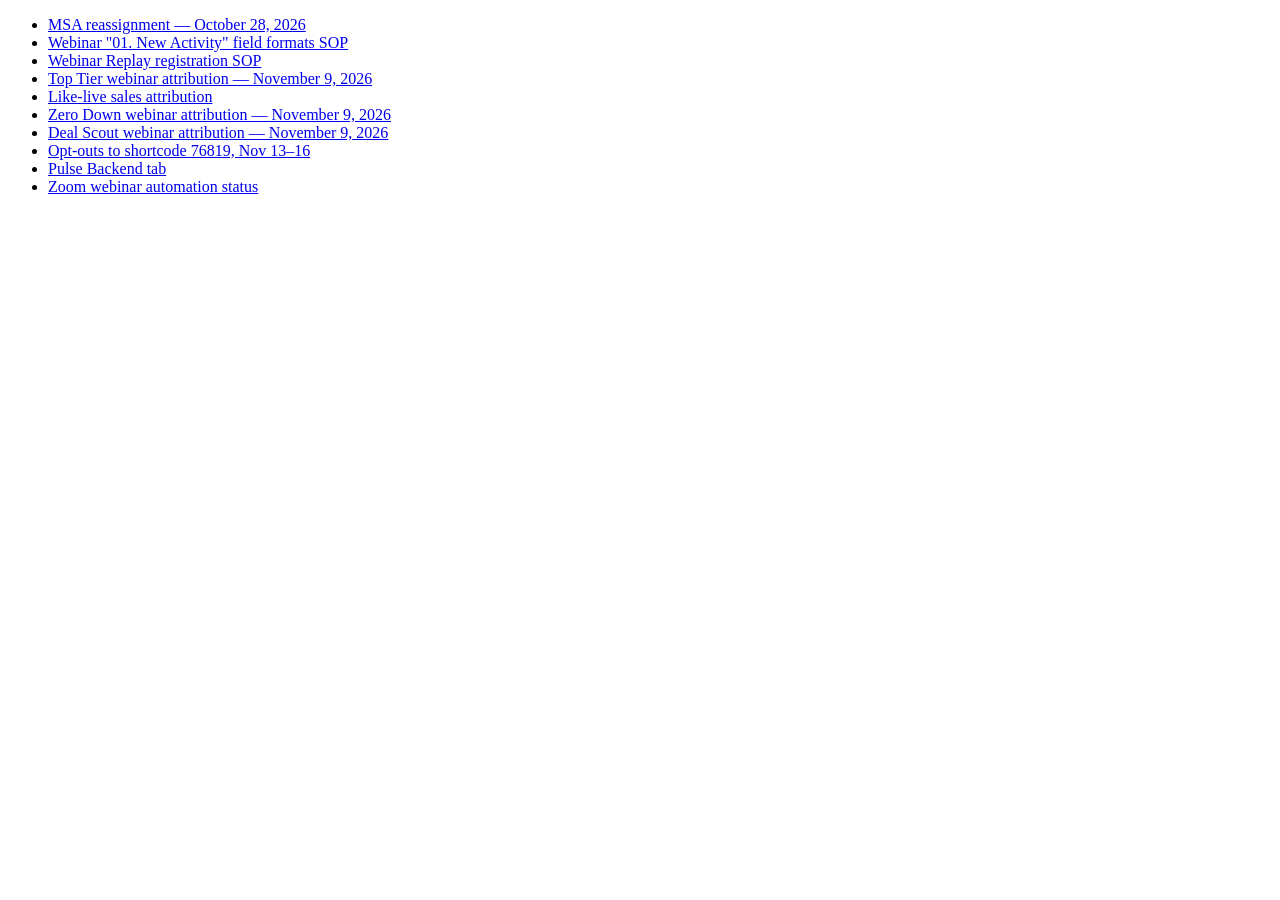
<file: index.html>
<!DOCTYPE html>
<html lang="en"><head><meta charset="utf-8"><title>haileynre</title></head>
<body><ul>
<li><a href="/msa-reassignment/">MSA reassignment — October 28, 2026</a></li>
<li><a href="/webinar-new-activity-formats/">Webinar "01. New Activity" field formats SOP</a></li>
<li><a href="/webinar-replay-registration/">Webinar Replay registration SOP</a></li>
<li><a href="/tc-like-live-attribution/">Top Tier webinar attribution — November 9, 2026</a></li>
<li><a href="/like-live-attribution/">Like-live sales attribution</a></li>
<li><a href="/zdb-like-live-attribution/">Zero Down webinar attribution — November 9, 2026</a></li>
<li><a href="/ds-like-live-attribution/">Deal Scout webinar attribution — November 9, 2026</a></li>
<li><a href="/76819-optouts/">Opt-outs to shortcode 76819, Nov 13–16</a></li>
<li><a href="/pulse-backend-tab/">Pulse Backend tab</a></li>
<li><a href="/nre-webinar-status/">Zoom webinar automation status</a></li>
</ul></body></html>
</file>
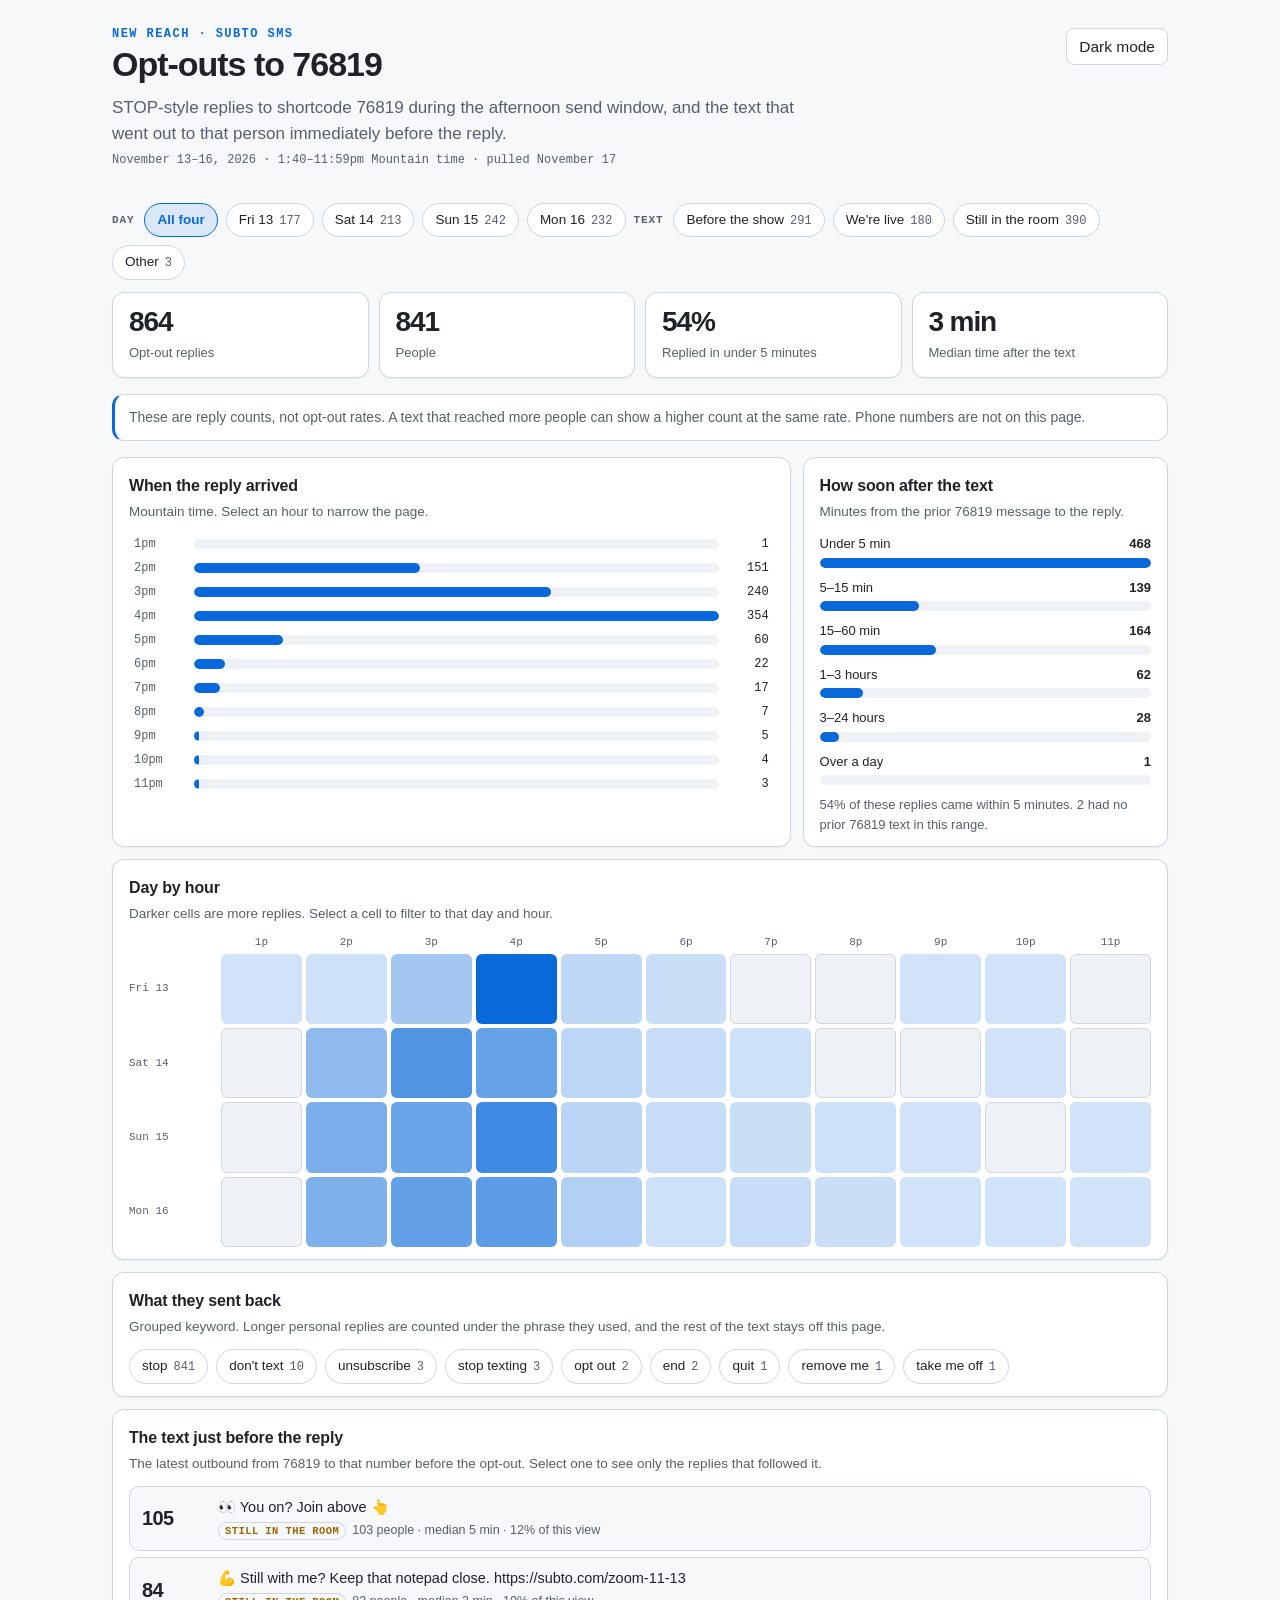
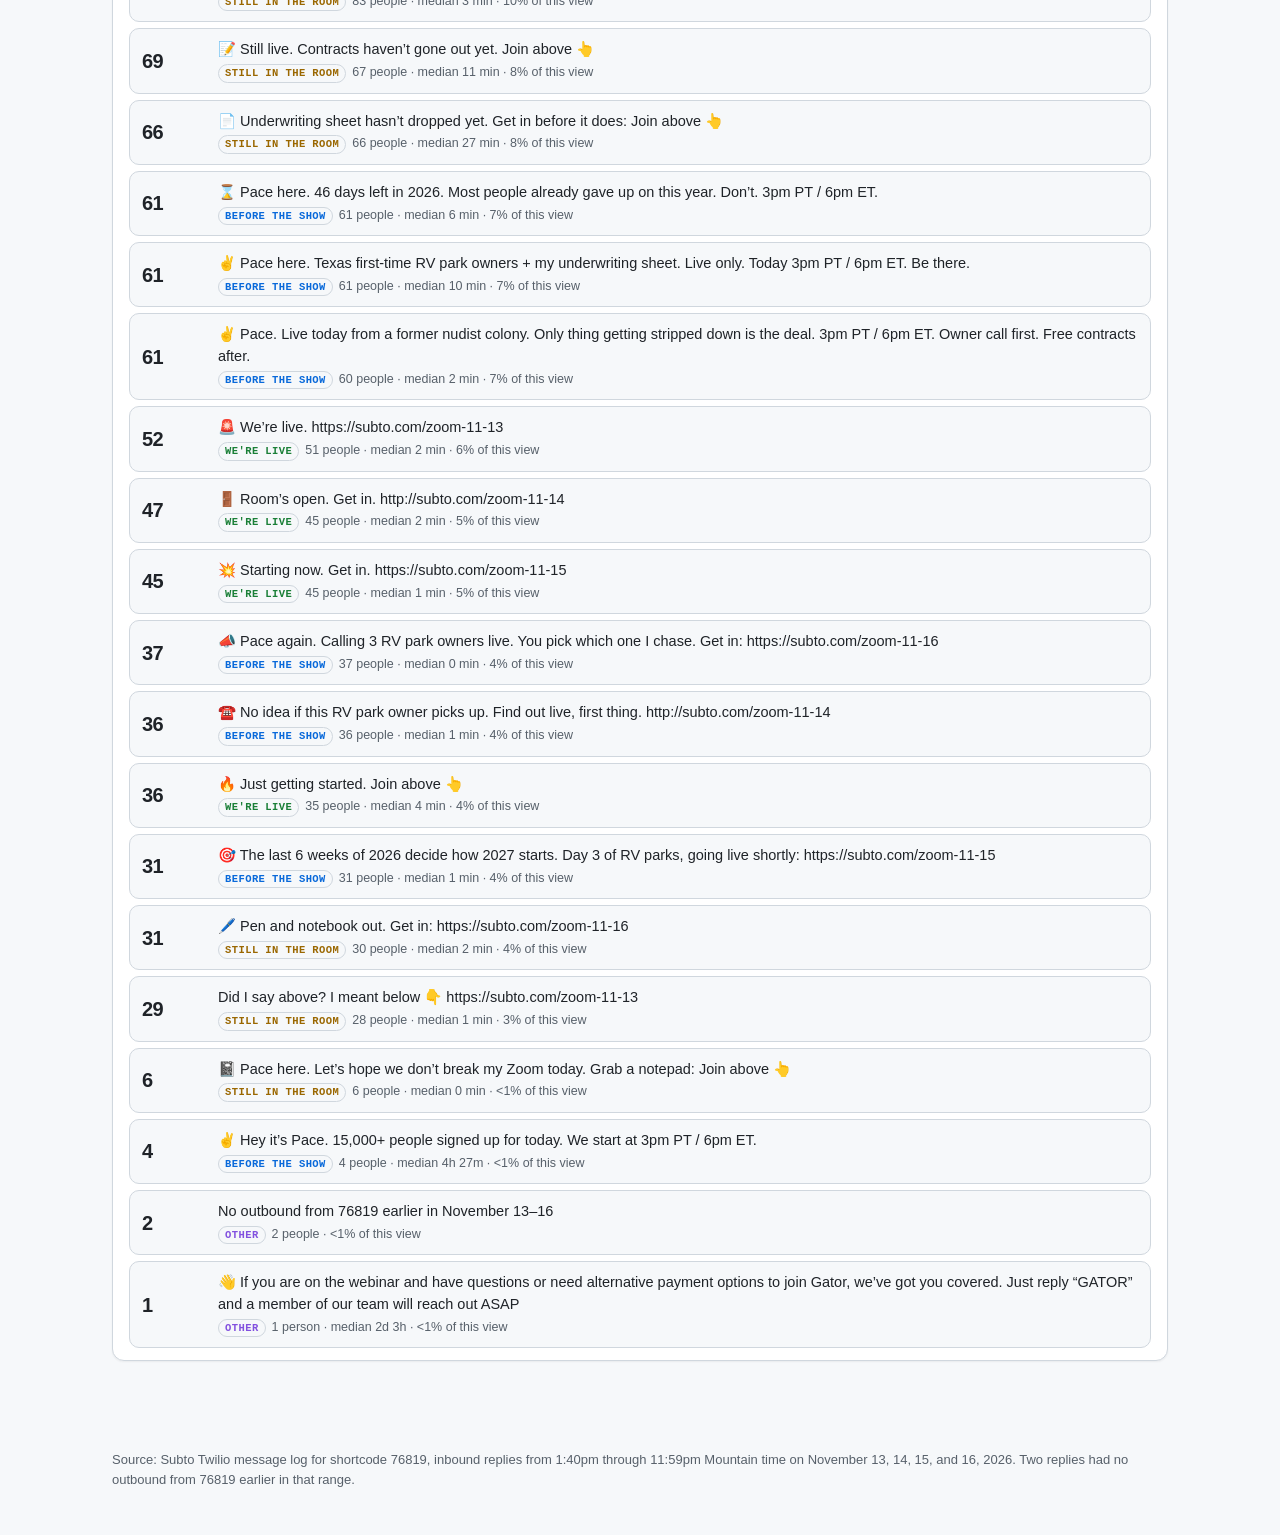
<file: 76819-optouts/index.html>
<!DOCTYPE html>
<html lang="en">
<head>
<meta charset="utf-8">
<meta name="viewport" content="width=device-width, initial-scale=1">
<title>Opt-outs to 76819</title>
<script>
  (function () {
    var t;
    try { t = localStorage.getItem("nre-theme"); } catch (e) {}
    document.documentElement.setAttribute("data-theme", t || "light");
  })();
  function nreToggleTheme() {
    var r = document.documentElement;
    var t = r.getAttribute("data-theme") === "light" ? "dark" : "light";
    r.setAttribute("data-theme", t);
    try { localStorage.setItem("nre-theme", t); } catch (e) {}
    nreThemeLabel();
  }
  function nreThemeLabel() {
    var b = document.getElementById("theme-btn");
    if (!b) return;
    var light = document.documentElement.getAttribute("data-theme") === "light";
    b.textContent = light ? "Dark mode" : "Light mode";
    b.setAttribute("aria-label", light ? "Switch to dark mode" : "Switch to light mode");
  }
  document.addEventListener("DOMContentLoaded", nreThemeLabel);
</script>
<link rel="stylesheet" href="styles.css">
</head>
<body>
<a class="skip" href="#stats">Skip to the numbers</a>
<header class="top">
  <div class="top-in">
    <div>
      <p class="eyebrow">New Reach · Subto SMS</p>
      <h1>Opt-outs to 76819</h1>
    </div>
    <button type="button" id="theme-btn" class="ghost" onclick="nreToggleTheme()">Dark mode</button>
  </div>
  <p class="lede">STOP-style replies to shortcode 76819 during the afternoon send window, and the text that went out to that person immediately before the reply.</p>
  <p class="stamp">November 13–16, 2026 · 1:40–11:59pm Mountain time · pulled November 17</p>
</header>

<main class="wrap">
  <div class="filters" id="filters"></div>
  <p class="active" id="active" hidden></p>

  <section class="stats" id="stats" aria-live="polite"></section>

  <p class="callout">These are reply counts, not opt-out rates. A text that reached more people can show a higher count at the same rate. Phone numbers are not on this page.</p>

  <div class="split">
    <section class="card" aria-labelledby="hours-label">
      <div class="card-head">
        <h2 id="hours-label">When the reply arrived</h2>
        <p>Mountain time. Select an hour to narrow the page.</p>
      </div>
      <div class="hours" id="hours"></div>
    </section>
    <section class="card" aria-labelledby="lag-label">
      <div class="card-head">
        <h2 id="lag-label">How soon after the text</h2>
        <p>Minutes from the prior 76819 message to the reply.</p>
      </div>
      <div id="lag"></div>
    </section>
  </div>

  <section class="card" aria-labelledby="heat-label">
    <div class="card-head">
      <h2 id="heat-label">Day by hour</h2>
      <p>Darker cells are more replies. Select a cell to filter to that day and hour.</p>
    </div>
    <div id="heat"></div>
  </section>

  <section class="card" aria-labelledby="kw-label">
    <div class="card-head">
      <h2 id="kw-label">What they sent back</h2>
      <p>Grouped keyword. Longer personal replies are counted under the phrase they used, and the rest of the text stays off this page.</p>
    </div>
    <div class="chips" id="keywords"></div>
  </section>

  <section class="card" aria-labelledby="tmpl-label">
    <div class="card-head">
      <h2 id="tmpl-label">The text just before the reply</h2>
      <p>The latest outbound from 76819 to that number before the opt-out. Select one to see only the replies that followed it.</p>
    </div>
    <div id="templates"></div>
  </section>
</main>

<footer class="foot">
  <p>Source: Subto Twilio message log for shortcode 76819, inbound replies from 1:40pm through 11:59pm Mountain time on November 13, 14, 15, and 16, 2026. Two replies had no outbound from 76819 earlier in that range.</p>
</footer>

<script src="data.js"></script>
<script src="app.js"></script>
</body>
</html>
</file>
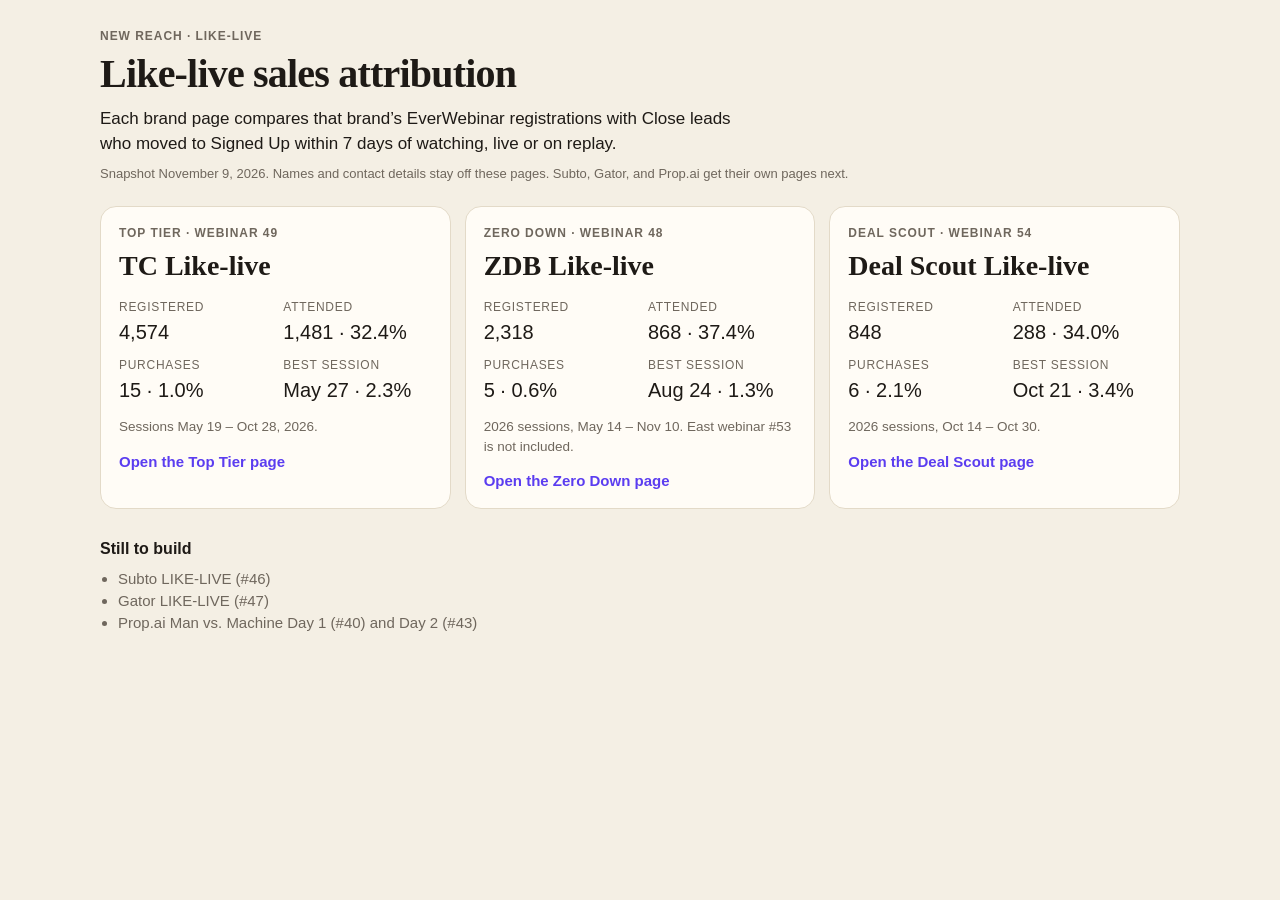
<file: like-live-attribution/index.html>
<!DOCTYPE html>
<html lang="en">
<head>
<meta charset="utf-8">
<meta name="viewport" content="width=device-width, initial-scale=1">
<title>Like-live sales attribution</title>
<style>
  :root {
    --bg: #f4efe4; --card: #fffcf6; --ink: #1e1a16; --muted: #6f675d;
    --line: #e3dac8; --purple: #5b3df0; --chip: #efe8d8;
    color-scheme: light;
  }
  @media (prefers-color-scheme: dark) {
    :root {
      --bg: #141210; --card: #1e1b17; --ink: #f4efe6; --muted: #b3a89a;
      --line: #3a342c; --purple: #9b8cff; --chip: #2a261f;
      color-scheme: dark;
    }
  }
  * { box-sizing: border-box; }
  body {
    margin: 0; background: var(--bg); color: var(--ink);
    font: 15px/1.45 "Avenir Next", "Segoe UI", sans-serif;
    padding: 28px 20px 64px;
  }
  .wrap { max-width: 1080px; margin: 0 auto; }
  .eyebrow { font-size: 12px; letter-spacing: .08em; text-transform: uppercase; color: var(--muted); font-weight: 700; margin: 0 0 8px; }
  h1 {
    font-family: "Iowan Old Style", Palatino, Georgia, serif;
    font-size: 40px; line-height: 1.05; font-weight: 600; margin: 0 0 12px; letter-spacing: -0.02em;
  }
  .lede { max-width: 68ch; margin: 0 0 8px; font-size: 17px; }
  .fine { color: var(--muted); font-size: 13px; margin: 0 0 22px; }
  .cards { display: grid; grid-template-columns: repeat(auto-fit, minmax(260px, 1fr)); gap: 14px; }
  a.card {
    display: block; text-decoration: none; color: inherit; background: var(--card);
    border: 1px solid var(--line); border-radius: 16px; padding: 18px 18px 16px;
  }
  a.card:hover { border-color: var(--purple); }
  .brand { font-size: 12px; letter-spacing: .08em; text-transform: uppercase; color: var(--muted); font-weight: 700; }
  h2 { font-family: "Iowan Old Style", Palatino, Georgia, serif; font-size: 28px; margin: 4px 0 12px; font-weight: 600; }
  dl { display: grid; grid-template-columns: 1fr 1fr; gap: 10px 16px; margin: 0; }
  dt { color: var(--muted); font-size: 12px; letter-spacing: .06em; text-transform: uppercase; }
  dd { margin: 2px 0 0; font-variant-numeric: tabular-nums; font-size: 20px; }
  .note { margin-top: 12px; color: var(--muted); font-size: 13.5px; }
  .open { margin-top: 14px; color: var(--purple); font-weight: 650; }
  h3 { margin: 28px 0 8px; font-size: 16px; }
  ul { margin: 0; padding-left: 18px; color: var(--muted); }
  @media (max-width: 720px) { .cards, dl { grid-template-columns: 1fr; } h1 { font-size: 32px; } }
</style>
</head>
<body>
<div class="wrap">
  <p class="eyebrow">New Reach · Like-live</p>
  <h1>Like-live sales attribution</h1>
  <p class="lede">Each brand page compares that brand’s EverWebinar registrations with Close leads who moved to Signed Up within 7 days of watching, live or on replay.</p>
  <p class="fine">Snapshot November 9, 2026. Names and contact details stay off these pages. Subto, Gator, and Prop.ai get their own pages next.</p>
  <div class="cards">
    <a class="card" href="/tc-like-live-attribution/">
      <div class="brand">Top Tier · webinar 49</div>
      <h2>TC Like-live</h2>
      <dl>
        <div><dt>Registered</dt><dd>4,574</dd></div>
        <div><dt>Attended</dt><dd>1,481 · 32.4%</dd></div>
        <div><dt>Purchases</dt><dd>15 · 1.0%</dd></div>
        <div><dt>Best session</dt><dd>May 27 · 2.3%</dd></div>
      </dl>
      <p class="note">Sessions May 19 – Oct 28, 2026.</p>
      <div class="open">Open the Top Tier page</div>
    </a>
    <a class="card" href="/zdb-like-live-attribution/">
      <div class="brand">Zero Down · webinar 48</div>
      <h2>ZDB Like-live</h2>
      <dl>
        <div><dt>Registered</dt><dd>2,318</dd></div>
        <div><dt>Attended</dt><dd>868 · 37.4%</dd></div>
        <div><dt>Purchases</dt><dd>5 · 0.6%</dd></div>
        <div><dt>Best session</dt><dd>Aug 24 · 1.3%</dd></div>
      </dl>
      <p class="note">2026 sessions, May 14 – Nov 10. East webinar #53 is not included.</p>
      <div class="open">Open the Zero Down page</div>
    </a>
    <a class="card" href="/ds-like-live-attribution/">
      <div class="brand">Deal Scout · webinar 54</div>
      <h2>Deal Scout Like-live</h2>
      <dl>
        <div><dt>Registered</dt><dd>848</dd></div>
        <div><dt>Attended</dt><dd>288 · 34.0%</dd></div>
        <div><dt>Purchases</dt><dd>6 · 2.1%</dd></div>
        <div><dt>Best session</dt><dd>Oct 21 · 3.4%</dd></div>
      </dl>
      <p class="note">2026 sessions, Oct 14 – Oct 30.</p>
      <div class="open">Open the Deal Scout page</div>
    </a>
  </div>
  <h3>Still to build</h3>
  <ul>
    <li>Subto LIKE-LIVE (#46)</li>
    <li>Gator LIKE-LIVE (#47)</li>
    <li>Prop.ai Man vs. Machine Day 1 (#40) and Day 2 (#43)</li>
  </ul>
</div>
</body>
</html>
</file>
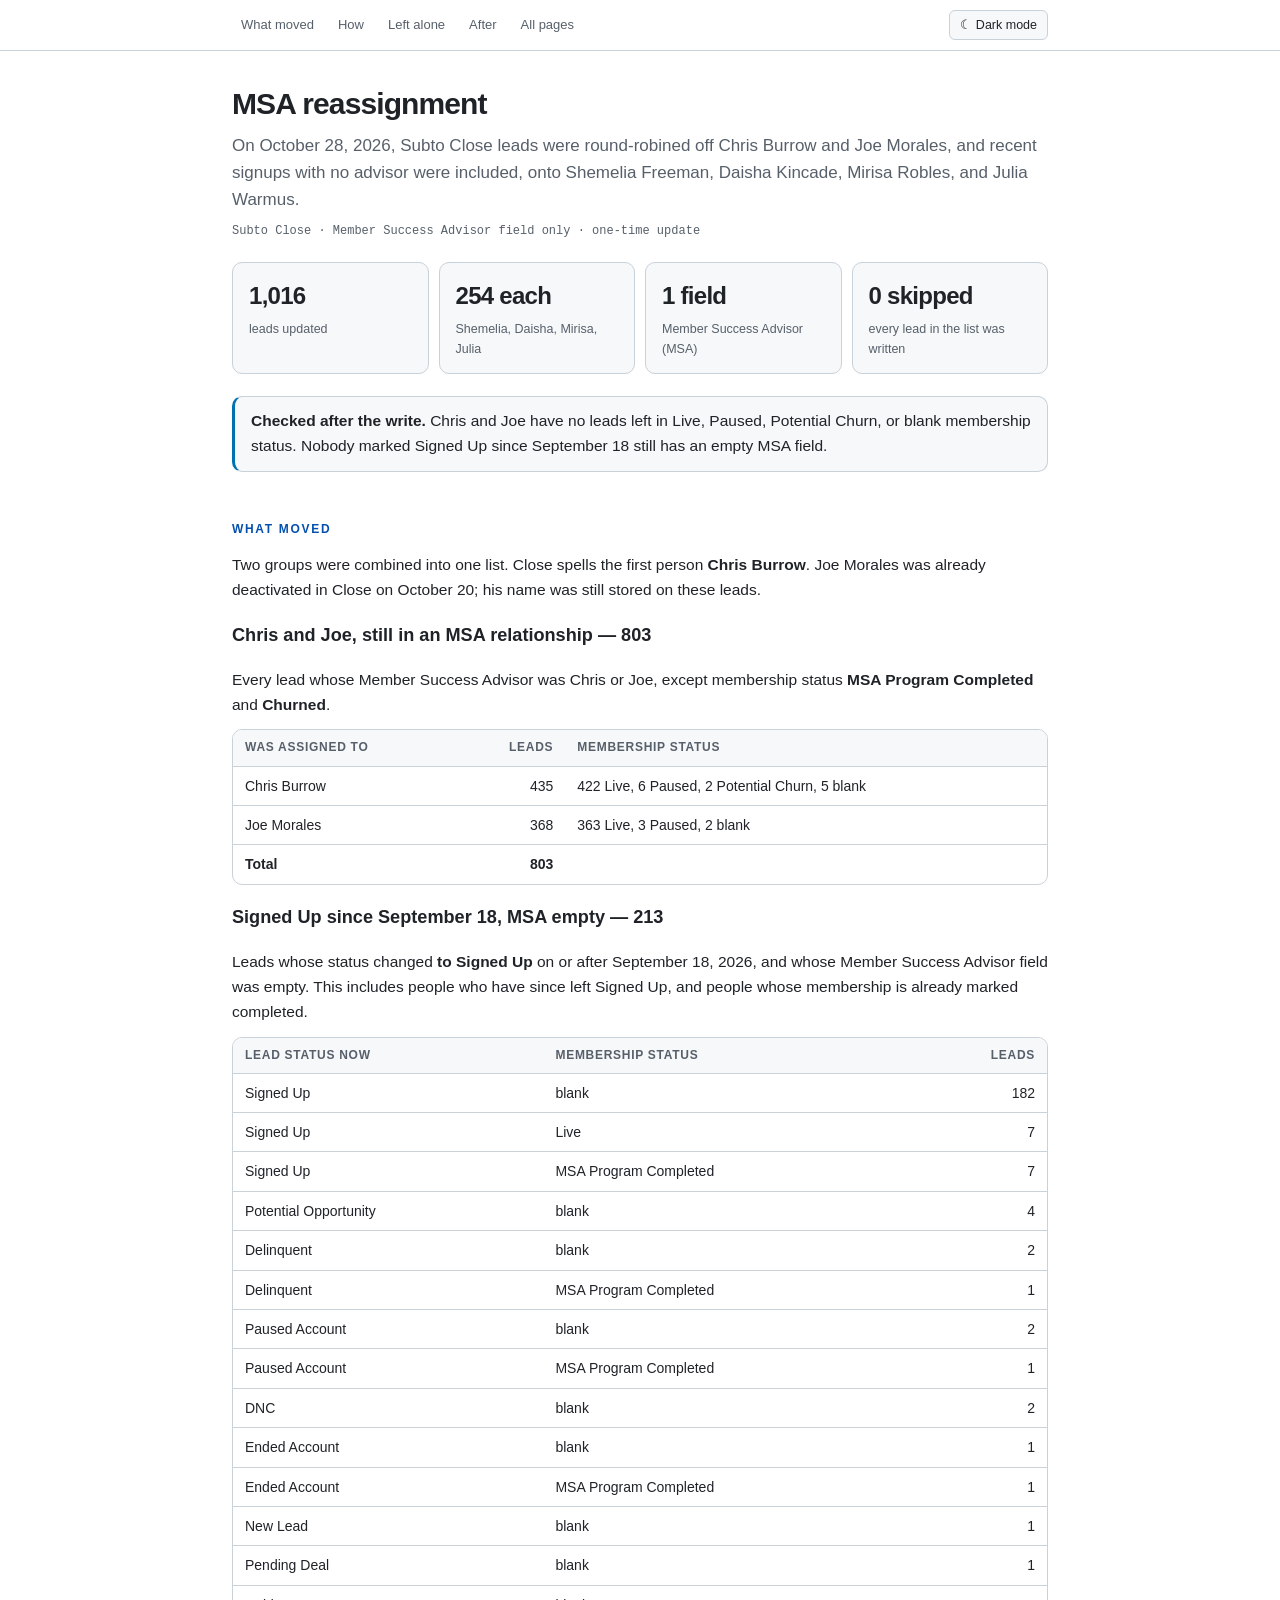
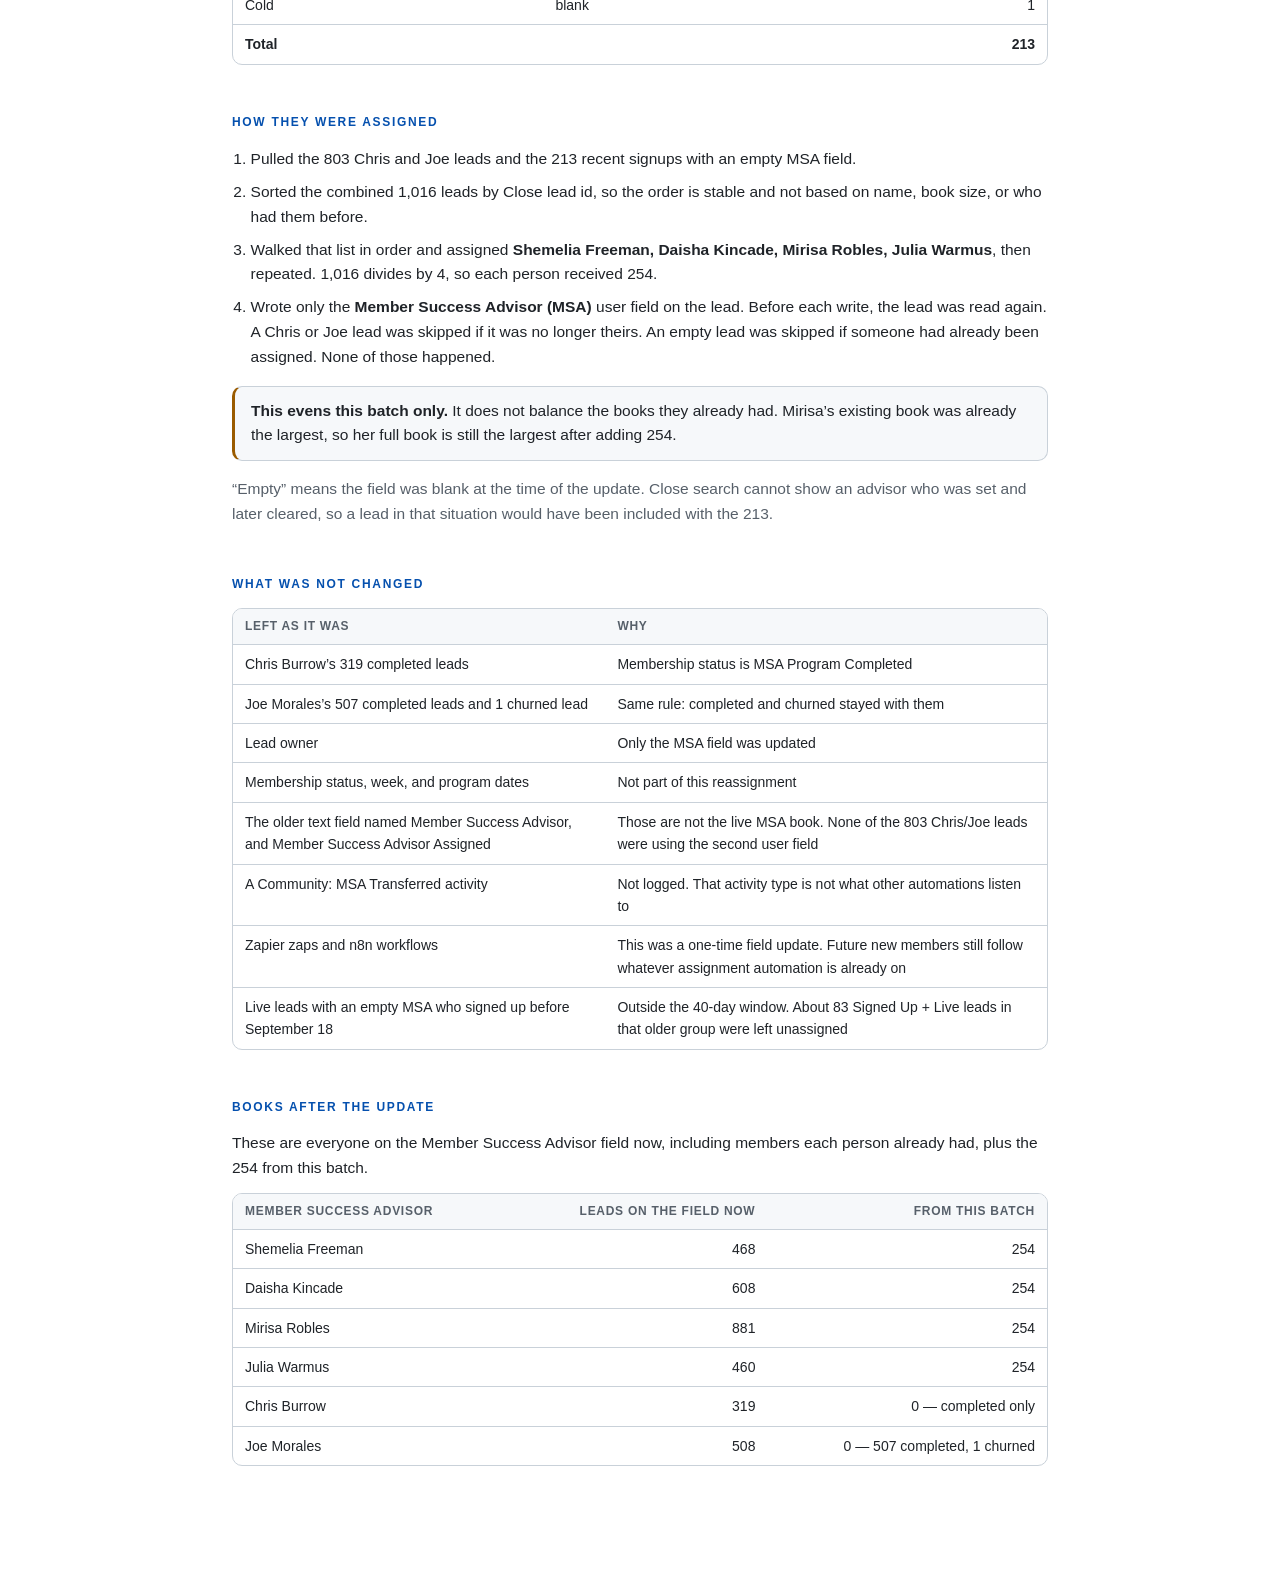
<file: msa-reassignment/index.html>
<!DOCTYPE html>
<html lang="en">
<head>
<meta charset="utf-8">
<meta name="viewport" content="width=device-width, initial-scale=1">
<title>MSA reassignment — October 28, 2026</title>
<script>
  (function(){var t;try{t=localStorage.getItem('nre-theme')}catch(e){}
    document.documentElement.setAttribute('data-theme',t||'light');})();
  function nreToggleTheme(){
    var r=document.documentElement,t=r.getAttribute('data-theme')==='light'?'dark':'light';
    r.setAttribute('data-theme',t);try{localStorage.setItem('nre-theme',t)}catch(e){}
    nreThemeLabel();
  }
  function nreThemeLabel(){
    var b=document.getElementById('theme-btn');if(!b)return;
    var light=document.documentElement.getAttribute('data-theme')==='light';
    b.textContent=light?'☾ Dark mode':'☀ Light mode';
    b.setAttribute('aria-label',light?'Switch to dark mode':'Switch to light mode');
  }
  document.addEventListener('DOMContentLoaded',nreThemeLabel);
</script>
<style>
  :root{
    --bg:#0d1117; --panel:#161b22; --panel2:#1c2333; --line:#30363d;
    --ink:#e6edf3; --dim:#8b949e; --accent:#58a6ff; --accent-dim:rgba(88,166,255,.12);
    --ok:#56b4e9; --warn:#e69f00;
    --font:-apple-system, BlinkMacSystemFont, "Segoe UI", sans-serif;
    --mono:ui-monospace, "SF Mono", Menlo, monospace;
    --radius:10px;
  }
  :root[data-theme="light"]{
    --bg:#ffffff; --panel:#f6f8fa; --panel2:#eef1f5; --line:#c9d1d9;
    --ink:#1f2328; --dim:#57606a; --accent:#0550ae; --accent-dim:rgba(5,80,174,.10);
    --ok:#0072b2; --warn:#9a5b00;
  }
  *{box-sizing:border-box}
  html{scroll-behavior:smooth;scroll-padding-top:70px}
  html,body{margin:0;background:var(--bg);color:var(--ink);font:15.5px/1.6 var(--font)}
  .topbar{position:sticky;top:0;z-index:10;background:var(--bg);border-bottom:1px solid var(--line)}
  .topbar .in{max-width:860px;margin:0 auto;padding:10px 22px;display:flex;gap:6px;flex-wrap:wrap;align-items:center}
  .topbar a{font-size:13px;color:var(--dim);text-decoration:none;padding:4px 9px;border-radius:6px}
  .topbar a:hover{background:var(--panel2);color:var(--ink)}
  .topbar .spacer{flex:1}
  button{font:inherit;cursor:pointer}
  #theme-btn{font-size:12.5px;background:var(--panel);color:var(--ink);border:1px solid var(--line);border-radius:6px;padding:4px 10px}
  .wrap{max-width:860px;margin:0 auto;padding:36px 22px 110px}
  h1{font-size:30px;letter-spacing:-.03em;line-height:1.15;margin:0 0 10px}
  .lede{font-size:17px;color:var(--dim);margin:0 0 10px}
  .stamp{font:12px/1.4 var(--mono);color:var(--dim)}
  h2{font-size:12px;text-transform:uppercase;letter-spacing:.14em;color:var(--accent);margin:48px 0 14px;font-weight:700}
  p{margin:8px 0}
  .dim{color:var(--dim)}
  a{color:var(--accent)}
  code{font-family:var(--mono);font-size:.85em;background:var(--panel2);border:1px solid var(--line);border-radius:5px;padding:1px 6px}
  .callout{background:var(--panel);border:1px solid var(--line);border-left:3px solid var(--accent);border-radius:var(--radius);padding:12px 16px;margin:16px 0}
  .callout.warn{border-left-color:var(--warn)}
  .callout.ok{border-left-color:var(--ok)}
  .stats{display:grid;grid-template-columns:repeat(auto-fit,minmax(150px,1fr));gap:10px;margin:22px 0}
  .stat{background:var(--panel);border:1px solid var(--line);border-radius:var(--radius);padding:14px 16px}
  .stat b{display:block;font-size:24px;letter-spacing:-.03em}
  .stat span{display:block;font-size:12.5px;color:var(--dim);margin-top:4px}
  .tbl{overflow-x:auto;border:1px solid var(--line);border-radius:var(--radius);margin:12px 0}
  table{border-collapse:collapse;width:100%;font-size:14px}
  th,td{text-align:left;padding:8px 12px;border-bottom:1px solid var(--line);vertical-align:top}
  th{background:var(--panel);font-size:12px;text-transform:uppercase;letter-spacing:.06em;color:var(--dim);font-weight:700}
  tr:last-child td{border-bottom:0}
  td.num,th.num{text-align:right;font-variant-numeric:tabular-nums}
  ol.steps{padding-left:1.2em}
  ol.steps li{margin:8px 0}
  @media print{.topbar{display:none}}
</style>
</head>
<body>

<nav class="topbar"><div class="in">
  <a href="#moved">What moved</a>
  <a href="#how">How</a>
  <a href="#left">Left alone</a>
  <a href="#after">After</a>
  <a href="/">All pages</a>
  <span class="spacer"></span>
  <button id="theme-btn" onclick="nreToggleTheme()">☾ Dark mode</button>
</div></nav>

<main class="wrap">

<header>
  <h1>MSA reassignment</h1>
  <p class="lede">On October 28, 2026, Subto Close leads were round-robined off Chris Burrow and Joe Morales, and recent signups with no advisor were included, onto Shemelia Freeman, Daisha Kincade, Mirisa Robles, and Julia Warmus.</p>
  <p class="stamp">Subto Close · Member Success Advisor field only · one-time update</p>
</header>

<div class="stats">
  <div class="stat"><b>1,016</b><span>leads updated</span></div>
  <div class="stat"><b>254 each</b><span>Shemelia, Daisha, Mirisa, Julia</span></div>
  <div class="stat"><b>1 field</b><span>Member Success Advisor (MSA)</span></div>
  <div class="stat"><b>0 skipped</b><span>every lead in the list was written</span></div>
</div>

<div class="callout ok"><b>Checked after the write.</b> Chris and Joe have no leads left in Live, Paused, Potential Churn, or blank membership status. Nobody marked Signed Up since September 18 still has an empty MSA field.</div>

<h2 id="moved">What moved</h2>
<p>Two groups were combined into one list. Close spells the first person <b>Chris Burrow</b>. Joe Morales was already deactivated in Close on October 20; his name was still stored on these leads.</p>

<h3>Chris and Joe, still in an MSA relationship — 803</h3>
<p>Every lead whose Member Success Advisor was Chris or Joe, except membership status <b>MSA Program Completed</b> and <b>Churned</b>.</p>
<div class="tbl"><table>
  <tr><th>Was assigned to</th><th class="num">Leads</th><th>Membership status</th></tr>
  <tr><td>Chris Burrow</td><td class="num">435</td><td>422 Live, 6 Paused, 2 Potential Churn, 5 blank</td></tr>
  <tr><td>Joe Morales</td><td class="num">368</td><td>363 Live, 3 Paused, 2 blank</td></tr>
  <tr><td><b>Total</b></td><td class="num"><b>803</b></td><td></td></tr>
</table></div>

<h3>Signed Up since September 18, MSA empty — 213</h3>
<p>Leads whose status changed <b>to Signed Up</b> on or after September 18, 2026, and whose Member Success Advisor field was empty. This includes people who have since left Signed Up, and people whose membership is already marked completed.</p>
<div class="tbl"><table>
  <tr><th>Lead status now</th><th>Membership status</th><th class="num">Leads</th></tr>
  <tr><td>Signed Up</td><td>blank</td><td class="num">182</td></tr>
  <tr><td>Signed Up</td><td>Live</td><td class="num">7</td></tr>
  <tr><td>Signed Up</td><td>MSA Program Completed</td><td class="num">7</td></tr>
  <tr><td>Potential Opportunity</td><td>blank</td><td class="num">4</td></tr>
  <tr><td>Delinquent</td><td>blank</td><td class="num">2</td></tr>
  <tr><td>Delinquent</td><td>MSA Program Completed</td><td class="num">1</td></tr>
  <tr><td>Paused Account</td><td>blank</td><td class="num">2</td></tr>
  <tr><td>Paused Account</td><td>MSA Program Completed</td><td class="num">1</td></tr>
  <tr><td>DNC</td><td>blank</td><td class="num">2</td></tr>
  <tr><td>Ended Account</td><td>blank</td><td class="num">1</td></tr>
  <tr><td>Ended Account</td><td>MSA Program Completed</td><td class="num">1</td></tr>
  <tr><td>New Lead</td><td>blank</td><td class="num">1</td></tr>
  <tr><td>Pending Deal</td><td>blank</td><td class="num">1</td></tr>
  <tr><td>Cold</td><td>blank</td><td class="num">1</td></tr>
  <tr><td><b>Total</b></td><td></td><td class="num"><b>213</b></td></tr>
</table></div>

<h2 id="how">How they were assigned</h2>
<ol class="steps">
  <li>Pulled the 803 Chris and Joe leads and the 213 recent signups with an empty MSA field.</li>
  <li>Sorted the combined 1,016 leads by Close lead id, so the order is stable and not based on name, book size, or who had them before.</li>
  <li>Walked that list in order and assigned <b>Shemelia Freeman, Daisha Kincade, Mirisa Robles, Julia Warmus</b>, then repeated. 1,016 divides by 4, so each person received 254.</li>
  <li>Wrote only the <b>Member Success Advisor (MSA)</b> user field on the lead. Before each write, the lead was read again. A Chris or Joe lead was skipped if it was no longer theirs. An empty lead was skipped if someone had already been assigned. None of those happened.</li>
</ol>
<div class="callout warn"><b>This evens this batch only.</b> It does not balance the books they already had. Mirisa’s existing book was already the largest, so her full book is still the largest after adding 254.</div>
<p class="dim">“Empty” means the field was blank at the time of the update. Close search cannot show an advisor who was set and later cleared, so a lead in that situation would have been included with the 213.</p>

<h2 id="left">What was not changed</h2>
<div class="tbl"><table>
  <tr><th>Left as it was</th><th>Why</th></tr>
  <tr><td>Chris Burrow’s 319 completed leads</td><td>Membership status is MSA Program Completed</td></tr>
  <tr><td>Joe Morales’s 507 completed leads and 1 churned lead</td><td>Same rule: completed and churned stayed with them</td></tr>
  <tr><td>Lead owner</td><td>Only the MSA field was updated</td></tr>
  <tr><td>Membership status, week, and program dates</td><td>Not part of this reassignment</td></tr>
  <tr><td>The older text field named Member Success Advisor, and Member Success Advisor Assigned</td><td>Those are not the live MSA book. None of the 803 Chris/Joe leads were using the second user field</td></tr>
  <tr><td>A Community: MSA Transferred activity</td><td>Not logged. That activity type is not what other automations listen to</td></tr>
  <tr><td>Zapier zaps and n8n workflows</td><td>This was a one-time field update. Future new members still follow whatever assignment automation is already on</td></tr>
  <tr><td>Live leads with an empty MSA who signed up before September 18</td><td>Outside the 40-day window. About 83 Signed Up + Live leads in that older group were left unassigned</td></tr>
</table></div>

<h2 id="after">Books after the update</h2>
<p>These are everyone on the Member Success Advisor field now, including members each person already had, plus the 254 from this batch.</p>
<div class="tbl"><table>
  <tr><th>Member Success Advisor</th><th class="num">Leads on the field now</th><th class="num">From this batch</th></tr>
  <tr><td>Shemelia Freeman</td><td class="num">468</td><td class="num">254</td></tr>
  <tr><td>Daisha Kincade</td><td class="num">608</td><td class="num">254</td></tr>
  <tr><td>Mirisa Robles</td><td class="num">881</td><td class="num">254</td></tr>
  <tr><td>Julia Warmus</td><td class="num">460</td><td class="num">254</td></tr>
  <tr><td>Chris Burrow</td><td class="num">319</td><td class="num">0 — completed only</td></tr>
  <tr><td>Joe Morales</td><td class="num">508</td><td class="num">0 — 507 completed, 1 churned</td></tr>
</table></div>

</main>
</body>
</html>
</file>
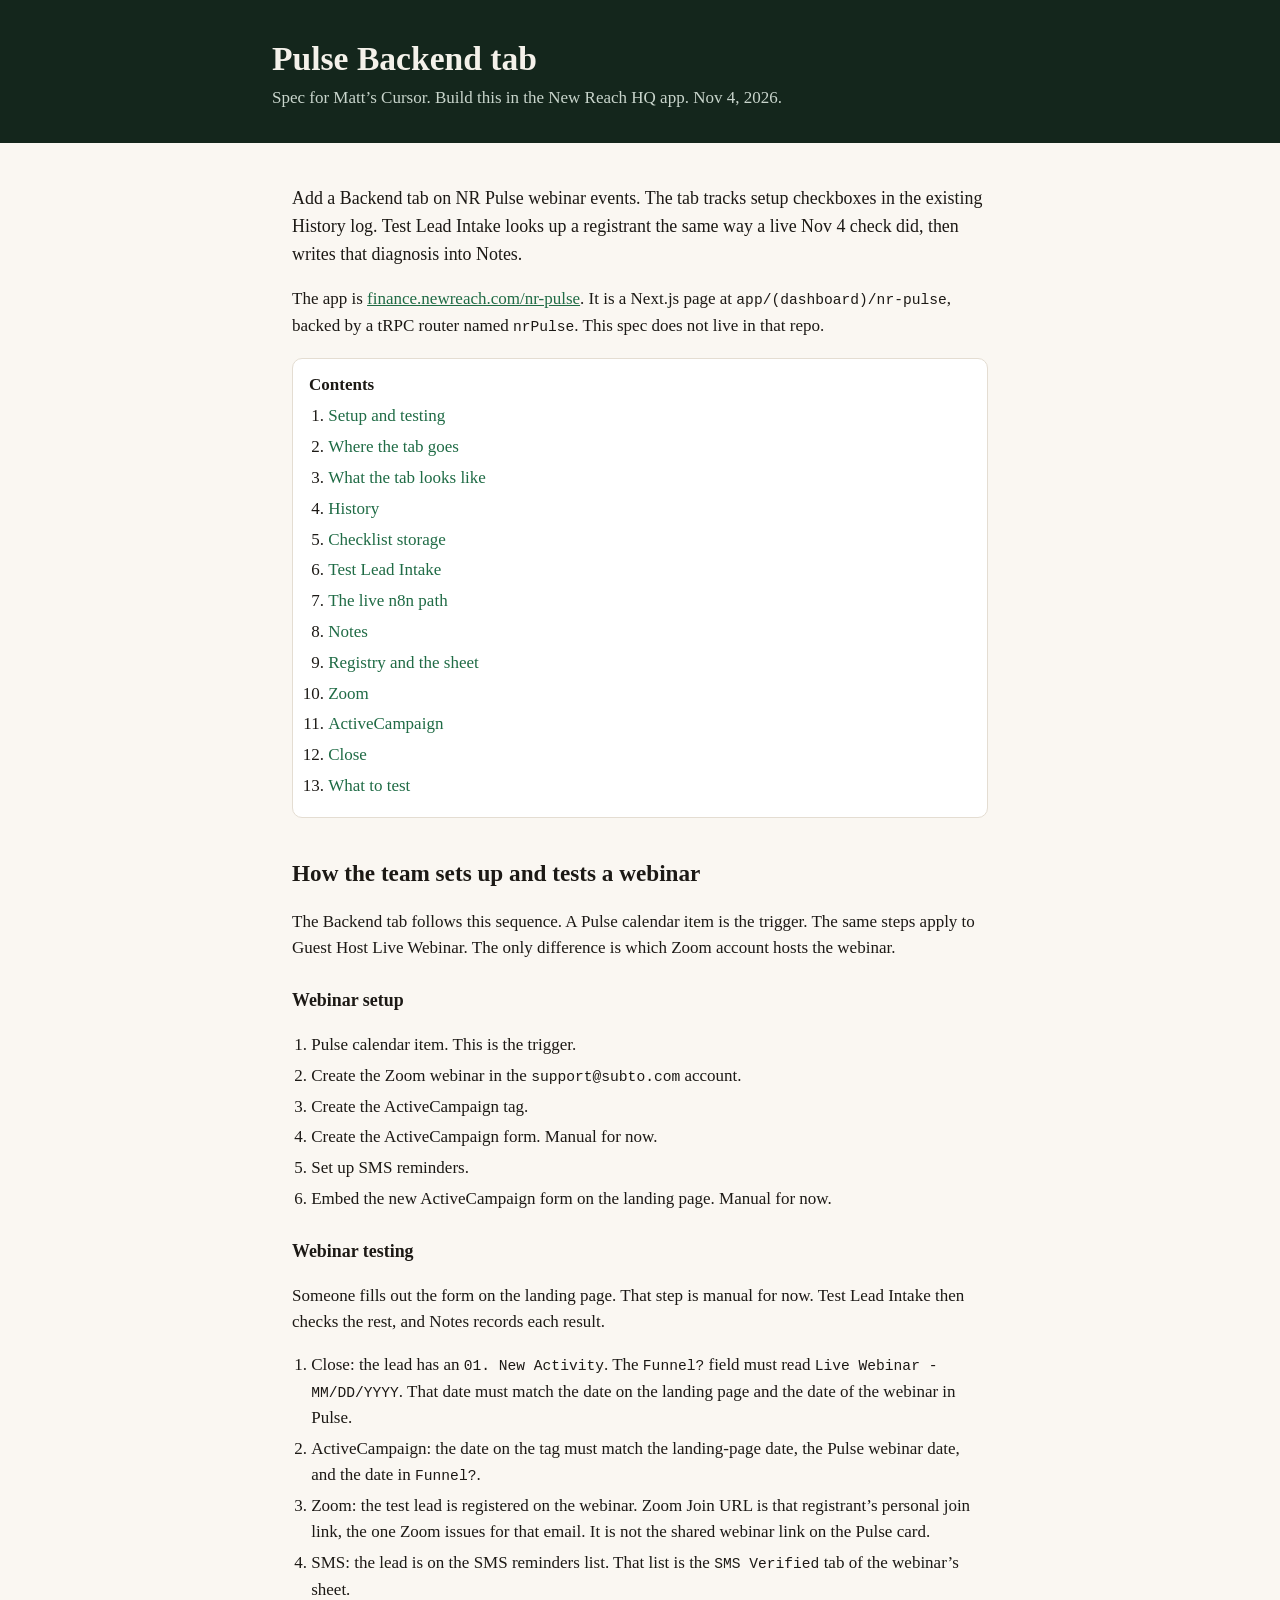
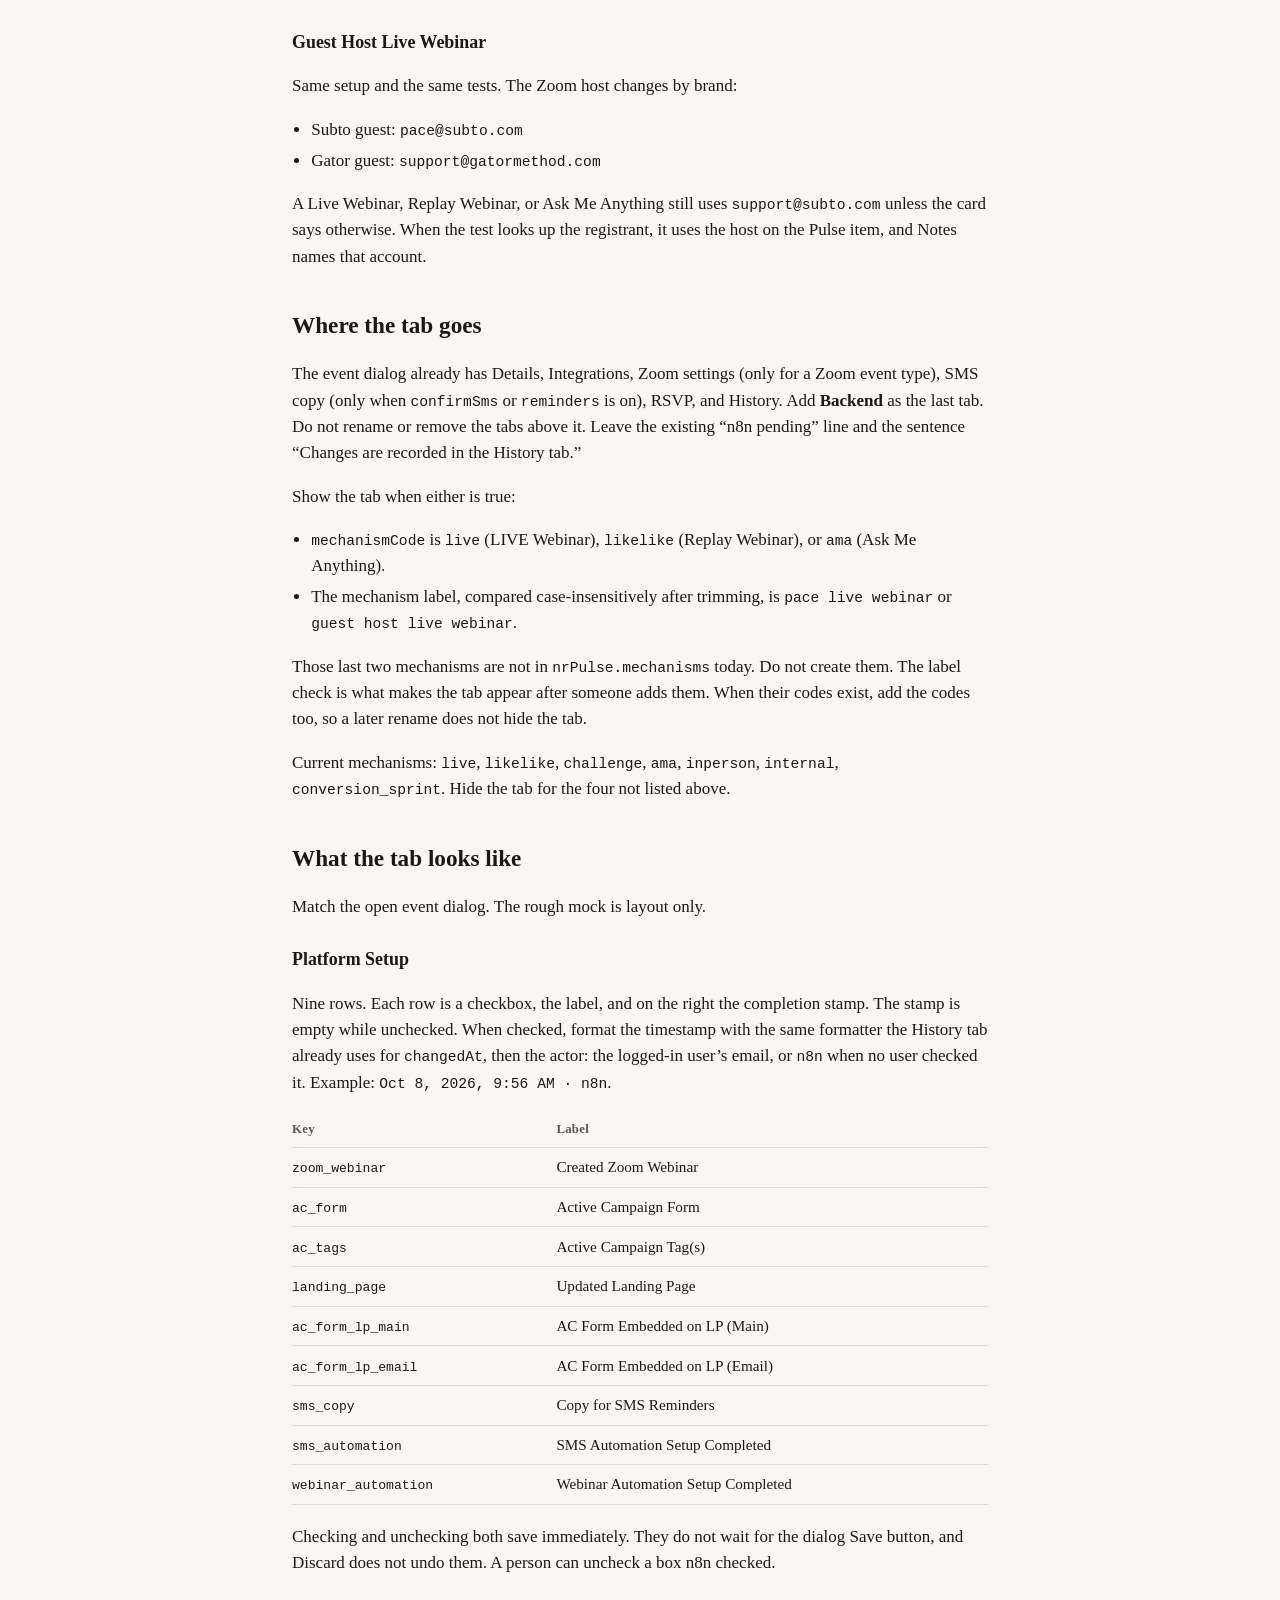
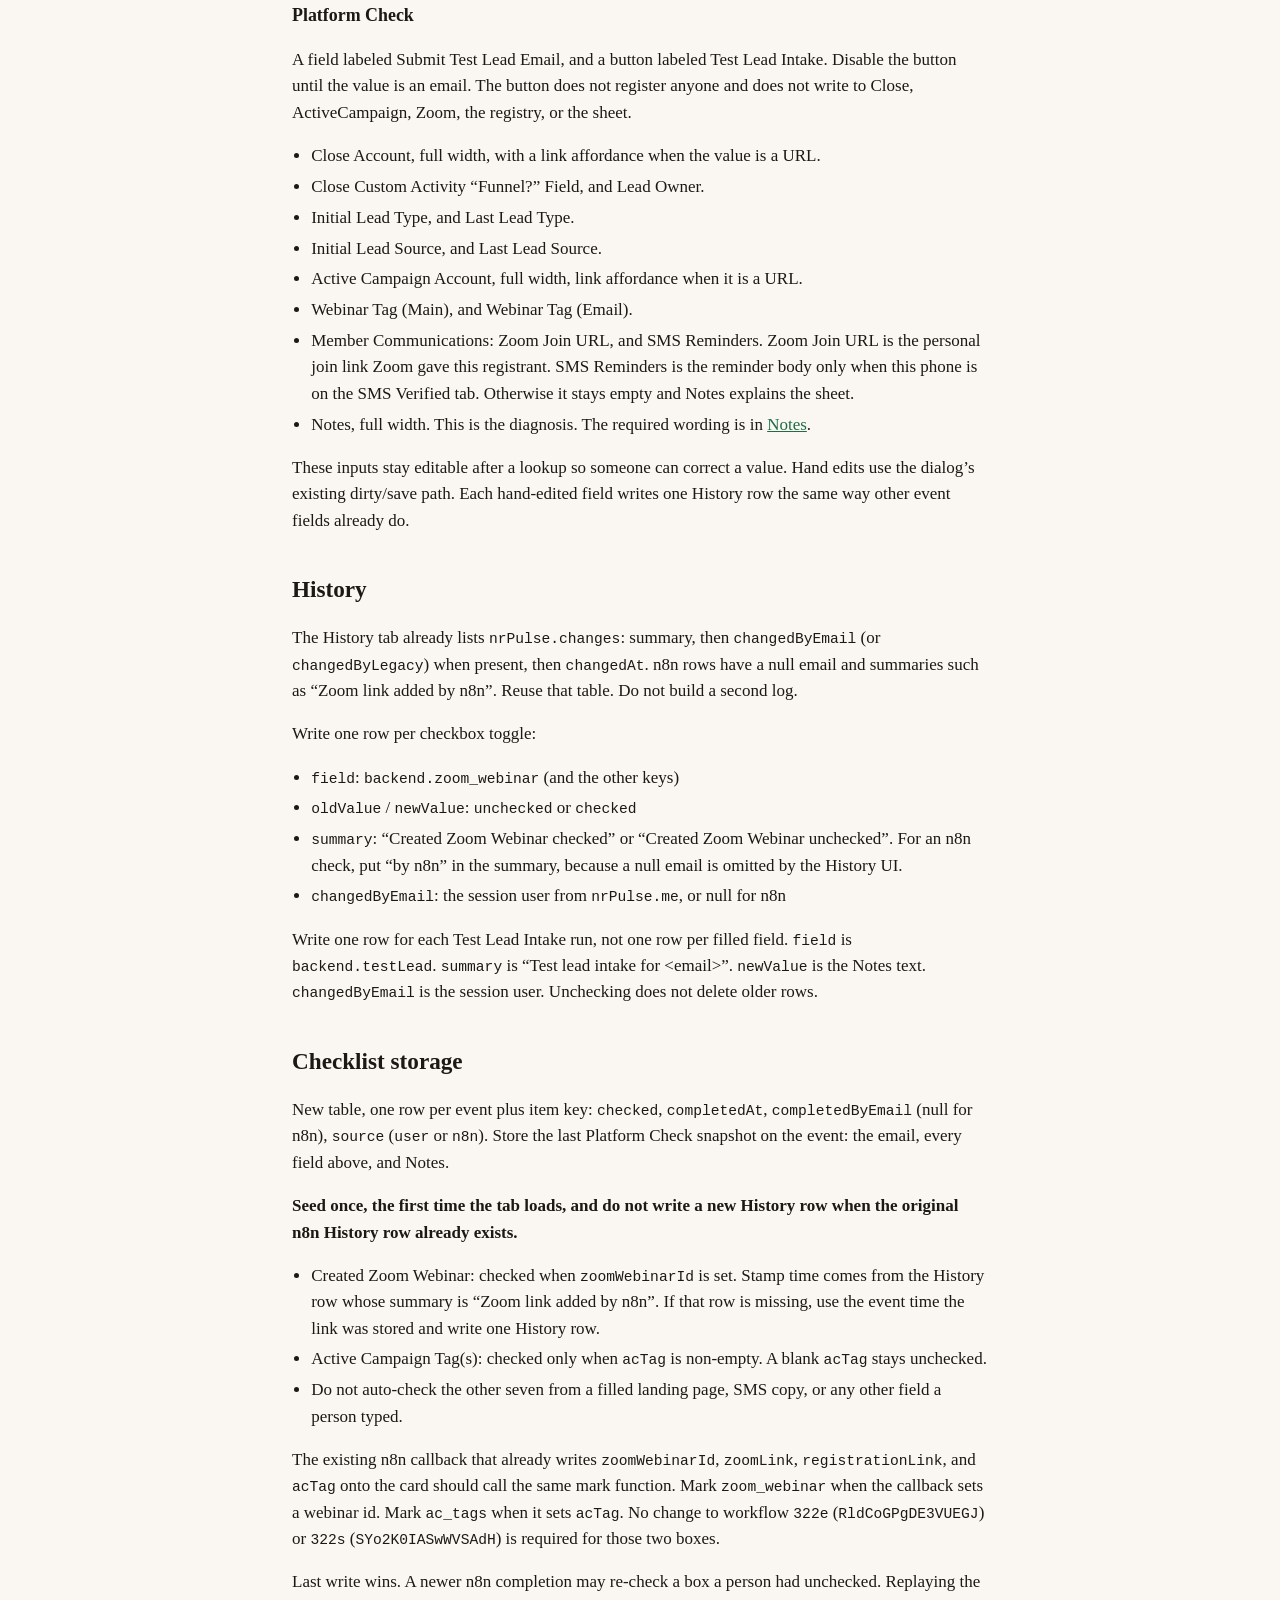
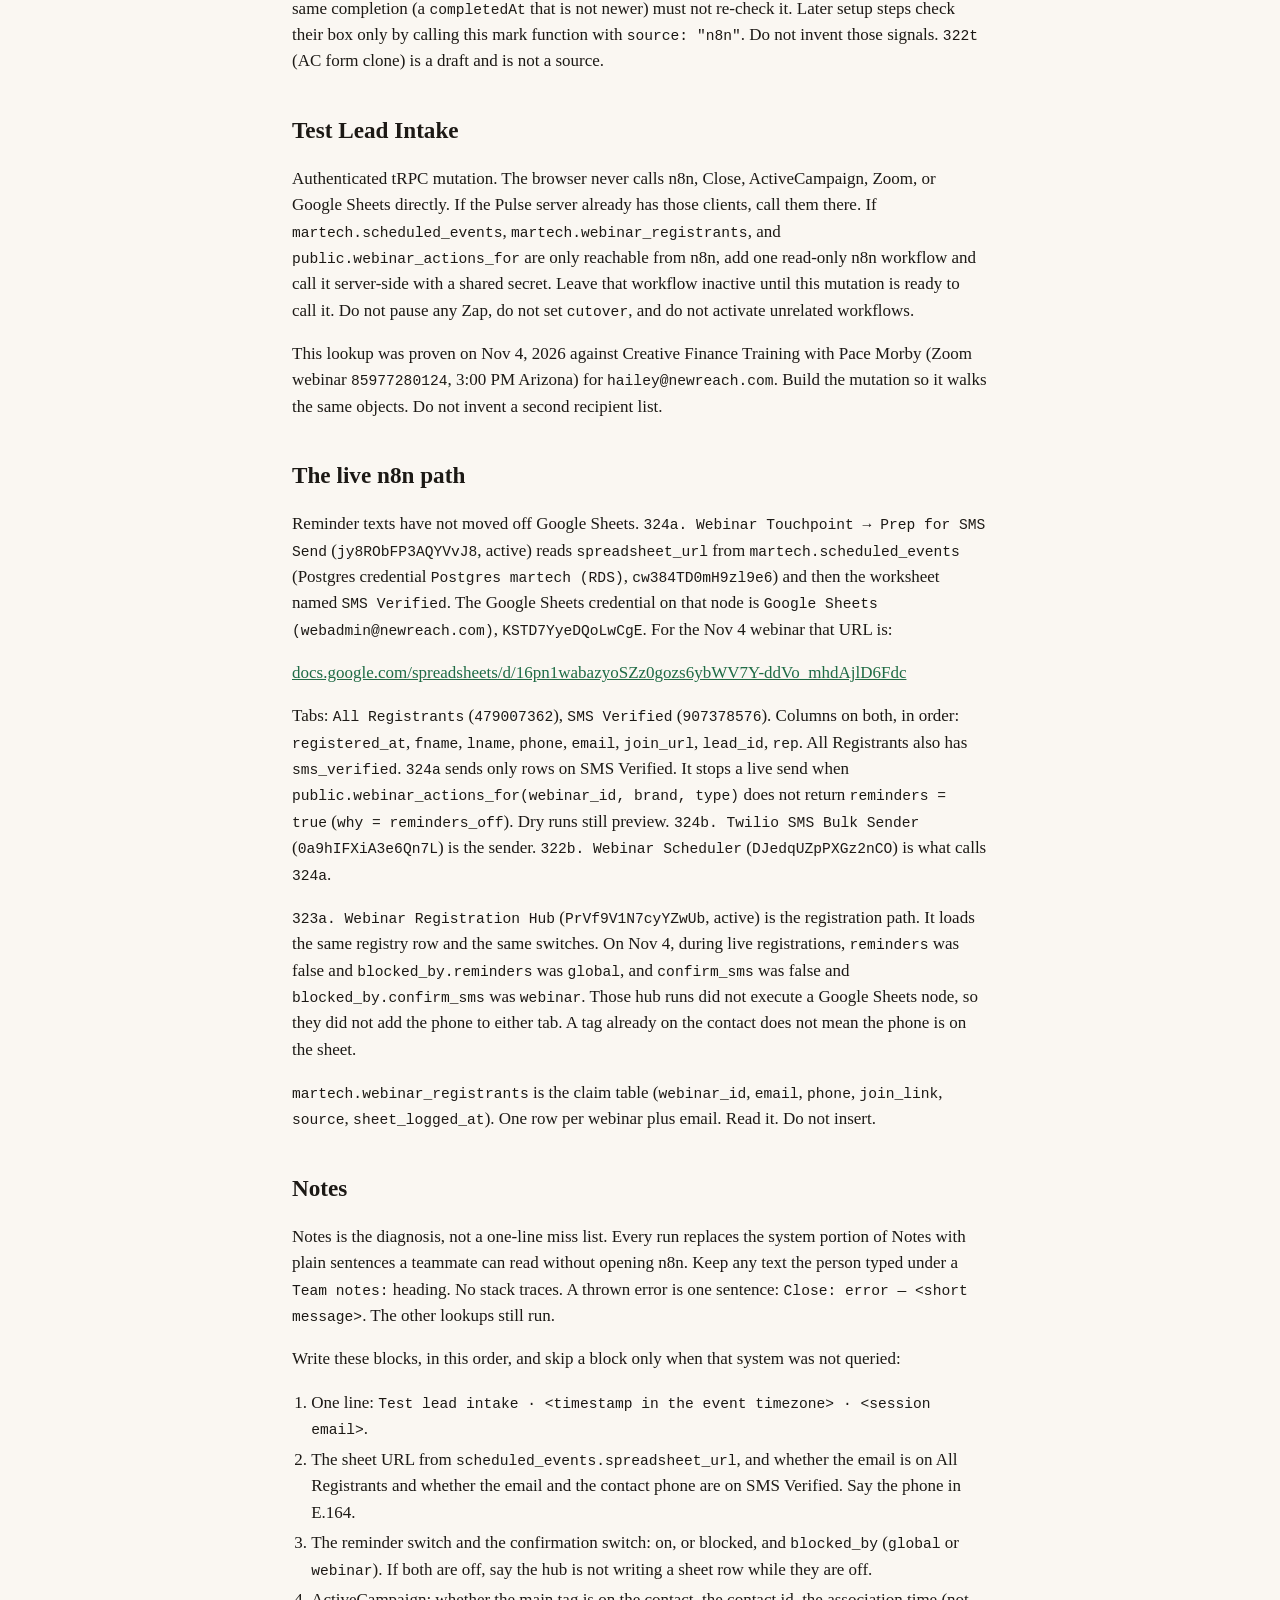
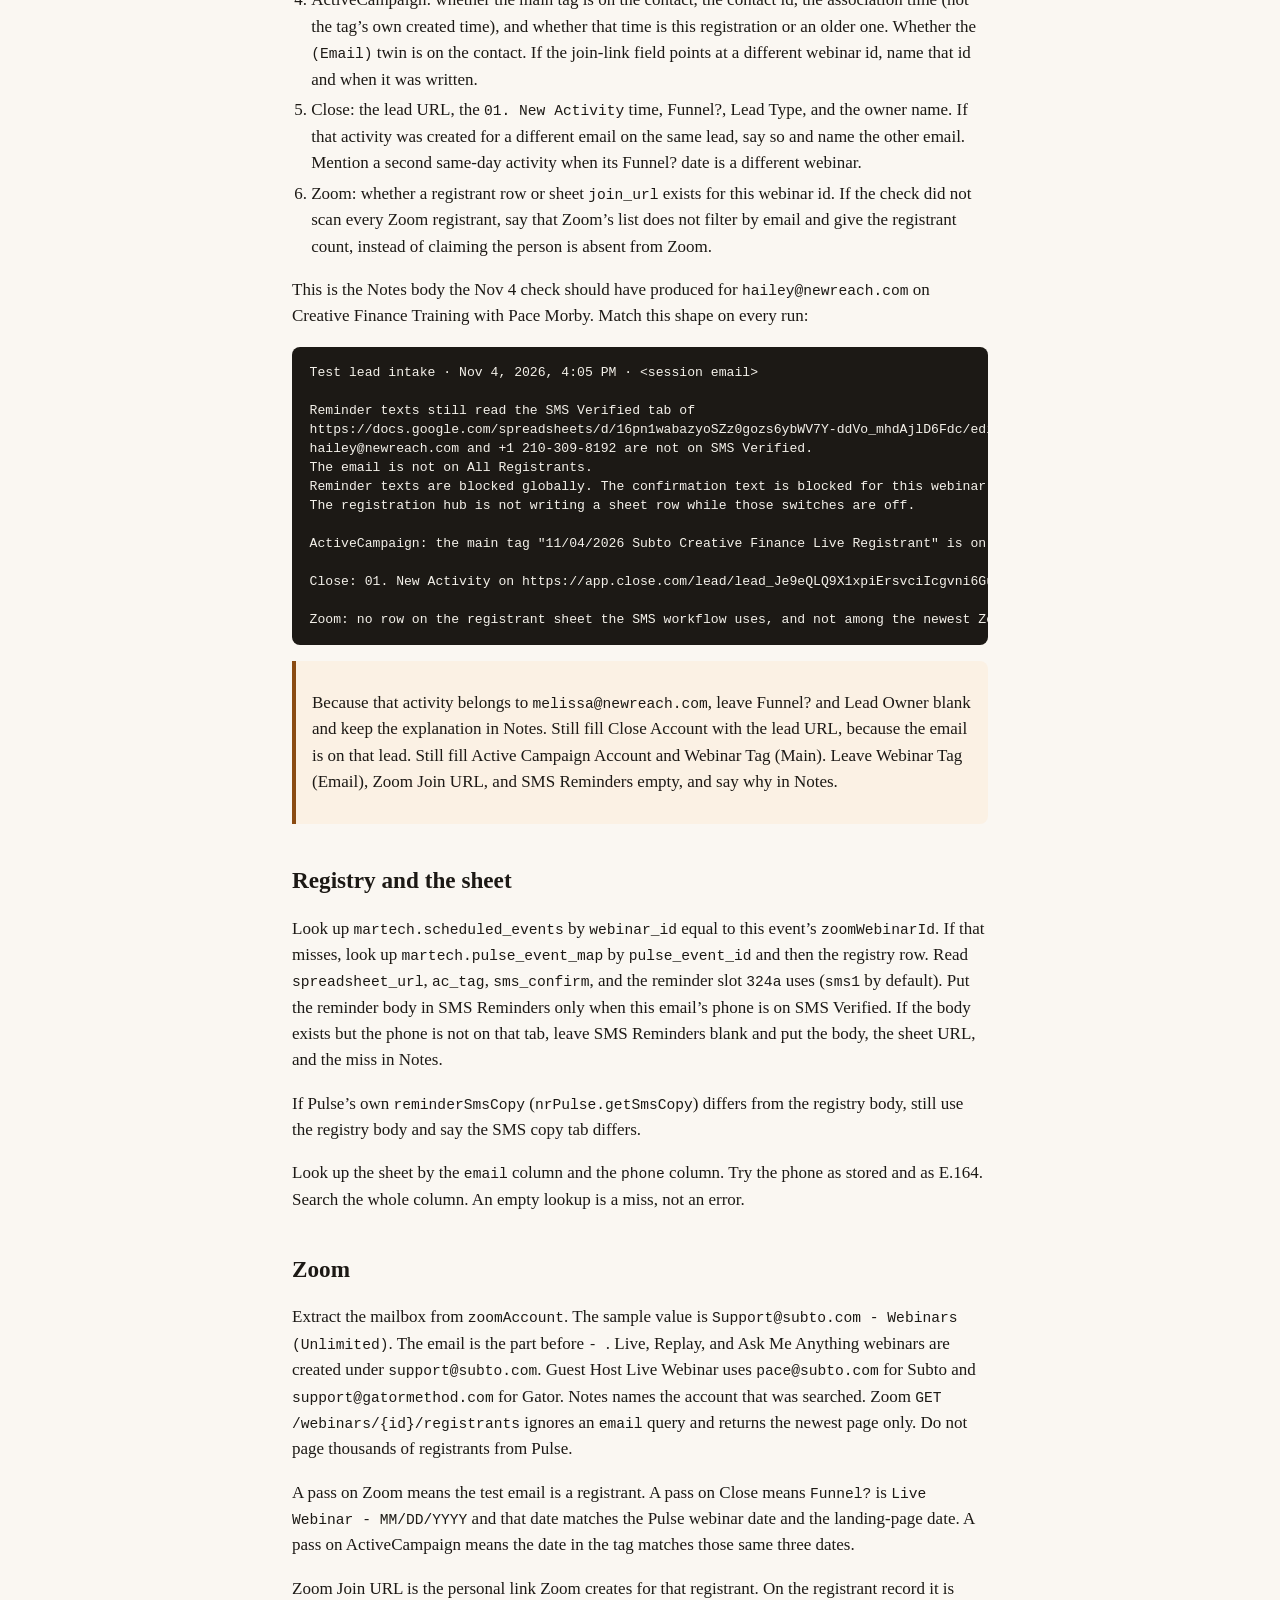
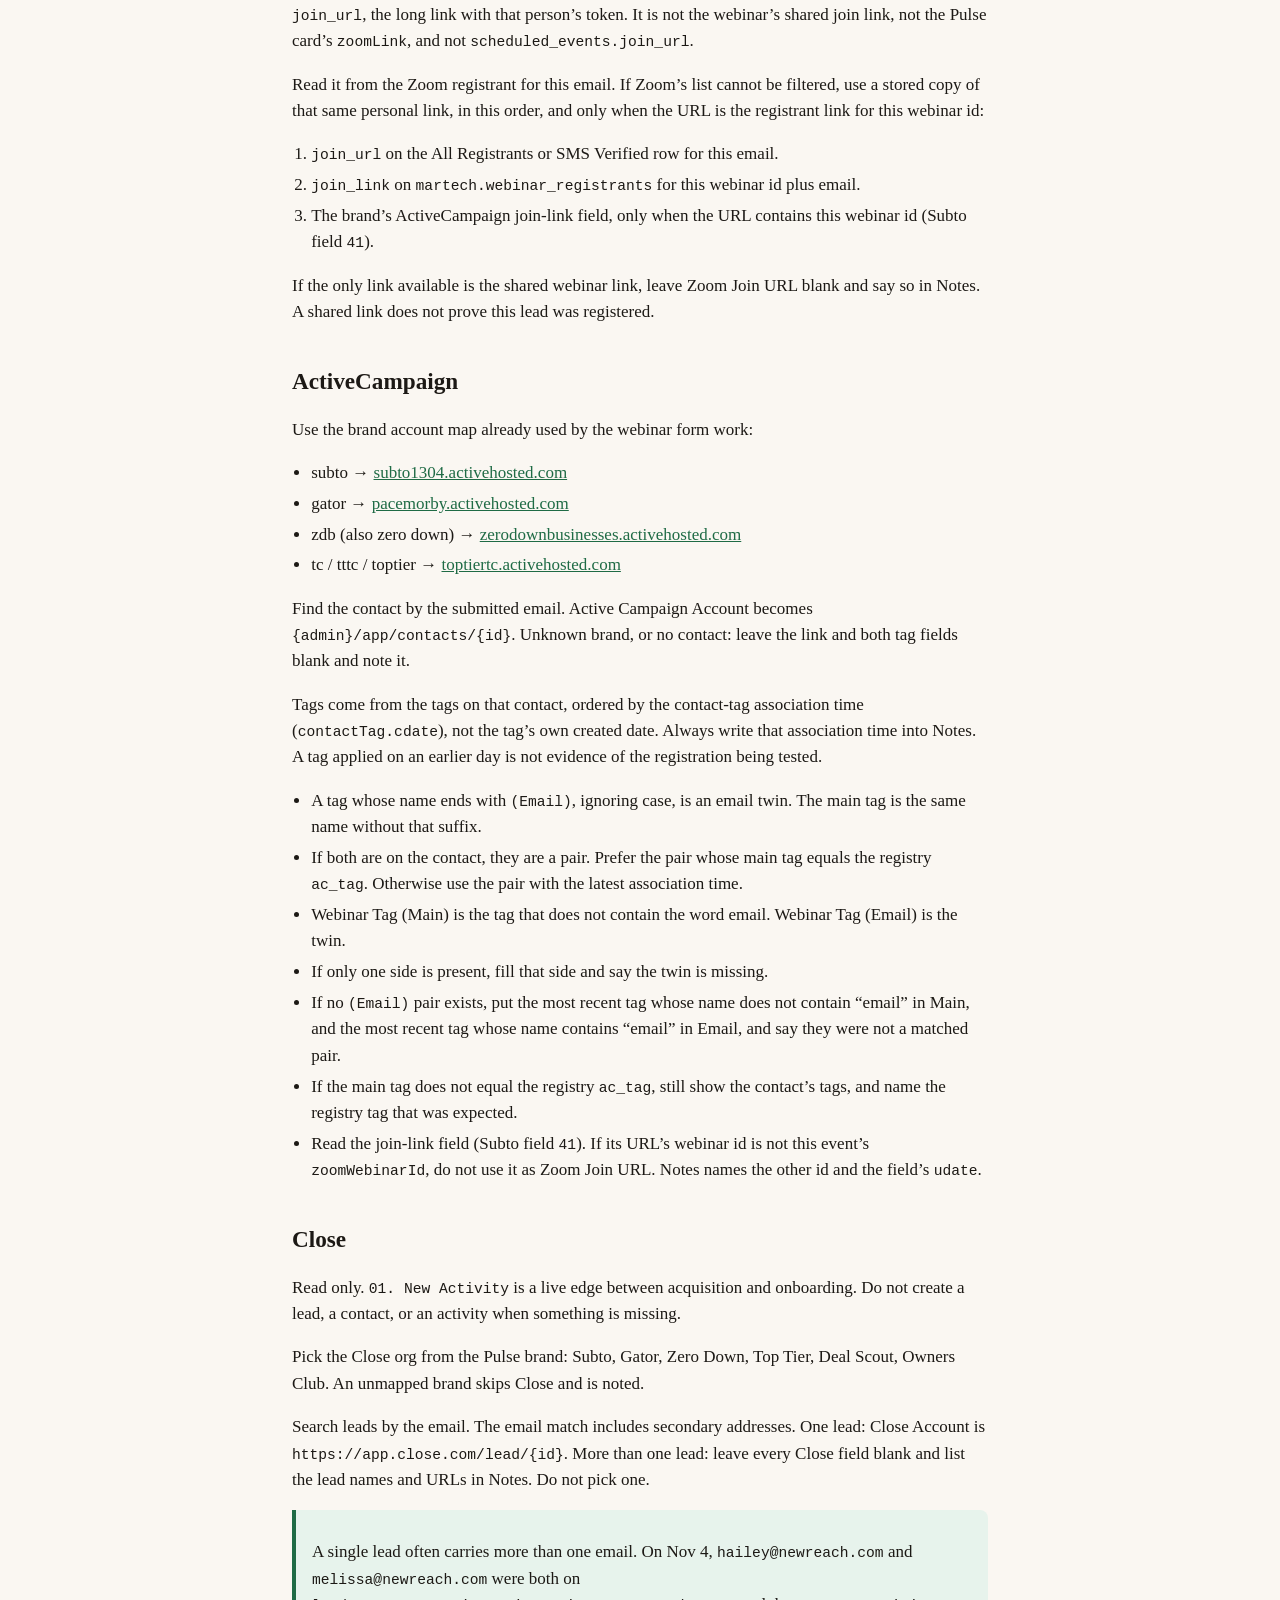
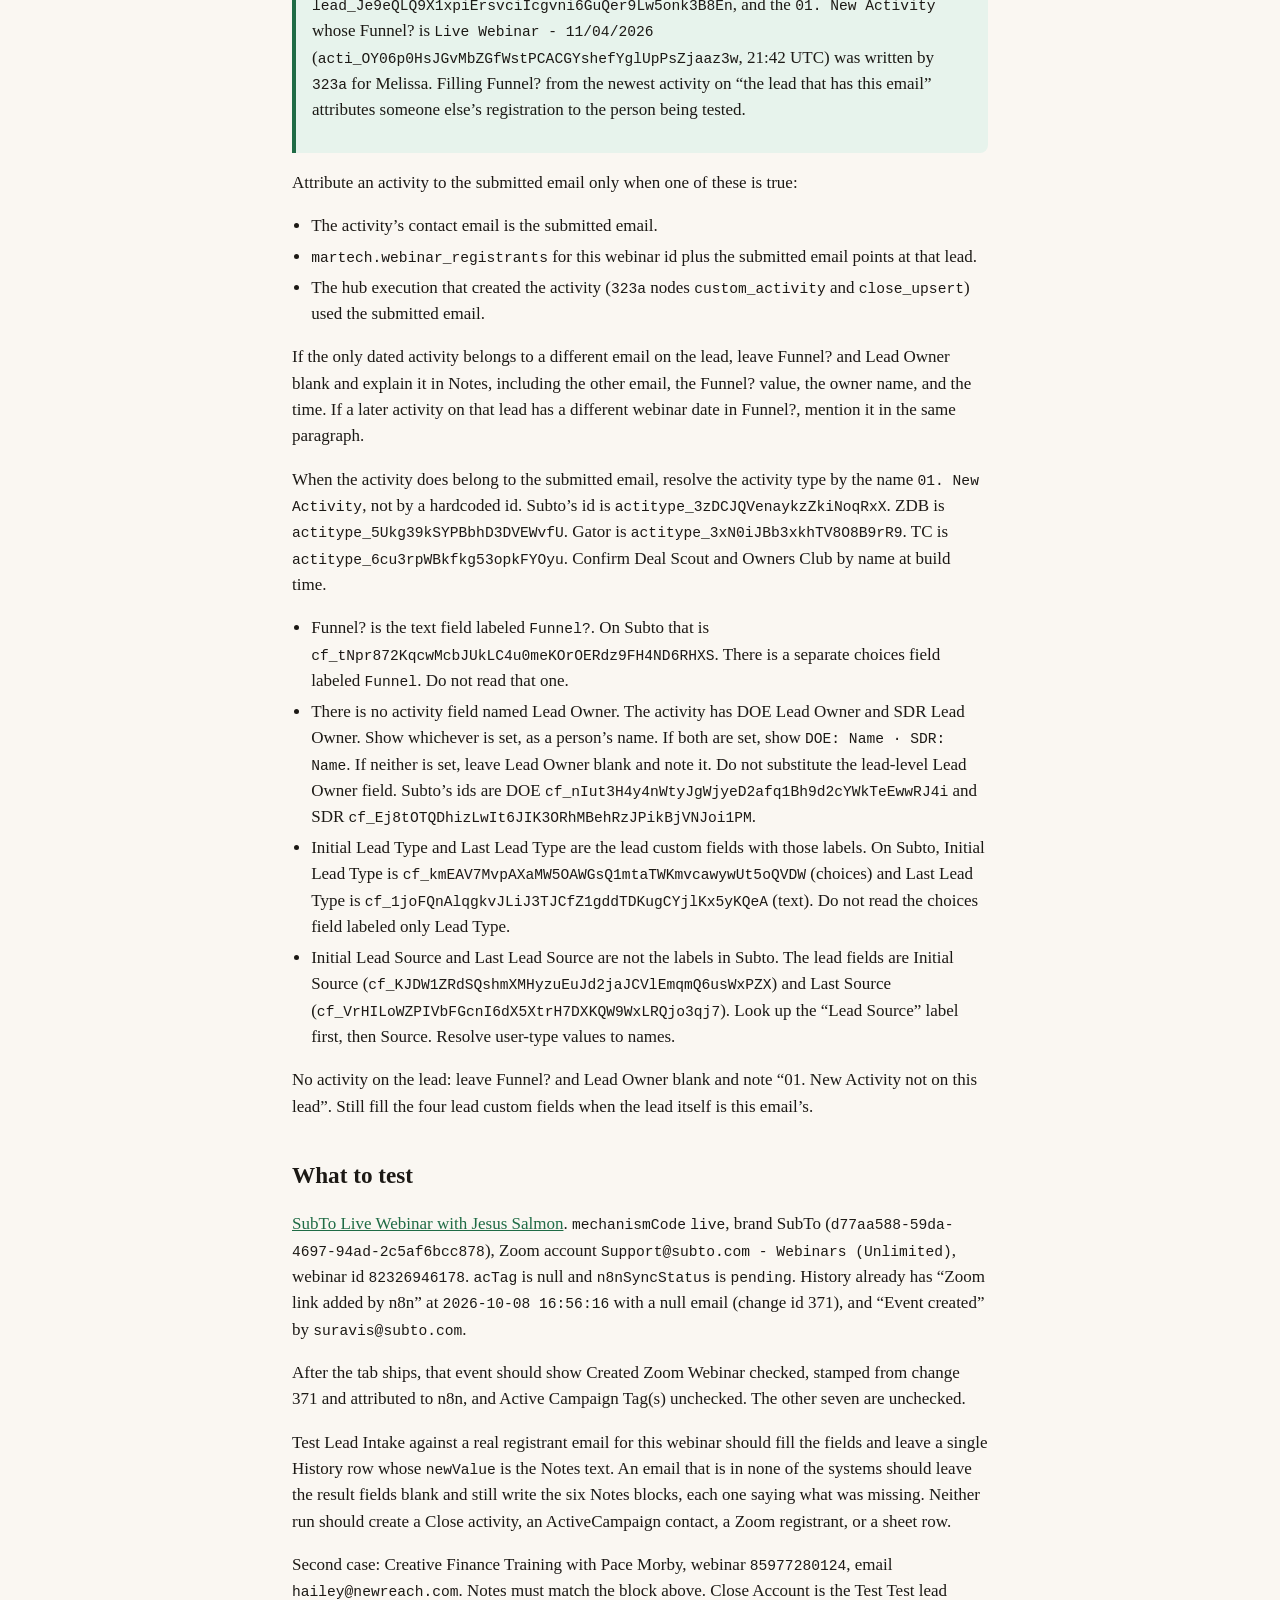
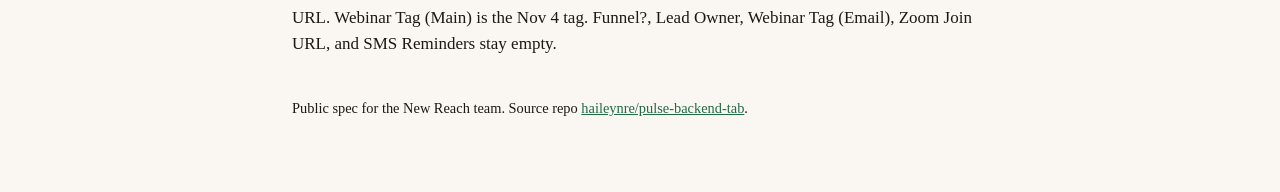
<file: pulse-backend-tab/index.html>
<!DOCTYPE html>
<html lang="en">
<head>
<meta charset="utf-8">
<meta name="viewport" content="width=device-width, initial-scale=1">
<title>Pulse Backend tab</title>
<style>
  :root {
    --ink: #1c1915;
    --muted: #5c564c;
    --line: #e4ddd2;
    --paper: #faf7f2;
    --card: #fff;
    --accent: #1f6b45;
    --accent-soft: #e7f3ec;
    --warn: #8a4b12;
    --warn-soft: #fbf1e4;
  }
  * { box-sizing: border-box; }
  body {
    margin: 0;
    background: var(--paper);
    color: var(--ink);
    font: 17px/1.55 "Iowan Old Style", Palatino, "Palatino Linotype", Georgia, serif;
  }
  header {
    background: #14261c;
    color: #f4f1ea;
    padding: 2.5rem 1.25rem 2rem;
  }
  header .wrap, main { max-width: 46rem; margin: 0 auto; }
  header p { margin: 0.4rem 0 0; color: #c9d5cc; }
  h1 { font-size: 2.1rem; line-height: 1.15; margin: 0; font-weight: 650; }
  h2 { font-size: 1.45rem; margin: 2.4rem 0 0.6rem; }
  h3 { font-size: 1.12rem; margin: 1.6rem 0 0.4rem; }
  a { color: var(--accent); }
  code, .mono { font-family: ui-monospace, "SF Mono", Menlo, Consolas, monospace; font-size: 0.86em; }
  p, li { color: var(--ink); }
  .lede { font-size: 1.12rem; }
  main { padding: 1.5rem 1.25rem 4rem; }
  nav {
    background: var(--card);
    border: 1px solid var(--line);
    border-radius: 10px;
    padding: 0.8rem 1rem;
    margin: 1.2rem 0 0.4rem;
  }
  nav ol { margin: 0.3rem 0 0; padding-left: 1.2rem; }
  nav a { text-decoration: none; }
  nav a:hover { text-decoration: underline; }
  ul, ol { padding-left: 1.2rem; }
  li { margin: 0.28rem 0; }
  .callout {
    background: var(--accent-soft);
    border-left: 4px solid var(--accent);
    padding: 0.75rem 1rem;
    margin: 1rem 0;
    border-radius: 0 8px 8px 0;
  }
  .warn {
    background: var(--warn-soft);
    border-left: 4px solid var(--warn);
    padding: 0.75rem 1rem;
    margin: 1rem 0;
    border-radius: 0 8px 8px 0;
  }
  pre {
    background: #1c1915;
    color: #f4f1ea;
    padding: 1rem 1.1rem;
    overflow-x: auto;
    border-radius: 8px;
    line-height: 1.45;
    font-size: 0.82rem;
  }
  pre code { color: inherit; font-size: inherit; }
  table { width: 100%; border-collapse: collapse; margin: 0.8rem 0 1.2rem; font-size: 0.95rem; }
  th, td { text-align: left; vertical-align: top; border-bottom: 1px solid var(--line); padding: 0.45rem 0.5rem 0.45rem 0; }
  th { color: var(--muted); font-weight: 650; font-size: 0.8rem; letter-spacing: 0.02em; }
  footer { color: var(--muted); font-size: 0.9rem; margin-top: 2.5rem; }
</style>
</head>
<body>
<header>
  <div class="wrap">
    <h1>Pulse Backend tab</h1>
    <p>Spec for Matt’s Cursor. Build this in the New Reach HQ app. Nov 4, 2026.</p>
  </div>
</header>
<main>
  <p class="lede">Add a Backend tab on NR Pulse webinar events. The tab tracks setup checkboxes in the existing History log. Test Lead Intake looks up a registrant the same way a live Nov 4 check did, then writes that diagnosis into Notes.</p>
  <p>The app is <a href="https://finance.newreach.com/nr-pulse">finance.newreach.com/nr-pulse</a>. It is a Next.js page at <code>app/(dashboard)/nr-pulse</code>, backed by a tRPC router named <code>nrPulse</code>. This spec does not live in that repo.</p>

  <nav>
    <strong>Contents</strong>
    <ol>
      <li><a href="#flow">Setup and testing</a></li>
      <li><a href="#where">Where the tab goes</a></li>
      <li><a href="#look">What the tab looks like</a></li>
      <li><a href="#history">History</a></li>
      <li><a href="#storage">Checklist storage</a></li>
      <li><a href="#intake">Test Lead Intake</a></li>
      <li><a href="#path">The live n8n path</a></li>
      <li><a href="#notes">Notes</a></li>
      <li><a href="#sheet">Registry and the sheet</a></li>
      <li><a href="#zoom">Zoom</a></li>
      <li><a href="#ac">ActiveCampaign</a></li>
      <li><a href="#close">Close</a></li>
      <li><a href="#test">What to test</a></li>
    </ol>
  </nav>

  <h2 id="flow">How the team sets up and tests a webinar</h2>
  <p>The Backend tab follows this sequence. A Pulse calendar item is the trigger. The same steps apply to Guest Host Live Webinar. The only difference is which Zoom account hosts the webinar.</p>
  <h3>Webinar setup</h3>
  <ol>
    <li>Pulse calendar item. This is the trigger.</li>
    <li>Create the Zoom webinar in the <code>support@subto.com</code> account.</li>
    <li>Create the ActiveCampaign tag.</li>
    <li>Create the ActiveCampaign form. Manual for now.</li>
    <li>Set up SMS reminders.</li>
    <li>Embed the new ActiveCampaign form on the landing page. Manual for now.</li>
  </ol>
  <h3>Webinar testing</h3>
  <p>Someone fills out the form on the landing page. That step is manual for now. Test Lead Intake then checks the rest, and Notes records each result.</p>
  <ol>
    <li>Close: the lead has an <code>01. New Activity</code>. The <code>Funnel?</code> field must read <code>Live Webinar - MM/DD/YYYY</code>. That date must match the date on the landing page and the date of the webinar in Pulse.</li>
    <li>ActiveCampaign: the date on the tag must match the landing-page date, the Pulse webinar date, and the date in <code>Funnel?</code>.</li>
    <li>Zoom: the test lead is registered on the webinar. Zoom Join URL is that registrant’s personal join link, the one Zoom issues for that email. It is not the shared webinar link on the Pulse card.</li>
    <li>SMS: the lead is on the SMS reminders list. That list is the <code>SMS Verified</code> tab of the webinar’s sheet.</li>
  </ol>
  <h3>Guest Host Live Webinar</h3>
  <p>Same setup and the same tests. The Zoom host changes by brand:</p>
  <ul>
    <li>Subto guest: <code>pace@subto.com</code></li>
    <li>Gator guest: <code>support@gatormethod.com</code></li>
  </ul>
  <p>A Live Webinar, Replay Webinar, or Ask Me Anything still uses <code>support@subto.com</code> unless the card says otherwise. When the test looks up the registrant, it uses the host on the Pulse item, and Notes names that account.</p>

  <h2 id="where">Where the tab goes</h2>
  <p>The event dialog already has Details, Integrations, Zoom settings (only for a Zoom event type), SMS copy (only when <code>confirmSms</code> or <code>reminders</code> is on), RSVP, and History. Add <strong>Backend</strong> as the last tab. Do not rename or remove the tabs above it. Leave the existing “n8n pending” line and the sentence “Changes are recorded in the History tab.”</p>
  <p>Show the tab when either is true:</p>
  <ul>
    <li><code>mechanismCode</code> is <code>live</code> (LIVE Webinar), <code>likelike</code> (Replay Webinar), or <code>ama</code> (Ask Me Anything).</li>
    <li>The mechanism label, compared case-insensitively after trimming, is <code>pace live webinar</code> or <code>guest host live webinar</code>.</li>
  </ul>
  <p>Those last two mechanisms are not in <code>nrPulse.mechanisms</code> today. Do not create them. The label check is what makes the tab appear after someone adds them. When their codes exist, add the codes too, so a later rename does not hide the tab.</p>
  <p>Current mechanisms: <code>live</code>, <code>likelike</code>, <code>challenge</code>, <code>ama</code>, <code>inperson</code>, <code>internal</code>, <code>conversion_sprint</code>. Hide the tab for the four not listed above.</p>

  <h2 id="look">What the tab looks like</h2>
  <p>Match the open event dialog. The rough mock is layout only.</p>
  <h3>Platform Setup</h3>
  <p>Nine rows. Each row is a checkbox, the label, and on the right the completion stamp. The stamp is empty while unchecked. When checked, format the timestamp with the same formatter the History tab already uses for <code>changedAt</code>, then the actor: the logged-in user’s email, or <code>n8n</code> when no user checked it. Example: <span class="mono">Oct 8, 2026, 9:56 AM · n8n</span>.</p>
  <table>
    <thead><tr><th>Key</th><th>Label</th></tr></thead>
    <tbody>
      <tr><td><code>zoom_webinar</code></td><td>Created Zoom Webinar</td></tr>
      <tr><td><code>ac_form</code></td><td>Active Campaign Form</td></tr>
      <tr><td><code>ac_tags</code></td><td>Active Campaign Tag(s)</td></tr>
      <tr><td><code>landing_page</code></td><td>Updated Landing Page</td></tr>
      <tr><td><code>ac_form_lp_main</code></td><td>AC Form Embedded on LP (Main)</td></tr>
      <tr><td><code>ac_form_lp_email</code></td><td>AC Form Embedded on LP (Email)</td></tr>
      <tr><td><code>sms_copy</code></td><td>Copy for SMS Reminders</td></tr>
      <tr><td><code>sms_automation</code></td><td>SMS Automation Setup Completed</td></tr>
      <tr><td><code>webinar_automation</code></td><td>Webinar Automation Setup Completed</td></tr>
    </tbody>
  </table>
  <p>Checking and unchecking both save immediately. They do not wait for the dialog Save button, and Discard does not undo them. A person can uncheck a box n8n checked.</p>

  <h3>Platform Check</h3>
  <p>A field labeled Submit Test Lead Email, and a button labeled Test Lead Intake. Disable the button until the value is an email. The button does not register anyone and does not write to Close, ActiveCampaign, Zoom, the registry, or the sheet.</p>
  <ul>
    <li>Close Account, full width, with a link affordance when the value is a URL.</li>
    <li>Close Custom Activity “Funnel?” Field, and Lead Owner.</li>
    <li>Initial Lead Type, and Last Lead Type.</li>
    <li>Initial Lead Source, and Last Lead Source.</li>
    <li>Active Campaign Account, full width, link affordance when it is a URL.</li>
    <li>Webinar Tag (Main), and Webinar Tag (Email).</li>
    <li>Member Communications: Zoom Join URL, and SMS Reminders. Zoom Join URL is the personal join link Zoom gave this registrant. SMS Reminders is the reminder body only when this phone is on the SMS Verified tab. Otherwise it stays empty and Notes explains the sheet.</li>
    <li>Notes, full width. This is the diagnosis. The required wording is in <a href="#notes">Notes</a>.</li>
  </ul>
  <p>These inputs stay editable after a lookup so someone can correct a value. Hand edits use the dialog’s existing dirty/save path. Each hand-edited field writes one History row the same way other event fields already do.</p>

  <h2 id="history">History</h2>
  <p>The History tab already lists <code>nrPulse.changes</code>: summary, then <code>changedByEmail</code> (or <code>changedByLegacy</code>) when present, then <code>changedAt</code>. n8n rows have a null email and summaries such as “Zoom link added by n8n”. Reuse that table. Do not build a second log.</p>
  <p>Write one row per checkbox toggle:</p>
  <ul>
    <li><code>field</code>: <code>backend.zoom_webinar</code> (and the other keys)</li>
    <li><code>oldValue</code> / <code>newValue</code>: <code>unchecked</code> or <code>checked</code></li>
    <li><code>summary</code>: “Created Zoom Webinar checked” or “Created Zoom Webinar unchecked”. For an n8n check, put “by n8n” in the summary, because a null email is omitted by the History UI.</li>
    <li><code>changedByEmail</code>: the session user from <code>nrPulse.me</code>, or null for n8n</li>
  </ul>
  <p>Write one row for each Test Lead Intake run, not one row per filled field. <code>field</code> is <code>backend.testLead</code>. <code>summary</code> is “Test lead intake for &lt;email&gt;”. <code>newValue</code> is the Notes text. <code>changedByEmail</code> is the session user. Unchecking does not delete older rows.</p>

  <h2 id="storage">Checklist storage</h2>
  <p>New table, one row per event plus item key: <code>checked</code>, <code>completedAt</code>, <code>completedByEmail</code> (null for n8n), <code>source</code> (<code>user</code> or <code>n8n</code>). Store the last Platform Check snapshot on the event: the email, every field above, and Notes.</p>
  <p><strong>Seed once, the first time the tab loads, and do not write a new History row when the original n8n History row already exists.</strong></p>
  <ul>
    <li>Created Zoom Webinar: checked when <code>zoomWebinarId</code> is set. Stamp time comes from the History row whose summary is “Zoom link added by n8n”. If that row is missing, use the event time the link was stored and write one History row.</li>
    <li>Active Campaign Tag(s): checked only when <code>acTag</code> is non-empty. A blank <code>acTag</code> stays unchecked.</li>
    <li>Do not auto-check the other seven from a filled landing page, SMS copy, or any other field a person typed.</li>
  </ul>
  <p>The existing n8n callback that already writes <code>zoomWebinarId</code>, <code>zoomLink</code>, <code>registrationLink</code>, and <code>acTag</code> onto the card should call the same mark function. Mark <code>zoom_webinar</code> when the callback sets a webinar id. Mark <code>ac_tags</code> when it sets <code>acTag</code>. No change to workflow <code>322e</code> (<code>RldCoGPgDE3VUEGJ</code>) or <code>322s</code> (<code>SYo2K0IASwWVSAdH</code>) is required for those two boxes.</p>
  <p>Last write wins. A newer n8n completion may re-check a box a person had unchecked. Replaying the same completion (a <code>completedAt</code> that is not newer) must not re-check it. Later setup steps check their box only by calling this mark function with <code>source: "n8n"</code>. Do not invent those signals. <code>322t</code> (AC form clone) is a draft and is not a source.</p>

  <h2 id="intake">Test Lead Intake</h2>
  <p>Authenticated tRPC mutation. The browser never calls n8n, Close, ActiveCampaign, Zoom, or Google Sheets directly. If the Pulse server already has those clients, call them there. If <code>martech.scheduled_events</code>, <code>martech.webinar_registrants</code>, and <code>public.webinar_actions_for</code> are only reachable from n8n, add one read-only n8n workflow and call it server-side with a shared secret. Leave that workflow inactive until this mutation is ready to call it. Do not pause any Zap, do not set <code>cutover</code>, and do not activate unrelated workflows.</p>
  <p>This lookup was proven on Nov 4, 2026 against Creative Finance Training with Pace Morby (Zoom webinar <code>85977280124</code>, 3:00 PM Arizona) for <code>hailey@newreach.com</code>. Build the mutation so it walks the same objects. Do not invent a second recipient list.</p>

  <h2 id="path">The live n8n path</h2>
  <p>Reminder texts have not moved off Google Sheets. <code>324a. Webinar Touchpoint → Prep for SMS Send</code> (<code>jy8RObFP3AQYVvJ8</code>, active) reads <code>spreadsheet_url</code> from <code>martech.scheduled_events</code> (Postgres credential <code>Postgres martech (RDS)</code>, <code>cw384TD0mH9zl9e6</code>) and then the worksheet named <code>SMS Verified</code>. The Google Sheets credential on that node is <code>Google Sheets (webadmin@newreach.com)</code>, <code>KSTD7YyeDQoLwCgE</code>. For the Nov 4 webinar that URL is:</p>
  <p><a href="https://docs.google.com/spreadsheets/d/16pn1wabazyoSZz0gozs6ybWV7Y-ddVo_mhdAjlD6Fdc/edit">docs.google.com/spreadsheets/d/16pn1wabazyoSZz0gozs6ybWV7Y-ddVo_mhdAjlD6Fdc</a></p>
  <p>Tabs: <code>All Registrants</code> (<code>479007362</code>), <code>SMS Verified</code> (<code>907378576</code>). Columns on both, in order: <code>registered_at</code>, <code>fname</code>, <code>lname</code>, <code>phone</code>, <code>email</code>, <code>join_url</code>, <code>lead_id</code>, <code>rep</code>. All Registrants also has <code>sms_verified</code>. <code>324a</code> sends only rows on SMS Verified. It stops a live send when <code>public.webinar_actions_for(webinar_id, brand, type)</code> does not return <code>reminders = true</code> (<code>why = reminders_off</code>). Dry runs still preview. <code>324b. Twilio SMS Bulk Sender</code> (<code>0a9hIFXiA3e6Qn7L</code>) is the sender. <code>322b. Webinar Scheduler</code> (<code>DJedqUZpPXGz2nCO</code>) is what calls <code>324a</code>.</p>
  <p><code>323a. Webinar Registration Hub</code> (<code>PrVf9V1N7cyYZwUb</code>, active) is the registration path. It loads the same registry row and the same switches. On Nov 4, during live registrations, <code>reminders</code> was false and <code>blocked_by.reminders</code> was <code>global</code>, and <code>confirm_sms</code> was false and <code>blocked_by.confirm_sms</code> was <code>webinar</code>. Those hub runs did not execute a Google Sheets node, so they did not add the phone to either tab. A tag already on the contact does not mean the phone is on the sheet.</p>
  <p><code>martech.webinar_registrants</code> is the claim table (<code>webinar_id</code>, <code>email</code>, <code>phone</code>, <code>join_link</code>, <code>source</code>, <code>sheet_logged_at</code>). One row per webinar plus email. Read it. Do not insert.</p>

  <h2 id="notes">Notes</h2>
  <p>Notes is the diagnosis, not a one-line miss list. Every run replaces the system portion of Notes with plain sentences a teammate can read without opening n8n. Keep any text the person typed under a <code>Team notes:</code> heading. No stack traces. A thrown error is one sentence: <span class="mono">Close: error — &lt;short message&gt;</span>. The other lookups still run.</p>
  <p>Write these blocks, in this order, and skip a block only when that system was not queried:</p>
  <ol>
    <li>One line: <span class="mono">Test lead intake · &lt;timestamp in the event timezone&gt; · &lt;session email&gt;</span>.</li>
    <li>The sheet URL from <code>scheduled_events.spreadsheet_url</code>, and whether the email is on All Registrants and whether the email and the contact phone are on SMS Verified. Say the phone in E.164.</li>
    <li>The reminder switch and the confirmation switch: on, or blocked, and <code>blocked_by</code> (<code>global</code> or <code>webinar</code>). If both are off, say the hub is not writing a sheet row while they are off.</li>
    <li>ActiveCampaign: whether the main tag is on the contact, the contact id, the association time (not the tag’s own created time), and whether that time is this registration or an older one. Whether the <code>(Email)</code> twin is on the contact. If the join-link field points at a different webinar id, name that id and when it was written.</li>
    <li>Close: the lead URL, the <code>01. New Activity</code> time, Funnel?, Lead Type, and the owner name. If that activity was created for a different email on the same lead, say so and name the other email. Mention a second same-day activity when its Funnel? date is a different webinar.</li>
    <li>Zoom: whether a registrant row or sheet <code>join_url</code> exists for this webinar id. If the check did not scan every Zoom registrant, say that Zoom’s list does not filter by email and give the registrant count, instead of claiming the person is absent from Zoom.</li>
  </ol>
  <p>This is the Notes body the Nov 4 check should have produced for <code>hailey@newreach.com</code> on Creative Finance Training with Pace Morby. Match this shape on every run:</p>
  <pre><code>Test lead intake · Nov 4, 2026, 4:05 PM · &lt;session email&gt;

Reminder texts still read the SMS Verified tab of
https://docs.google.com/spreadsheets/d/16pn1wabazyoSZz0gozs6ybWV7Y-ddVo_mhdAjlD6Fdc/edit
hailey@newreach.com and +1 210-309-8192 are not on SMS Verified.
The email is not on All Registrants.
Reminder texts are blocked globally. The confirmation text is blocked for this webinar.
The registration hub is not writing a sheet row while those switches are off.

ActiveCampaign: the main tag "11/04/2026 Subto Creative Finance Live Registrant" is on contact 868383. It was applied October 30, not by a registration today. The (Email) twin is not on the contact. The Zoom join link stored on the contact is for webinar 82176840033, last written October 30, not this webinar (85977280124).

Close: 01. New Activity on https://app.close.com/lead/lead_Je9eQLQ9X1xpiErsvciIcgvni6GuQer9Lw5onk3B8En/ at 2:42 PM Arizona. Funnel? is "Live Webinar - 11/04/2026", Lead Type is Webinar, DOE owner is Travis Lewis. That activity was written for melissa@newreach.com, another address on the same contact. It is not this email's registration. A second activity on that lead, about 30 minutes later, is for November 13.

Zoom: no row on the registrant sheet the SMS workflow uses, and not among the newest Zoom registrants. Zoom's list does not filter by email and this webinar has 3,085 registrants, so the full list was not paged. Nothing on the ActiveCampaign contact is a join link for 85977280124.</code></pre>
  <div class="warn">
    <p>Because that activity belongs to <code>melissa@newreach.com</code>, leave Funnel? and Lead Owner blank and keep the explanation in Notes. Still fill Close Account with the lead URL, because the email is on that lead. Still fill Active Campaign Account and Webinar Tag (Main). Leave Webinar Tag (Email), Zoom Join URL, and SMS Reminders empty, and say why in Notes.</p>
  </div>

  <h2 id="sheet">Registry and the sheet</h2>
  <p>Look up <code>martech.scheduled_events</code> by <code>webinar_id</code> equal to this event’s <code>zoomWebinarId</code>. If that misses, look up <code>martech.pulse_event_map</code> by <code>pulse_event_id</code> and then the registry row. Read <code>spreadsheet_url</code>, <code>ac_tag</code>, <code>sms_confirm</code>, and the reminder slot <code>324a</code> uses (<code>sms1</code> by default). Put the reminder body in SMS Reminders only when this email’s phone is on SMS Verified. If the body exists but the phone is not on that tab, leave SMS Reminders blank and put the body, the sheet URL, and the miss in Notes.</p>
  <p>If Pulse’s own <code>reminderSmsCopy</code> (<code>nrPulse.getSmsCopy</code>) differs from the registry body, still use the registry body and say the SMS copy tab differs.</p>
  <p>Look up the sheet by the <code>email</code> column and the <code>phone</code> column. Try the phone as stored and as E.164. Search the whole column. An empty lookup is a miss, not an error.</p>

  <h2 id="zoom">Zoom</h2>
  <p>Extract the mailbox from <code>zoomAccount</code>. The sample value is <code>Support@subto.com - Webinars (Unlimited)</code>. The email is the part before <code> - </code>. Live, Replay, and Ask Me Anything webinars are created under <code>support@subto.com</code>. Guest Host Live Webinar uses <code>pace@subto.com</code> for Subto and <code>support@gatormethod.com</code> for Gator. Notes names the account that was searched. Zoom <code>GET /webinars/{id}/registrants</code> ignores an <code>email</code> query and returns the newest page only. Do not page thousands of registrants from Pulse.</p>
  <p>A pass on Zoom means the test email is a registrant. A pass on Close means <code>Funnel?</code> is <code>Live Webinar - MM/DD/YYYY</code> and that date matches the Pulse webinar date and the landing-page date. A pass on ActiveCampaign means the date in the tag matches those same three dates.</p>
  <p>Zoom Join URL is the personal link Zoom creates for that registrant. On the registrant record it is <code>join_url</code>, the long link with that person’s token. It is not the webinar’s shared join link, not the Pulse card’s <code>zoomLink</code>, and not <code>scheduled_events.join_url</code>.</p>
  <p>Read it from the Zoom registrant for this email. If Zoom’s list cannot be filtered, use a stored copy of that same personal link, in this order, and only when the URL is the registrant link for this webinar id:</p>
  <ol>
    <li><code>join_url</code> on the All Registrants or SMS Verified row for this email.</li>
    <li><code>join_link</code> on <code>martech.webinar_registrants</code> for this webinar id plus email.</li>
    <li>The brand’s ActiveCampaign join-link field, only when the URL contains this webinar id (Subto field <code>41</code>).</li>
  </ol>
  <p>If the only link available is the shared webinar link, leave Zoom Join URL blank and say so in Notes. A shared link does not prove this lead was registered.</p>

  <h2 id="ac">ActiveCampaign</h2>
  <p>Use the brand account map already used by the webinar form work:</p>
  <ul>
    <li>subto → <a href="https://subto1304.activehosted.com">subto1304.activehosted.com</a></li>
    <li>gator → <a href="https://pacemorby.activehosted.com">pacemorby.activehosted.com</a></li>
    <li>zdb (also zero down) → <a href="https://zerodownbusinesses.activehosted.com">zerodownbusinesses.activehosted.com</a></li>
    <li>tc / tttc / toptier → <a href="https://toptiertc.activehosted.com">toptiertc.activehosted.com</a></li>
  </ul>
  <p>Find the contact by the submitted email. Active Campaign Account becomes <code>{admin}/app/contacts/{id}</code>. Unknown brand, or no contact: leave the link and both tag fields blank and note it.</p>
  <p>Tags come from the tags on that contact, ordered by the contact-tag association time (<code>contactTag.cdate</code>), not the tag’s own created date. Always write that association time into Notes. A tag applied on an earlier day is not evidence of the registration being tested.</p>
  <ul>
    <li>A tag whose name ends with <code>(Email)</code>, ignoring case, is an email twin. The main tag is the same name without that suffix.</li>
    <li>If both are on the contact, they are a pair. Prefer the pair whose main tag equals the registry <code>ac_tag</code>. Otherwise use the pair with the latest association time.</li>
    <li>Webinar Tag (Main) is the tag that does not contain the word email. Webinar Tag (Email) is the twin.</li>
    <li>If only one side is present, fill that side and say the twin is missing.</li>
    <li>If no <code>(Email)</code> pair exists, put the most recent tag whose name does not contain “email” in Main, and the most recent tag whose name contains “email” in Email, and say they were not a matched pair.</li>
    <li>If the main tag does not equal the registry <code>ac_tag</code>, still show the contact’s tags, and name the registry tag that was expected.</li>
    <li>Read the join-link field (Subto field <code>41</code>). If its URL’s webinar id is not this event’s <code>zoomWebinarId</code>, do not use it as Zoom Join URL. Notes names the other id and the field’s <code>udate</code>.</li>
  </ul>

  <h2 id="close">Close</h2>
  <p>Read only. <code>01. New Activity</code> is a live edge between acquisition and onboarding. Do not create a lead, a contact, or an activity when something is missing.</p>
  <p>Pick the Close org from the Pulse brand: Subto, Gator, Zero Down, Top Tier, Deal Scout, Owners Club. An unmapped brand skips Close and is noted.</p>
  <p>Search leads by the email. The email match includes secondary addresses. One lead: Close Account is <code>https://app.close.com/lead/{id}</code>. More than one lead: leave every Close field blank and list the lead names and URLs in Notes. Do not pick one.</p>
  <div class="callout">
    <p>A single lead often carries more than one email. On Nov 4, <code>hailey@newreach.com</code> and <code>melissa@newreach.com</code> were both on <code>lead_Je9eQLQ9X1xpiErsvciIcgvni6GuQer9Lw5onk3B8En</code>, and the <code>01. New Activity</code> whose Funnel? is <code>Live Webinar - 11/04/2026</code> (<code>acti_OY06p0HsJGvMbZGfWstPCACGYshefYglUpPsZjaaz3w</code>, 21:42 UTC) was written by <code>323a</code> for Melissa. Filling Funnel? from the newest activity on “the lead that has this email” attributes someone else’s registration to the person being tested.</p>
  </div>
  <p>Attribute an activity to the submitted email only when one of these is true:</p>
  <ul>
    <li>The activity’s contact email is the submitted email.</li>
    <li><code>martech.webinar_registrants</code> for this webinar id plus the submitted email points at that lead.</li>
    <li>The hub execution that created the activity (<code>323a</code> nodes <code>custom_activity</code> and <code>close_upsert</code>) used the submitted email.</li>
  </ul>
  <p>If the only dated activity belongs to a different email on the lead, leave Funnel? and Lead Owner blank and explain it in Notes, including the other email, the Funnel? value, the owner name, and the time. If a later activity on that lead has a different webinar date in Funnel?, mention it in the same paragraph.</p>
  <p>When the activity does belong to the submitted email, resolve the activity type by the name <code>01. New Activity</code>, not by a hardcoded id. Subto’s id is <code>actitype_3zDCJQVenaykzZkiNoqRxX</code>. ZDB is <code>actitype_5Ukg39kSYPBbhD3DVEWvfU</code>. Gator is <code>actitype_3xN0iJBb3xkhTV8O8B9rR9</code>. TC is <code>actitype_6cu3rpWBkfkg53opkFYOyu</code>. Confirm Deal Scout and Owners Club by name at build time.</p>
  <ul>
    <li>Funnel? is the text field labeled <code>Funnel?</code>. On Subto that is <code>cf_tNpr872KqcwMcbJUkLC4u0meKOrOERdz9FH4ND6RHXS</code>. There is a separate choices field labeled <code>Funnel</code>. Do not read that one.</li>
    <li>There is no activity field named Lead Owner. The activity has DOE Lead Owner and SDR Lead Owner. Show whichever is set, as a person’s name. If both are set, show <span class="mono">DOE: Name · SDR: Name</span>. If neither is set, leave Lead Owner blank and note it. Do not substitute the lead-level Lead Owner field. Subto’s ids are DOE <code>cf_nIut3H4y4nWtyJgWjyeD2afq1Bh9d2cYWkTeEwwRJ4i</code> and SDR <code>cf_Ej8tOTQDhizLwIt6JIK3ORhMBehRzJPikBjVNJoi1PM</code>.</li>
    <li>Initial Lead Type and Last Lead Type are the lead custom fields with those labels. On Subto, Initial Lead Type is <code>cf_kmEAV7MvpAXaMW5OAWGsQ1mtaTWKmvcawywUt5oQVDW</code> (choices) and Last Lead Type is <code>cf_1joFQnAlqgkvJLiJ3TJCfZ1gddTDKugCYjlKx5yKQeA</code> (text). Do not read the choices field labeled only Lead Type.</li>
    <li>Initial Lead Source and Last Lead Source are not the labels in Subto. The lead fields are Initial Source (<code>cf_KJDW1ZRdSQshmXMHyzuEuJd2jaJCVlEmqmQ6usWxPZX</code>) and Last Source (<code>cf_VrHILoWZPIVbFGcnI6dX5XtrH7DXKQW9WxLRQjo3qj7</code>). Look up the “Lead Source” label first, then Source. Resolve user-type values to names.</li>
  </ul>
  <p>No activity on the lead: leave Funnel? and Lead Owner blank and note “01. New Activity not on this lead”. Still fill the four lead custom fields when the lead itself is this email’s.</p>

  <h2 id="test">What to test</h2>
  <p><a href="https://finance.newreach.com/nr-pulse?open=e54baa99-2bb2-4ba6-8d02-4c0d3b7918f5">SubTo Live Webinar with Jesus Salmon</a>. <code>mechanismCode</code> <code>live</code>, brand SubTo (<code>d77aa588-59da-4697-94ad-2c5af6bcc878</code>), Zoom account <code>Support@subto.com - Webinars (Unlimited)</code>, webinar id <code>82326946178</code>. <code>acTag</code> is null and <code>n8nSyncStatus</code> is <code>pending</code>. History already has “Zoom link added by n8n” at <code>2026-10-08 16:56:16</code> with a null email (change id 371), and “Event created” by <code>suravis@subto.com</code>.</p>
  <p>After the tab ships, that event should show Created Zoom Webinar checked, stamped from change 371 and attributed to n8n, and Active Campaign Tag(s) unchecked. The other seven are unchecked.</p>
  <p>Test Lead Intake against a real registrant email for this webinar should fill the fields and leave a single History row whose <code>newValue</code> is the Notes text. An email that is in none of the systems should leave the result fields blank and still write the six Notes blocks, each one saying what was missing. Neither run should create a Close activity, an ActiveCampaign contact, a Zoom registrant, or a sheet row.</p>
  <p>Second case: Creative Finance Training with Pace Morby, webinar <code>85977280124</code>, email <code>hailey@newreach.com</code>. Notes must match the block above. Close Account is the Test Test lead URL. Webinar Tag (Main) is the Nov 4 tag. Funnel?, Lead Owner, Webinar Tag (Email), Zoom Join URL, and SMS Reminders stay empty.</p>

  <footer>
    <p>Public spec for the New Reach team. Source repo <a href="https://github.com/haileynre/pulse-backend-tab">haileynre/pulse-backend-tab</a>.</p>
  </footer>
</main>
</body>
</html>
</file>
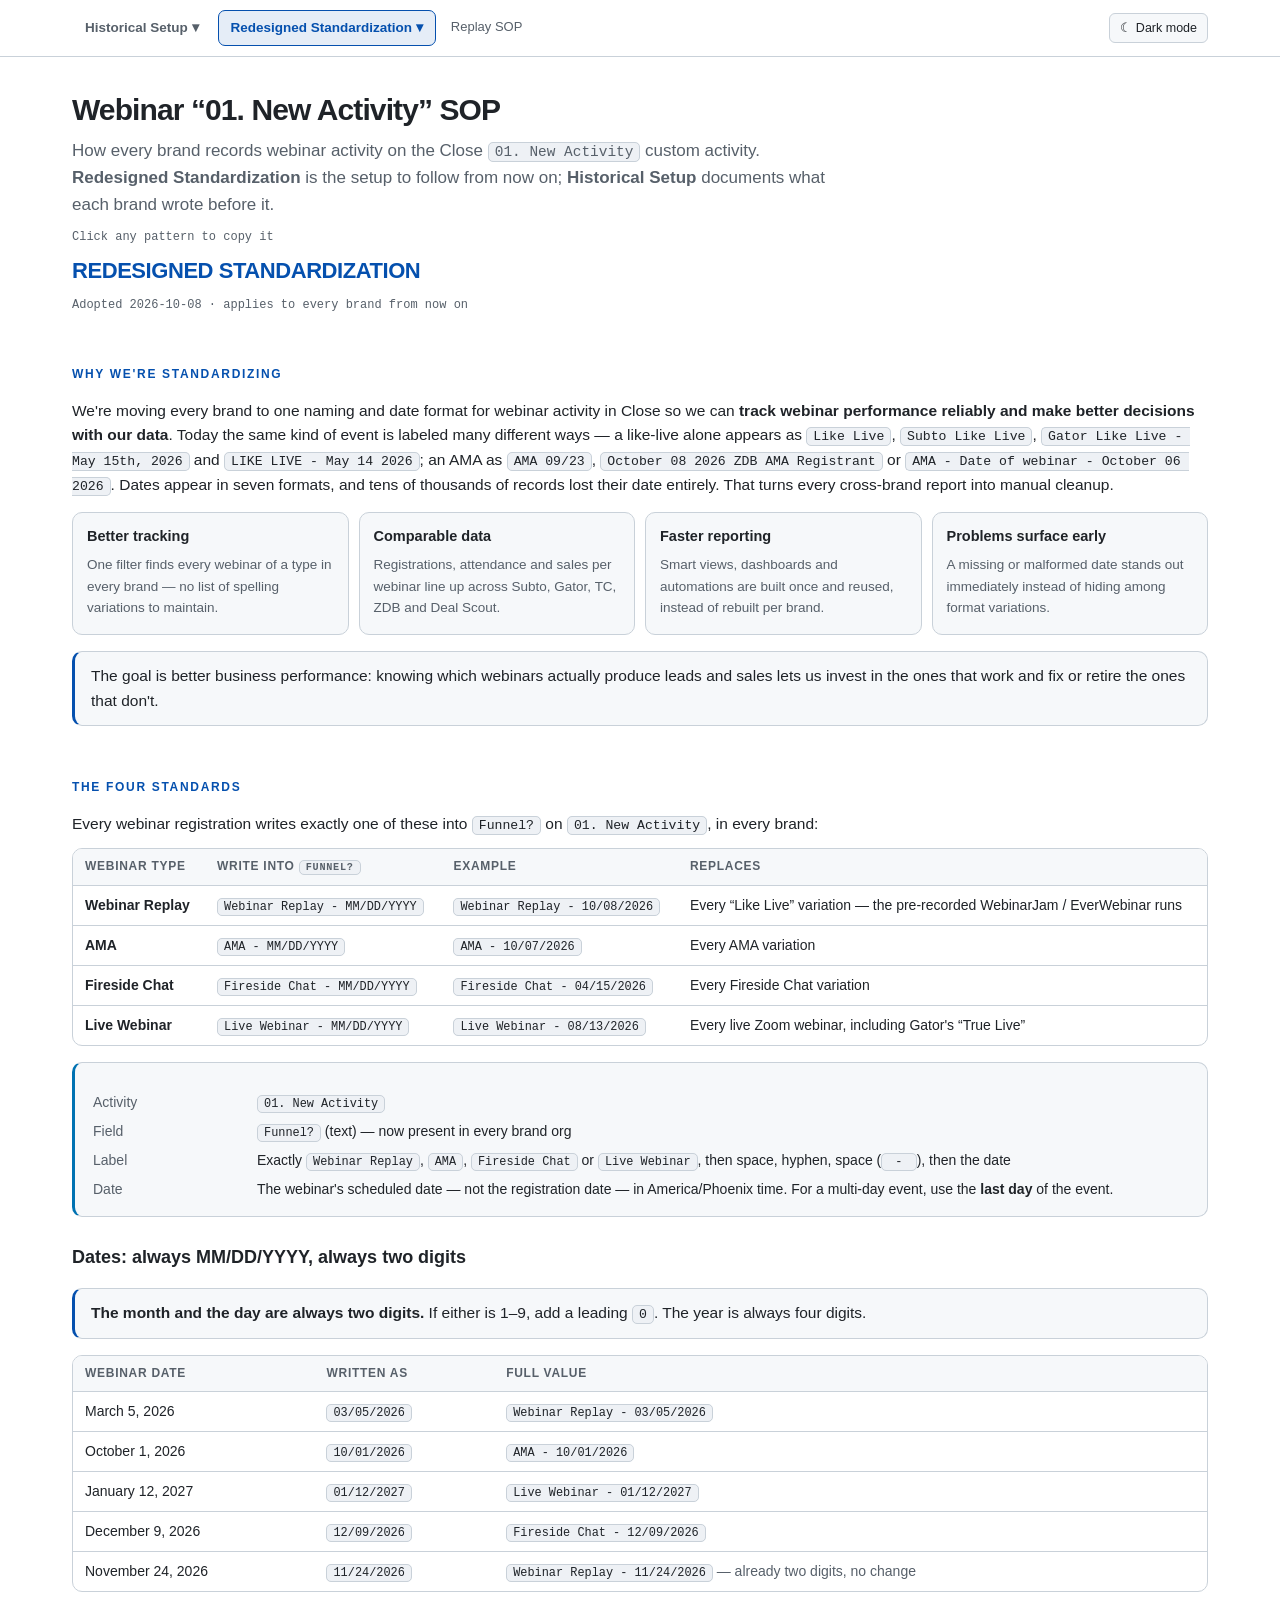
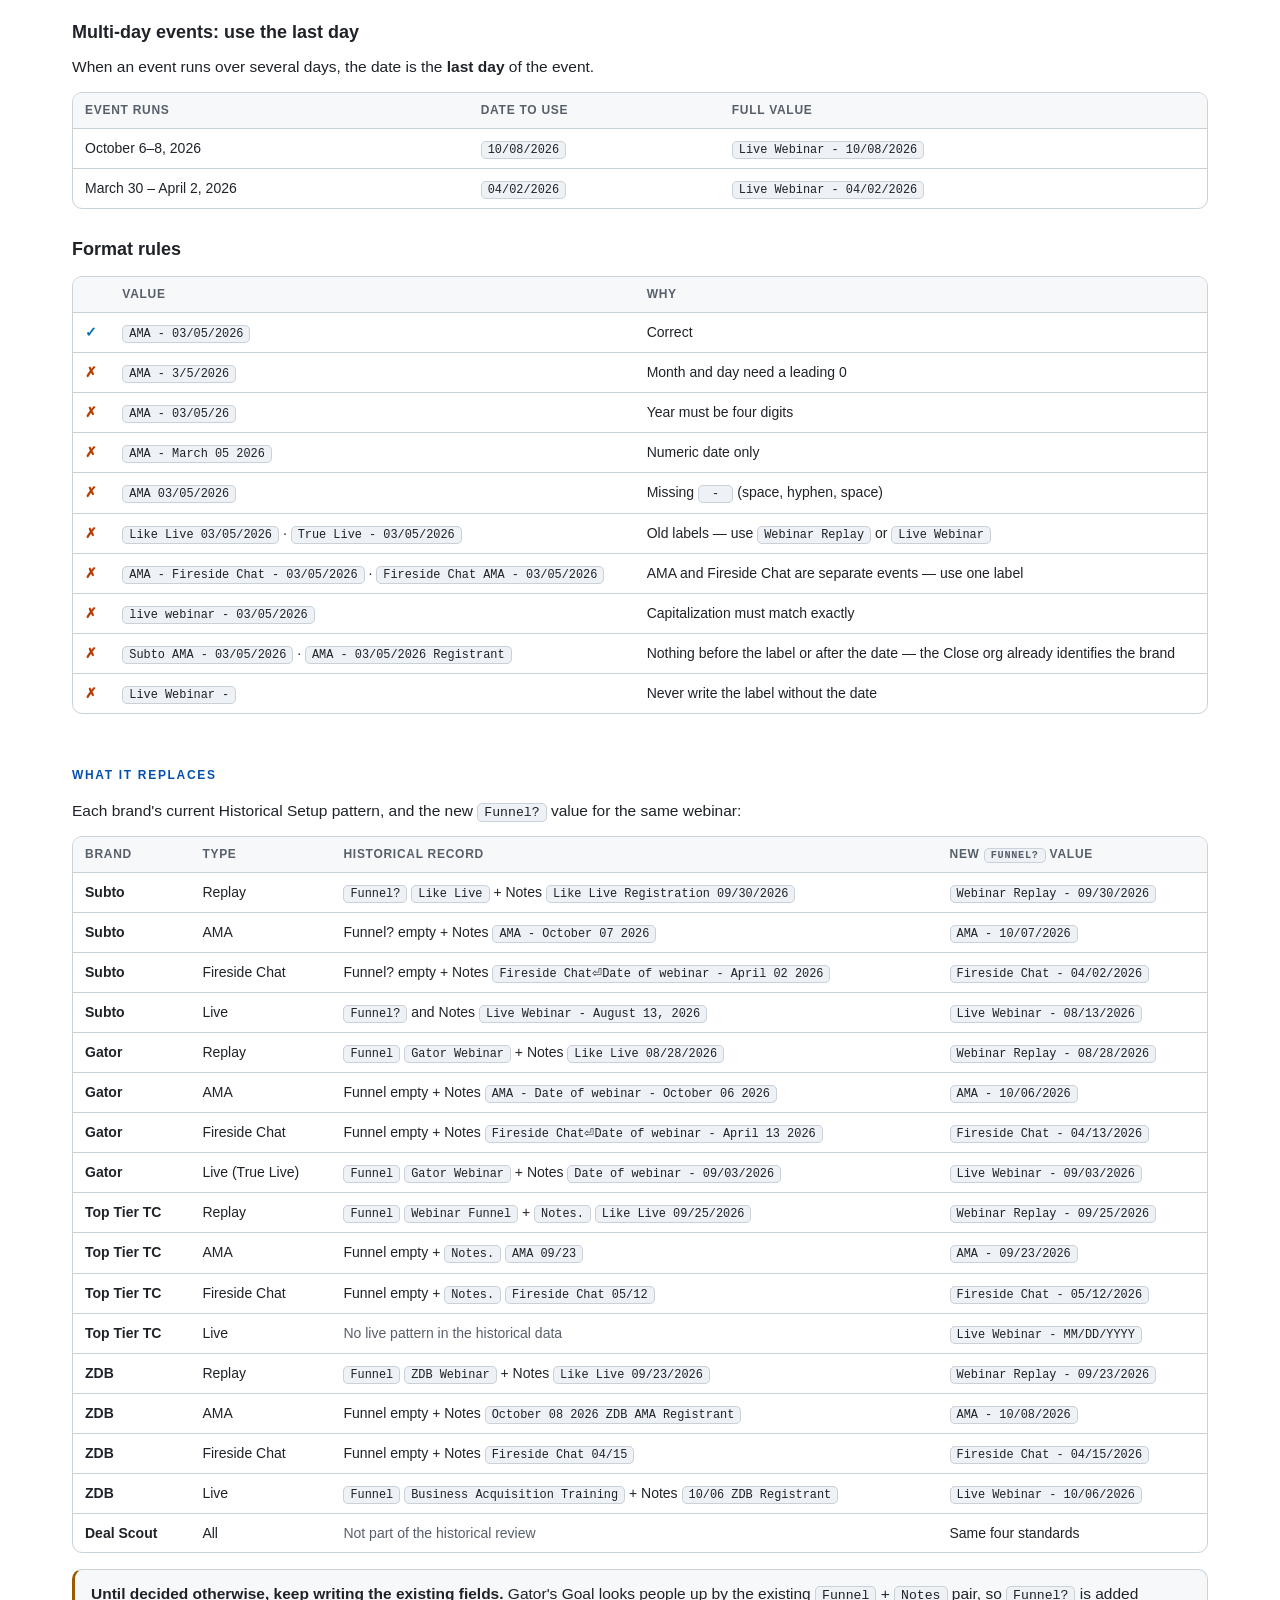
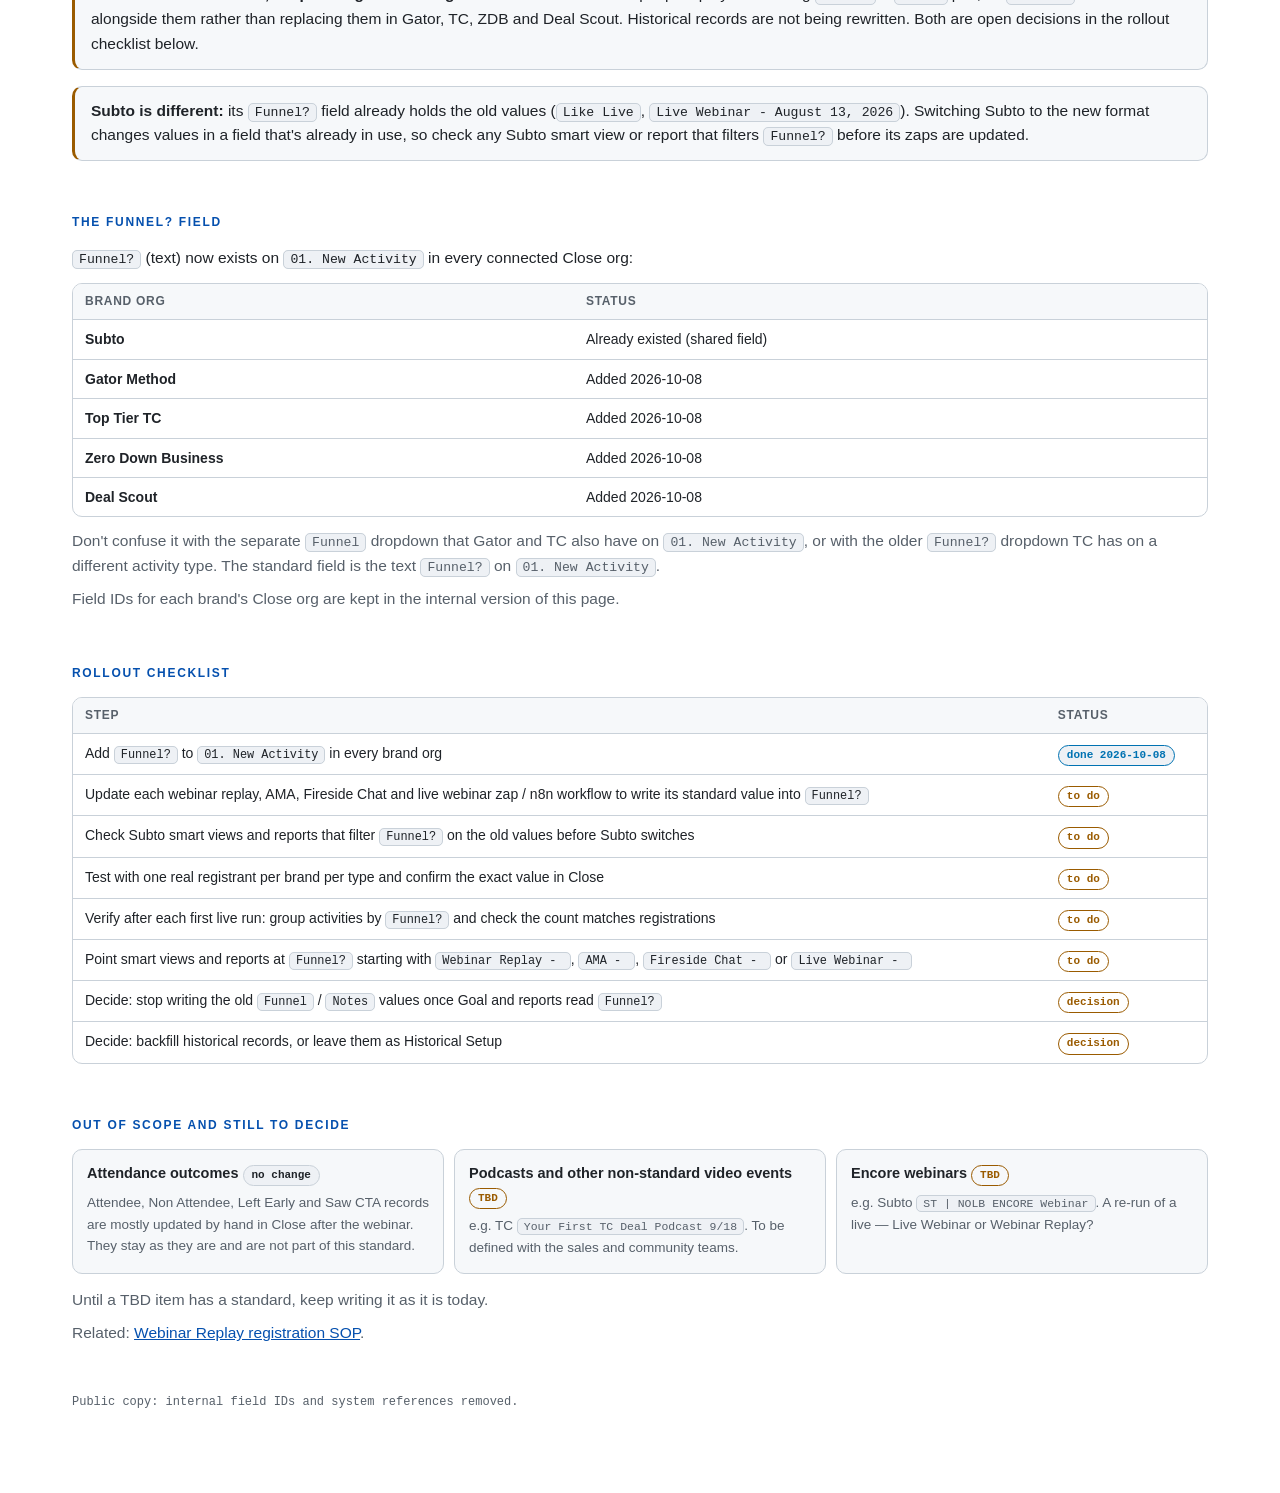
<file: webinar-new-activity-formats/index.html>
<!DOCTYPE html>
<html lang="en">
<head>
<meta charset="utf-8">
<meta name="viewport" content="width=device-width, initial-scale=1">
<title>Webinar "01. New Activity" SOP</title>
<script>
  (function(){var t;try{t=localStorage.getItem('nre-theme')}catch(e){}
    document.documentElement.setAttribute('data-theme',t||'light');})();
  function nreToggleTheme(){
    var r=document.documentElement,t=r.getAttribute('data-theme')==='light'?'dark':'light';
    r.setAttribute('data-theme',t);try{localStorage.setItem('nre-theme',t)}catch(e){}
    nreThemeLabel();
  }
  function nreThemeLabel(){
    var b=document.getElementById('theme-btn');if(!b)return;
    var light=document.documentElement.getAttribute('data-theme')==='light';
    b.textContent=light?'☾ Dark mode':'☀ Light mode';
    b.setAttribute('aria-label',light?'Switch to dark mode':'Switch to light mode');
  }
  document.addEventListener('DOMContentLoaded',nreThemeLabel);
</script>
<style>
  :root{
    --bg:#0d1117; --panel:#161b22; --panel2:#1c2333; --line:#30363d;
    --ink:#e6edf3; --dim:#8b949e; --accent:#58a6ff; --accent-dim:rgba(88,166,255,.12);
    --ok:#56b4e9; --warn:#e69f00; --err:#ff8a5c;
    --font:-apple-system, BlinkMacSystemFont, "Segoe UI", sans-serif;
    --mono:ui-monospace, "SF Mono", Menlo, monospace;
    --radius:10px;
  }
  :root[data-theme="light"]{
    --bg:#ffffff; --panel:#f6f8fa; --panel2:#eef1f5; --line:#c9d1d9;
    --ink:#1f2328; --dim:#57606a; --accent:#0550ae; --accent-dim:rgba(5,80,174,.10);
    --ok:#0072b2; --warn:#9a5b00; --err:#b83d00;
  }
  *{box-sizing:border-box}
  html{scroll-behavior:smooth;scroll-padding-top:70px}
  html,body{margin:0;background:var(--bg);color:var(--ink);font:15.5px/1.6 var(--font)}
  .topbar{position:sticky;top:0;z-index:10;background:var(--bg);border-bottom:1px solid var(--line)}
  .topbar .in{max-width:1180px;margin:0 auto;padding:10px 22px;display:flex;gap:6px;flex-wrap:wrap;align-items:center}
  .topbar a{font-size:13px;color:var(--dim);text-decoration:none;padding:4px 9px;border-radius:6px}
  .topbar a:hover{background:var(--panel2);color:var(--ink)}
  .topbar .spacer{flex:1}
  button{font:inherit;cursor:pointer}
  #theme-btn{font-size:12.5px;background:var(--panel);color:var(--ink);border:1px solid var(--line);
    border-radius:6px;padding:4px 10px}
  .wrap{max-width:1180px;margin:0 auto;padding:36px 22px 110px}
  h1{font-size:30px;letter-spacing:-.03em;line-height:1.15;margin:0 0 10px}
  .lede{font-size:17px;color:var(--dim);max-width:46em;margin:0 0 10px}
  .stamp{font:12px/1.4 var(--mono);color:var(--dim)}
  h2{font-size:12px;text-transform:uppercase;letter-spacing:.14em;color:var(--accent);
     margin:52px 0 14px;font-weight:700}
  h3{font-size:18px;margin:26px 0 8px}
  h4{font-size:14.5px;margin:20px 0 6px}
  p{margin:8px 0}
  .dim{color:var(--dim)}
  a{color:var(--accent)}
  code{font-family:var(--mono);font-size:.85em;background:var(--panel2);
    border:1px solid var(--line);border-radius:5px;padding:1px 6px;white-space:pre-wrap;word-break:break-word}
  code.copy{cursor:copy}
  code.copy:hover{border-color:var(--accent)}
  .callout{background:var(--panel);border:1px solid var(--line);border-left:3px solid var(--accent);
    border-radius:var(--radius);padding:12px 16px;margin:16px 0}
  .callout.warn{border-left-color:var(--warn)}
  .callout.err{border-left-color:var(--err)}
  .stats{display:grid;grid-template-columns:repeat(auto-fit,minmax(170px,1fr));gap:10px;margin:22px 0}
  .stat{background:var(--panel);border:1px solid var(--line);border-radius:var(--radius);padding:14px 16px}
  .stat b{display:block;font-size:24px;letter-spacing:-.03em}
  .stat span{display:block;font-size:12.5px;color:var(--dim);margin-top:4px}
  .tbl{overflow-x:auto;border:1px solid var(--line);border-radius:var(--radius);margin:12px 0}
  table{border-collapse:collapse;width:100%;font-size:14px}
  th,td{text-align:left;padding:8px 12px;border-bottom:1px solid var(--line);vertical-align:top}
  th{background:var(--panel);font-size:12px;text-transform:uppercase;letter-spacing:.06em;color:var(--dim);font-weight:700}
  tr:last-child td{border-bottom:0}
  td.num{text-align:right;font-variant-numeric:tabular-nums;white-space:nowrap}
  .ids td code{font-size:11.5px}
  .pill{display:inline-block;font:700 11px/1.2 var(--mono);padding:3px 8px;border-radius:99px;
    border:1px solid var(--line);background:var(--panel2);white-space:nowrap}
  .pill.cur{color:var(--ok);border-color:var(--ok)}
  .pill.bad{color:var(--err);border-color:var(--err)}
  .empty{color:var(--dim);font-style:italic}
  .filters{display:flex;gap:6px;flex-wrap:wrap;margin:12px 0}
  .filters span{font-size:12.5px;color:var(--dim);align-self:center;margin-right:4px}
  .filters button{font-size:13px;background:var(--panel);color:var(--ink);border:1px solid var(--line);
    border-radius:99px;padding:4px 12px}
  .filters button.on{background:var(--accent-dim);border-color:var(--accent);color:var(--accent);font-weight:600}
  .brands{display:grid;grid-template-columns:repeat(auto-fit,minmax(250px,1fr));gap:10px;margin:14px 0}
  .brand{background:var(--panel);border:1px solid var(--line);border-radius:var(--radius);padding:12px 14px}
  .brand h4{margin:0 0 6px}
  .brand p{margin:3px 0;font-size:13.5px}
  ol li,ul li{margin:6px 0}
  details{background:var(--panel);border:1px solid var(--line);border-radius:var(--radius);padding:4px 16px;margin:12px 0}
  details[open]{padding-bottom:12px}
  summary{cursor:pointer;font-weight:700;font-size:16px;padding:10px 0}
  .tab{position:relative}
  .tab-btn{font-size:13.5px;font-weight:600;background:transparent;color:var(--dim);border:1px solid transparent;
    border-radius:7px;padding:6px 12px}
  .tab-btn:hover{background:var(--panel2);color:var(--ink)}
  .tab-btn.on{color:var(--accent);background:var(--accent-dim);border-color:var(--accent)}
  .menu{display:none;position:absolute;top:calc(100% + 6px);left:0;min-width:240px;background:var(--panel);
    border:1px solid var(--line);border-radius:var(--radius);padding:6px;box-shadow:0 8px 24px rgba(0,0,0,.18);z-index:20}
  .tab.open .menu{display:block}
  .menu a{display:block;font-size:13.5px;color:var(--ink);text-decoration:none;padding:6px 10px;border-radius:6px}
  .menu a:hover{background:var(--panel2)}
  .view[hidden]{display:none}
  .view-title{font-size:22px;letter-spacing:-.02em;margin:8px 0 6px}
  .std{background:var(--panel);border:1px solid var(--line);border-left:3px solid var(--ok);
    border-radius:var(--radius);padding:16px 18px;margin:16px 0}
  .std .value{font:700 20px/1.3 var(--mono);margin:6px 0 4px}
  .std dl{display:grid;grid-template-columns:150px 1fr;gap:6px 14px;margin:12px 0 0;font-size:14px}
  .std dt{color:var(--dim)}
  .std dd{margin:0}
  .ok-mark{color:var(--ok);font-weight:700}
  .no-mark{color:var(--err);font-weight:700}
  .todo{display:inline-block;font:700 11px/1.2 var(--mono);padding:3px 8px;border-radius:99px;border:1px solid var(--warn);color:var(--warn)}
  #toast{position:fixed;bottom:22px;left:50%;transform:translateX(-50%);background:var(--ink);color:var(--bg);
    font-size:13px;padding:7px 14px;border-radius:8px;opacity:0;transition:opacity .2s;pointer-events:none}
  #toast.show{opacity:1}
  @media print{.topbar,.filters,#toast{display:none}details{border:0}details>*{display:block}}
</style>
</head>
<body>

<nav class="topbar"><div class="in">
  <div class="tab" data-tab="historical">
    <button class="tab-btn" data-view="historical" aria-haspopup="true">Historical Setup ▾</button>
    <div class="menu">
      <a href="#historical">Overview</a>
      <a href="#why">Why it matters</a>
      <a href="#fields">Fields</a>
      <a href="#types">Webinar types</a>
      <a href="#quick">Quick reference</a>
      <a href="#detail">Per brand</a>
      <a href="#dates">Date formats</a>
      <a href="#defects">Defects</a>
      <a href="#sop">SOP</a>
      <a href="#n8n">n8n gaps</a>
      <a href="#repull">Re-pull</a>
    </div>
  </div>
  <div class="tab" data-tab="redesign">
    <button class="tab-btn" data-view="redesign" aria-haspopup="true">Redesigned Standardization ▾</button>
    <div class="menu">
      <a href="#redesign">Overview</a>
      <a href="#rd-why">Why we're standardizing</a>
      <a href="#rd-standards">The four standards</a>
      <a href="#rd-dates">Dates (MM/DD/YYYY)</a>
      <a href="#rd-multiday">Multi-day events</a>
      <a href="#rd-replaces">What it replaces</a>
      <a href="#rd-field">The Funnel? field</a>
      <a href="#rd-rollout">Rollout checklist</a>
      <a href="#rd-next">Out of scope / TBD</a>
    </div>
  </div>
  <a href="../webinar-replay-registration/">Replay SOP</a>
  <span class="spacer"></span>
  <button id="theme-btn" onclick="nreToggleTheme()">☾ Dark mode</button>
</div></nav>

<main class="wrap">

<header>
  <h1>Webinar “01. New Activity” SOP</h1>
  <p class="lede">How every brand records webinar activity on the Close <code>01. New Activity</code>
  custom activity. <b>Redesigned Standardization</b> is the setup to follow from now on;
  <b>Historical Setup</b> documents what each brand wrote before it.</p>
  <p class="stamp">Click any pattern to copy it</p>
</header>

<section id="redesign" class="view">
<h2 class="view-title">Redesigned Standardization</h2>
<p class="stamp">Adopted 2026-10-08 · applies to every brand from now on</p>

<h2 id="rd-why">Why we're standardizing</h2>
<p>We're moving every brand to one naming and date format for webinar activity in Close so we can
<b>track webinar performance reliably and make better decisions with our data</b>. Today the same
kind of event is labeled many different ways — a like-live alone appears as <code>Like Live</code>,
<code>Subto Like Live</code>, <code>Gator Like Live - May 15th, 2026</code> and <code>LIKE LIVE - May 14 2026</code>;
an AMA as <code>AMA 09/23</code>, <code>October 08 2026 ZDB AMA Registrant</code> or
<code>AMA - Date of webinar - October 06 2026</code>. Dates appear in seven formats, and tens of thousands of
records lost their date entirely. That turns every cross-brand report into manual cleanup.</p>
<div class="brands">
  <div class="brand"><h4>Better tracking</h4><p class="dim">One filter finds every webinar of a type in every brand — no list of spelling variations to maintain.</p></div>
  <div class="brand"><h4>Comparable data</h4><p class="dim">Registrations, attendance and sales per webinar line up across Subto, Gator, TC, ZDB and Deal Scout.</p></div>
  <div class="brand"><h4>Faster reporting</h4><p class="dim">Smart views, dashboards and automations are built once and reused, instead of rebuilt per brand.</p></div>
  <div class="brand"><h4>Problems surface early</h4><p class="dim">A missing or malformed date stands out immediately instead of hiding among format variations.</p></div>
</div>
<div class="callout">The goal is better business performance: knowing which webinars actually produce
leads and sales lets us invest in the ones that work and fix or retire the ones that don't.</div>

<h2 id="rd-standards">The four standards</h2>
<p>Every webinar registration writes exactly one of these into <code>Funnel?</code> on
<code>01. New Activity</code>, in every brand:</p>
<div class="tbl"><table>
  <tr><th>Webinar type</th><th>Write into <code>Funnel?</code></th><th>Example</th><th>Replaces</th></tr>
  <tr id="rd-replay"><td><b>Webinar Replay</b></td><td><code class="copy">Webinar Replay - MM/DD/YYYY</code></td><td><code class="copy">Webinar Replay - 10/08/2026</code></td><td>Every “Like Live” variation — the pre-recorded WebinarJam / EverWebinar runs</td></tr>
  <tr id="rd-ama"><td><b>AMA</b></td><td><code class="copy">AMA - MM/DD/YYYY</code></td><td><code class="copy">AMA - 10/07/2026</code></td><td>Every AMA variation</td></tr>
  <tr id="rd-fireside"><td><b>Fireside Chat</b></td><td><code class="copy">Fireside Chat - MM/DD/YYYY</code></td><td><code class="copy">Fireside Chat - 04/15/2026</code></td><td>Every Fireside Chat variation</td></tr>
  <tr id="rd-live"><td><b>Live Webinar</b></td><td><code class="copy">Live Webinar - MM/DD/YYYY</code></td><td><code class="copy">Live Webinar - 08/13/2026</code></td><td>Every live Zoom webinar, including Gator's “True Live”</td></tr>
</table></div>
<div class="std">
  <dl>
    <dt>Activity</dt><dd><code>01. New Activity</code></dd>
    <dt>Field</dt><dd><code>Funnel?</code> (text) — now present in every brand org</dd>
    <dt>Label</dt><dd>Exactly <code>Webinar Replay</code>, <code>AMA</code>, <code>Fireside Chat</code> or <code>Live Webinar</code>, then space, hyphen, space (<code> - </code>), then the date</dd>
    <dt>Date</dt><dd>The webinar's scheduled date — not the registration date — in America/Phoenix time. For a multi-day event, use the <b>last day</b> of the event.</dd>
  </dl>
</div>

<h3 id="rd-dates">Dates: always MM/DD/YYYY, always two digits</h3>
<div class="callout"><b>The month and the day are always two digits.</b> If either is 1–9, add a leading
<code>0</code>. The year is always four digits.</div>
<div class="tbl"><table>
  <tr><th>Webinar date</th><th>Written as</th><th>Full value</th></tr>
  <tr><td>March 5, 2026</td><td><code>03/05/2026</code></td><td><code class="copy">Webinar Replay - 03/05/2026</code></td></tr>
  <tr><td>October 1, 2026</td><td><code>10/01/2026</code></td><td><code class="copy">AMA - 10/01/2026</code></td></tr>
  <tr><td>January 12, 2027</td><td><code>01/12/2027</code></td><td><code class="copy">Live Webinar - 01/12/2027</code></td></tr>
  <tr><td>December 9, 2026</td><td><code>12/09/2026</code></td><td><code class="copy">Fireside Chat - 12/09/2026</code></td></tr>
  <tr><td>November 24, 2026</td><td><code>11/24/2026</code></td><td><code class="copy">Webinar Replay - 11/24/2026</code> <span class="dim">— already two digits, no change</span></td></tr>
</table></div>

<h3 id="rd-multiday">Multi-day events: use the last day</h3>
<p>When an event runs over several days, the date is the <b>last day</b> of the event.</p>
<div class="tbl"><table>
  <tr><th>Event runs</th><th>Date to use</th><th>Full value</th></tr>
  <tr><td>October 6–8, 2026</td><td><code>10/08/2026</code></td><td><code class="copy">Live Webinar - 10/08/2026</code></td></tr>
  <tr><td>March 30 – April 2, 2026</td><td><code>04/02/2026</code></td><td><code class="copy">Live Webinar - 04/02/2026</code></td></tr>
</table></div>

<h3>Format rules</h3>
<div class="tbl"><table>
  <tr><th></th><th>Value</th><th>Why</th></tr>
  <tr><td class="ok-mark">✓</td><td><code>AMA - 03/05/2026</code></td><td>Correct</td></tr>
  <tr><td class="no-mark">✗</td><td><code>AMA - 3/5/2026</code></td><td>Month and day need a leading 0</td></tr>
  <tr><td class="no-mark">✗</td><td><code>AMA - 03/05/26</code></td><td>Year must be four digits</td></tr>
  <tr><td class="no-mark">✗</td><td><code>AMA - March 05 2026</code></td><td>Numeric date only</td></tr>
  <tr><td class="no-mark">✗</td><td><code>AMA 03/05/2026</code></td><td>Missing <code> - </code> (space, hyphen, space)</td></tr>
  <tr><td class="no-mark">✗</td><td><code>Like Live 03/05/2026</code> · <code>True Live - 03/05/2026</code></td><td>Old labels — use <code>Webinar Replay</code> or <code>Live Webinar</code></td></tr>
  <tr><td class="no-mark">✗</td><td><code>AMA - Fireside Chat - 03/05/2026</code> · <code>Fireside Chat AMA - 03/05/2026</code></td><td>AMA and Fireside Chat are separate events — use one label</td></tr>
  <tr><td class="no-mark">✗</td><td><code>live webinar - 03/05/2026</code></td><td>Capitalization must match exactly</td></tr>
  <tr><td class="no-mark">✗</td><td><code>Subto AMA - 03/05/2026</code> · <code>AMA - 03/05/2026 Registrant</code></td><td>Nothing before the label or after the date — the Close org already identifies the brand</td></tr>
  <tr><td class="no-mark">✗</td><td><code>Live Webinar -</code></td><td>Never write the label without the date</td></tr>
</table></div>

<h2 id="rd-replaces">What it replaces</h2>
<p>Each brand's current Historical Setup pattern, and the new <code>Funnel?</code> value for the same webinar:</p>
<div class="tbl"><table>
  <tr><th>Brand</th><th>Type</th><th>Historical record</th><th>New <code>Funnel?</code> value</th></tr>
  <tr><td><b>Subto</b></td><td>Replay</td><td><code>Funnel?</code> <code>Like Live</code> + Notes <code>Like Live Registration 09/30/2026</code></td><td><code>Webinar Replay - 09/30/2026</code></td></tr>
  <tr><td><b>Subto</b></td><td>AMA</td><td>Funnel? empty + Notes <code>AMA - October 07 2026</code></td><td><code>AMA - 10/07/2026</code></td></tr>
  <tr><td><b>Subto</b></td><td>Fireside Chat</td><td>Funnel? empty + Notes <code>Fireside Chat⏎Date of webinar - April 02 2026</code></td><td><code>Fireside Chat - 04/02/2026</code></td></tr>
  <tr><td><b>Subto</b></td><td>Live</td><td><code>Funnel?</code> and Notes <code>Live Webinar - August 13, 2026</code></td><td><code>Live Webinar - 08/13/2026</code></td></tr>
  <tr><td><b>Gator</b></td><td>Replay</td><td><code>Funnel</code> <code>Gator Webinar</code> + Notes <code>Like Live 08/28/2026</code></td><td><code>Webinar Replay - 08/28/2026</code></td></tr>
  <tr><td><b>Gator</b></td><td>AMA</td><td>Funnel empty + Notes <code>AMA - Date of webinar - October 06 2026</code></td><td><code>AMA - 10/06/2026</code></td></tr>
  <tr><td><b>Gator</b></td><td>Fireside Chat</td><td>Funnel empty + Notes <code>Fireside Chat⏎Date of webinar - April 13 2026</code></td><td><code>Fireside Chat - 04/13/2026</code></td></tr>
  <tr><td><b>Gator</b></td><td>Live (True Live)</td><td><code>Funnel</code> <code>Gator Webinar</code> + Notes <code>Date of webinar - 09/03/2026</code></td><td><code>Live Webinar - 09/03/2026</code></td></tr>
  <tr><td><b>Top Tier TC</b></td><td>Replay</td><td><code>Funnel</code> <code>Webinar Funnel</code> + <code>Notes.</code> <code>Like Live 09/25/2026</code></td><td><code>Webinar Replay - 09/25/2026</code></td></tr>
  <tr><td><b>Top Tier TC</b></td><td>AMA</td><td>Funnel empty + <code>Notes.</code> <code>AMA 09/23</code></td><td><code>AMA - 09/23/2026</code></td></tr>
  <tr><td><b>Top Tier TC</b></td><td>Fireside Chat</td><td>Funnel empty + <code>Notes.</code> <code>Fireside Chat 05/12</code></td><td><code>Fireside Chat - 05/12/2026</code></td></tr>
  <tr><td><b>Top Tier TC</b></td><td>Live</td><td class="dim">No live pattern in the historical data</td><td><code>Live Webinar - MM/DD/YYYY</code></td></tr>
  <tr><td><b>ZDB</b></td><td>Replay</td><td><code>Funnel</code> <code>ZDB Webinar</code> + Notes <code>Like Live 09/23/2026</code></td><td><code>Webinar Replay - 09/23/2026</code></td></tr>
  <tr><td><b>ZDB</b></td><td>AMA</td><td>Funnel empty + Notes <code>October 08 2026 ZDB AMA Registrant</code></td><td><code>AMA - 10/08/2026</code></td></tr>
  <tr><td><b>ZDB</b></td><td>Fireside Chat</td><td>Funnel empty + Notes <code>Fireside Chat 04/15</code></td><td><code>Fireside Chat - 04/15/2026</code></td></tr>
  <tr><td><b>ZDB</b></td><td>Live</td><td><code>Funnel</code> <code>Business Acquisition Training</code> + Notes <code>10/06 ZDB Registrant</code></td><td><code>Live Webinar - 10/06/2026</code></td></tr>
  <tr><td><b>Deal Scout</b></td><td>All</td><td class="dim">Not part of the historical review</td><td>Same four standards</td></tr>
</table></div>
<div class="callout warn"><b>Until decided otherwise, keep writing the existing fields.</b> Gator's Goal
looks people up by the existing <code>Funnel</code> + <code>Notes</code> pair, so <code>Funnel?</code> is added
alongside them rather than replacing them in Gator, TC, ZDB and Deal Scout. Historical records are not
being rewritten. Both are open decisions in the rollout checklist below.</div>
<div class="callout warn"><b>Subto is different:</b> its <code>Funnel?</code> field already holds the old values
(<code>Like Live</code>, <code>Live Webinar - August 13, 2026</code>). Switching Subto to the new format changes
values in a field that's already in use, so check any Subto smart view or report that filters
<code>Funnel?</code> before its zaps are updated.</div>

<h2 id="rd-field">The Funnel? field</h2>
<p><code>Funnel?</code> (text) now exists on <code>01. New Activity</code> in every connected Close org:</p>
<div class="tbl"><table>
  <tr><th>Brand org</th><th>Status</th></tr>
  <tr><td><b>Subto</b></td><td>Already existed (shared field)</td></tr>
  <tr><td><b>Gator Method</b></td><td>Added 2026-10-08</td></tr>
  <tr><td><b>Top Tier TC</b></td><td>Added 2026-10-08</td></tr>
  <tr><td><b>Zero Down Business</b></td><td>Added 2026-10-08</td></tr>
  <tr><td><b>Deal Scout</b></td><td>Added 2026-10-08</td></tr>
</table></div>
<p class="dim">Don't confuse it with the separate <code>Funnel</code> dropdown that Gator and TC also have on
<code>01. New Activity</code>, or with the older <code>Funnel?</code> dropdown TC has on a different activity
type. The standard field is the text <code>Funnel?</code> on <code>01. New Activity</code>.</p>
<p class="dim">Field IDs for each brand's Close org are kept in the internal version of this page.</p>

<h2 id="rd-rollout">Rollout checklist</h2>
<div class="tbl"><table>
  <tr><th>Step</th><th>Status</th></tr>
  <tr><td>Add <code>Funnel?</code> to <code>01. New Activity</code> in every brand org</td><td><span class="pill cur">done 2026-10-08</span></td></tr>
  <tr><td>Update each webinar replay, AMA, Fireside Chat and live webinar zap / n8n workflow to write its standard value into <code>Funnel?</code></td><td><span class="todo">to do</span></td></tr>
  <tr><td>Check Subto smart views and reports that filter <code>Funnel?</code> on the old values before Subto switches</td><td><span class="todo">to do</span></td></tr>
  <tr><td>Test with one real registrant per brand per type and confirm the exact value in Close</td><td><span class="todo">to do</span></td></tr>
  <tr><td>Verify after each first live run: group activities by <code>Funnel?</code> and check the count matches registrations</td><td><span class="todo">to do</span></td></tr>
  <tr><td>Point smart views and reports at <code>Funnel?</code> starting with <code>Webinar Replay - </code>, <code>AMA - </code>, <code>Fireside Chat - </code> or <code>Live Webinar - </code></td><td><span class="todo">to do</span></td></tr>
  <tr><td>Decide: stop writing the old <code>Funnel</code> / <code>Notes</code> values once Goal and reports read <code>Funnel?</code></td><td><span class="todo">decision</span></td></tr>
  <tr><td>Decide: backfill historical records, or leave them as Historical Setup</td><td><span class="todo">decision</span></td></tr>
</table></div>

<h2 id="rd-next">Out of scope and still to decide</h2>
<div class="brands">
  <div class="brand"><h4>Attendance outcomes <span class="pill">no change</span></h4><p class="dim">Attendee, Non Attendee, Left Early and Saw CTA records are mostly updated by hand in Close after the webinar. They stay as they are and are not part of this standard.</p></div>
  <div class="brand"><h4>Podcasts and other non-standard video events <span class="todo">TBD</span></h4><p class="dim">e.g. TC <code>Your First TC Deal Podcast 9/18</code>. To be defined with the sales and community teams.</p></div>
  <div class="brand"><h4>Encore webinars <span class="todo">TBD</span></h4><p class="dim">e.g. Subto <code>ST | NOLB ENCORE Webinar</code>. A re-run of a live — Live Webinar or Webinar Replay?</p></div>
</div>
<p class="dim">Until a TBD item has a standard, keep writing it as it is today.</p>
</section>

<section id="historical" class="view" hidden>
<h2 class="view-title">Historical Setup</h2>
<p class="lede">What each brand wrote into the funnel and notes fields for <b>like-lives, true lives,
lives and AMAs / Fireside Chats</b> before standardization: the text, how the date was written, and
where the brands disagree.</p>
<p class="stamp">Live Close data · pulled 2026-10-08 · all-time counts</p>

<div class="callout">
  <b>Use this page</b> when you build or edit anything that writes a webinar
  <code>01. New Activity</code> (Zapier or n8n), or anything that searches or reports on one.
  <br><span class="dim">Source: every custom activity in each brand's Close org, grouped by its
  funnel and notes values. It shows what the zaps <i>actually wrote</i>, mistakes included —
  not the Zapier step settings.</span>
</div>

<div class="stats">
  <div class="stat"><b>7</b><span>different date formats in use</span></div>
  <div class="stat"><b>0 of 4</b><span>brands fill the funnel field on AMAs</span></div>
  <div class="stat"><b>38,292</b><span>Gator records with the date blank</span></div>
  <div class="stat"><b>6</b><span>formats ZDB's live notes have gone through</span></div>
</div>

<h2 id="why">Why this matters</h2>
<p><code>01. New Activity</code> is a live edge: 38 zaps write it and one thing listens. There is
no shared “webinar date” field, so <b>the date of the event lives inside free text</b>, and every
brand formats it differently.</p>
<p>Gator's Goal looks people up by the Funnel + Notes pair (Gator team, 2026-09-02), so the text format
<i>is</i> the contract. A “cleaned-up” string silently breaks lookups.</p>

<h2 id="fields">The fields, per brand</h2>
<p>Only Subto's field is literally named <code>Funnel?</code>. The other brands use
<code>Funnel</code>, and Top Tier's notes field is <code>Notes.</code> (with a period).</p>
<div class="tbl"><table>
  <tr><th>Brand</th><th>Funnel field</th><th>Notes field</th><th>Date fields on the activity</th></tr>
  <tr><td><b>Subto</b></td><td><code>Funnel?</code> — free text</td><td><code>Notes</code> — text</td><td><code>Activity Date</code> (date)</td></tr>
  <tr><td><b>Gator</b></td><td><code>Funnel</code> — choices</td><td><code>Notes</code> — text</td><td><code>Activity Date</code> (date)</td></tr>
  <tr><td><b>Top Tier TC</b></td><td><code>Funnel</code> — choices</td><td><code>Notes.</code> — text</td><td><code>Activity Date</code> (date), <code>TTTC Webinar Date</code> (text)</td></tr>
  <tr><td><b>ZDB</b></td><td><code>Funnel</code> — free text</td><td><code>Notes</code> — rich text</td><td><code>Activity Date</code> (date) — never filled for webinars</td></tr>
</table></div>

<p class="dim">Field IDs for each brand's Close org are kept in the internal version of this page.</p>

<h2 id="types">The webinar types</h2>
<div class="brands">
  <div class="brand"><h4>Like-live</h4><p class="dim">A pre-recorded WebinarJam / EverWebinar run presented as live.</p></div>
  <div class="brand"><h4>True live</h4><p class="dim">Gator's term for its live Saturday Zoom webinar (“NEW NRE SAT – TRUE LIVE”).</p></div>
  <div class="brand"><h4>Live</h4><p class="dim">A live Zoom webinar under the brand's main funnel (Subto “Live Webinar”, ZDB “Business Acquisition Training”). Gator's true live is its version of this.</p></div>
  <div class="brand"><h4>AMA / Fireside Chat</h4><p class="dim">The DOE Fireside Chat / AMA series. Both labels appear in the data; “Fireside Chat” values run through spring 2026 and “AMA” values begin May–June 2026. They are treated as separate event types going forward.</p></div>
</div>

<h2 id="quick">Quick reference — the current pattern</h2>
<p>What a correctly formed activity written today looks like. <code>{…}</code> marks the date token.</p>
<div class="filters" id="qf-brand"><span>Brand</span>
  <button class="on" data-v="all">All</button><button data-v="Subto">Subto</button><button data-v="Gator">Gator</button><button data-v="TC">TC</button><button data-v="ZDB">ZDB</button>
</div>
<div class="filters" id="qf-type"><span>Type</span>
  <button class="on" data-v="all">All</button><button data-v="Live">Live / True live</button><button data-v="Like-live">Like-live</button><button data-v="AMA">AMA</button>
</div>
<div class="tbl"><table id="quick-table">
  <tr><th>Brand</th><th>Type</th><th>Funnel</th><th>Notes</th><th>Example Notes</th></tr>
  <tr data-b="Subto" data-t="Live"><td><b>Subto</b></td><td>Live</td><td><code class="copy">Live Webinar - {Month DD, YYYY}</code></td><td class="dim">same as Funnel</td><td><code class="copy">Live Webinar - August 13, 2026</code></td></tr>
  <tr data-b="Subto" data-t="Like-live"><td><b>Subto</b></td><td>Like-live</td><td><code class="copy">Like Live</code></td><td><code class="copy">Like Live Registration {MM/DD/YYYY}</code></td><td><code class="copy">Like Live Registration 09/30/2026</code></td></tr>
  <tr data-b="Subto" data-t="AMA"><td><b>Subto</b></td><td>AMA</td><td class="empty">(empty)</td><td><code class="copy">AMA - {Month DD YYYY}</code></td><td><code class="copy">AMA - October 07 2026</code></td></tr>
  <tr data-b="Gator" data-t="Live"><td><b>Gator</b></td><td>True live</td><td><code class="copy">Gator Webinar</code></td><td><code class="copy">Date of webinar - {MM/DD/YYYY}</code></td><td><code class="copy">Date of webinar - 09/03/2026</code></td></tr>
  <tr data-b="Gator" data-t="Like-live"><td><b>Gator</b></td><td>Like-live</td><td><code class="copy">Gator Webinar</code></td><td><code class="copy">Like Live {MM/DD/YYYY}</code></td><td><code class="copy">Like Live 08/28/2026</code></td></tr>
  <tr data-b="Gator" data-t="AMA"><td><b>Gator</b></td><td>AMA</td><td class="empty">(empty)</td><td><code class="copy">AMA - Date of webinar - {Month DD YYYY}</code></td><td><code class="copy">AMA - Date of webinar - October 06 2026</code></td></tr>
  <tr data-b="TC" data-t="Like-live"><td><b>TC</b></td><td>Like-live</td><td><code class="copy">Webinar Funnel</code></td><td><code class="copy">Like Live {MM/DD/YYYY}</code></td><td><code class="copy">Like Live 09/25/2026</code></td></tr>
  <tr data-b="TC" data-t="AMA"><td><b>TC</b></td><td>AMA</td><td class="empty">(empty)</td><td><code class="copy">AMA {MM/DD}</code></td><td><code class="copy">AMA 09/23</code></td></tr>
  <tr data-b="ZDB" data-t="Live"><td><b>ZDB</b></td><td>Live</td><td><code class="copy">Business Acquisition Training</code></td><td><code class="copy">{MM/DD} ZDB Registrant</code></td><td><code class="copy">10/06 ZDB Registrant</code></td></tr>
  <tr data-b="ZDB" data-t="Like-live"><td><b>ZDB</b></td><td>Like-live</td><td><code class="copy">ZDB Webinar</code></td><td><code class="copy">Like Live {MM/DD/YYYY}</code></td><td><code class="copy">Like Live 09/23/2026</code></td></tr>
  <tr data-b="ZDB" data-t="AMA"><td><b>ZDB</b></td><td>AMA</td><td class="empty">(empty)</td><td><code class="copy">{Month DD YYYY} ZDB AMA Registrant</code></td><td><code class="copy">October 08 2026 ZDB AMA Registrant</code></td></tr>
</table></div>
<p id="quick-none" class="dim" style="display:none">No current pattern for that combination. TC has no live pattern; see the TC section.</p>

<div class="callout">
<b>How to read it</b>
<ul>
  <li><b>Like-live is the most consistent type.</b> Gator, TC and ZDB all write <code>Like Live {MM/DD/YYYY}</code>. Subto alone adds the word “Registration”.</li>
  <li><b>AMAs never set the funnel field</b> in any brand. The type and date live only in the notes field, so a filter on the funnel field will miss every AMA.</li>
  <li><b>The funnel field doesn't tell types apart in Gator or TC.</b> Gator true lives and like-lives both use <code>Gator Webinar</code>; TC like-lives use the generic <code>Webinar Funnel</code>. Only the notes field separates them.</li>
  <li><b>No TC “live” pattern exists.</b> TC's webinar activities are like-lives and AMAs; the only other TC webinar note is <code>Webinar Hot App</code> (17 records).</li>
</ul>
</div>

<h2 id="detail">Per-brand detail and historical variations</h2>
<p class="dim">Click a brand to expand it. <span class="pill cur">current</span> marks today's format.</p>

<details id="d-subto">
<summary>Subto</summary>
<p>Lead Type is <code>Webinar</code> for lives, like-lives and attendance records (<code>NOLB Webinar</code> for the NOLB funnel). <code>Activity Date</code> is filled on essentially every record, with one exception under Defects. All webinar values were confirmed to sit on <code>01. New Activity</code>.</p>

<h4>Live</h4>
<p>Funnel? and Notes are identical: <code>Live Webinar - {Month DD, YYYY}</code>, with a zero-padded day and a comma (<code>Live Webinar - June 02, 2026</code>). Largest run: August 13 2026, 14,157 records. Topic webinars used their own one-off strings:</p>
<div class="tbl"><table>
  <tr><th>Funnel?</th><th>Notes</th></tr>
  <tr><td><code>MHP Webinar Registrant - April 21, 2026</code></td><td class="dim">same</td></tr>
  <tr><td><code>Rhea Campbell Webinar Registrant - May 30, 2026</code></td><td class="dim">same</td></tr>
  <tr><td><code>Webinar Registrant - July 15, 2026</code></td><td class="dim">same</td></tr>
  <tr><td><code>05/18/26 Creative Finance Webinar</code></td><td><code>05/18/26 Creative Finance Webinar Registrant</code></td></tr>
  <tr><td><code>ST | NOLB LIVE WEBINAR</code></td><td><code>NOLB LIVE Registration</code> <span class="dim">— no date</span></td></tr>
</table></div>

<h4>Like-live — three generations</h4>
<div class="tbl"><table>
  <tr><th>Era</th><th>Funnel?</th><th>Notes</th><th>Records</th></tr>
  <tr><td><span class="pill cur">current</span> May 2026 →</td><td><code>Like Live</code></td><td><code>Like Live Registration {MM/DD/YYYY}</code></td><td class="num">~8,270</td></tr>
  <tr><td><span class="pill bad">date missing</span></td><td><code>Like Live</code></td><td><code>Like Live Registration</code></td><td class="num">1,038</td></tr>
  <tr><td>Early 2026</td><td><code>Subto Like Live</code></td><td><code>Subto Like Live</code> <span class="dim">— no date</span></td><td class="num">4,547</td></tr>
  <tr><td>April 2026</td><td><code>Subto Like Live</code></td><td><code>Subto Like Live - April 25th, 2026</code></td><td class="num">720</td></tr>
</table></div>
<p>Like-live <b>attendance</b> records (February 2026 only) put the date in Funnel? and the outcome in Notes:</p>
<div class="tbl"><table>
  <tr><th>Funnel?</th><th>Notes</th></tr>
  <tr><td><code>Like Live Webinar Attendee - {MM/DD/YYYY}</code></td><td><code>Left Early</code> · <code>Non Attendee</code> · <code>Saw CTA</code></td></tr>
</table></div>

<h4>AMA / Fireside Chat — Funnel? empty</h4>
<div class="tbl"><table>
  <tr><th>Format</th><th>Example</th><th>Note</th></tr>
  <tr><td><code>Fireside Chat</code> + newline + <code>Date of webinar - {Month DD YYYY}</code></td><td><code>Fireside Chat⏎Date of webinar - April 02 2026</code></td><td class="dim">contains a line break</td></tr>
  <tr><td><code>AMA</code> + newline + <code>Date of webinar - {Month DD YYYY}</code></td><td><code>AMA⏎Date of webinar - May 08 2026</code></td><td class="dim">contains a line break</td></tr>
  <tr><td><span class="pill cur">current</span> <code class="copy">AMA - {Month DD YYYY}</code></td><td><code>AMA - September 25 2026</code></td><td class="dim">no comma</td></tr>
  <tr><td><code>{MM/DD/YYYY} AMA</code></td><td><code>09/19/2026 AMA</code></td><td class="dim">one record</td></tr>
</table></div>
</details>

<details id="d-gator">
<summary>Gator</summary>
<p>Lead Type is <code>Webinar Registration</code> (<code>Webinar Attendee</code> for attendance). <code>Activity Date</code> is filled on 100% of webinar records.</p>

<h4>True live — Funnel <code>Gator Webinar</code>, Notes <code>Date of webinar - {date}</code></h4>
<div class="tbl"><table>
  <tr><th>Era</th><th>Date format</th><th>Example</th></tr>
  <tr><td>March 2025 → April 2026</td><td><code>Month DD YYYY</code> (no comma)</td><td><code>Date of webinar - March 21 2026</code></td></tr>
  <tr><td><span class="pill cur">current</span> May 2026 →</td><td><code>MM/DD/YYYY</code></td><td><code>Date of webinar - 09/03/2026</code></td></tr>
  <tr><td><span class="pill bad">broken</span></td><td>date token blank</td><td><code>Date of webinar -</code> — <b>38,292 records</b></td></tr>
  <tr><td>One-off</td><td>suffix added</td><td><code>Date of webinar - 07/14/2026 - Hot Apps</code></td></tr>
</table></div>
<p class="dim">The April 2025 multi-day Pace live used Funnel <code>Pace Webinar LIVE</code> with the same <code>Date of webinar - April 09 2025</code> notes, plus <code>Gator Method with Pace Morby LIVE</code> (no date, 3,771 records).</p>

<h4>Like-live — Funnel <code>Gator Webinar</code></h4>
<div class="tbl"><table>
  <tr><th>Format</th><th>Example</th><th>Records</th></tr>
  <tr><td><span class="pill cur">current</span> <code class="copy">Like Live {MM/DD/YYYY}</code></td><td><code>Like Live 07/29/2026</code></td><td class="num">~2,170</td></tr>
  <tr><td><code>Gator Like Live - {Month DDth, YYYY}</code></td><td><code>Gator Like Live - May 15th, 2026</code></td><td class="num">8</td></tr>
  <tr><td><code>LIKE LIVE - {Month DD YYYY}</code></td><td><code>LIKE LIVE - May 14 2026</code></td><td class="num">2</td></tr>
  <tr><td><code>Like Live</code> — no date</td><td></td><td class="num">3</td></tr>
</table></div>
<p class="dim">Attendance outcomes appear as bare Notes: <code>Saw CTA</code> (150, Funnel <code>Gator Webinar</code>), <code>Non Attendee</code> (2,283, Funnel empty), <code>Webinar is Closed</code> (144).</p>

<h4>AMA / Fireside Chat — Funnel empty</h4>
<div class="tbl"><table>
  <tr><th>Format</th><th>Example</th></tr>
  <tr><td><code>Fireside Chat</code> + newline + <code>Date of webinar - {Month DD YYYY}</code></td><td><code>Fireside Chat⏎Date of webinar - April 13 2026</code></td></tr>
  <tr><td><code>Fireside Chat Attendee - {M/DD/YYYY}</code></td><td><code>Fireside Chat Attendee - 7/14/2026</code></td></tr>
  <tr><td><code>Fireside Chat Non Attendee - {M/DD/YYYY}</code></td><td><code>Fireside Chat Non Attendee - 7/14/2026</code></td></tr>
  <tr><td><span class="pill cur">current</span> <code class="copy">AMA - Date of webinar - {Month DD YYYY}</code></td><td><code>AMA - Date of webinar - September 29 2026</code></td></tr>
</table></div>
</details>

<details id="d-tc">
<summary>Top Tier TC</summary>
<h4>Like-live — two generations; the date moved from one field to another</h4>
<div class="tbl"><table>
  <tr><th>Era</th><th>Lead Type</th><th>Funnel</th><th>Where the date is</th><th>Example</th></tr>
  <tr><td>Dec 2024 → Apr 2026</td><td><code>Webinar</code> / <code>Webinar Attendee</code></td><td><code>"Like Live" Podcast Webinar</code></td><td><code>TTTC Webinar Date</code></td><td><code>12/14/2024</code>, or an ISO timestamp like <code>2025-09-17T21:08:26Z</code></td></tr>
  <tr><td><span class="pill cur">current</span> May 2026 →</td><td><code>Webinar</code></td><td><code>Webinar Funnel</code></td><td><code>Notes.</code></td><td><code>Like Live 09/18/2026</code></td></tr>
</table></div>
<p>In the old generation, <code>TTTC Webinar Date</code> held a real event date for only ~330 records; the rest are ISO timestamps that look like the time of registration, not the webinar date. <code>Notes.</code> was empty.</p>
<p>In the current generation, <code>Notes.</code> uses <code>MM/DD/YYYY</code>, except three early runs with a two-digit year: <code>Like Live 05/27/26</code>, <code>05/19/26</code>, <code>06/13/26</code>. 188 <code>Webinar Funnel</code> records carry Lead Type <code>Paid Hot App</code> instead of <code>Webinar</code>.</p>

<h4>AMA / Fireside Chat — Funnel empty, no year</h4>
<div class="tbl"><table>
  <tr><th>Format</th><th>Example</th></tr>
  <tr><td><code>Fireside Chat {M/DD}</code> or <code>{MM/DD}</code></td><td><code>Fireside Chat 3/18</code>, <code>Fireside Chat 05/12</code></td></tr>
  <tr><td><span class="pill cur">current</span> <code class="copy">AMA {MM/DD}</code></td><td><code>AMA 09/23</code></td></tr>
</table></div>
<p class="dim">Related, not one of the four types: <code>Challenge_funnel</code> + <code>Your First TC Deal Podcast 9/18</code> (1,087 records).</p>
</details>

<details id="d-zdb">
<summary>ZDB</summary>
<p>Lead Type is <code>Webinar Registration</code>. <b><code>Activity Date</code> is never filled</b> on webinar records (0 of ~92,000); the zap never wrote it.</p>

<h4>Live — Funnel <code>Business Acquisition Training</code>, six Notes formats</h4>
<div class="tbl"><table>
  <tr><th>Format</th><th>Example</th></tr>
  <tr><td><code>Zero Down Registrant {MM/DD}</code></td><td><code>Zero Down Registrant 04/29</code></td></tr>
  <tr><td><code>{M/D/YY} ZDB Webinar Registrant</code></td><td><code>6/9/26 ZDB Webinar Registrant</code></td></tr>
  <tr><td><code>{MM/DD/YY} ZDB Webinar Registrant</code></td><td><code>06/23/26 ZDB Webinar Registrant</code></td></tr>
  <tr><td><code>{M/D/YY} ZDB Registrant</code></td><td><code>7/20/26 ZDB Registrant</code></td></tr>
  <tr><td><span class="pill cur">current</span> <code class="copy">{MM/DD} ZDB Registrant</code></td><td><code>10/06 ZDB Registrant</code></td></tr>
  <tr><td><code>{MM/DD/YYYY} ZDB Registrant</code></td><td><code>09/16/2026 ZDB Registrant</code> <span class="dim">(one run)</span></td></tr>
</table></div>
<p class="dim"><code>ZDB Registrant</code> with no date: 42 records.</p>

<h4>Like-live — Funnel <code>ZDB Webinar</code></h4>
<div class="tbl"><table>
  <tr><th>Format</th><th>Records</th></tr>
  <tr><td><code>Like Live</code> — no date (first run)</td><td class="num">1,711</td></tr>
  <tr><td><span class="pill cur">current</span> <code class="copy">Like Live {MM/DD/YYYY}</code></td><td class="num">~1,630</td></tr>
</table></div>

<h4>AMA / Fireside Chat — Funnel empty; the date position flips</h4>
<div class="tbl"><table>
  <tr><th>Format</th><th>Example</th></tr>
  <tr><td><code>Fireside Chat {MM/DD}</code></td><td><code>Fireside Chat 04/15</code></td></tr>
  <tr><td><code>Zero Down AMA Registrant {MM/DD}</code></td><td><code>Zero Down AMA Registrant 05/19</code></td></tr>
  <tr><td><code>{MM/DD/YY} ZDB AMA Registrant</code></td><td><code>06/17/26 ZDB AMA Registrant</code></td></tr>
  <tr><td><code>{M/D/YY} ZDB AMA Registrant</code></td><td><code>7/23/26 ZDB AMA Registrant</code></td></tr>
  <tr><td><code>ZDB AMA Registrant {M/D/YY}</code></td><td><code>ZDB AMA Registrant 7/9/26</code></td></tr>
  <tr><td><span class="pill cur">current</span> <code class="copy">{Month DD YYYY} ZDB AMA Registrant</code></td><td><code>October 08 2026 ZDB AMA Registrant</code></td></tr>
</table></div>
</details>

<h2 id="dates">Every date format in use</h2>
<div class="tbl"><table>
  <tr><th>Format</th><th>Example</th><th>Used by</th></tr>
  <tr><td><code>Month DD, YYYY</code> (comma, zero-padded)</td><td><code>August 13, 2026</code></td><td>Subto live</td></tr>
  <tr><td><code>Month DD YYYY</code> (no comma)</td><td><code>September 25 2026</code></td><td>Subto AMA, Gator AMA, Gator true live (to Apr 2026), ZDB AMA</td></tr>
  <tr><td><code>Month DDth, YYYY</code> (ordinal)</td><td><code>April 25th, 2026</code></td><td>Subto and Gator like-live, one-offs</td></tr>
  <tr><td><code>MM/DD/YYYY</code></td><td><code>09/30/2026</code></td><td>Like-lives (all brands), Gator true live (May 2026 →)</td></tr>
  <tr><td><code>MM/DD/YY</code> · <code>M/D/YY</code></td><td><code>06/23/26</code> · <code>7/9/26</code></td><td>ZDB live and AMA, early TC like-live</td></tr>
  <tr><td><code>MM/DD</code> · <code>M/DD</code> (no year)</td><td><code>10/06</code> · <code>3/18</code></td><td>ZDB live, TC AMA</td></tr>
  <tr><td>ISO timestamp</td><td><code>2025-09-17T21:08:26Z</code></td><td>TC <code>TTTC Webinar Date</code></td></tr>
</table></div>

<h2 id="defects">Known defects in existing data</h2>
<p>These records can't be matched to an event date from Close alone:</p>
<div class="tbl"><table>
  <tr><th>Brand</th><th>Defect</th><th>Records</th></tr>
  <tr><td>Gator</td><td><code>Date of webinar -</code> with the date blank</td><td class="num">38,292</td></tr>
  <tr><td>ZDB</td><td><code>Like Live</code> with no date</td><td class="num">1,711</td></tr>
  <tr><td>Subto</td><td><code>Like Live Registration</code> with no date</td><td class="num">1,038</td></tr>
  <tr><td>Subto</td><td><code>Subto Like Live</code> with no date</td><td class="num">4,547</td></tr>
  <tr><td>Subto</td><td>Template never filled: <code>Live Webinar - MMM DD, YYYY</code></td><td class="num">3</td></tr>
  <tr><td>Subto</td><td><code>Subto Like Live</code>: <code>Activity Date</code> missing</td><td class="num">2,284 of 5,267</td></tr>
  <tr><td>Subto</td><td>Funnel? and Notes disagree on the date: <code>05/06/26 Creative Finance Webinar</code> + <code>05/18/26 … Registrant</code></td><td class="num">4,916</td></tr>
  <tr><td>TC</td><td><code>TTTC Webinar Date</code> holds a timestamp instead of an event date</td><td class="num">~300</td></tr>
</table></div>
<p class="dim">Several Subto challenge funnels also carry another challenge's Notes (for example <code>Bigger is Better Challenge</code> + <code>RV Challenge Registrant</code>, 2,267 records). Those are outside the four webinar types but come from the same copy-a-zap mistake.</p>

<h2 id="sop">SOP — writing a webinar “01. New Activity”</h2>
<ol>
  <li><b>Copy the brand's current pattern exactly</b> from the <a href="#quick">quick reference</a>, including capitalization, spacing, the hyphen and the brand's date format. Don't normalize across brands; Gator's Goal and any smart view filtering on these strings depend on the exact text.</li>
  <li><b>Build the date from the event, not the run time.</b> The date token is the webinar date. Format it in America/Phoenix, the timezone the Zapier formatters used.</li>
  <li><b>Never ship a blank or literal date token.</b> Test with a real registrant and confirm the date is in the text: no <code>Date of webinar -</code> with nothing after it, and no <code>MMM DD, YYYY</code> left over.</li>
  <li><b>Fill the date field the brand expects.</b> Subto and Gator: <code>Activity Date</code> = today. ZDB: leave it empty (it has never been written for webinars). TC like-lives: the date goes in <code>Notes.</code>, not <code>TTTC Webinar Date</code>.</li>
  <li><b>AMAs leave the funnel field empty.</b> If you change that, tell whoever reports on AMAs: today they can only be found by text-searching the notes field.</li>
  <li><b>Write to this brand's field ID.</b> IDs differ per org; use the internal field-ID table.</li>
  <li><b>Verify after the first live run.</b> Group that brand's custom activities by the notes field (<a href="#repull">method below</a>) and confirm the new value appears with the expected count.</li>
</ol>
<div class="callout warn">Changing any of these patterns is a contract change — raise it as a Decision first, per the migration rules.</div>

<h2 id="n8n">Gaps in the n8n replacement</h2>
<p>The n8n workflow <code>SW | Create Custom Activity in Close</code> covers <b>live registrations
only</b>. It has no like-live or AMA patterns. Measured against the data above:</p>
<div class="tbl"><table>
  <tr><th>Brand</th><th>Matches Zapier?</th><th>Difference</th></tr>
  <tr><td>Subto</td><td><span class="pill">close</span></td><td>Writes <code>Live Webinar - June 2, 2026</code>; Zapier zero-pads the day (<code>June 02, 2026</code>).</td></tr>
  <tr><td>ZDB</td><td><span class="pill cur">yes</span></td><td><code>{MM/DD} ZDB Registrant</code>, no <code>Activity Date</code> — matches.</td></tr>
  <tr><td>Gator</td><td><span class="pill bad">funnel no</span></td><td>Notes <code>Date of webinar - {MM/DD/YYYY}</code> matches. The funnel is written to the field ID of TC's <code>Funnel Name</code>, which doesn't exist in Gator, instead of Gator's own <code>Funnel</code> field.</td></tr>
  <tr><td>TC</td><td><span class="pill bad">no</span></td><td>Writes <code>Webinar Funnel</code> to <code>Funnel Name</code>; Zapier writes it to <code>Funnel</code>. Leaves <code>Notes.</code> empty and uses <code>TTTC Webinar Date</code> instead — the old pattern.</td></tr>
</table></div>
<p class="dim">The workflow's build notes still say Subto writes <code>Live Webinar - {MM/DD}</code>; the code already uses the long date.</p>

<h2 id="repull">How to re-pull this data</h2>
<p>The Close MCP <code>aggregation</code> tool can group custom activities by a text field's exact values. Run it once per brand org:</p>
<ul>
  <li><code>include_types</code>: <code>["custom_activity"]</code></li>
  <li><code>group_by</code>: <code>[&lt;funnel field id&gt;, &lt;notes field id&gt;]</code></li>
  <li><code>aggregations</code>: <code>[{"aggregation_type": "count"}]</code></li>
</ul>
<p>Group by the <b>notes field alone</b> as well. Records with an empty funnel field (every AMA) drop out of a two-field grouping. Adding <code>custom_activity_type_id</code> as a group confirms which activity type a value came from.</p>

<h2>Open questions</h2>
<ul>
  <li>Are the 38,292 Gator <code>Date of webinar -</code> records recoverable from AC tags or the registrant sheets? Goal can't use them as they are.</li>
  <li>Should AMAs start writing a funnel value? It would make them filterable, but any reporting that keys on empty funnel plus notes text would change.</li>
  <li>Should the n8n lanes match today's Zapier output byte for byte (zero-padded Subto day, Gator/TC funnel field IDs) before the Wave 1 shadow comparison? A shadow run will report them as mismatches otherwise.</li>
</ul>

</section>

<p class="dim">Related: <a href="../webinar-replay-registration/">Webinar Replay registration SOP</a>.</p>
<p class="stamp" style="margin-top:48px">Public copy: internal field IDs and system references removed.</p>
</main>

<div id="toast">Copied</div>

<script>
  (function(){
    var state={b:'all',t:'all'};
    function apply(){
      var rows=document.querySelectorAll('#quick-table tr[data-b]'),shown=0;
      rows.forEach(function(r){
        var ok=(state.b==='all'||r.dataset.b===state.b)&&(state.t==='all'||r.dataset.t===state.t);
        r.style.display=ok?'':'none';if(ok)shown++;
      });
      document.getElementById('quick-none').style.display=shown?'none':'';
    }
    function wire(id,key){
      var box=document.getElementById(id);
      box.addEventListener('click',function(e){
        var b=e.target.closest('button');if(!b)return;
        box.querySelectorAll('button').forEach(function(x){x.classList.toggle('on',x===b)});
        state[key]=b.dataset.v;apply();
        if(key==='b'&&b.dataset.v!=='all'){
          var d=document.getElementById('d-'+b.dataset.v.toLowerCase());if(d)d.open=true;
        }
      });
    }
    wire('qf-brand','b');wire('qf-type','t');

    var tabs=document.querySelectorAll('.tab');
    function showView(v){
      document.querySelectorAll('.view').forEach(function(s){s.hidden=s.id!==v});
      document.querySelectorAll('.tab-btn').forEach(function(b){b.classList.toggle('on',b.dataset.view===v)});
    }
    function closeMenus(){tabs.forEach(function(t){t.classList.remove('open')})}
    function goTo(id){
      var el=id&&document.getElementById(id);
      var view=el?(el.classList.contains('view')?el:el.closest('.view')):null;
      showView(view?view.id:'redesign');
      if(el&&el.tagName==='DETAILS')el.open=true;
      if(el&&!el.classList.contains('view'))el.scrollIntoView();else window.scrollTo(0,0);
    }
    document.querySelectorAll('.tab-btn').forEach(function(b){
      b.addEventListener('click',function(e){
        e.stopPropagation();
        var tab=b.closest('.tab'),wasOpen=tab.classList.contains('open');
        closeMenus();
        if(!b.classList.contains('on')){showView(b.dataset.view);window.scrollTo(0,0);
          history.replaceState(null,'','#'+b.dataset.view);}
        if(!wasOpen)tab.classList.add('open');
      });
    });
    document.addEventListener('click',function(e){if(!e.target.closest('.menu'))closeMenus()});
    document.addEventListener('keydown',function(e){if(e.key==='Escape')closeMenus()});
    document.addEventListener('click',function(e){
      var a=e.target.closest('a[href^="#"]');if(!a)return;
      e.preventDefault();closeMenus();
      var id=a.getAttribute('href').slice(1);history.pushState(null,'','#'+id);goTo(id);
    });
    window.addEventListener('popstate',function(){goTo(location.hash.slice(1))});
    goTo(location.hash.slice(1));

    var toast=document.getElementById('toast'),tm;
    document.addEventListener('click',function(e){
      var c=e.target.closest('code.copy');if(!c)return;
      var text=c.textContent;
      function done(){toast.textContent='Copied: '+text;toast.classList.add('show');
        clearTimeout(tm);tm=setTimeout(function(){toast.classList.remove('show')},1400);}
      if(navigator.clipboard&&window.isSecureContext){navigator.clipboard.writeText(text).then(done,fallback);}
      else fallback();
      function fallback(){var t=document.createElement('textarea');t.value=text;document.body.appendChild(t);
        t.select();try{document.execCommand('copy')}catch(_){}document.body.removeChild(t);done();}
    });
  })();
</script>
</body>
</html>
</file>
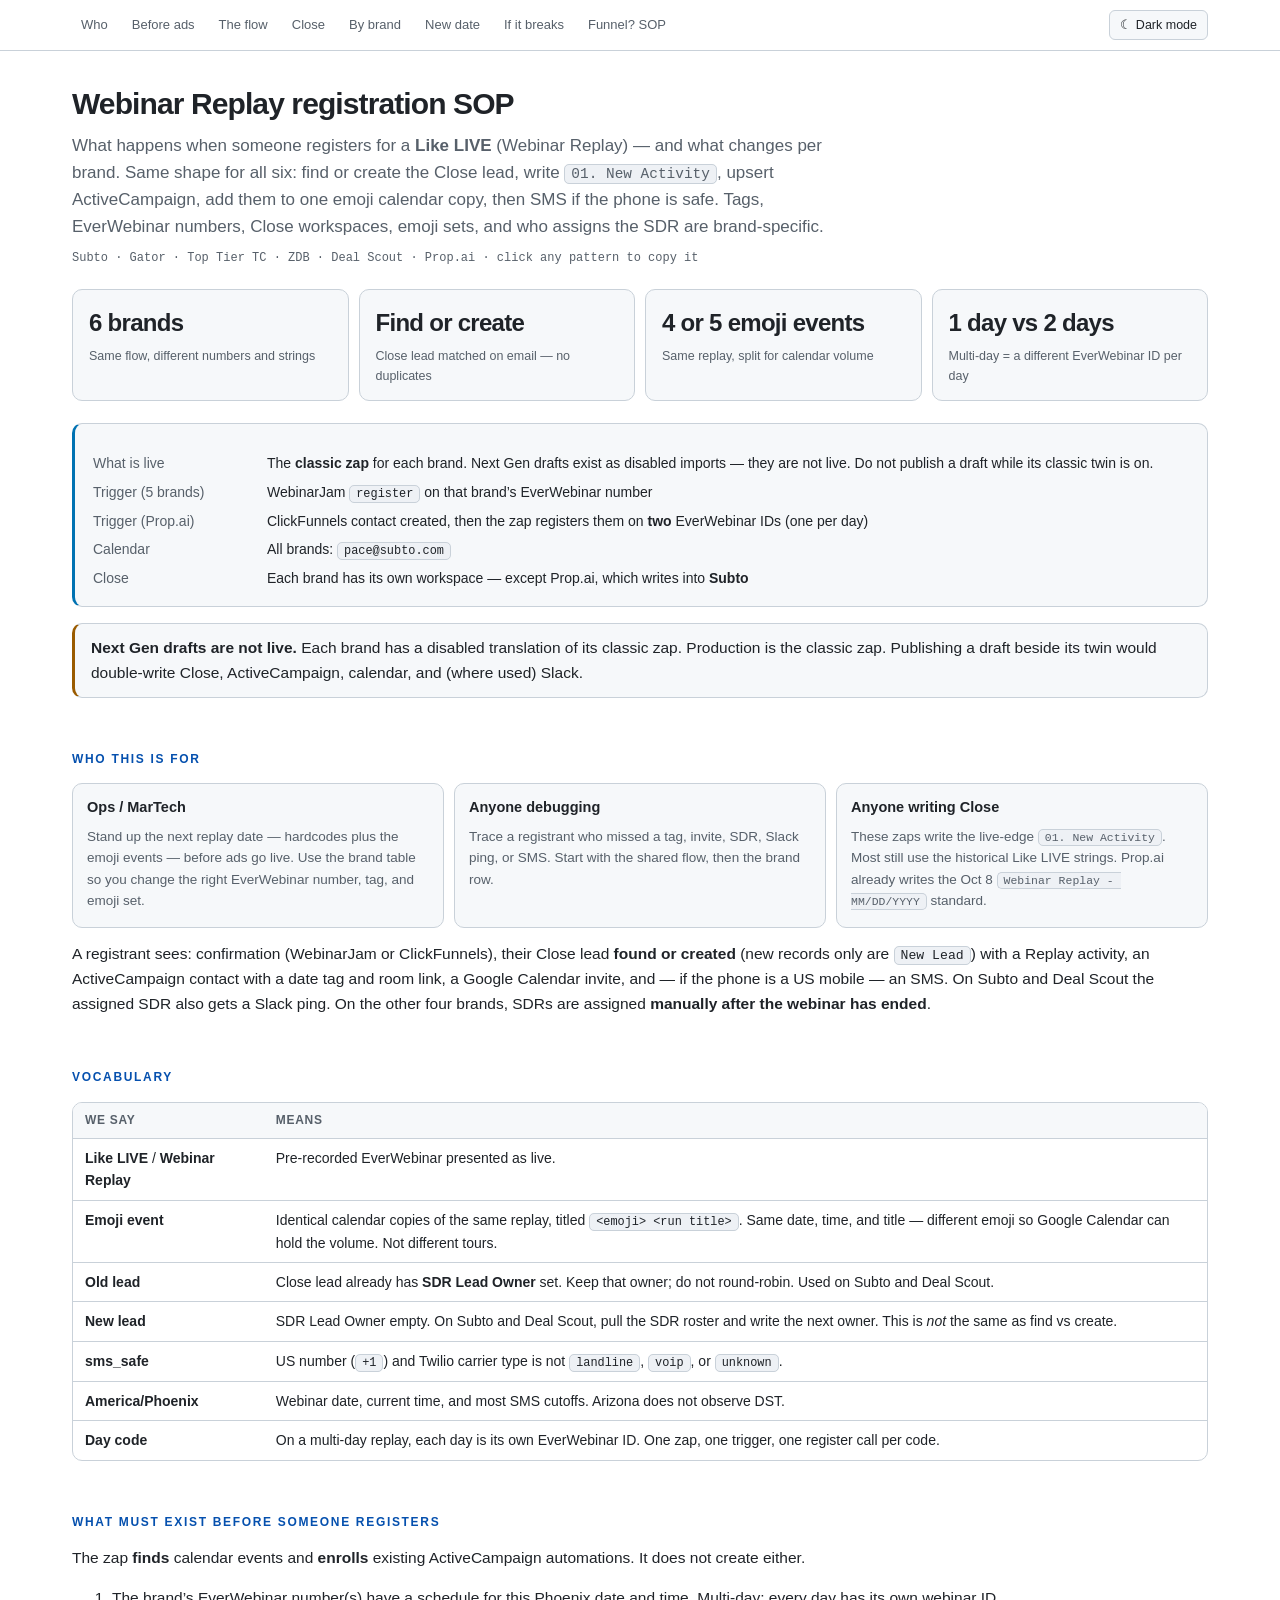
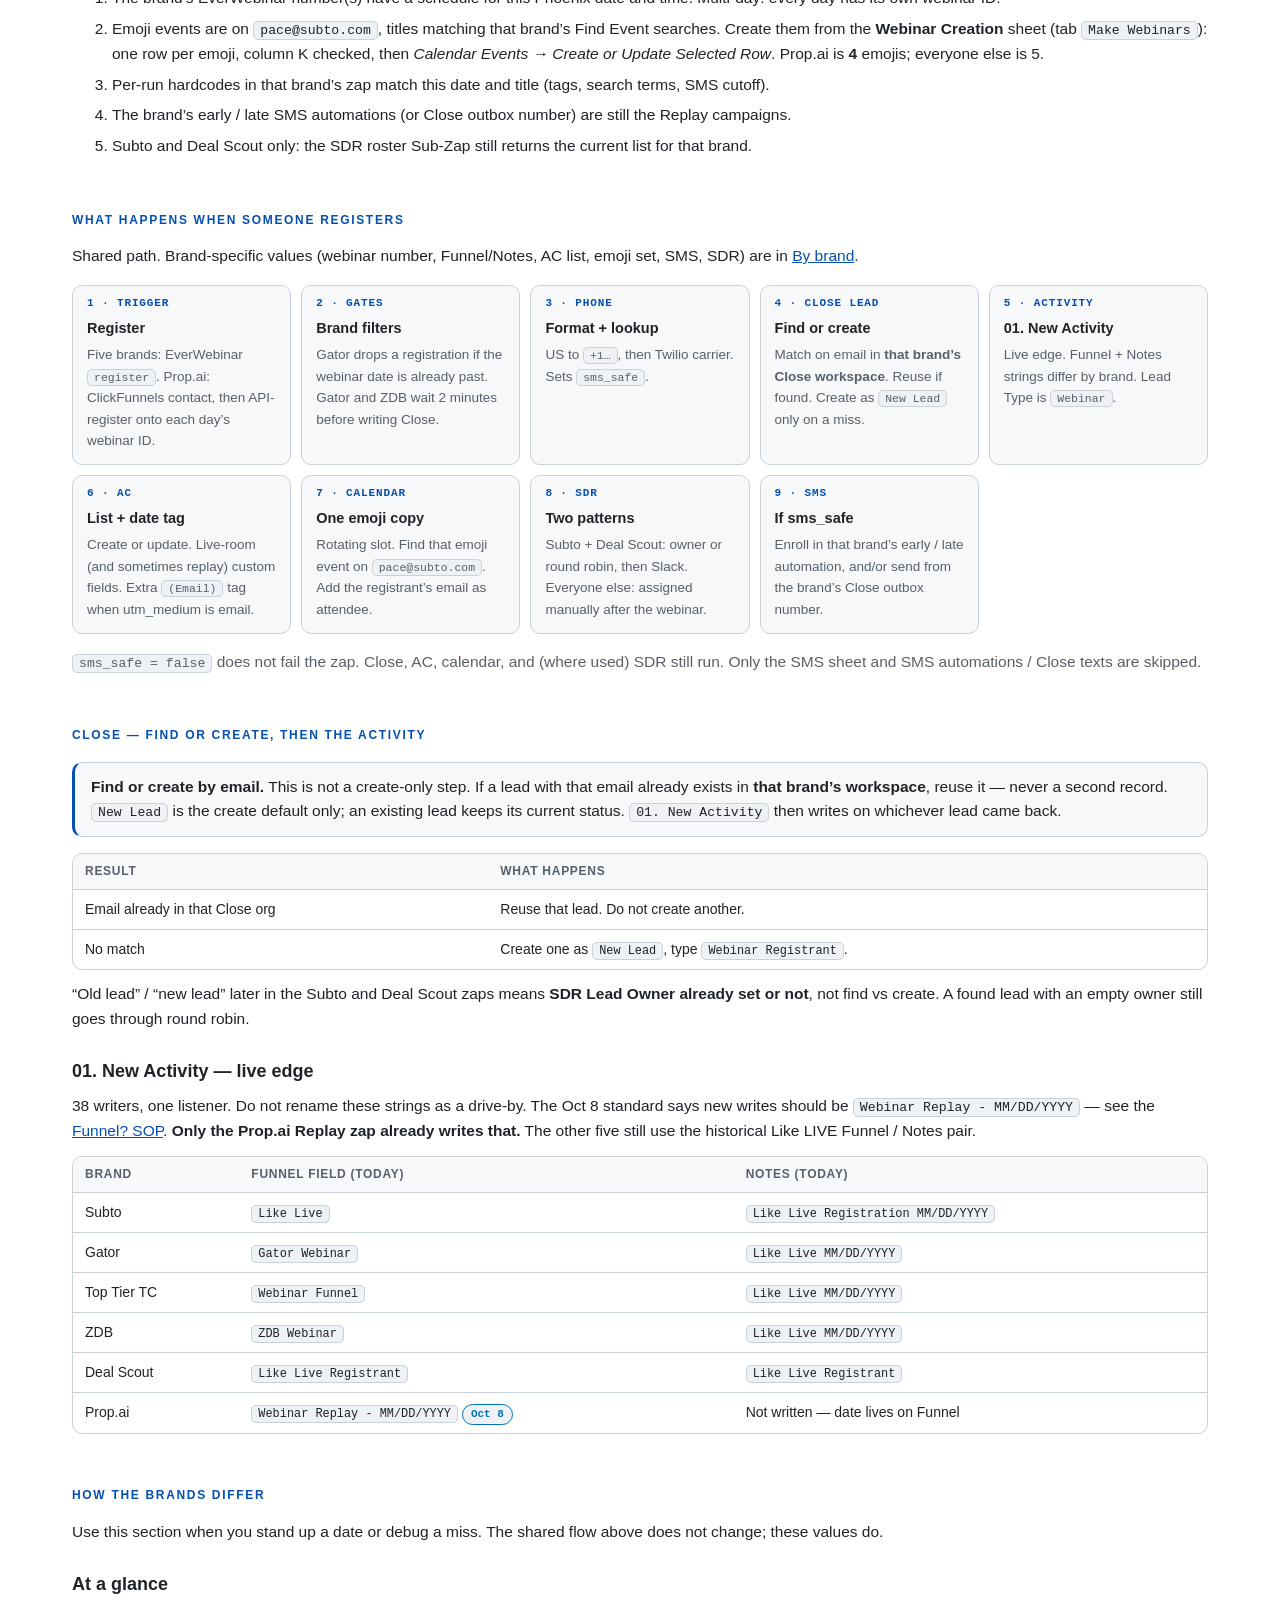
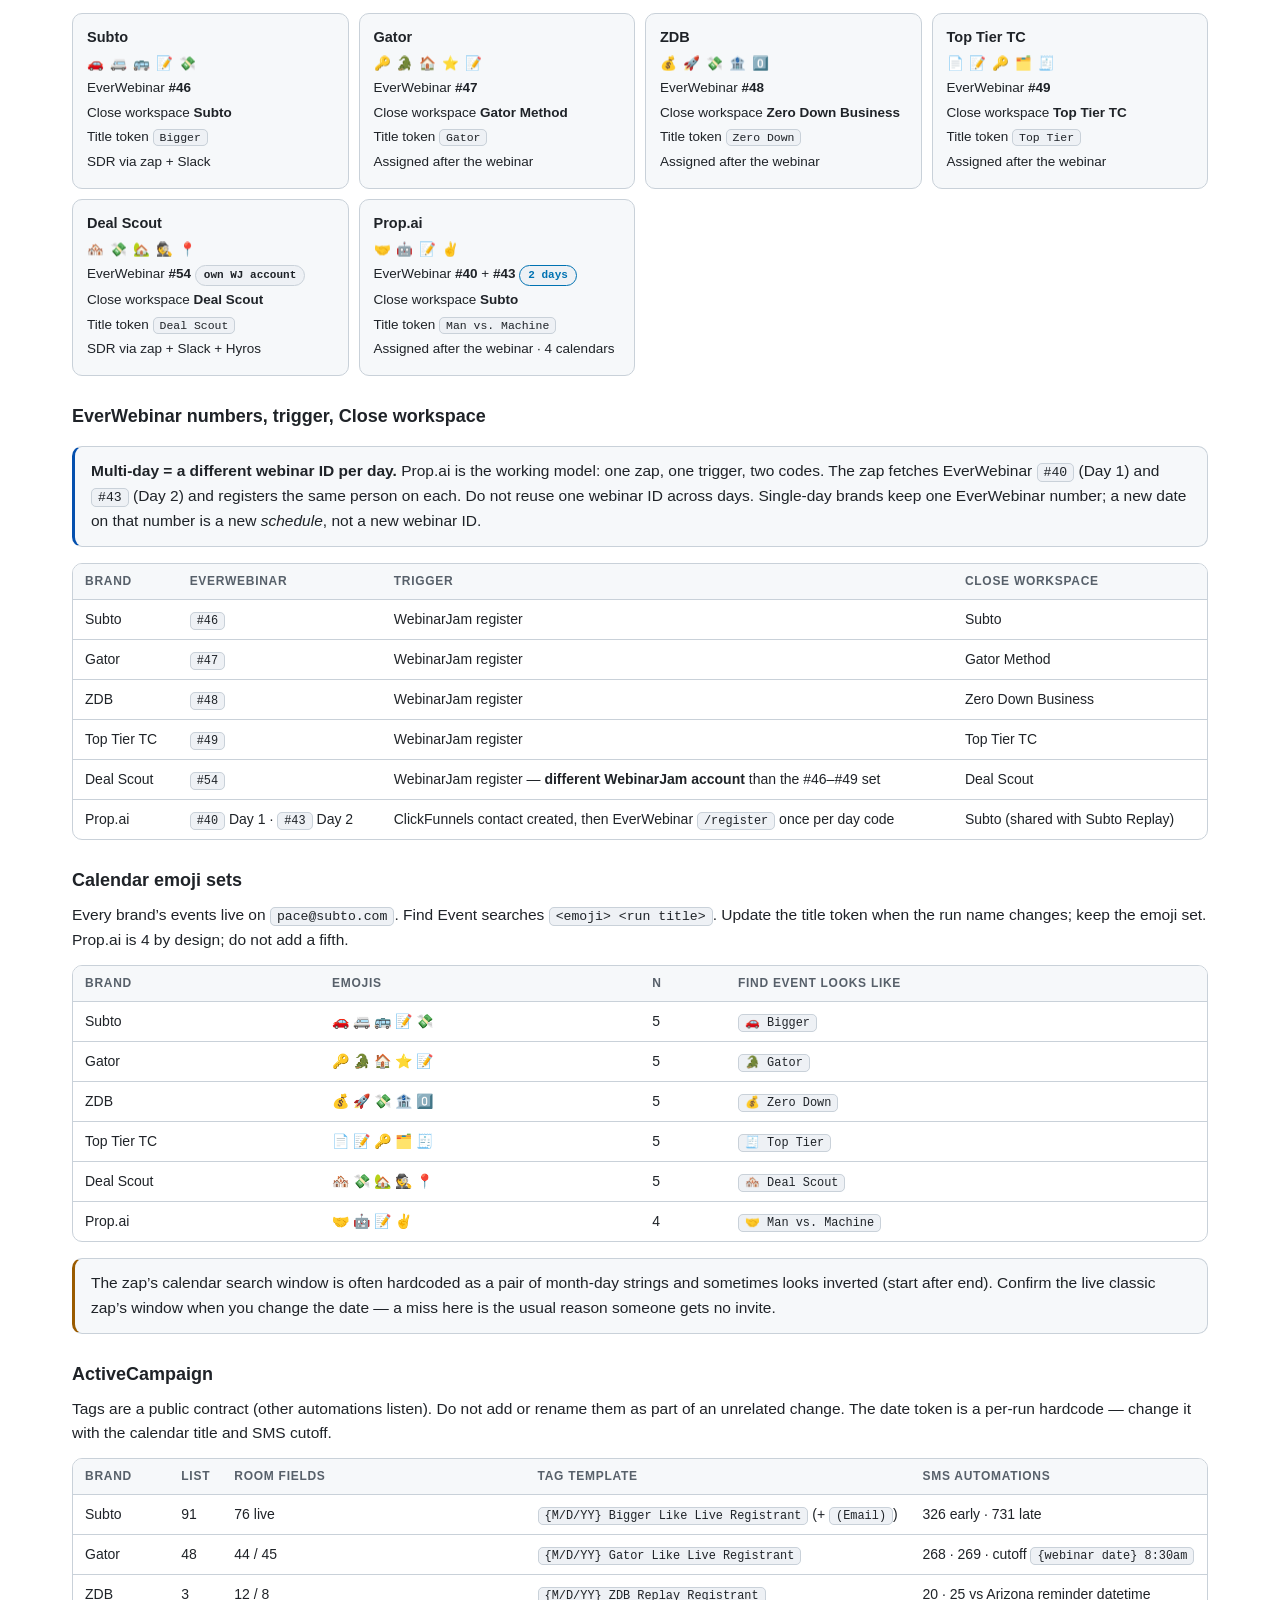
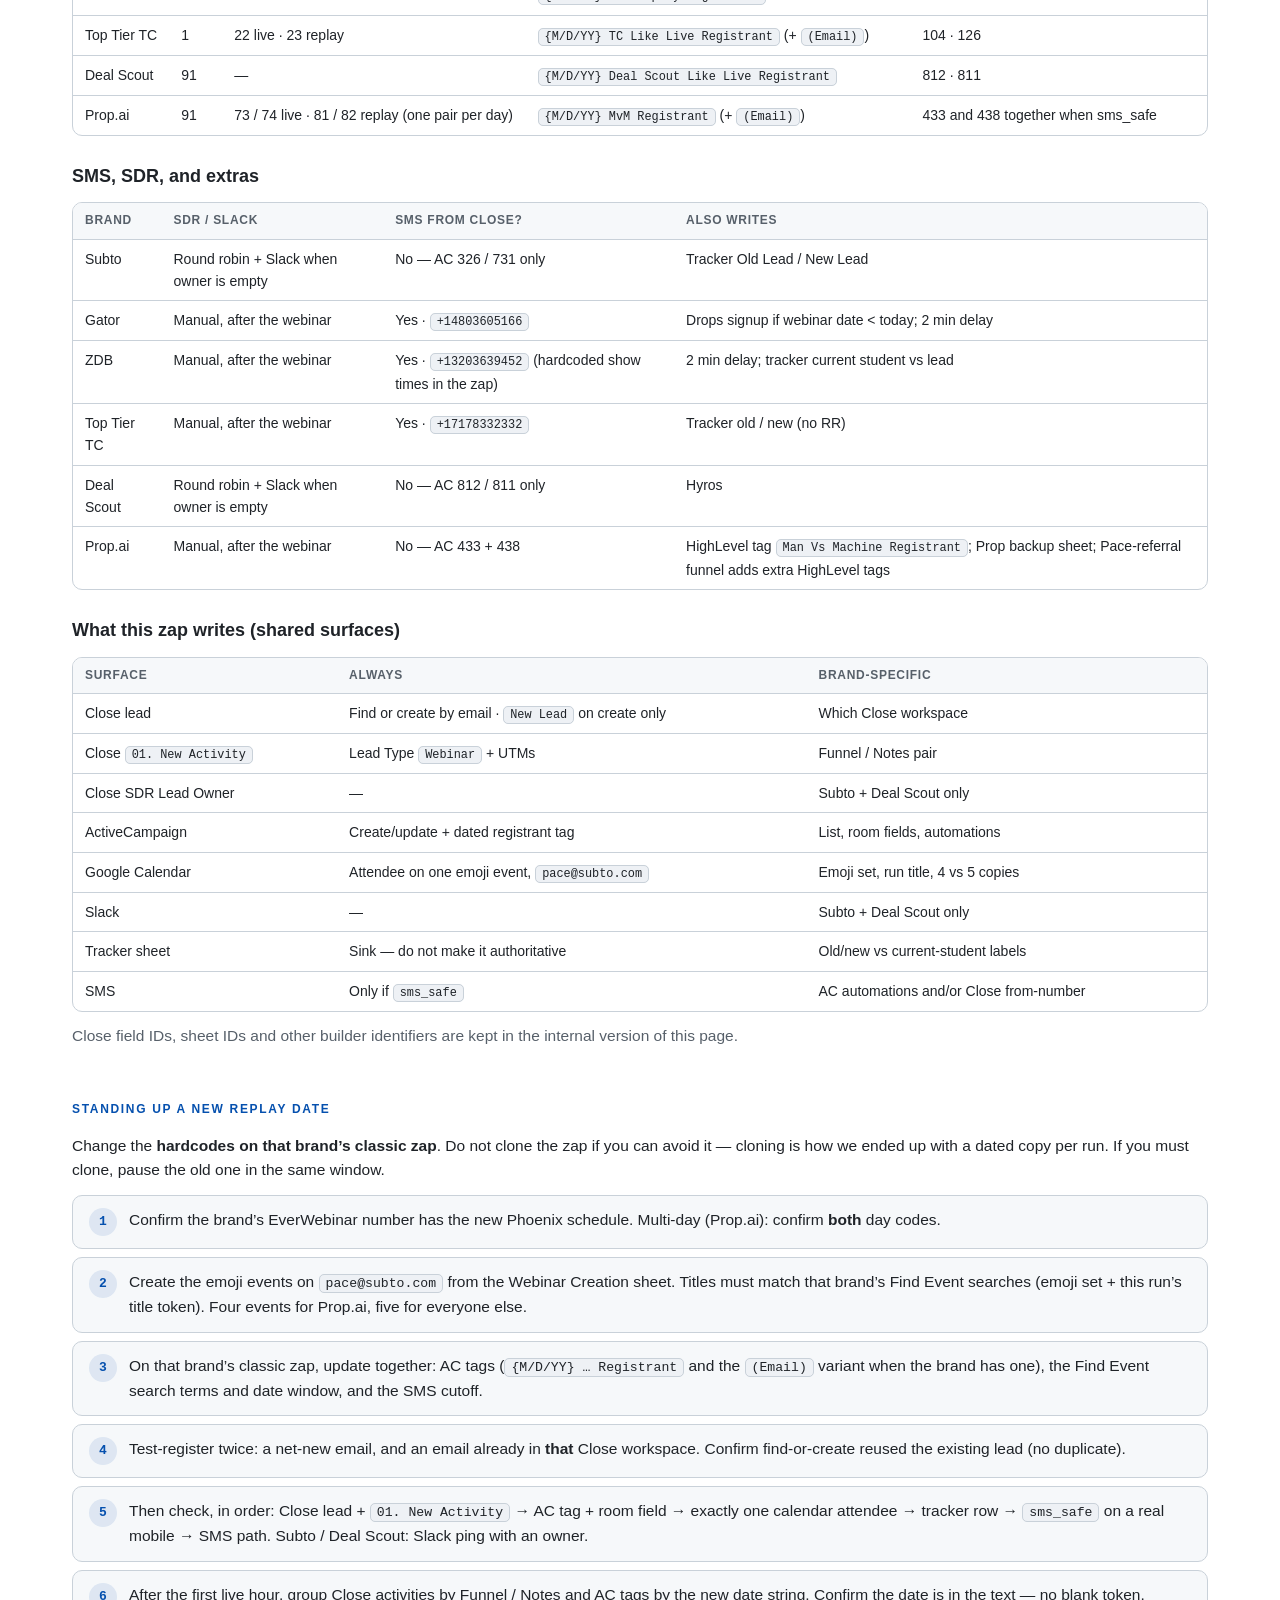
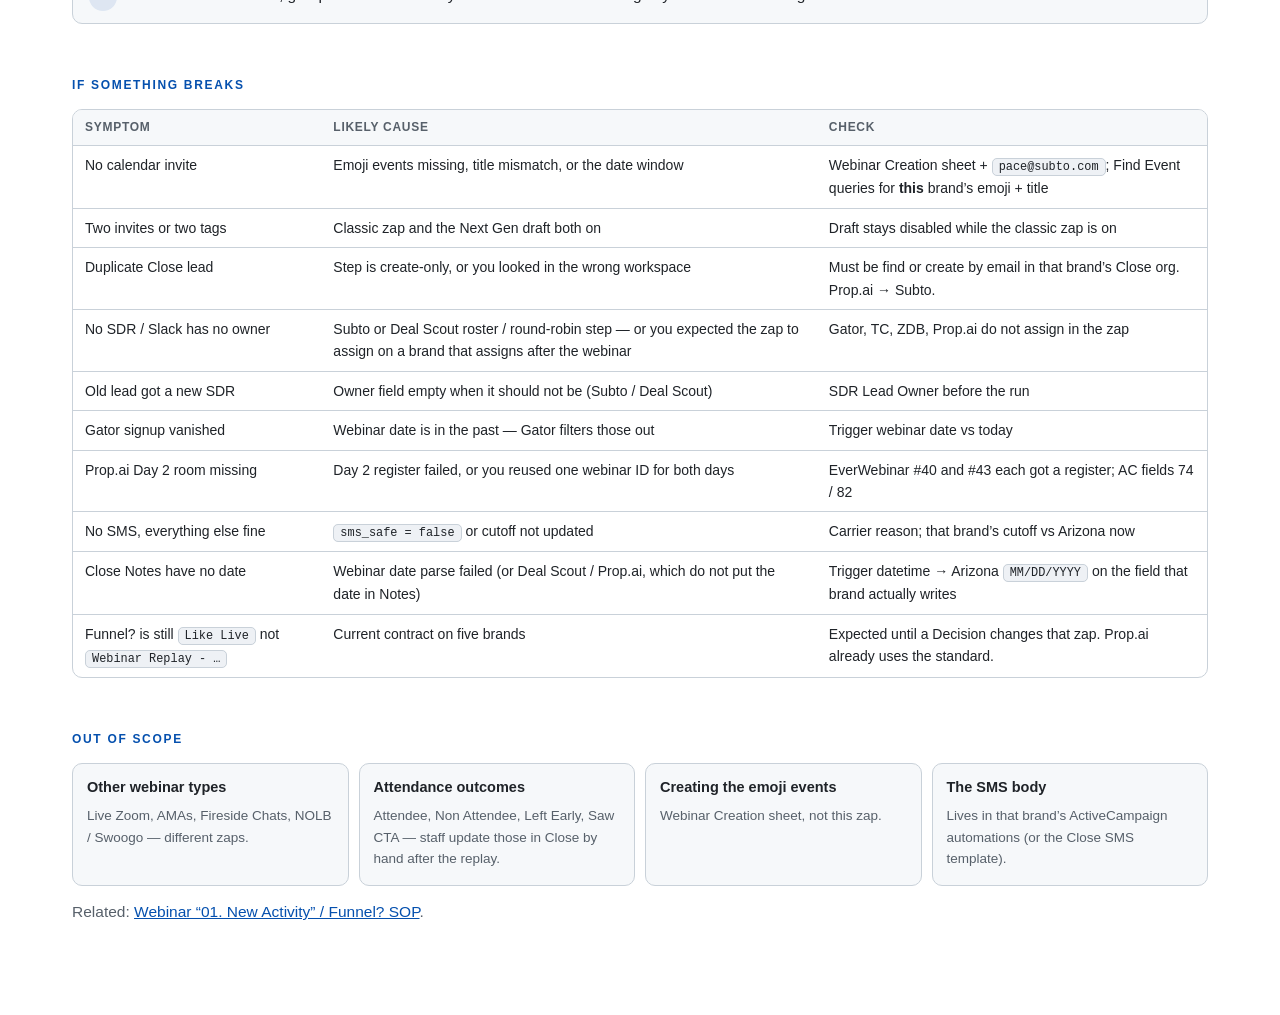
<file: webinar-replay-registration/index.html>
<!DOCTYPE html>
<html lang="en">
<head>
<meta charset="utf-8">
<meta name="viewport" content="width=device-width, initial-scale=1">
<title>Webinar Replay registration SOP</title>
<script>
  (function(){var t;try{t=localStorage.getItem('nre-theme')}catch(e){}
    document.documentElement.setAttribute('data-theme',t||'light');})();
  function nreToggleTheme(){
    var r=document.documentElement,t=r.getAttribute('data-theme')==='light'?'dark':'light';
    r.setAttribute('data-theme',t);try{localStorage.setItem('nre-theme',t)}catch(e){}
    nreThemeLabel();
  }
  function nreThemeLabel(){
    var b=document.getElementById('theme-btn');if(!b)return;
    var light=document.documentElement.getAttribute('data-theme')==='light';
    b.textContent=light?'☾ Dark mode':'☀ Light mode';
    b.setAttribute('aria-label',light?'Switch to dark mode':'Switch to light mode');
  }
  document.addEventListener('DOMContentLoaded',nreThemeLabel);
</script>
<style>
  :root{
    --bg:#0d1117; --panel:#161b22; --panel2:#1c2333; --line:#30363d;
    --ink:#e6edf3; --dim:#8b949e; --accent:#58a6ff; --accent-dim:rgba(88,166,255,.12);
    --ok:#56b4e9; --warn:#e69f00; --err:#ff8a5c;
    --font:-apple-system, BlinkMacSystemFont, "Segoe UI", sans-serif;
    --mono:ui-monospace, "SF Mono", Menlo, monospace;
    --radius:10px;
  }
  :root[data-theme="light"]{
    --bg:#ffffff; --panel:#f6f8fa; --panel2:#eef1f5; --line:#c9d1d9;
    --ink:#1f2328; --dim:#57606a; --accent:#0550ae; --accent-dim:rgba(5,80,174,.10);
    --ok:#0072b2; --warn:#9a5b00; --err:#b83d00;
  }
  *{box-sizing:border-box}
  html{scroll-behavior:smooth;scroll-padding-top:70px}
  html,body{margin:0;background:var(--bg);color:var(--ink);font:15.5px/1.6 var(--font)}
  .topbar{position:sticky;top:0;z-index:10;background:var(--bg);border-bottom:1px solid var(--line)}
  .topbar .in{max-width:1180px;margin:0 auto;padding:10px 22px;display:flex;gap:6px;flex-wrap:wrap;align-items:center}
  .topbar a{font-size:13px;color:var(--dim);text-decoration:none;padding:4px 9px;border-radius:6px}
  .topbar a:hover{background:var(--panel2);color:var(--ink)}
  .topbar .spacer{flex:1}
  button{font:inherit;cursor:pointer}
  #theme-btn{font-size:12.5px;background:var(--panel);color:var(--ink);border:1px solid var(--line);
    border-radius:6px;padding:4px 10px}
  .wrap{max-width:1180px;margin:0 auto;padding:36px 22px 110px}
  h1{font-size:30px;letter-spacing:-.03em;line-height:1.15;margin:0 0 10px}
  .lede{font-size:17px;color:var(--dim);max-width:46em;margin:0 0 10px}
  .stamp{font:12px/1.4 var(--mono);color:var(--dim)}
  h2{font-size:12px;text-transform:uppercase;letter-spacing:.14em;color:var(--accent);
     margin:52px 0 14px;font-weight:700}
  h3{font-size:18px;margin:26px 0 8px}
  h4{font-size:14.5px;margin:20px 0 6px}
  p{margin:8px 0}
  .dim{color:var(--dim)}
  a{color:var(--accent)}
  code{font-family:var(--mono);font-size:.85em;background:var(--panel2);
    border:1px solid var(--line);border-radius:5px;padding:1px 6px;white-space:pre-wrap;word-break:break-word}
  code.copy{cursor:copy}
  code.copy:hover{border-color:var(--accent)}
  .callout{background:var(--panel);border:1px solid var(--line);border-left:3px solid var(--accent);
    border-radius:var(--radius);padding:12px 16px;margin:16px 0}
  .callout.warn{border-left-color:var(--warn)}
  .callout.err{border-left-color:var(--err)}
  .stats{display:grid;grid-template-columns:repeat(auto-fit,minmax(170px,1fr));gap:10px;margin:22px 0}
  .stat{background:var(--panel);border:1px solid var(--line);border-radius:var(--radius);padding:14px 16px}
  .stat b{display:block;font-size:24px;letter-spacing:-.03em}
  .stat span{display:block;font-size:12.5px;color:var(--dim);margin-top:4px}
  .tbl{overflow-x:auto;border:1px solid var(--line);border-radius:var(--radius);margin:12px 0}
  table{border-collapse:collapse;width:100%;font-size:14px}
  th,td{text-align:left;padding:8px 12px;border-bottom:1px solid var(--line);vertical-align:top}
  th{background:var(--panel);font-size:12px;text-transform:uppercase;letter-spacing:.06em;color:var(--dim);font-weight:700}
  tr:last-child td{border-bottom:0}
  .ids td code{font-size:11.5px}
  .pill{display:inline-block;font:700 11px/1.2 var(--mono);padding:3px 8px;border-radius:99px;
    border:1px solid var(--line);background:var(--panel2);white-space:nowrap}
  .pill.cur{color:var(--ok);border-color:var(--ok)}
  .pill.bad{color:var(--err);border-color:var(--err)}
  .brands{display:grid;grid-template-columns:repeat(auto-fit,minmax(250px,1fr));gap:10px;margin:14px 0}
  .brand{background:var(--panel);border:1px solid var(--line);border-radius:var(--radius);padding:12px 14px}
  .brand h4{margin:0 0 6px}
  .brand p{margin:3px 0;font-size:13.5px}
  .emojis{font-size:22px;letter-spacing:.08em;line-height:1.4;margin:4px 0 8px}
  ol li,ul li{margin:6px 0}
  details{background:var(--panel);border:1px solid var(--line);border-radius:var(--radius);padding:4px 16px;margin:12px 0}
  details[open]{padding-bottom:12px}
  summary{cursor:pointer;font-weight:700;font-size:16px;padding:10px 0}
  .std{background:var(--panel);border:1px solid var(--line);border-left:3px solid var(--ok);
    border-radius:var(--radius);padding:16px 18px;margin:16px 0}
  .std dl{display:grid;grid-template-columns:160px 1fr;gap:6px 14px;margin:12px 0 0;font-size:14px}
  .std dt{color:var(--dim)}
  .std dd{margin:0}
  .ok-mark{color:var(--ok);font-weight:700}
  .no-mark{color:var(--err);font-weight:700}
  .todo{display:inline-block;font:700 11px/1.2 var(--mono);padding:3px 8px;border-radius:99px;border:1px solid var(--warn);color:var(--warn)}
  .flow{display:grid;grid-template-columns:repeat(auto-fit,minmax(200px,1fr));gap:10px;margin:16px 0}
  .flow .step{background:var(--panel);border:1px solid var(--line);border-radius:var(--radius);padding:12px 14px}
  .flow .n{font:700 11px/1 var(--mono);color:var(--accent);letter-spacing:.08em;text-transform:uppercase}
  .flow h4{margin:8px 0 4px}
  .flow p{margin:0;font-size:13.5px;color:var(--dim)}
  .check{list-style:none;padding:0;margin:12px 0}
  .check li{background:var(--panel);border:1px solid var(--line);border-radius:var(--radius);
    padding:12px 16px;margin:8px 0;display:flex;gap:12px;align-items:flex-start}
  .check .n{flex:0 0 28px;height:28px;border-radius:50%;background:var(--accent-dim);color:var(--accent);
    font:700 13px/28px var(--mono);text-align:center}
  #toast{position:fixed;bottom:22px;left:50%;transform:translateX(-50%);background:var(--ink);color:var(--bg);
    font-size:13px;padding:7px 14px;border-radius:8px;opacity:0;transition:opacity .2s;pointer-events:none}
  #toast.show{opacity:1}
  @media print{.topbar,#toast{display:none}details{border:0}details>*{display:block}}
</style>
</head>
<body>

<nav class="topbar"><div class="in">
  <a href="#who">Who</a>
  <a href="#before">Before ads</a>
  <a href="#flow">The flow</a>
  <a href="#close">Close</a>
  <a href="#brands">By brand</a>
  <a href="#standup">New date</a>
  <a href="#break">If it breaks</a>
  <a href="../webinar-new-activity-formats/">Funnel? SOP</a>
  <span class="spacer"></span>
  <button id="theme-btn" onclick="nreToggleTheme()">☾ Dark mode</button>
</div></nav>

<main class="wrap">

<header>
  <h1>Webinar Replay registration SOP</h1>
  <p class="lede">What happens when someone registers for a <b>Like LIVE</b> (Webinar Replay)
  — and what changes per brand. Same shape for all six: find or create the Close lead,
  write <code>01. New Activity</code>, upsert ActiveCampaign, add them to one emoji
  calendar copy, then SMS if the phone is safe. Tags, EverWebinar numbers, Close
  workspaces, emoji sets, and who assigns the SDR are brand-specific.</p>
  <p class="stamp">Subto · Gator · Top Tier TC · ZDB · Deal Scout · Prop.ai · click any pattern to copy it</p>
</header>

<div class="stats">
  <div class="stat"><b>6 brands</b><span>Same flow, different numbers and strings</span></div>
  <div class="stat"><b>Find or create</b><span>Close lead matched on email — no duplicates</span></div>
  <div class="stat"><b>4 or 5 emoji events</b><span>Same replay, split for calendar volume</span></div>
  <div class="stat"><b>1 day vs 2 days</b><span>Multi-day = a different EverWebinar ID per day</span></div>
</div>

<div class="std">
  <dl>
    <dt>What is live</dt><dd>The <b>classic zap</b> for each brand. Next Gen drafts exist as disabled imports — they are not live. Do not publish a draft while its classic twin is on.</dd>
    <dt>Trigger (5 brands)</dt><dd>WebinarJam <code>register</code> on that brand’s EverWebinar number</dd>
    <dt>Trigger (Prop.ai)</dt><dd>ClickFunnels contact created, then the zap registers them on <b>two</b> EverWebinar IDs (one per day)</dd>
    <dt>Calendar</dt><dd>All brands: <code class="copy">pace@subto.com</code></dd>
    <dt>Close</dt><dd>Each brand has its own workspace — except Prop.ai, which writes into <b>Subto</b></dd>
  </dl>
</div>

<div class="callout warn"><b>Next Gen drafts are not live.</b> Each brand has a disabled
translation of its classic zap. Production is the classic zap. Publishing a draft
beside its twin would double-write Close, ActiveCampaign, calendar, and (where used) Slack.</div>

<h2 id="who">Who this is for</h2>
<div class="brands">
  <div class="brand"><h4>Ops / MarTech</h4><p class="dim">Stand up the next replay date — hardcodes plus the emoji events — before ads go live. Use the brand table so you change the right EverWebinar number, tag, and emoji set.</p></div>
  <div class="brand"><h4>Anyone debugging</h4><p class="dim">Trace a registrant who missed a tag, invite, SDR, Slack ping, or SMS. Start with the shared flow, then the brand row.</p></div>
  <div class="brand"><h4>Anyone writing Close</h4><p class="dim">These zaps write the live-edge <code>01. New Activity</code>. Most still use the historical Like LIVE strings. Prop.ai already writes the Oct 8 <code>Webinar Replay - MM/DD/YYYY</code> standard.</p></div>
</div>
<p>A registrant sees: confirmation (WebinarJam or ClickFunnels), their Close lead
<b>found or created</b> (new records only are <code>New Lead</code>) with a Replay activity,
an ActiveCampaign contact with a date tag and room link, a Google Calendar invite,
and — if the phone is a US mobile — an SMS. On Subto and Deal Scout the assigned SDR
also gets a Slack ping. On the other four brands, SDRs are assigned <b>manually after
the webinar has ended</b>.</p>

<h2 id="words">Vocabulary</h2>
<div class="tbl"><table>
  <tr><th>We say</th><th>Means</th></tr>
  <tr><td><b>Like LIVE</b> / <b>Webinar Replay</b></td><td>Pre-recorded EverWebinar presented as live.</td></tr>
  <tr><td><b>Emoji event</b></td><td>Identical calendar copies of the same replay, titled <code>&lt;emoji&gt; &lt;run title&gt;</code>. Same date, time, and title — different emoji so Google Calendar can hold the volume. Not different tours.</td></tr>
  <tr><td><b>Old lead</b></td><td>Close lead already has <b>SDR Lead Owner</b> set. Keep that owner; do not round-robin. Used on Subto and Deal Scout.</td></tr>
  <tr><td><b>New lead</b></td><td>SDR Lead Owner empty. On Subto and Deal Scout, pull the SDR roster and write the next owner. This is <i>not</i> the same as find vs create.</td></tr>
  <tr><td><b>sms_safe</b></td><td>US number (<code>+1</code>) and Twilio carrier type is not <code>landline</code>, <code>voip</code>, or <code>unknown</code>.</td></tr>
  <tr><td><b>America/Phoenix</b></td><td>Webinar date, current time, and most SMS cutoffs. Arizona does not observe DST.</td></tr>
  <tr><td><b>Day code</b></td><td>On a multi-day replay, each day is its own EverWebinar ID. One zap, one trigger, one register call per code.</td></tr>
</table></div>

<h2 id="before">What must exist before someone registers</h2>
<p>The zap <b>finds</b> calendar events and <b>enrolls</b> existing ActiveCampaign automations. It does not create either.</p>
<ol>
  <li>The brand’s EverWebinar number(s) have a schedule for this Phoenix date and time. Multi-day: every day has its own webinar ID.</li>
  <li>Emoji events are on <code>pace@subto.com</code>, titles matching that brand’s Find Event searches.
    Create them from the <b>Webinar Creation</b> sheet (tab <code>Make Webinars</code>): one row per emoji,
    column K checked, then <i>Calendar Events → Create or Update Selected Row</i>. Prop.ai is <b>4</b> emojis; everyone else is 5.</li>
  <li>Per-run hardcodes in that brand’s zap match this date and title (tags, search terms, SMS cutoff).</li>
  <li>The brand’s early / late SMS automations (or Close outbox number) are still the Replay campaigns.</li>
  <li>Subto and Deal Scout only: the SDR roster Sub-Zap still returns the current list for that brand.</li>
</ol>

<h2 id="flow">What happens when someone registers</h2>
<p>Shared path. Brand-specific values (webinar number, Funnel/Notes, AC list, emoji set, SMS, SDR) are in <a href="#brands">By brand</a>.</p>
<div class="flow">
  <div class="step"><div class="n">1 · Trigger</div><h4>Register</h4><p>Five brands: EverWebinar <code>register</code>. Prop.ai: ClickFunnels contact, then API-register onto each day’s webinar ID.</p></div>
  <div class="step"><div class="n">2 · Gates</div><h4>Brand filters</h4><p>Gator drops a registration if the webinar date is already past. Gator and ZDB wait 2 minutes before writing Close.</p></div>
  <div class="step"><div class="n">3 · Phone</div><h4>Format + lookup</h4><p>US to <code>+1…</code>, then Twilio carrier. Sets <code>sms_safe</code>.</p></div>
  <div class="step"><div class="n">4 · Close lead</div><h4>Find or create</h4><p>Match on email in <b>that brand’s Close workspace</b>. Reuse if found. Create as <code>New Lead</code> only on a miss.</p></div>
  <div class="step"><div class="n">5 · Activity</div><h4>01. New Activity</h4><p>Live edge. Funnel + Notes strings differ by brand. Lead Type is <code>Webinar</code>.</p></div>
  <div class="step"><div class="n">6 · AC</div><h4>List + date tag</h4><p>Create or update. Live-room (and sometimes replay) custom fields. Extra <code>(Email)</code> tag when utm_medium is email.</p></div>
  <div class="step"><div class="n">7 · Calendar</div><h4>One emoji copy</h4><p>Rotating slot. Find that emoji event on <code>pace@subto.com</code>. Add the registrant’s email as attendee.</p></div>
  <div class="step"><div class="n">8 · SDR</div><h4>Two patterns</h4><p>Subto + Deal Scout: owner or round robin, then Slack. Everyone else: assigned manually after the webinar.</p></div>
  <div class="step"><div class="n">9 · SMS</div><h4>If sms_safe</h4><p>Enroll in that brand’s early / late automation, and/or send from the brand’s Close outbox number.</p></div>
</div>
<p class="dim"><code>sms_safe = false</code> does not fail the zap. Close, AC, calendar, and (where used) SDR still run.
Only the SMS sheet and SMS automations / Close texts are skipped.</p>

<h2 id="close">Close — find or create, then the activity</h2>
<div class="callout"><b>Find or create by email.</b> This is not a create-only step. If a lead with
that email already exists in <b>that brand’s workspace</b>, reuse it — never a second record.
<code>New Lead</code> is the create default only; an existing lead keeps its current status.
<code>01. New Activity</code> then writes on whichever lead came back.</div>
<div class="tbl"><table>
  <tr><th>Result</th><th>What happens</th></tr>
  <tr><td>Email already in that Close org</td><td>Reuse that lead. Do not create another.</td></tr>
  <tr><td>No match</td><td>Create one as <code>New Lead</code>, type <code>Webinar Registrant</code>.</td></tr>
</table></div>
<p>“Old lead” / “new lead” later in the Subto and Deal Scout zaps means <b>SDR Lead Owner already set or not</b>,
not find vs create. A found lead with an empty owner still goes through round robin.</p>

<h3>01. New Activity — live edge</h3>
<p>38 writers, one listener. Do not rename these strings as a drive-by.
The Oct 8 standard says new writes should be <code>Webinar Replay - MM/DD/YYYY</code> — see the
<a href="../webinar-new-activity-formats/">Funnel? SOP</a>. <b>Only the Prop.ai Replay zap already writes that.</b>
The other five still use the historical Like LIVE Funnel / Notes pair.</p>
<div class="tbl"><table>
  <tr><th>Brand</th><th>Funnel field (today)</th><th>Notes (today)</th></tr>
  <tr><td>Subto</td><td><code class="copy">Like Live</code></td><td><code class="copy">Like Live Registration MM/DD/YYYY</code></td></tr>
  <tr><td>Gator</td><td><code class="copy">Gator Webinar</code></td><td><code class="copy">Like Live MM/DD/YYYY</code></td></tr>
  <tr><td>Top Tier TC</td><td><code class="copy">Webinar Funnel</code></td><td><code class="copy">Like Live MM/DD/YYYY</code></td></tr>
  <tr><td>ZDB</td><td><code class="copy">ZDB Webinar</code></td><td><code class="copy">Like Live MM/DD/YYYY</code></td></tr>
  <tr><td>Deal Scout</td><td><code class="copy">Like Live Registrant</code></td><td><code class="copy">Like Live Registrant</code></td></tr>
  <tr><td>Prop.ai</td><td><code class="copy">Webinar Replay - MM/DD/YYYY</code> <span class="pill cur">Oct 8</span></td><td>Not written — date lives on Funnel</td></tr>
</table></div>

<h2 id="brands">How the brands differ</h2>
<p>Use this section when you stand up a date or debug a miss. The shared flow above does not change; these values do.</p>

<h3>At a glance</h3>
<div class="brands">
  <div class="brand">
    <h4>Subto</h4>
    <p class="emojis">🚗 🚐 🚌 📝 💸</p>
    <p>EverWebinar <b>#46</b></p>
    <p>Close workspace <b>Subto</b></p>
    <p>Title token <code>Bigger</code></p>
    <p>SDR via zap + Slack</p>
  </div>
  <div class="brand">
    <h4>Gator</h4>
    <p class="emojis">🔑 🐊 🏠 ⭐️ 📝</p>
    <p>EverWebinar <b>#47</b></p>
    <p>Close workspace <b>Gator Method</b></p>
    <p>Title token <code>Gator</code></p>
    <p>Assigned after the webinar</p>
  </div>
  <div class="brand">
    <h4>ZDB</h4>
    <p class="emojis">💰 🚀 💸 🏦 0️⃣</p>
    <p>EverWebinar <b>#48</b></p>
    <p>Close workspace <b>Zero Down Business</b></p>
    <p>Title token <code>Zero Down</code></p>
    <p>Assigned after the webinar</p>
  </div>
  <div class="brand">
    <h4>Top Tier TC</h4>
    <p class="emojis">📄 📝 🔑 🗂️ 🧾</p>
    <p>EverWebinar <b>#49</b></p>
    <p>Close workspace <b>Top Tier TC</b></p>
    <p>Title token <code>Top Tier</code></p>
    <p>Assigned after the webinar</p>
  </div>
  <div class="brand">
    <h4>Deal Scout</h4>
    <p class="emojis">🏘️ 💸 🏡 🕵 📍</p>
    <p>EverWebinar <b>#54</b> <span class="pill">own WJ account</span></p>
    <p>Close workspace <b>Deal Scout</b></p>
    <p>Title token <code>Deal Scout</code></p>
    <p>SDR via zap + Slack + Hyros</p>
  </div>
  <div class="brand">
    <h4>Prop.ai</h4>
    <p class="emojis">🤝 🤖 📝 ✌️</p>
    <p>EverWebinar <b>#40</b> + <b>#43</b> <span class="pill cur">2 days</span></p>
    <p>Close workspace <b>Subto</b></p>
    <p>Title token <code>Man vs. Machine</code></p>
    <p>Assigned after the webinar · 4 calendars</p>
  </div>
</div>

<h3>EverWebinar numbers, trigger, Close workspace</h3>
<div class="callout"><b>Multi-day = a different webinar ID per day.</b> Prop.ai is the working model:
one zap, one trigger, two codes. The zap fetches EverWebinar <code>#40</code> (Day 1) and
<code>#43</code> (Day 2) and registers the same person on each. Do not reuse one webinar ID
across days. Single-day brands keep one EverWebinar number; a new date on that number is a
new <i>schedule</i>, not a new webinar ID.</div>
<div class="tbl"><table>
  <tr><th>Brand</th><th>EverWebinar</th><th>Trigger</th><th>Close workspace</th></tr>
  <tr><td>Subto</td><td><code class="copy">#46</code></td><td>WebinarJam register</td><td>Subto</td></tr>
  <tr><td>Gator</td><td><code class="copy">#47</code></td><td>WebinarJam register</td><td>Gator Method</td></tr>
  <tr><td>ZDB</td><td><code class="copy">#48</code></td><td>WebinarJam register</td><td>Zero Down Business</td></tr>
  <tr><td>Top Tier TC</td><td><code class="copy">#49</code></td><td>WebinarJam register</td><td>Top Tier TC</td></tr>
  <tr><td>Deal Scout</td><td><code class="copy">#54</code></td><td>WebinarJam register — <b>different WebinarJam account</b> than the #46–#49 set</td><td>Deal Scout</td></tr>
  <tr><td>Prop.ai</td><td><code class="copy">#40</code> Day 1 · <code class="copy">#43</code> Day 2</td><td>ClickFunnels contact created, then EverWebinar <code>/register</code> once per day code</td><td>Subto (shared with Subto Replay)</td></tr>
</table></div>

<h3>Calendar emoji sets</h3>
<p>Every brand’s events live on <code>pace@subto.com</code>. Find Event searches
<code>&lt;emoji&gt; &lt;run title&gt;</code>. Update the title token when the run name changes;
keep the emoji set. Prop.ai is 4 by design; do not add a fifth.</p>
<div class="tbl"><table>
  <tr><th>Brand</th><th>Emojis</th><th>n</th><th>Find Event looks like</th></tr>
  <tr><td>Subto</td><td>🚗 🚐 🚌 📝 💸</td><td>5</td><td><code class="copy">🚗 Bigger</code></td></tr>
  <tr><td>Gator</td><td>🔑 🐊 🏠 ⭐️ 📝</td><td>5</td><td><code class="copy">🐊 Gator</code></td></tr>
  <tr><td>ZDB</td><td>💰 🚀 💸 🏦 0️⃣</td><td>5</td><td><code class="copy">💰 Zero Down</code></td></tr>
  <tr><td>Top Tier TC</td><td>📄 📝 🔑 🗂️ 🧾</td><td>5</td><td><code class="copy">🧾 Top Tier</code></td></tr>
  <tr><td>Deal Scout</td><td>🏘️ 💸 🏡 🕵 📍</td><td>5</td><td><code class="copy">🏘️ Deal Scout</code></td></tr>
  <tr><td>Prop.ai</td><td>🤝 🤖 📝 ✌️</td><td>4</td><td><code class="copy">🤝 Man vs. Machine</code></td></tr>
</table></div>
<div class="callout warn">The zap’s calendar search window is often hardcoded as a pair of month-day
strings and sometimes looks inverted (start after end). Confirm the live classic zap’s window
when you change the date — a miss here is the usual reason someone gets no invite.</div>

<h3>ActiveCampaign</h3>
<p>Tags are a public contract (other automations listen). Do not add or rename them as part of an
unrelated change. The date token is a per-run hardcode — change it with the calendar title and SMS cutoff.</p>
<div class="tbl"><table>
  <tr><th>Brand</th><th>List</th><th>Room fields</th><th>Tag template</th><th>SMS automations</th></tr>
  <tr><td>Subto</td><td>91</td><td>76 live</td><td><code class="copy">{M/D/YY} Bigger Like Live Registrant</code> (+ <code>(Email)</code>)</td><td>326 early · 731 late</td></tr>
  <tr><td>Gator</td><td>48</td><td>44 / 45</td><td><code class="copy">{M/D/YY} Gator Like Live Registrant</code></td><td>268 · 269 · cutoff <code>{webinar date} 8:30am</code></td></tr>
  <tr><td>ZDB</td><td>3</td><td>12 / 8</td><td><code class="copy">{M/D/YY} ZDB Replay Registrant</code></td><td>20 · 25 vs Arizona reminder datetime</td></tr>
  <tr><td>Top Tier TC</td><td>1</td><td>22 live · 23 replay</td><td><code class="copy">{M/D/YY} TC Like Live Registrant</code> (+ <code>(Email)</code>)</td><td>104 · 126</td></tr>
  <tr><td>Deal Scout</td><td>91</td><td>—</td><td><code class="copy">{M/D/YY} Deal Scout Like Live Registrant</code></td><td>812 · 811</td></tr>
  <tr><td>Prop.ai</td><td>91</td><td>73 / 74 live · 81 / 82 replay (one pair per day)</td><td><code class="copy">{M/D/YY} MvM Registrant</code> (+ <code>(Email)</code>)</td><td>433 and 438 together when sms_safe</td></tr>
</table></div>

<h3>SMS, SDR, and extras</h3>
<div class="tbl"><table>
  <tr><th>Brand</th><th>SDR / Slack</th><th>SMS from Close?</th><th>Also writes</th></tr>
  <tr><td>Subto</td><td>Round robin + Slack when owner is empty</td><td>No — AC 326 / 731 only</td><td>Tracker Old Lead / New Lead</td></tr>
  <tr><td>Gator</td><td>Manual, after the webinar</td><td>Yes · <code class="copy">+14803605166</code></td><td>Drops signup if webinar date &lt; today; 2 min delay</td></tr>
  <tr><td>ZDB</td><td>Manual, after the webinar</td><td>Yes · <code class="copy">+13203639452</code> (hardcoded show times in the zap)</td><td>2 min delay; tracker current student vs lead</td></tr>
  <tr><td>Top Tier TC</td><td>Manual, after the webinar</td><td>Yes · <code class="copy">+17178332332</code></td><td>Tracker old / new (no RR)</td></tr>
  <tr><td>Deal Scout</td><td>Round robin + Slack when owner is empty</td><td>No — AC 812 / 811 only</td><td>Hyros</td></tr>
  <tr><td>Prop.ai</td><td>Manual, after the webinar</td><td>No — AC 433 + 438</td><td>HighLevel tag <code>Man Vs Machine Registrant</code>; Prop backup sheet; Pace-referral funnel adds extra HighLevel tags</td></tr>
</table></div>

<h3>What this zap writes (shared surfaces)</h3>
<div class="tbl"><table>
  <tr><th>Surface</th><th>Always</th><th>Brand-specific</th></tr>
  <tr><td>Close lead</td><td>Find or create by email · <code>New Lead</code> on create only</td><td>Which Close workspace</td></tr>
  <tr><td>Close <code>01. New Activity</code></td><td>Lead Type <code>Webinar</code> + UTMs</td><td>Funnel / Notes pair</td></tr>
  <tr><td>Close SDR Lead Owner</td><td>—</td><td>Subto + Deal Scout only</td></tr>
  <tr><td>ActiveCampaign</td><td>Create/update + dated registrant tag</td><td>List, room fields, automations</td></tr>
  <tr><td>Google Calendar</td><td>Attendee on one emoji event, <code>pace@subto.com</code></td><td>Emoji set, run title, 4 vs 5 copies</td></tr>
  <tr><td>Slack</td><td>—</td><td>Subto + Deal Scout only</td></tr>
  <tr><td>Tracker sheet</td><td>Sink — do not make it authoritative</td><td>Old/new vs current-student labels</td></tr>
  <tr><td>SMS</td><td>Only if <code>sms_safe</code></td><td>AC automations and/or Close from-number</td></tr>
</table></div>

<p class="dim">Close field IDs, sheet IDs and other builder identifiers are kept in the internal version of this page.</p>

<h2 id="standup">Standing up a new replay date</h2>
<p>Change the <b>hardcodes on that brand’s classic zap</b>. Do not clone the zap if you can avoid it —
cloning is how we ended up with a dated copy per run. If you must clone, pause the old one in the same window.</p>
<ol class="check">
  <li><span class="n">1</span><div>Confirm the brand’s EverWebinar number has the new Phoenix schedule. Multi-day (Prop.ai): confirm <b>both</b> day codes.</div></li>
  <li><span class="n">2</span><div>Create the emoji events on <code>pace@subto.com</code> from the Webinar Creation sheet. Titles must match that brand’s Find Event searches (emoji set + this run’s title token). Four events for Prop.ai, five for everyone else.</div></li>
  <li><span class="n">3</span><div>On that brand’s classic zap, update together: AC tags
    (<code>{M/D/YY} … Registrant</code> and the <code>(Email)</code> variant when the brand has one),
    the Find Event search terms and date window, and the SMS cutoff.</div></li>
  <li><span class="n">4</span><div>Test-register twice: a net-new email, and an email already in <b>that</b> Close workspace.
    Confirm find-or-create reused the existing lead (no duplicate).</div></li>
  <li><span class="n">5</span><div>Then check, in order: Close lead + <code>01. New Activity</code> →
    AC tag + room field → exactly one calendar attendee → tracker row →
    <code>sms_safe</code> on a real mobile → SMS path. Subto / Deal Scout: Slack ping with an owner.</div></li>
  <li><span class="n">6</span><div>After the first live hour, group Close activities by Funnel / Notes and AC tags
    by the new date string. Confirm the date is in the text — no blank token.</div></li>
</ol>

<h2 id="break">If something breaks</h2>
<div class="tbl"><table>
  <tr><th>Symptom</th><th>Likely cause</th><th>Check</th></tr>
  <tr><td>No calendar invite</td><td>Emoji events missing, title mismatch, or the date window</td><td>Webinar Creation sheet + <code>pace@subto.com</code>; Find Event queries for <b>this</b> brand’s emoji + title</td></tr>
  <tr><td>Two invites or two tags</td><td>Classic zap and the Next Gen draft both on</td><td>Draft stays disabled while the classic zap is on</td></tr>
  <tr><td>Duplicate Close lead</td><td>Step is create-only, or you looked in the wrong workspace</td><td>Must be find or create by email in that brand’s Close org. Prop.ai → Subto.</td></tr>
  <tr><td>No SDR / Slack has no owner</td><td>Subto or Deal Scout roster / round-robin step — or you expected the zap to assign on a brand that assigns after the webinar</td><td>Gator, TC, ZDB, Prop.ai do not assign in the zap</td></tr>
  <tr><td>Old lead got a new SDR</td><td>Owner field empty when it should not be (Subto / Deal Scout)</td><td>SDR Lead Owner before the run</td></tr>
  <tr><td>Gator signup vanished</td><td>Webinar date is in the past — Gator filters those out</td><td>Trigger webinar date vs today</td></tr>
  <tr><td>Prop.ai Day 2 room missing</td><td>Day 2 register failed, or you reused one webinar ID for both days</td><td>EverWebinar #40 and #43 each got a register; AC fields 74 / 82</td></tr>
  <tr><td>No SMS, everything else fine</td><td><code>sms_safe = false</code> or cutoff not updated</td><td>Carrier reason; that brand’s cutoff vs Arizona now</td></tr>
  <tr><td>Close Notes have no date</td><td>Webinar date parse failed (or Deal Scout / Prop.ai, which do not put the date in Notes)</td><td>Trigger datetime → Arizona <code>MM/DD/YYYY</code> on the field that brand actually writes</td></tr>
  <tr><td>Funnel? is still <code>Like Live</code> not <code>Webinar Replay - …</code></td><td>Current contract on five brands</td><td>Expected until a Decision changes that zap. Prop.ai already uses the standard.</td></tr>
</table></div>

<h2 id="out">Out of scope</h2>
<div class="brands">
  <div class="brand"><h4>Other webinar types</h4><p class="dim">Live Zoom, AMAs, Fireside Chats, NOLB / Swoogo — different zaps.</p></div>
  <div class="brand"><h4>Attendance outcomes</h4><p class="dim">Attendee, Non Attendee, Left Early, Saw CTA — staff update those in Close by hand after the replay.</p></div>
  <div class="brand"><h4>Creating the emoji events</h4><p class="dim">Webinar Creation sheet, not this zap.</p></div>
  <div class="brand"><h4>The SMS body</h4><p class="dim">Lives in that brand’s ActiveCampaign automations (or the Close SMS template).</p></div>
</div>

<p class="dim">Related: <a href="../webinar-new-activity-formats/">Webinar “01. New Activity” / Funnel? SOP</a>.</p>

</main>

<div id="toast">Copied</div>

<script>
  (function(){
    var toast=document.getElementById('toast'),tm;
    document.addEventListener('click',function(e){
      var c=e.target.closest('code.copy');if(!c)return;
      var text=c.textContent;
      function done(){toast.textContent='Copied: '+text;toast.classList.add('show');
        clearTimeout(tm);tm=setTimeout(function(){toast.classList.remove('show')},1400);}
      if(navigator.clipboard&&window.isSecureContext){navigator.clipboard.writeText(text).then(done,fallback);}
      else fallback();
      function fallback(){var t=document.createElement('textarea');t.value=text;document.body.appendChild(t);
        t.select();try{document.execCommand('copy')}catch(_){}document.body.removeChild(t);done();}
    });
  })();
</script>
</body>
</html>
</file>
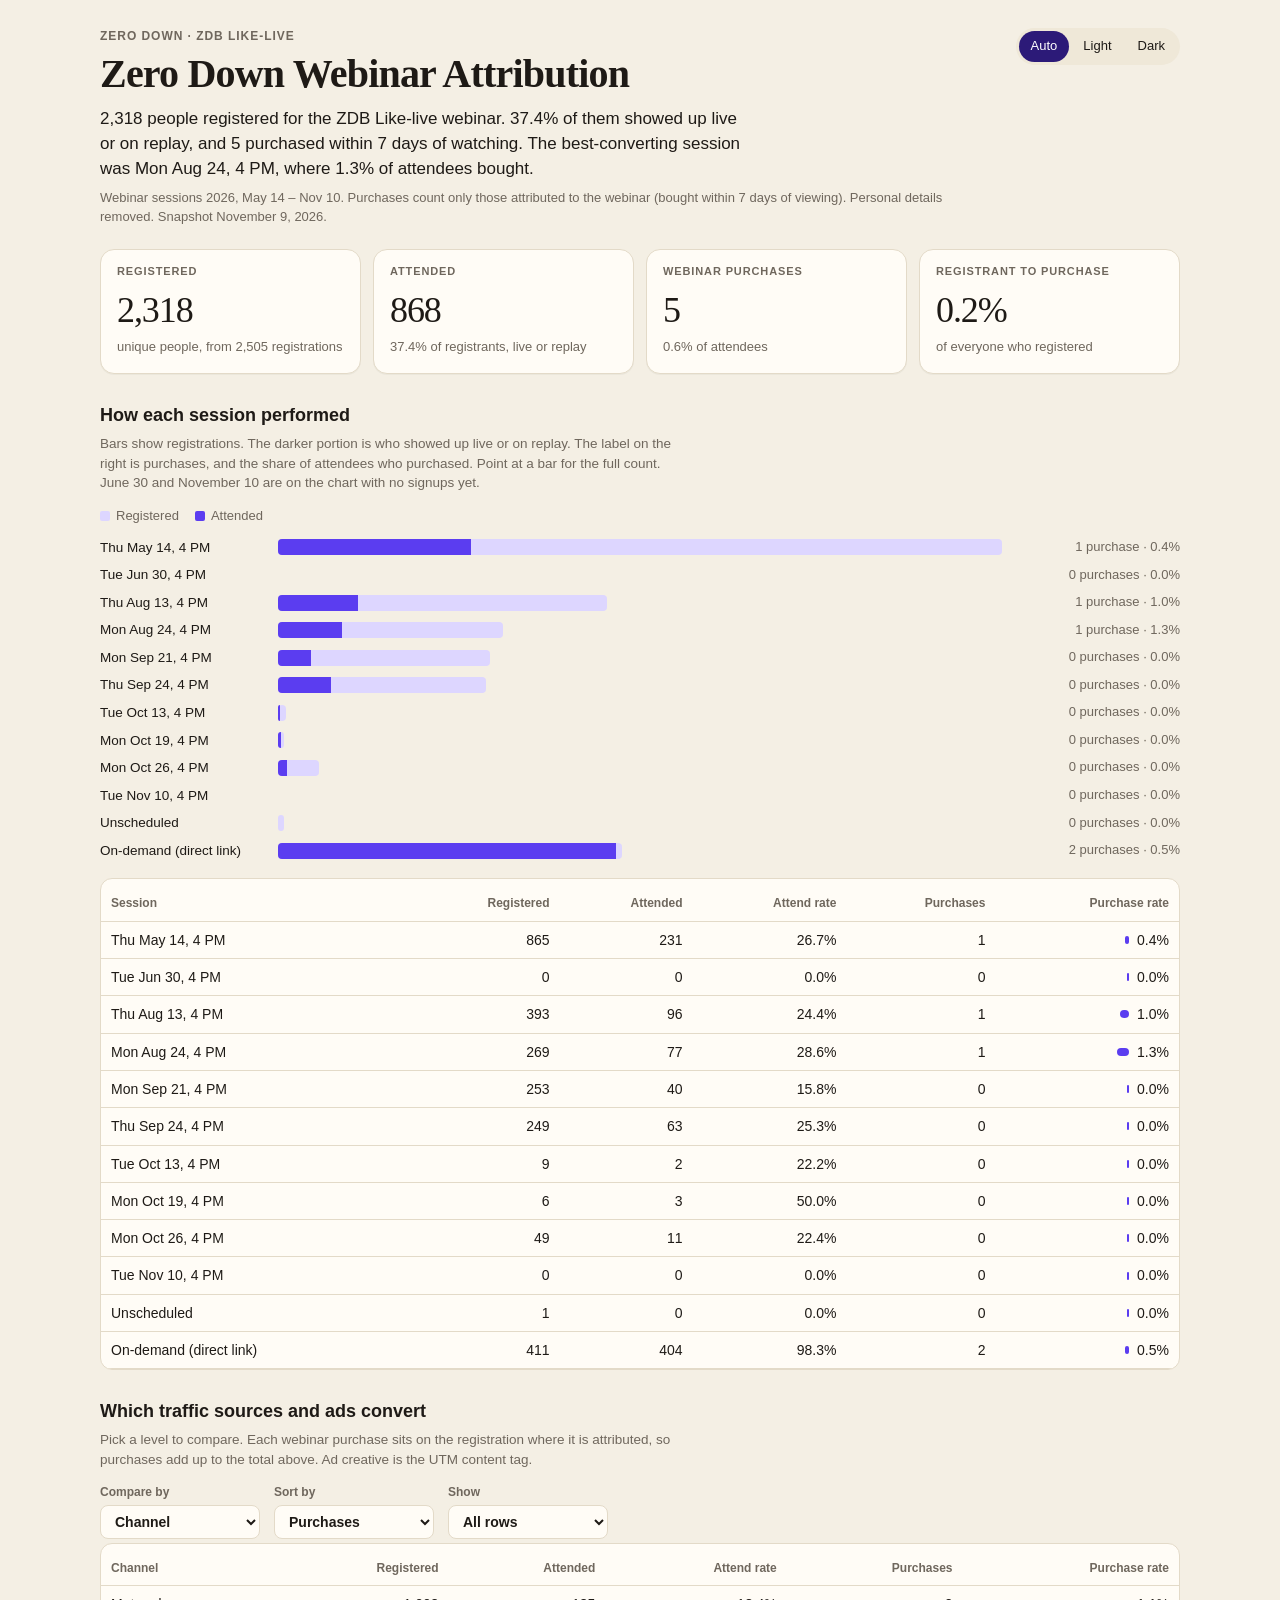
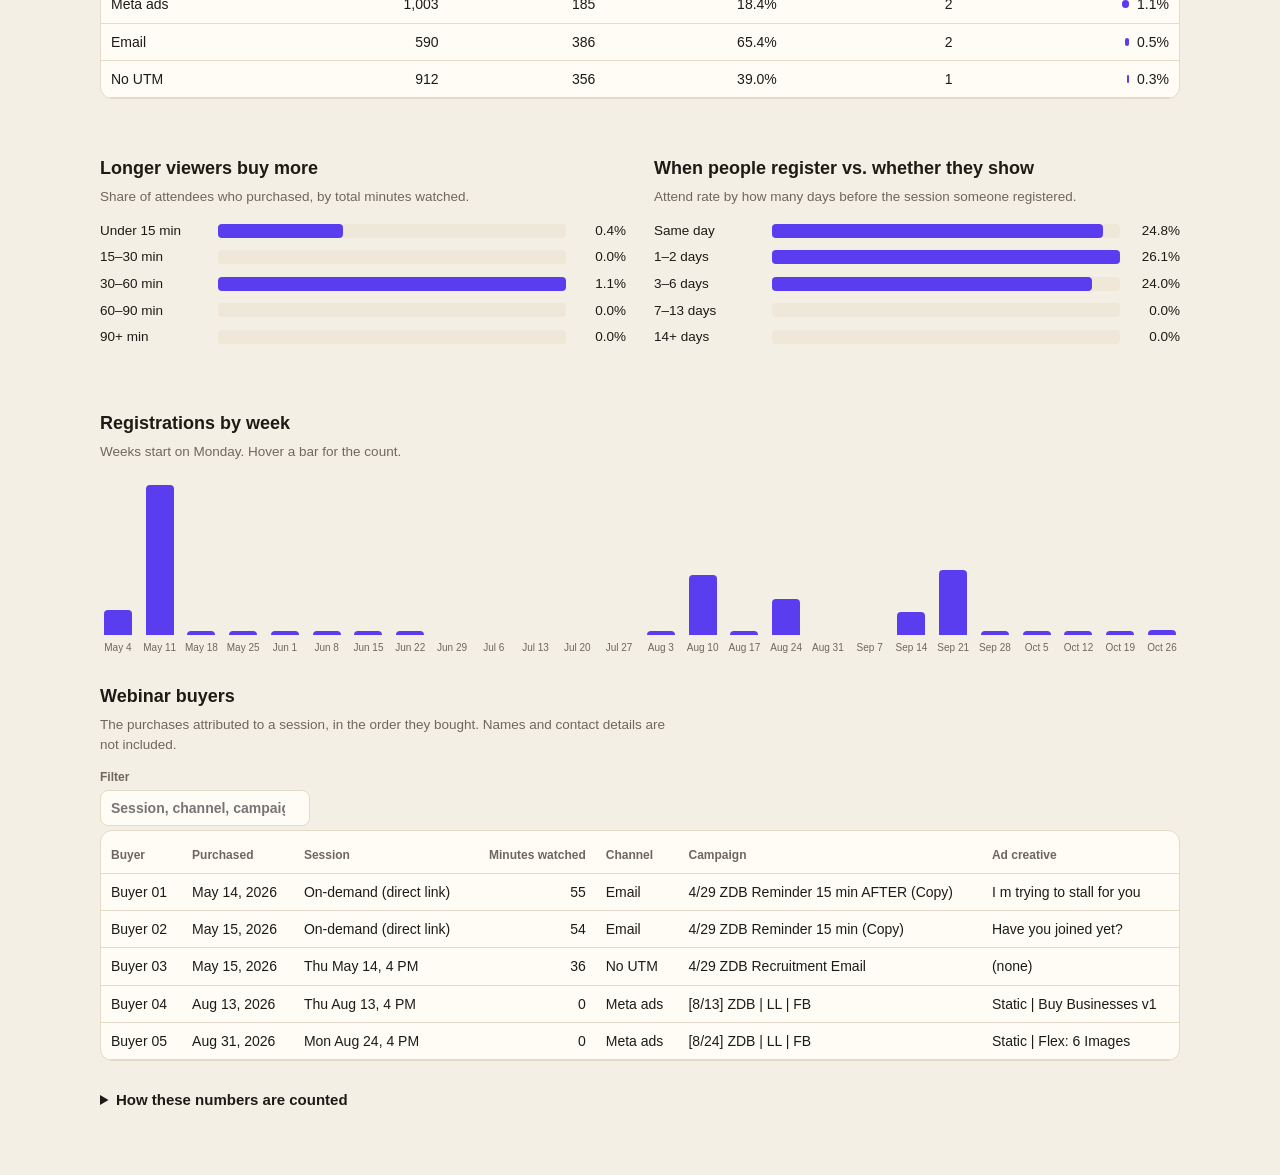
<file: zdb-like-live-attribution/index.html>
<!DOCTYPE html>
<html lang="en">
<head>
<meta charset="utf-8">
<meta name="viewport" content="width=device-width, initial-scale=1">
<title>Zero Down Webinar Attribution</title>
<style>
  :root {
    --bg: #f4efe4;
    --card: #fffcf6;
    --ink: #1e1a16;
    --muted: #6f675d;
    --line: #e3dac8;
    --purple: #5b3df0;
    --purple-soft: #ddd6ff;
    --attended: #2c1a78;
    --shadow: 0 1px 0 rgba(40, 30, 10, 0.04);
    --chip: #efe8d8;
    --chip-on: #2c1a78;
    --chip-on-text: #fff;
    --bar-track: transparent;
    color-scheme: light;
  }
  @media (prefers-color-scheme: dark) {
    :root:not([data-theme="light"]) {
      --bg: #141210;
      --card: #1e1b17;
      --ink: #f4efe6;
      --muted: #b3a89a;
      --line: #3a342c;
      --purple: #9b8cff;
      --purple-soft: #3a2f72;
      --attended: #d9d0ff;
      --shadow: none;
      --chip: #2a261f;
      --chip-on: #d9d0ff;
      --chip-on-text: #1a1333;
      color-scheme: dark;
    }
  }
  :root[data-theme="dark"] {
    --bg: #141210;
    --card: #1e1b17;
    --ink: #f4efe6;
    --muted: #b3a89a;
    --line: #3a342c;
    --purple: #9b8cff;
    --purple-soft: #3a2f72;
    --attended: #d9d0ff;
    --shadow: none;
    --chip: #2a261f;
    --chip-on: #d9d0ff;
    --chip-on-text: #1a1333;
    color-scheme: dark;
  }
  * { box-sizing: border-box; }
  html, body { margin: 0; padding: 0; }
  body {
    background: var(--bg);
    color: var(--ink);
    font: 15px/1.45 "Avenir Next", "Segoe UI", sans-serif;
    padding: 28px 20px 64px;
  }
  .wrap { max-width: 1080px; margin: 0 auto; }
  .top {
    display: flex; justify-content: space-between; gap: 16px; align-items: flex-start;
  }
  .eyebrow {
    font-size: 12px; letter-spacing: .08em; text-transform: uppercase;
    color: var(--muted); font-weight: 600; margin: 0 0 8px;
  }
  h1 {
    font-family: "Iowan Old Style", Palatino, "Palatino Linotype", Georgia, serif;
    font-size: 40px; line-height: 1.05; font-weight: 600; margin: 0 0 12px; letter-spacing: -0.02em;
  }
  .lede { max-width: 68ch; margin: 0 0 8px; font-size: 17px; }
  .fine { color: var(--muted); font-size: 13px; margin: 0; }
  .theme { display: flex; background: var(--chip); border-radius: 999px; padding: 3px; gap: 2px; }
  .theme button {
    border: 0; background: transparent; color: var(--ink); border-radius: 999px;
    padding: 6px 12px; font: inherit; font-size: 13px; cursor: pointer;
  }
  .theme button[aria-pressed="true"] { background: var(--chip-on); color: var(--chip-on-text); }
  .cards { display: grid; grid-template-columns: repeat(4, 1fr); gap: 12px; margin: 22px 0 28px; }
  .card {
    background: var(--card); border: 1px solid var(--line); border-radius: 14px;
    padding: 14px 16px 16px; box-shadow: var(--shadow);
  }
  .card .k { font-size: 11px; letter-spacing: .08em; text-transform: uppercase; color: var(--muted); font-weight: 700; }
  .card .v {
    font-family: "Iowan Old Style", Palatino, Georgia, serif;
    font-size: 36px; margin: 4px 0 2px; letter-spacing: -0.03em;
  }
  .card .s { color: var(--muted); font-size: 13px; }
  section { margin: 28px 0; }
  h2 { font-size: 18px; margin: 0 0 6px; }
  .explain { color: var(--muted); font-size: 13.5px; max-width: 78ch; margin: 0 0 14px; }
  .legend { display: flex; gap: 16px; font-size: 13px; color: var(--muted); margin-bottom: 8px; }
  .swatch { display: inline-block; width: 10px; height: 10px; border-radius: 2px; margin-right: 6px; vertical-align: -1px; }
  .swatch.reg { background: var(--purple-soft); }
  .swatch.att { background: var(--purple); }
  .session {
    display: grid; grid-template-columns: 168px 1fr 168px; gap: 10px; align-items: center;
    padding: 4px 0; position: relative;
  }
  .session .name { font-size: 13.5px; }
  .track { height: 16px; background: var(--bar-track); border-radius: 4px; position: relative; }
  .bar {
    height: 16px; border-radius: 4px; background: var(--purple-soft); position: relative; min-width: 0;
  }
  .bar > span {
    display: block; height: 16px; border-radius: 4px 0 0 4px; background: var(--purple);
  }
  .bar > span.full { border-radius: 4px; }
  .session .meta { font-size: 13px; color: var(--muted); text-align: right; }
  .session:hover .name, .session:focus-within .name { color: var(--purple); }
  .tip {
    position: absolute; z-index: 2; left: 180px; top: 24px;
    background: var(--ink); color: var(--bg); font-size: 12.5px; padding: 8px 10px;
    border-radius: 8px; pointer-events: none; white-space: nowrap; display: none;
  }
  .session:hover .tip, .session:focus-within .tip { display: block; }
  table { width: 100%; border-collapse: collapse; font-size: 14px; margin-top: 8px; }
  th, td { text-align: left; padding: 8px 10px; border-bottom: 1px solid var(--line); vertical-align: middle; }
  th { font-size: 12px; color: var(--muted); font-weight: 600; }
  td.num, th.num { text-align: right; font-variant-numeric: tabular-nums; }
  button.linkish {
    border: 0; background: none; font: inherit; color: inherit; padding: 0; cursor: pointer; text-align: right;
  }
  th button.linkish { color: var(--muted); font-size: 12px; font-weight: 600; }
  th button.linkish[aria-sort] { color: var(--ink); }
  .ratebar { display: flex; align-items: center; justify-content: flex-end; gap: 8px; }
  .ratebar i {
    display: block; height: 8px; border-radius: 99px; background: var(--purple); min-width: 2px;
  }
  .controls { display: flex; flex-wrap: wrap; gap: 14px; margin: 8px 0 4px; align-items: end; }
  label.ctl { display: flex; flex-direction: column; gap: 4px; font-size: 12px; color: var(--muted); font-weight: 600; }
  select, input[type="search"] {
    font: inherit; font-size: 14px; color: var(--ink); background: var(--card);
    border: 1px solid var(--line); border-radius: 8px; padding: 7px 10px; min-width: 160px;
  }
  .split { display: grid; grid-template-columns: 1fr 1fr; gap: 28px; }
  .hrow { display: grid; grid-template-columns: 110px 1fr 52px; gap: 8px; align-items: center; margin: 7px 0; }
  .hrow .lab { font-size: 13.5px; }
  .htrack { background: var(--chip); border-radius: 4px; height: 14px; }
  .hfill { height: 14px; border-radius: 4px; background: var(--purple); }
  .hrow .pct { text-align: right; font-variant-numeric: tabular-nums; font-size: 13.5px; }
  .weeks { display: flex; align-items: flex-end; gap: 6px; height: 180px; padding-top: 8px; }
  .week { flex: 1; display: flex; flex-direction: column; align-items: center; height: 100%; justify-content: flex-end; min-width: 0; }
  .week b {
    display: block; width: 100%; max-width: 28px; background: var(--purple); border-radius: 4px 4px 0 0; min-height: 0;
  }
  .week span { font-size: 10px; color: var(--muted); margin-top: 6px; writing-mode: horizontal-tb; white-space: nowrap; }
  .scroll { overflow-x: auto; border: 1px solid var(--line); border-radius: 12px; background: var(--card); }
  details { margin-top: 28px; }
  summary { cursor: pointer; font-weight: 650; }
  details p, details li { color: var(--muted); }
  details ul { margin: 8px 0 0; padding-left: 18px; }
  .namecell { max-width: 360px; overflow: hidden; text-overflow: ellipsis; white-space: nowrap; }
  @media (max-width: 860px) {
    .cards, .split { grid-template-columns: 1fr 1fr; }
    .session { grid-template-columns: 1fr; gap: 2px; margin-bottom: 8px; }
    .session .meta { text-align: left; }
    .tip { left: 0; }
    h1 { font-size: 32px; }
  }
  @media (max-width: 560px) {
    .cards { grid-template-columns: 1fr; }
    .top { flex-direction: column; }
  }
</style>
</head>
<body>
<div class="wrap">
  <div class="top">
    <div>
      <p class="eyebrow">Zero Down · ZDB Like-live</p>
      <h1>Zero Down Webinar Attribution</h1>
      <p class="lede" id="lede"></p>
      <p class="fine" id="fine"></p>
    </div>
    <div class="theme" role="group" aria-label="Color theme">
      <button type="button" data-theme="auto" aria-pressed="true">Auto</button>
      <button type="button" data-theme="light" aria-pressed="false">Light</button>
      <button type="button" data-theme="dark" aria-pressed="false">Dark</button>
    </div>
  </div>

  <div class="cards" id="cards"></div>

  <section>
    <h2>How each session performed</h2>
    <p class="explain">Bars show registrations. The darker portion is who showed up live or on replay. The label on the right is purchases, and the share of attendees who purchased. Point at a bar for the full count. June 30 and November 10 are on the chart with no signups yet.</p>
    <div class="legend"><span><i class="swatch reg"></i>Registered</span><span><i class="swatch att"></i>Attended</span></div>
    <div id="sessions"></div>
    <div class="scroll" style="margin-top:14px">
      <table id="session-table">
        <thead>
          <tr>
            <th>Session</th>
            <th class="num"><button class="linkish" type="button" data-sort="registered">Registered</button></th>
            <th class="num"><button class="linkish" type="button" data-sort="attended">Attended</button></th>
            <th class="num"><button class="linkish" type="button" data-sort="attendRate">Attend rate</button></th>
            <th class="num"><button class="linkish" type="button" data-sort="purchases">Purchases</button></th>
            <th class="num"><button class="linkish" type="button" data-sort="purchaseRate">Purchase rate</button></th>
          </tr>
        </thead>
        <tbody></tbody>
      </table>
    </div>
  </section>

  <section>
    <h2>Which traffic sources and ads convert</h2>
    <p class="explain">Pick a level to compare. Each webinar purchase sits on the registration where it is attributed, so purchases add up to the total above. Ad creative is the UTM content tag.</p>
    <div class="controls">
      <label class="ctl">Compare by
        <select id="level"><option>Channel</option><option>Campaign</option><option>Ad creative</option></select>
      </label>
      <label class="ctl">Sort by
        <select id="sort">
          <option value="purchases">Purchases</option>
          <option value="purchaseRate">Purchase rate</option>
          <option value="registered">Registered</option>
          <option value="attended">Attended</option>
          <option value="attendRate">Attend rate</option>
          <option value="name">Name</option>
        </select>
      </label>
      <label class="ctl">Show
        <select id="limit"><option value="0">All rows</option><option value="10">Top 10</option><option value="25">Top 25</option></select>
      </label>
    </div>
    <div class="scroll">
      <table id="source-table">
        <thead>
          <tr>
            <th id="source-name">Channel</th>
            <th class="num">Registered</th>
            <th class="num">Attended</th>
            <th class="num">Attend rate</th>
            <th class="num">Purchases</th>
            <th class="num">Purchase rate</th>
          </tr>
        </thead>
        <tbody></tbody>
      </table>
    </div>
  </section>

  <div class="split">
    <section>
      <h2>Longer viewers buy more</h2>
      <p class="explain">Share of attendees who purchased, by total minutes watched.</p>
      <div id="watch"></div>
    </section>
    <section>
      <h2>When people register vs. whether they show</h2>
      <p class="explain">Attend rate by how many days before the session someone registered.</p>
      <div id="lead"></div>
    </section>
  </div>

  <section>
    <h2>Registrations by week</h2>
    <p class="explain">Weeks start on Monday. Hover a bar for the count.</p>
    <div class="weeks" id="weeks"></div>
  </section>

  <section>
    <h2>Webinar buyers</h2>
    <p class="explain">The purchases attributed to a session, in the order they bought. Names and contact details are not included.</p>
    <div class="controls">
      <label class="ctl">Filter
        <input id="buyer-filter" type="search" placeholder="Session, channel, campaign">
      </label>
    </div>
    <div class="scroll">
      <table id="buyers">
        <thead>
          <tr>
            <th>Buyer</th><th>Purchased</th><th>Session</th>
            <th class="num">Minutes watched</th><th>Channel</th><th>Campaign</th><th>Ad creative</th>
          </tr>
        </thead>
        <tbody></tbody>
      </table>
    </div>
  </section>

  <details>
    <summary>How these numbers are counted</summary>
    <ul>
      <li>EverWebinar ZDB LIKE-LIVE (#48) for 2026: every registration on the scheduled sessions from May 14 through November 10, the direct-link room, and one signup WebinarJam left unscheduled. June 30 and November 10 had no signups.</li>
      <li>A person is one email address. The registration total counts every signup, so the same person can be in more than one session.</li>
      <li>Attended means WebinarJam marked them present live or on the replay.</li>
      <li>A purchase is a Zero Down Close lead moved to Signed Up within 7 days after that view, matched on email. It is credited to the session they watched most recently before they bought.</li>
      <li>Minutes are the time WebinarJam recorded. The watch-time chart uses each attendee’s total across their views.</li>
      <li>Channel comes from the registration UTM. Email is medium = email. No UTM is a blank source and medium. Google ads is source google or DG. The rest of this account is Meta: Facebook, Instagram, Audience Network, and Threads.</li>
      <li>Campaign is utm_campaign. Ad creative is utm_content. Blank tags show as (none).</li>
      <li>Counted November 9, 2026. This page is a snapshot, not a live feed.</li>
    </ul>
  </details>
</div>
<script id="data" type="application/json">{"asOf":"November 9, 2026","rangeLabel":"2026, May 14 \u2013 Nov 10","kpis":{"registrations":2505,"people":2318,"attended":868,"attendRate":0.3744607420189819,"purchases":5,"purchaseOfAttendees":0.00576036866359447,"purchaseOfRegistrants":0.0021570319240724763,"bestSession":"Mon Aug 24, 4 PM","bestRate":0.012987012987012988},"sessions":[{"name":"Thu May 14, 4 PM","registered":865,"attended":231,"purchases":1,"sort":"2026-05-14","attendRate":0.26705202312138726,"purchaseRate":0.004329004329004329},{"name":"Tue Jun 30, 4 PM","registered":0,"attended":0,"purchases":0,"sort":"2026-06-30","attendRate":0,"purchaseRate":0},{"name":"Thu Aug 13, 4 PM","registered":393,"attended":96,"purchases":1,"sort":"2026-08-13","attendRate":0.24427480916030533,"purchaseRate":0.010416666666666666},{"name":"Mon Aug 24, 4 PM","registered":269,"attended":77,"purchases":1,"sort":"2026-08-24","attendRate":0.2862453531598513,"purchaseRate":0.012987012987012988},{"name":"Mon Sep 21, 4 PM","registered":253,"attended":40,"purchases":0,"sort":"2026-09-21","attendRate":0.15810276679841898,"purchaseRate":0.0},{"name":"Thu Sep 24, 4 PM","registered":249,"attended":63,"purchases":0,"sort":"2026-09-24","attendRate":0.25301204819277107,"purchaseRate":0.0},{"name":"Tue Oct 13, 4 PM","registered":9,"attended":2,"purchases":0,"sort":"2026-10-13","attendRate":0.2222222222222222,"purchaseRate":0.0},{"name":"Mon Oct 19, 4 PM","registered":6,"attended":3,"purchases":0,"sort":"2026-10-19","attendRate":0.5,"purchaseRate":0.0},{"name":"Mon Oct 26, 4 PM","registered":49,"attended":11,"purchases":0,"sort":"2026-10-26","attendRate":0.22448979591836735,"purchaseRate":0.0},{"name":"Tue Nov 10, 4 PM","registered":0,"attended":0,"purchases":0,"sort":"2026-11-10","attendRate":0,"purchaseRate":0},{"name":"Unscheduled","registered":1,"attended":0,"purchases":0,"sort":"9998-99-99","attendRate":0.0,"purchaseRate":0},{"name":"On-demand (direct link)","registered":411,"attended":404,"purchases":2,"sort":"9999-99-99","attendRate":0.9829683698296837,"purchaseRate":0.0049504950495049506}],"sources":{"Channel":[{"name":"Meta ads","registered":1003,"attended":185,"purchases":2,"attendRate":0.18444666001994017,"purchaseRate":0.010810810810810811},{"name":"No UTM","registered":912,"attended":356,"purchases":1,"attendRate":0.39035087719298245,"purchaseRate":0.0028089887640449437},{"name":"Email","registered":590,"attended":386,"purchases":2,"attendRate":0.6542372881355932,"purchaseRate":0.0051813471502590676}],"Campaign":[{"name":"[9/24/26] ZDB | LL | FB","registered":43,"attended":8,"purchases":0,"attendRate":0.18604651162790697,"purchaseRate":0.0},{"name":"(none)","registered":491,"attended":234,"purchases":0,"attendRate":0.47657841140529533,"purchaseRate":0.0},{"name":"9/24/26_zdb_ll","registered":89,"attended":23,"purchases":0,"attendRate":0.25842696629213485,"purchaseRate":0.0},{"name":"10/19/26_zdb_ll","registered":5,"attended":3,"purchases":0,"attendRate":0.6,"purchaseRate":0.0},{"name":"10/13/26_zdb_replay","registered":4,"attended":1,"purchases":0,"attendRate":0.25,"purchaseRate":0.0},{"name":"9/24/26_zdb_ll_direct","registered":50,"attended":22,"purchases":0,"attendRate":0.44,"purchaseRate":0.0},{"name":"[No Date] ZDB | LL | FB","registered":73,"attended":9,"purchases":0,"attendRate":0.1232876712328767,"purchaseRate":0.0},{"name":"[9/21/26] ZDB | LL | FB","registered":80,"attended":9,"purchases":0,"attendRate":0.1125,"purchaseRate":0.0},{"name":"9/21/26zdb_ll","registered":73,"attended":12,"purchases":0,"attendRate":0.1643835616438356,"purchaseRate":0.0},{"name":"[8/24] ZDB | LL | FB","registered":233,"attended":62,"purchases":1,"attendRate":0.26609442060085836,"purchaseRate":0.016129032258064516},{"name":"8/13/26-zdb-workshop","registered":74,"attended":33,"purchases":0,"attendRate":0.44594594594594594,"purchaseRate":0.0},{"name":"[8/13] ZDB | LL | FB","registered":267,"attended":48,"purchases":1,"attendRate":0.1797752808988764,"purchaseRate":0.020833333333333332},{"name":"8/18/26-zdb-recruit","registered":1,"attended":0,"purchases":0,"attendRate":0.0,"purchaseRate":0},{"name":"Zero down 6/9 confirmation email","registered":2,"attended":2,"purchases":0,"attendRate":1.0,"purchaseRate":0.0},{"name":"4/29 ZDB Reminder 15 min AFTER (Copy)","registered":90,"attended":89,"purchases":1,"attendRate":0.9888888888888889,"purchaseRate":0.011235955056179775},{"name":"4/29 ZDB Reminder 1 hour (Copy)","registered":40,"attended":39,"purchases":0,"attendRate":0.975,"purchaseRate":0.0},{"name":"Zero down 5/26 - 28/26 confirmation email","registered":1,"attended":1,"purchases":0,"attendRate":1.0,"purchaseRate":0.0},{"name":"4/29 ZDB Reminder 15 min (Copy)","registered":97,"attended":97,"purchases":1,"attendRate":1.0,"purchaseRate":0.010309278350515464},{"name":"Zero down 5/14/26 confirmation email","registered":64,"attended":64,"purchases":0,"attendRate":1.0,"purchaseRate":0.0},{"name":"4/29 ZDB Recruitment Email","registered":501,"attended":145,"purchases":1,"attendRate":0.2894211576846307,"purchaseRate":0.006896551724137931},{"name":"[LIKE-LIVE] ZDB | FB","registered":227,"attended":26,"purchases":0,"attendRate":0.1145374449339207,"purchaseRate":0.0}],"Ad creative":[{"name":"Static | Flex: 6 Images [9/21 Date]","registered":116,"attended":17,"purchases":0,"attendRate":0.14655172413793102,"purchaseRate":0.0},{"name":"(none)","registered":992,"attended":379,"purchases":1,"attendRate":0.38205645161290325,"purchaseRate":0.002638522427440633},{"name":"email_1","registered":296,"attended":94,"purchases":0,"attendRate":0.31756756756756754,"purchaseRate":0.0},{"name":"Static | Flex: 6 Images","registered":233,"attended":52,"purchases":1,"attendRate":0.22317596566523606,"purchaseRate":0.019230769230769232},{"name":"Static | Dream Businesses v1","registered":92,"attended":21,"purchases":0,"attendRate":0.22826086956521738,"purchaseRate":0.0},{"name":"Static | Buy Businesses v1 - Copy","registered":77,"attended":13,"purchases":0,"attendRate":0.16883116883116883,"purchaseRate":0.0},{"name":"Static | Buy Businesses v2","registered":21,"attended":6,"purchases":0,"attendRate":0.2857142857142857,"purchaseRate":0.0},{"name":"Static | Buy Businesses v1","registered":111,"attended":19,"purchases":1,"attendRate":0.17117117117117117,"purchaseRate":0.05263157894736842},{"name":"Static | Buy Businesses v2   2ai - Copy","registered":27,"attended":4,"purchases":0,"attendRate":0.14814814814814814,"purchaseRate":0.0},{"name":"Static | Buy Businesses v2 - Copy","registered":2,"attended":0,"purchases":0,"attendRate":0.0,"purchaseRate":0},{"name":"Static | Dream Businesses v2","registered":5,"attended":1,"purchases":0,"attendRate":0.2,"purchaseRate":0.0},{"name":"Static | Dream Businesses v1 - Copy","registered":6,"attended":2,"purchases":0,"attendRate":0.3333333333333333,"purchaseRate":0.0},{"name":"Static | Dream Businesses v2 - Copy","registered":6,"attended":1,"purchases":0,"attendRate":0.16666666666666666,"purchaseRate":0.0},{"name":"Welcome to the Zero Down Business Training!","registered":67,"attended":67,"purchases":0,"attendRate":1.0,"purchaseRate":0.0},{"name":"I m trying to stall for you","registered":90,"attended":89,"purchases":1,"attendRate":0.9888888888888889,"purchaseRate":0.011235955056179775},{"name":"1 hour till your second step","registered":40,"attended":39,"purchases":0,"attendRate":0.975,"purchaseRate":0.0},{"name":"Have you joined yet?","registered":97,"attended":97,"purchases":1,"attendRate":1.0,"purchaseRate":0.010309278350515464},{"name":"Video: Can You Quit Your Job","registered":146,"attended":15,"purchases":0,"attendRate":0.10273972602739725,"purchaseRate":0.0},{"name":"Video: Absolutely","registered":78,"attended":11,"purchases":0,"attendRate":0.14102564102564102,"purchaseRate":0.0},{"name":"Video: CF Isn't Just For RE","registered":3,"attended":0,"purchases":0,"attendRate":0.0,"purchaseRate":0}]},"watch":[{"name":"Under 15 min","attended":497,"purchases":2,"rate":0.004024144869215292},{"name":"15\u201330 min","attended":56,"purchases":0,"rate":0.0},{"name":"30\u201360 min","attended":268,"purchases":3,"rate":0.011194029850746268},{"name":"60\u201390 min","attended":41,"purchases":0,"rate":0.0},{"name":"90+ min","attended":6,"purchases":0,"rate":0.0}],"lead":[{"name":"Same day","registered":1044,"attended":259,"rate":0.24808429118773948},{"name":"1\u20132 days","registered":568,"attended":148,"rate":0.2605633802816901},{"name":"3\u20136 days","registered":471,"attended":113,"rate":0.23991507430997877},{"name":"7\u201313 days","registered":6,"attended":0,"rate":0.0},{"name":"14+ days","registered":0,"attended":0,"rate":0}],"weeks":[{"label":"May 4","count":168,"sort":"2026-05-04"},{"label":"May 11","count":997,"sort":"2026-05-11"},{"label":"May 18","count":11,"sort":"2026-05-18"},{"label":"May 25","count":6,"sort":"2026-05-25"},{"label":"Jun 1","count":2,"sort":"2026-06-01"},{"label":"Jun 8","count":1,"sort":"2026-06-08"},{"label":"Jun 15","count":1,"sort":"2026-06-15"},{"label":"Jun 22","count":2,"sort":"2026-06-22"},{"label":"Jun 29","count":0,"sort":"2026-06-29"},{"label":"Jul 6","count":0,"sort":"2026-07-06"},{"label":"Jul 13","count":0,"sort":"2026-07-13"},{"label":"Jul 20","count":0,"sort":"2026-07-20"},{"label":"Jul 27","count":0,"sort":"2026-07-27"},{"label":"Aug 3","count":2,"sort":"2026-08-03"},{"label":"Aug 10","count":398,"sort":"2026-08-10"},{"label":"Aug 17","count":25,"sort":"2026-08-17"},{"label":"Aug 24","count":238,"sort":"2026-08-24"},{"label":"Aug 31","count":0,"sort":"2026-08-31"},{"label":"Sep 7","count":0,"sort":"2026-09-07"},{"label":"Sep 14","count":154,"sort":"2026-09-14"},{"label":"Sep 21","count":433,"sort":"2026-09-21"},{"label":"Sep 28","count":1,"sort":"2026-09-28"},{"label":"Oct 5","count":8,"sort":"2026-10-05"},{"label":"Oct 12","count":9,"sort":"2026-10-12"},{"label":"Oct 19","count":14,"sort":"2026-10-19"},{"label":"Oct 26","count":35,"sort":"2026-10-26"}],"buyers":[{"buyer":"Buyer 01","purchased":"May 14, 2026","purchasedSort":"2026-05-14","session":"On-demand (direct link)","minutes":55,"channel":"Email","campaign":"4/29 ZDB Reminder 15 min AFTER (Copy)","creative":"I m trying to stall for you"},{"buyer":"Buyer 02","purchased":"May 15, 2026","purchasedSort":"2026-05-15","session":"On-demand (direct link)","minutes":54,"channel":"Email","campaign":"4/29 ZDB Reminder 15 min (Copy)","creative":"Have you joined yet?"},{"buyer":"Buyer 03","purchased":"May 15, 2026","purchasedSort":"2026-05-15","session":"Thu May 14, 4 PM","minutes":36,"channel":"No UTM","campaign":"4/29 ZDB Recruitment Email","creative":"(none)"},{"buyer":"Buyer 04","purchased":"Aug 13, 2026","purchasedSort":"2026-08-13","session":"Thu Aug 13, 4 PM","minutes":0,"channel":"Meta ads","campaign":"[8/13] ZDB | LL | FB","creative":"Static | Buy Businesses v1"},{"buyer":"Buyer 05","purchased":"Aug 31, 2026","purchasedSort":"2026-08-31","session":"Mon Aug 24, 4 PM","minutes":0,"channel":"Meta ads","campaign":"[8/24] ZDB | LL | FB","creative":"Static | Flex: 6 Images"}]}</script>
<script>
const DATA = JSON.parse(document.getElementById("data").textContent);
const pct = n => (n * 100).toFixed(1) + "%";
const num = n => Number(n).toLocaleString("en-US");

function lede() {
  const k = DATA.kpis;
  document.getElementById("lede").textContent =
    `${num(k.people)} people registered for the ZDB Like-live webinar. ${pct(k.attendRate)} of them showed up live or on replay, and ${num(k.purchases)} purchased within 7 days of watching. The best-converting session was ${k.bestSession}, where ${pct(k.bestRate)} of attendees bought.`;
  document.getElementById("fine").textContent =
    `Webinar sessions ${DATA.rangeLabel}. Purchases count only those attributed to the webinar (bought within 7 days of viewing). Personal details removed. Snapshot ${DATA.asOf}.`;
}

function cards() {
  const k = DATA.kpis;
  const items = [
    ["Registered", num(k.people), `unique people, from ${num(k.registrations)} registrations`],
    ["Attended", num(k.attended), `${pct(k.attendRate)} of registrants, live or replay`],
    ["Webinar purchases", num(k.purchases), `${pct(k.purchaseOfAttendees)} of attendees`],
    ["Registrant to purchase", pct(k.purchaseOfRegistrants), "of everyone who registered"],
  ];
  document.getElementById("cards").innerHTML = items.map(([kabel, v, s]) =>
    `<article class="card"><div class="k">${kabel}</div><div class="v">${v}</div><div class="s">${s}</div></article>`).join("");
}

function sessions() {
  const max = Math.max(...DATA.sessions.map(s => s.registered));
  document.getElementById("sessions").innerHTML = DATA.sessions.map(s => {
    const width = s.registered ? Math.max(0.8, s.registered / max * 100) : 0;
    const inner = s.registered ? (s.attended / s.registered * 100) : 0;
    const full = inner >= 99.5 ? " full" : "";
    const right = `${num(s.purchases)} purchase${s.purchases === 1 ? "" : "s"} · ${pct(s.purchaseRate)}`;
    return `<div class="session" tabindex="0">
      <div class="name">${s.name}</div>
      <div class="track"><div class="bar" style="width:${width}%"><span class="${full}" style="width:${inner}%"></span></div></div>
      <div class="meta">${right}</div>
      <div class="tip">${num(s.registered)} registered · ${num(s.attended)} attended (${pct(s.attendRate)}) · ${right}</div>
    </div>`;
  }).join("");
}

let sessionSort = { key: "sort", dir: 1 };
function renderSessionTable() {
  const rows = DATA.sessions.slice();
  const {key, dir} = sessionSort;
  rows.sort((a, b) => {
    const av = a[key], bv = b[key];
    if (av < bv) return -1 * dir;
    if (av > bv) return 1 * dir;
    return a.sort < b.sort ? -1 : 1;
  });
  document.querySelector("#session-table tbody").innerHTML = rows.map(s => `<tr>
    <td>${s.name}</td>
    <td class="num">${num(s.registered)}</td>
    <td class="num">${num(s.attended)}</td>
    <td class="num">${pct(s.attendRate)}</td>
    <td class="num">${num(s.purchases)}</td>
    <td class="num"><span class="ratebar"><i style="width:${Math.max(2, s.purchaseRate * 900)}px"></i>${pct(s.purchaseRate)}</span></td>
  </tr>`).join("");
  document.querySelectorAll("#session-table th button").forEach(btn => {
    btn.removeAttribute("aria-sort");
    if (btn.dataset.sort === key) btn.setAttribute("aria-sort", dir === 1 ? "ascending" : "descending");
  });
}

function sourceRows() {
  const level = document.getElementById("level").value;
  const sort = document.getElementById("sort").value;
  const limit = Number(document.getElementById("limit").value);
  let rows = DATA.sources[level].slice();
  rows.sort((a, b) => {
    if (sort === "name") return a.name.localeCompare(b.name);
    return (b[sort] - a[sort]) || b.registered - a.registered || a.name.localeCompare(b.name);
  });
  if (limit) rows = rows.slice(0, limit);
  document.getElementById("source-name").textContent = level;
  document.querySelector("#source-table tbody").innerHTML = rows.map(s => `<tr>
    <td class="namecell" title="${escapeAttr(s.name)}">${escapeHtml(s.name)}</td>
    <td class="num">${num(s.registered)}</td>
    <td class="num">${num(s.attended)}</td>
    <td class="num">${pct(s.attendRate)}</td>
    <td class="num">${num(s.purchases)}</td>
    <td class="num"><span class="ratebar"><i style="width:${Math.max(2, s.purchaseRate * 700)}px"></i>${pct(s.purchaseRate)}</span></td>
  </tr>`).join("");
}

function hbars(el, rows, rateKey) {
  const max = Math.max(...rows.map(r => r[rateKey]), 0.001);
  el.innerHTML = rows.map(r => `<div class="hrow">
    <div class="lab">${r.name}</div>
    <div class="htrack"><div class="hfill" style="width:${(r[rateKey] / max) * 100}%"></div></div>
    <div class="pct">${pct(r[rateKey])}</div>
  </div>`).join("");
}

function weeks() {
  const max = Math.max(...DATA.weeks.map(w => w.count), 1);
  document.getElementById("weeks").innerHTML = DATA.weeks.map(w => {
    const h = w.count ? Math.max(4, w.count / max * 150) : 0;
    return `<div class="week" title="${w.label}: ${num(w.count)} registrations"><b style="height:${h}px"></b><span>${w.label}</span></div>`;
  }).join("");
}

function buyers() {
  const q = document.getElementById("buyer-filter").value.trim().toLowerCase();
  const rows = DATA.buyers.filter(b => !q || [b.session, b.channel, b.campaign, b.creative, b.purchased].join(" ").toLowerCase().includes(q));
  document.querySelector("#buyers tbody").innerHTML = rows.map(b => `<tr>
    <td>${b.buyer}</td><td>${b.purchased}</td><td>${b.session}</td>
    <td class="num">${num(b.minutes)}</td><td>${escapeHtml(b.channel)}</td>
    <td class="namecell" title="${escapeAttr(b.campaign)}">${escapeHtml(b.campaign)}</td>
    <td class="namecell" title="${escapeAttr(b.creative)}">${escapeHtml(b.creative)}</td>
  </tr>`).join("") || `<tr><td colspan="7">No buyers match that filter.</td></tr>`;
}

function escapeHtml(s) {
  return String(s).replace(/[&<>"']/g, c => ({ "&":"&amp;","<":"&lt;",">":"&gt;","\"":"&quot;","'":"&#39;" }[c]));
}
function escapeAttr(s) { return escapeHtml(s); }

function theme() {
  const saved = localStorage.getItem("tt-theme") || "auto";
  applyTheme(saved);
  document.querySelectorAll(".theme button").forEach(btn => {
    btn.addEventListener("click", () => applyTheme(btn.dataset.theme));
  });
}
function applyTheme(mode) {
  if (mode === "auto") document.documentElement.removeAttribute("data-theme");
  else document.documentElement.setAttribute("data-theme", mode);
  localStorage.setItem("tt-theme", mode);
  document.querySelectorAll(".theme button").forEach(btn => {
    btn.setAttribute("aria-pressed", String(btn.dataset.theme === mode));
  });
}

document.getElementById("session-table").addEventListener("click", e => {
  const btn = e.target.closest("button");
  if (!btn) return;
  const key = btn.dataset.sort;
  if (sessionSort.key === key) sessionSort.dir *= -1;
  else sessionSort = { key, dir: key === "name" ? 1 : -1 };
  renderSessionTable();
});
["level", "sort", "limit"].forEach(id => document.getElementById(id).addEventListener("change", sourceRows));
document.getElementById("buyer-filter").addEventListener("input", buyers);

lede(); cards(); sessions(); renderSessionTable(); sourceRows();
hbars(document.getElementById("watch"), DATA.watch, "rate");
hbars(document.getElementById("lead"), DATA.lead, "rate");
weeks(); buyers(); theme();
</script>
</body>
</html>
</file>
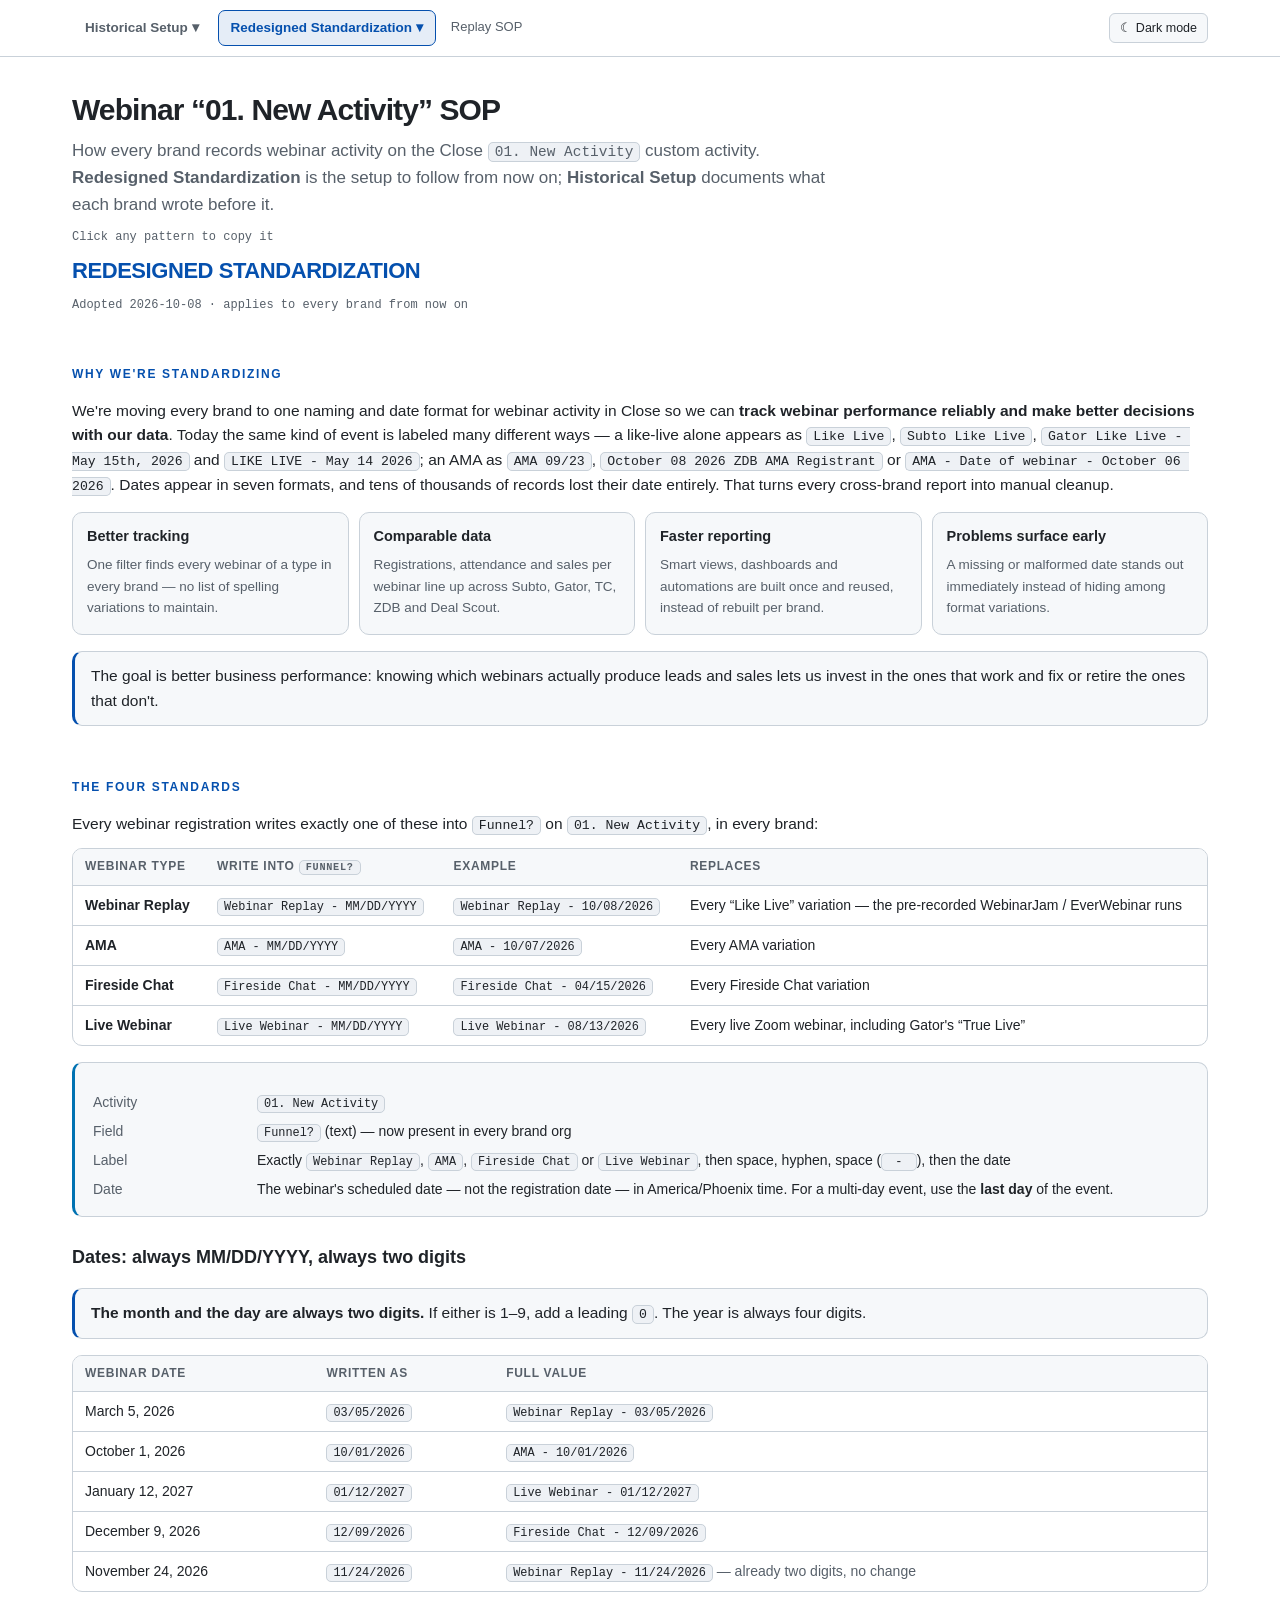
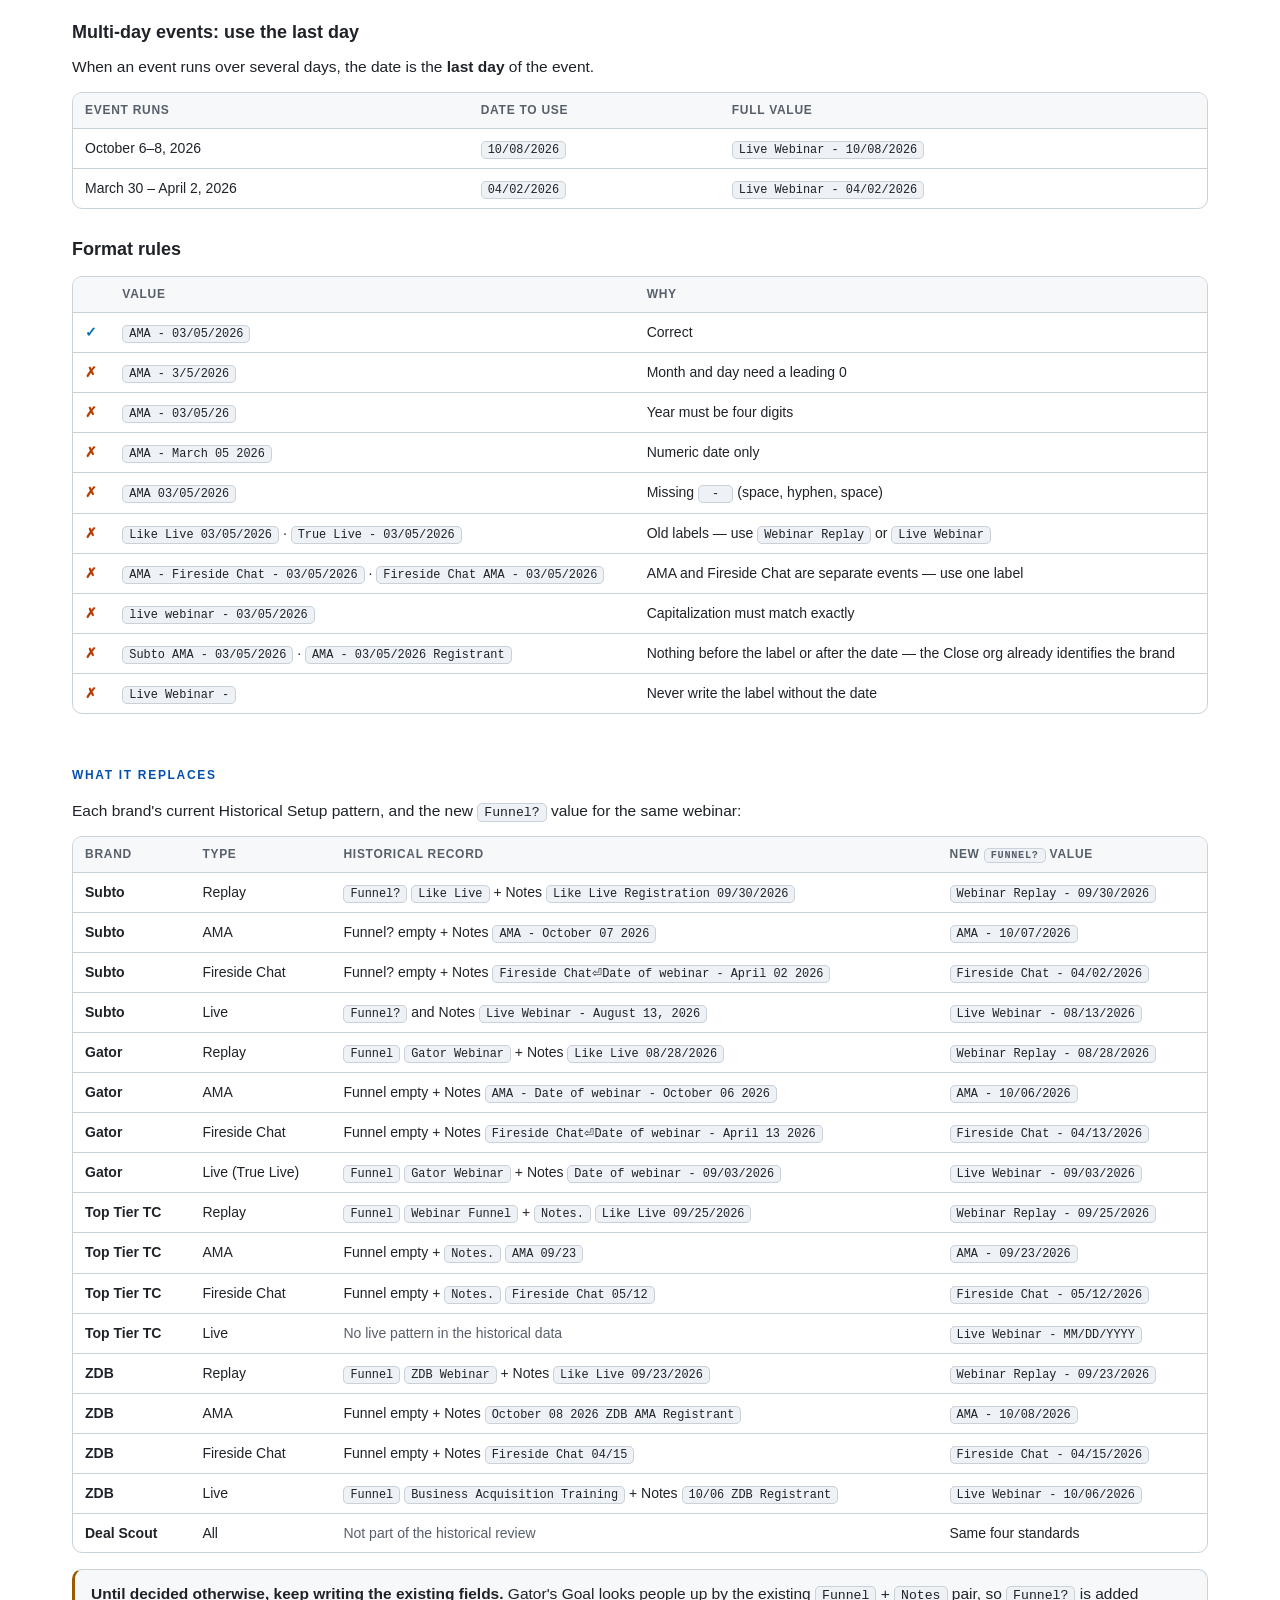
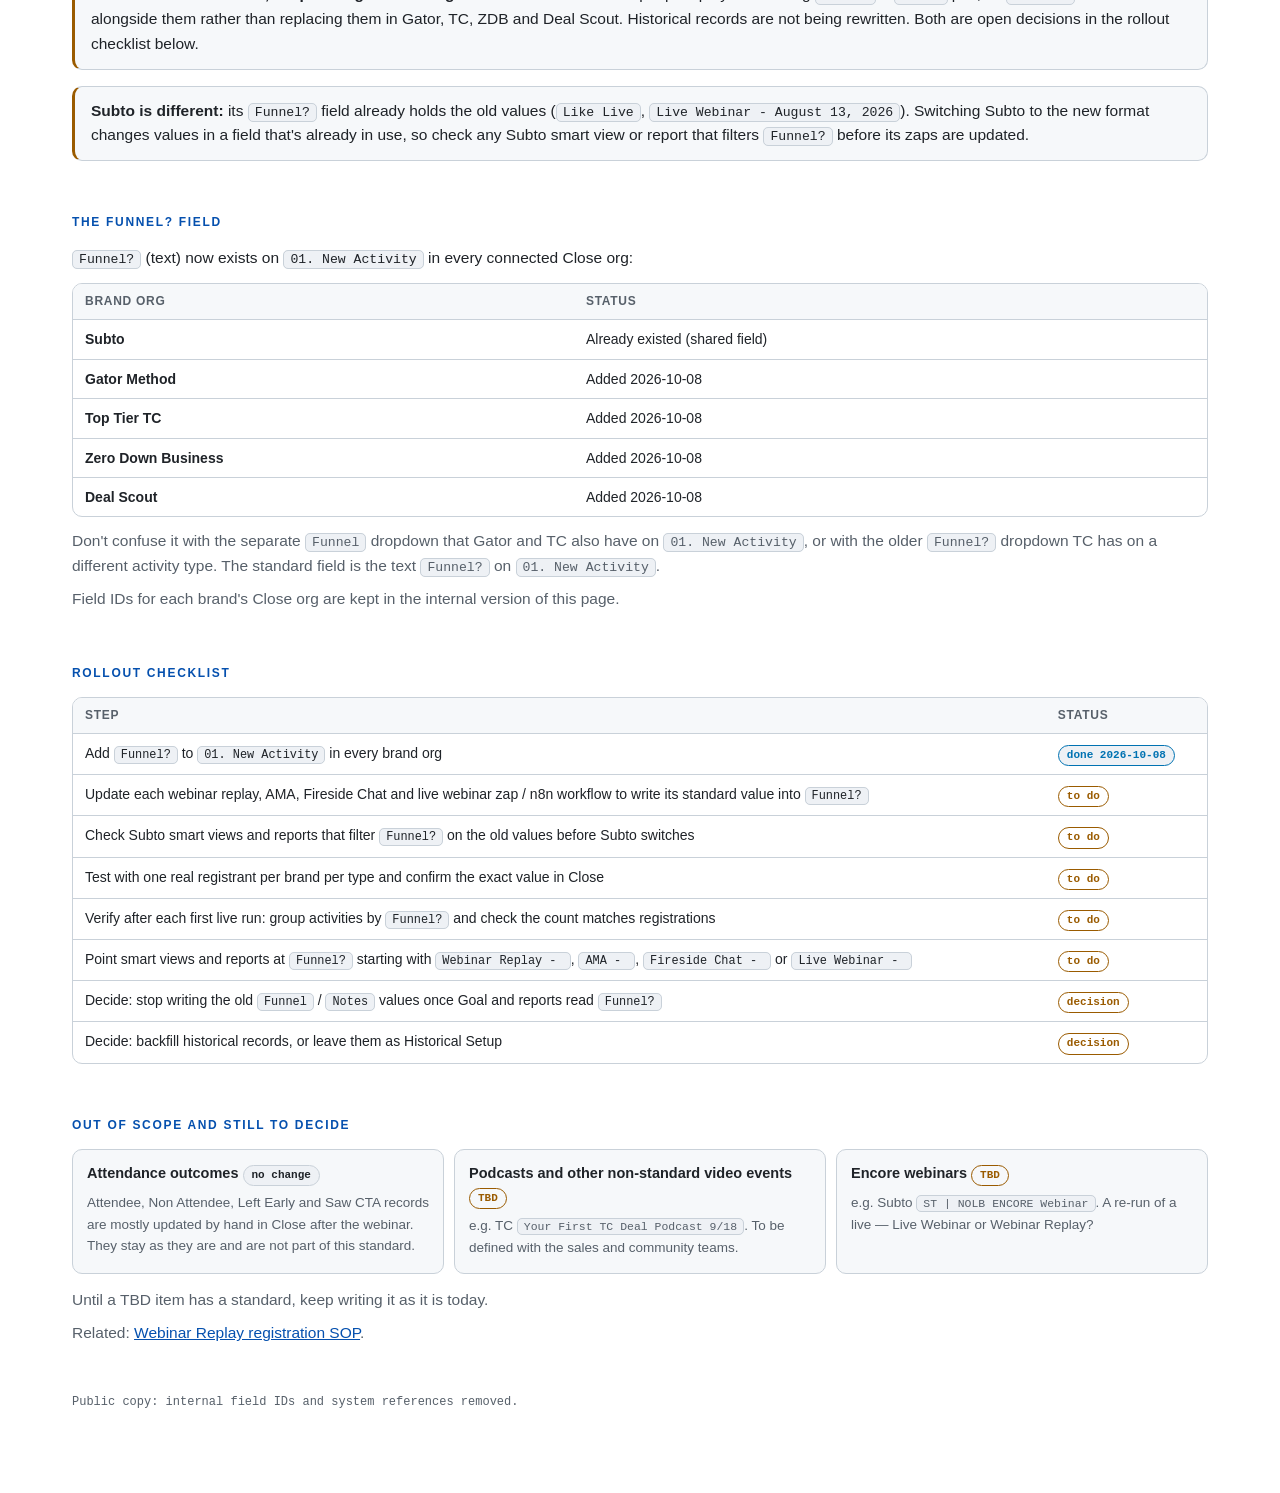
<file: dashboards/webinar-new-activity-formats/index.html>
<!DOCTYPE html>
<html lang="en">
<head>
  <meta charset="utf-8">
  <title>Webinar "01. New Activity" SOP</title>
  <meta http-equiv="refresh" content="0; url=https://haileynre.github.io/webinar-new-activity-formats/">
  <link rel="canonical" href="https://haileynre.github.io/webinar-new-activity-formats/">
  <script>location.replace("https://haileynre.github.io/webinar-new-activity-formats/");</script>
</head>
<body>
  <p>This page has moved to <a href="https://haileynre.github.io/webinar-new-activity-formats/">haileynre.github.io/webinar-new-activity-formats/</a>.</p>
</body>
</html>
</file>
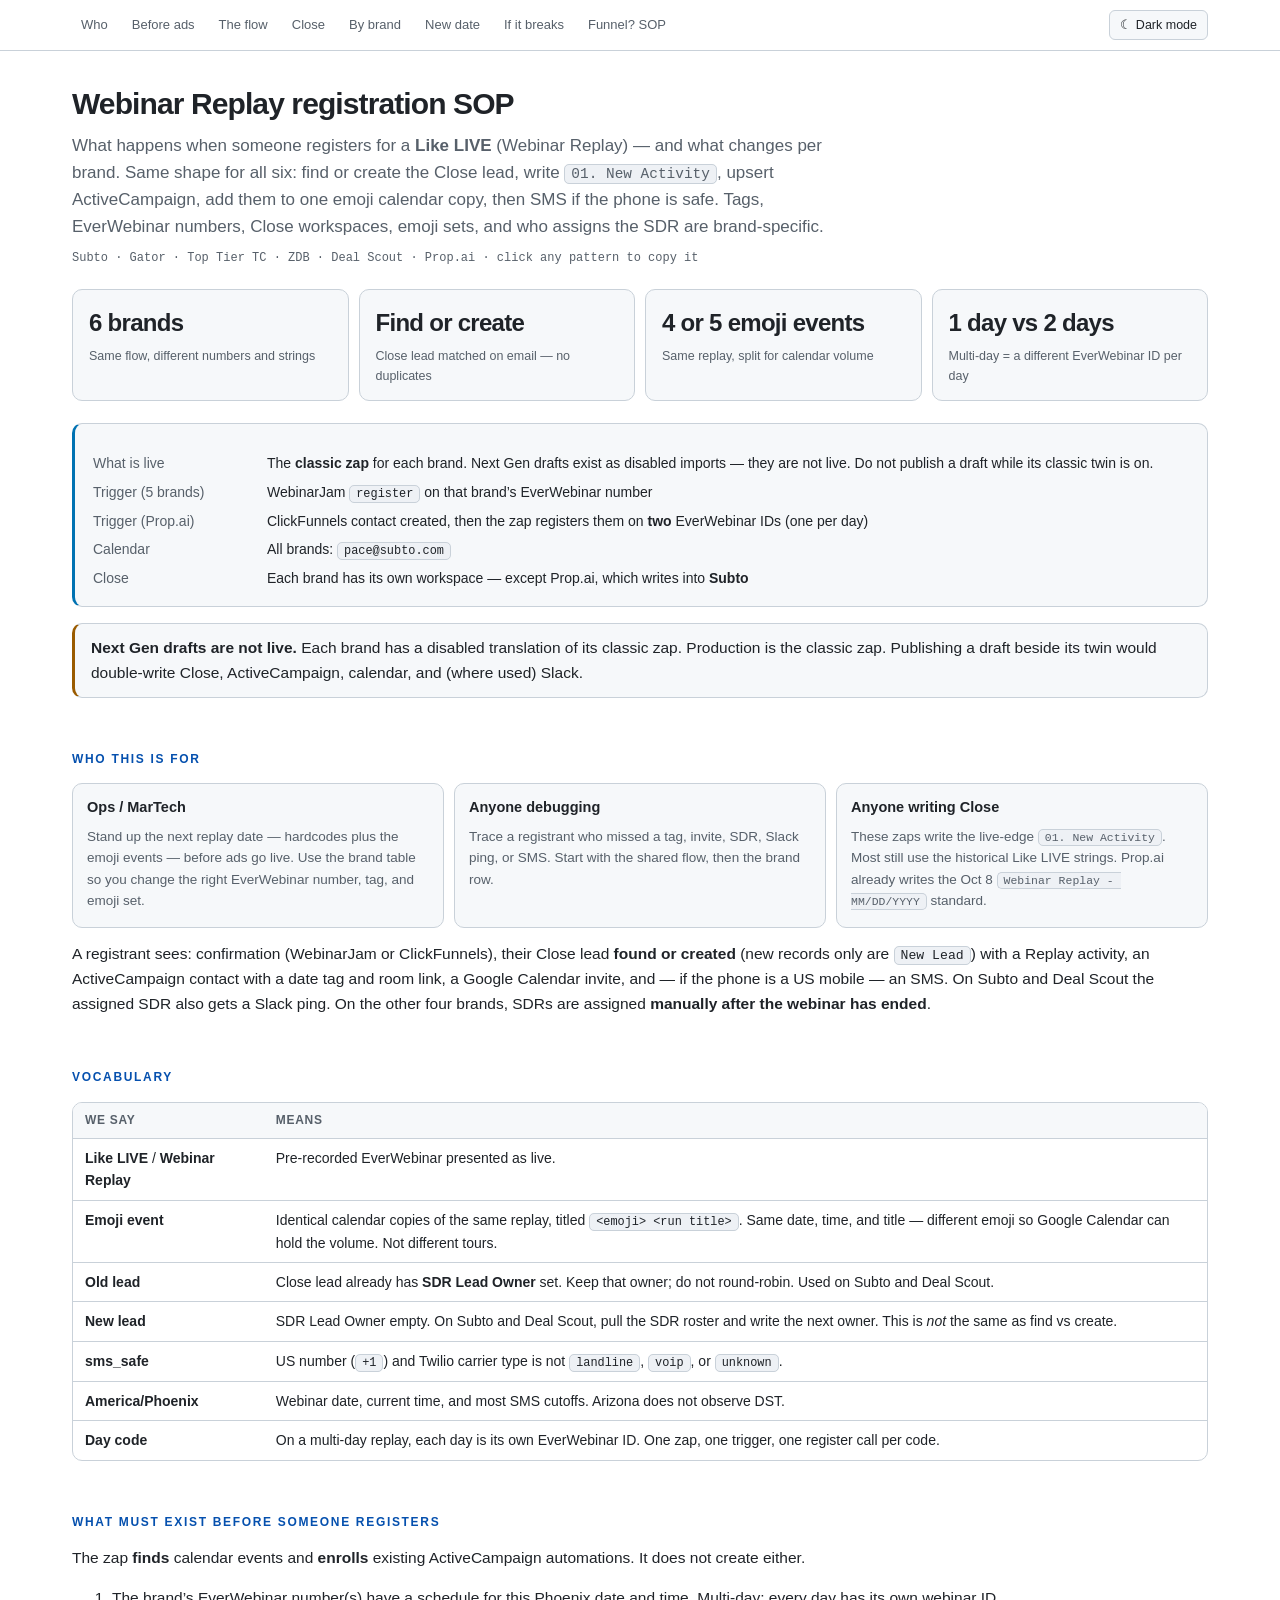
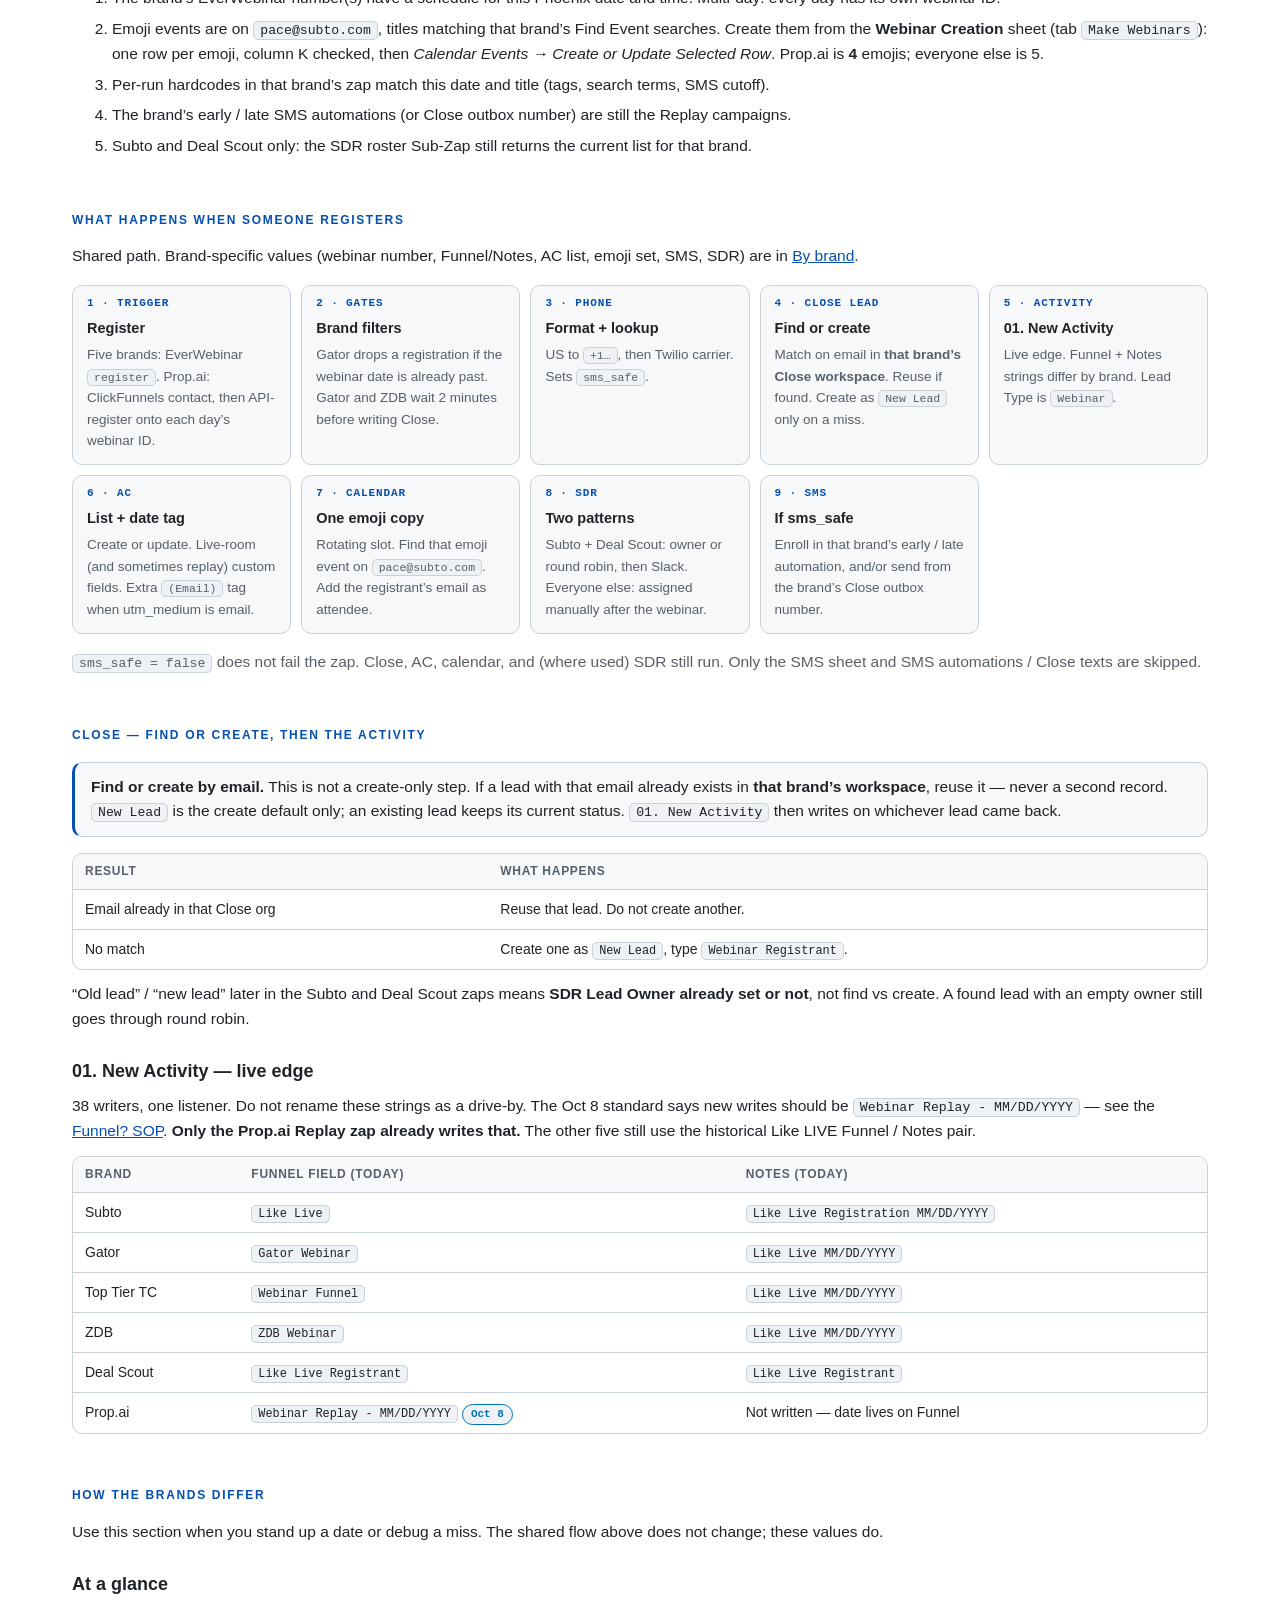
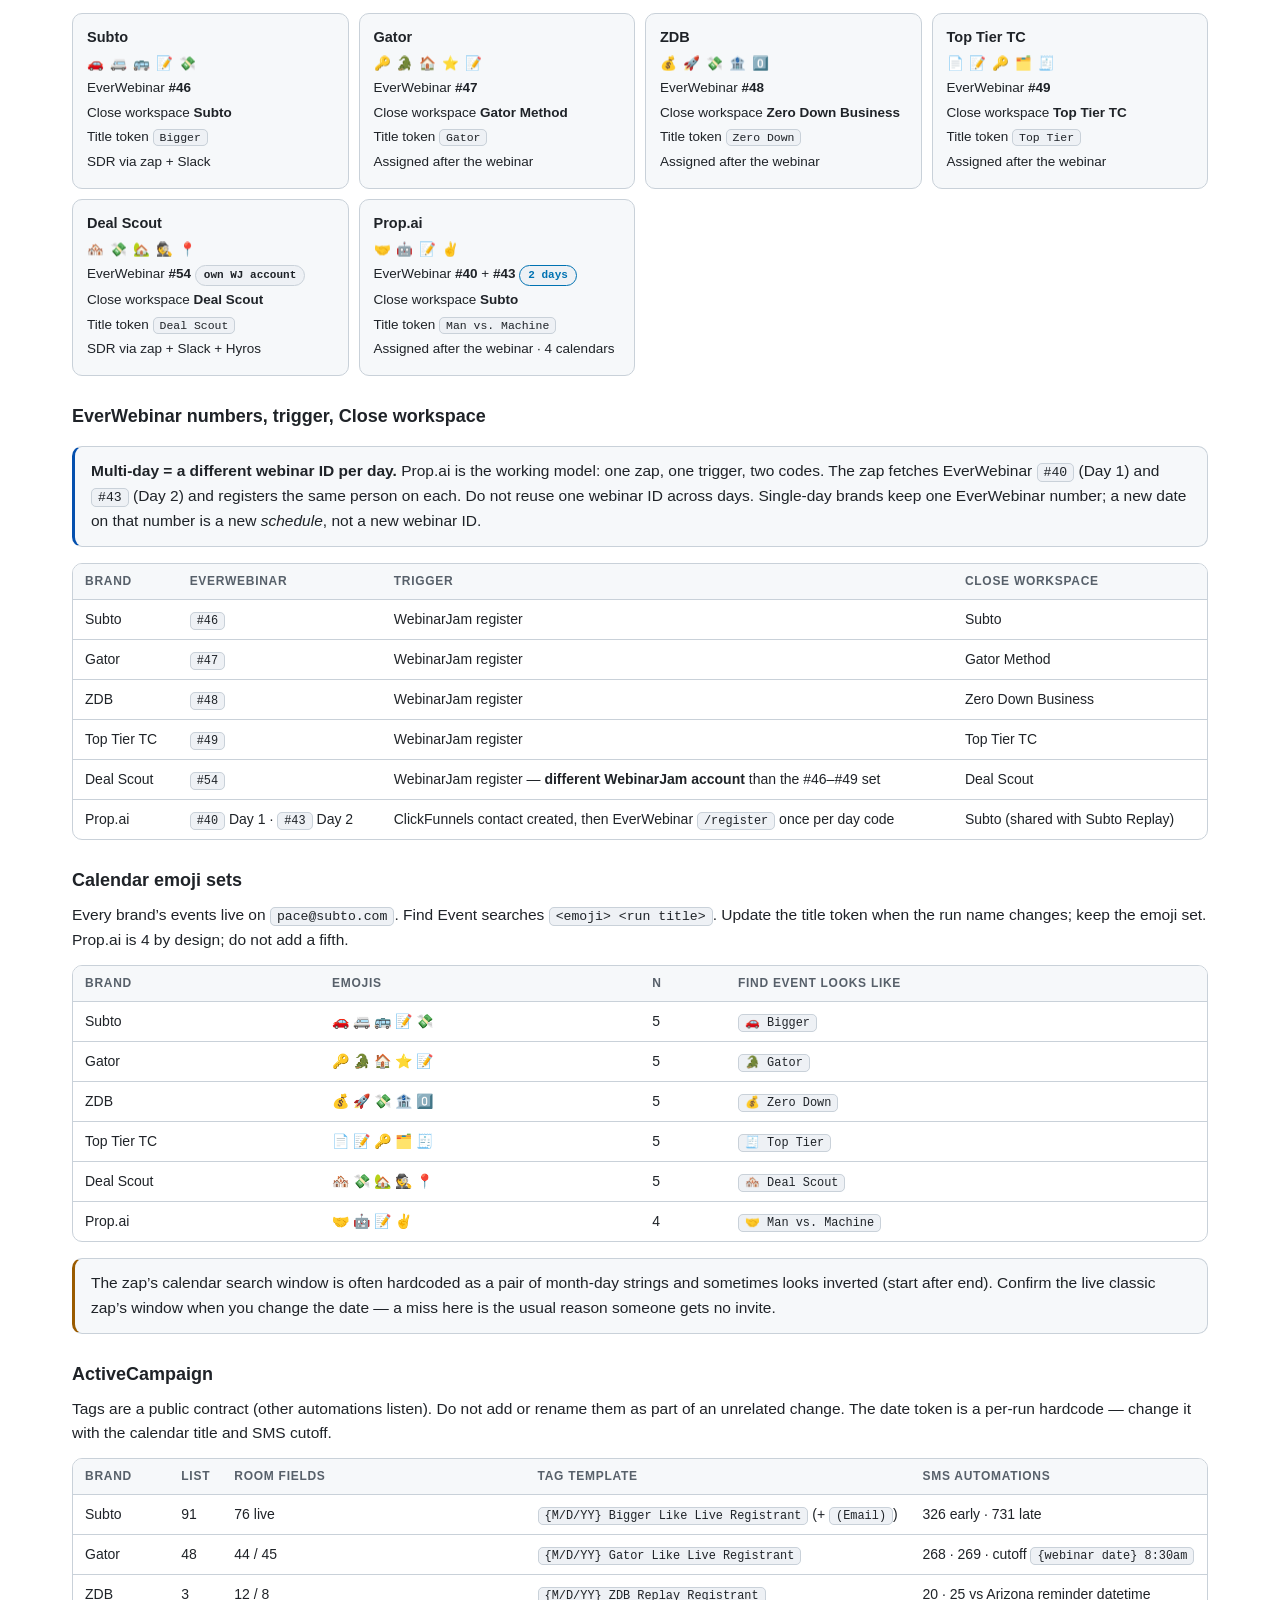
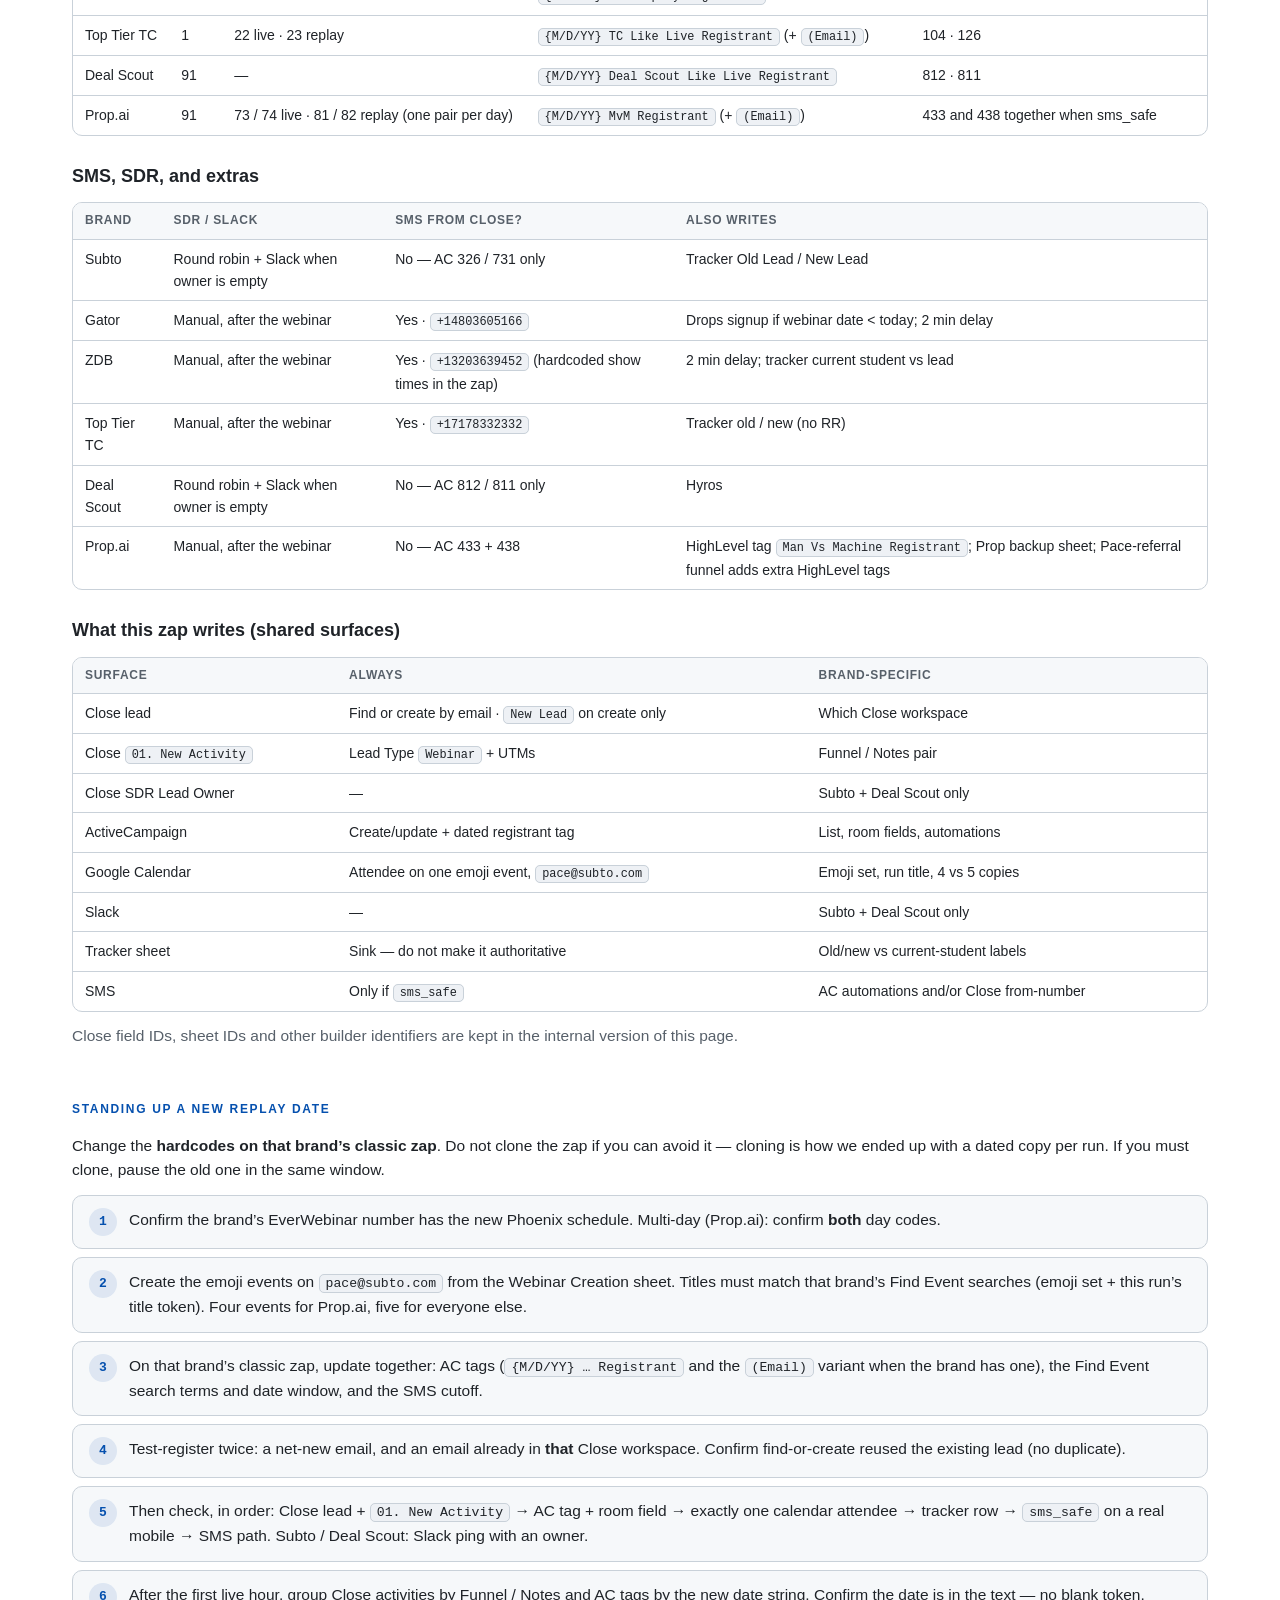
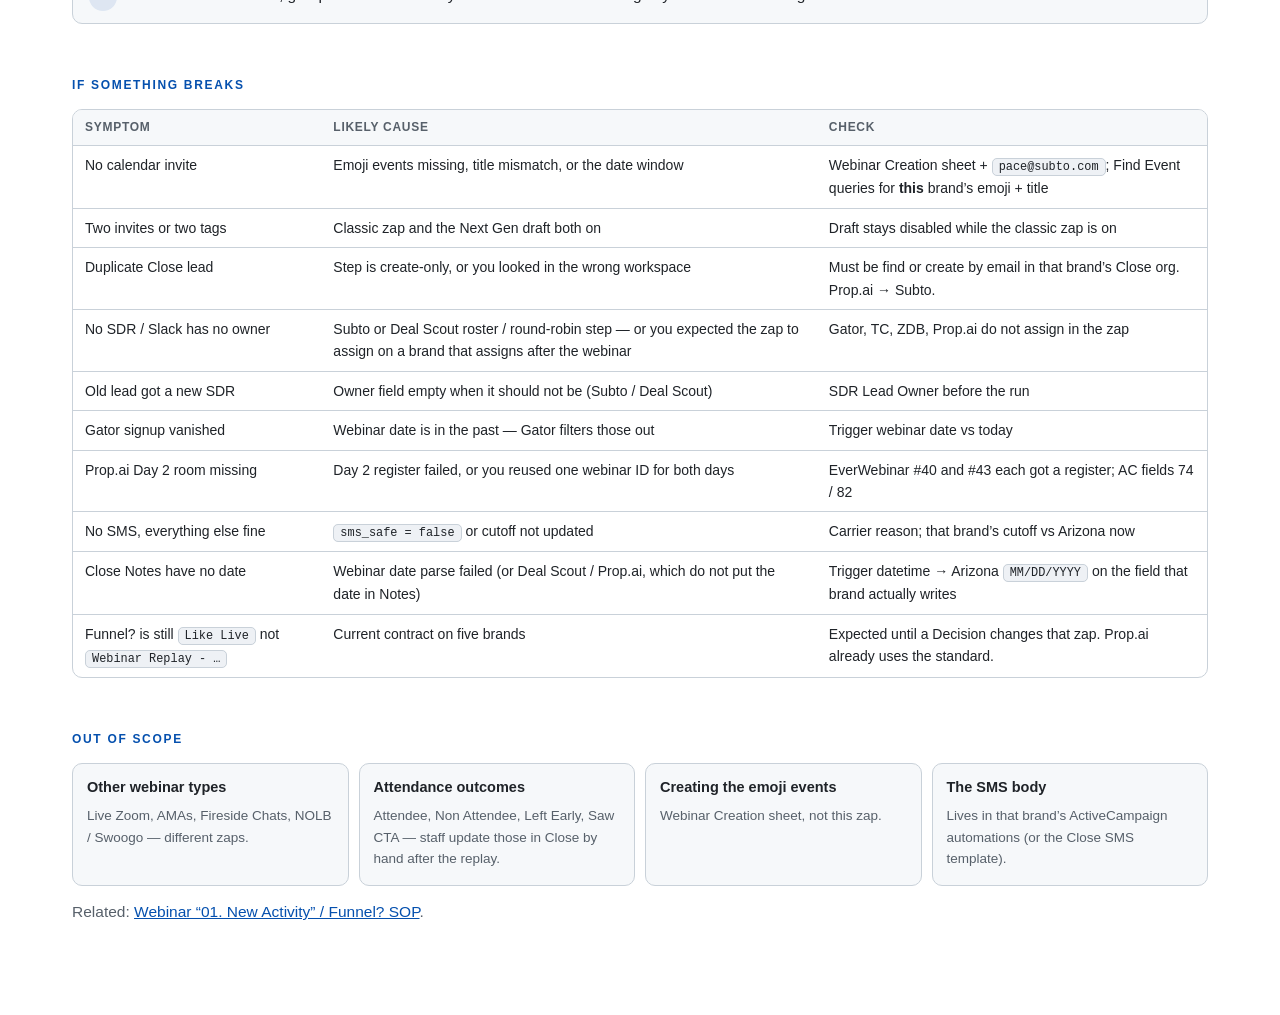
<file: dashboards/webinar-replay-registration/index.html>
<!DOCTYPE html>
<html lang="en">
<head>
  <meta charset="utf-8">
  <title>Webinar Replay registration SOP</title>
  <meta http-equiv="refresh" content="0; url=https://haileynre.github.io/webinar-replay-registration/">
  <link rel="canonical" href="https://haileynre.github.io/webinar-replay-registration/">
  <script>location.replace("https://haileynre.github.io/webinar-replay-registration/");</script>
</head>
<body>
  <p>This page has moved to <a href="https://haileynre.github.io/webinar-replay-registration/">haileynre.github.io/webinar-replay-registration/</a>.</p>
</body>
</html>
</file>
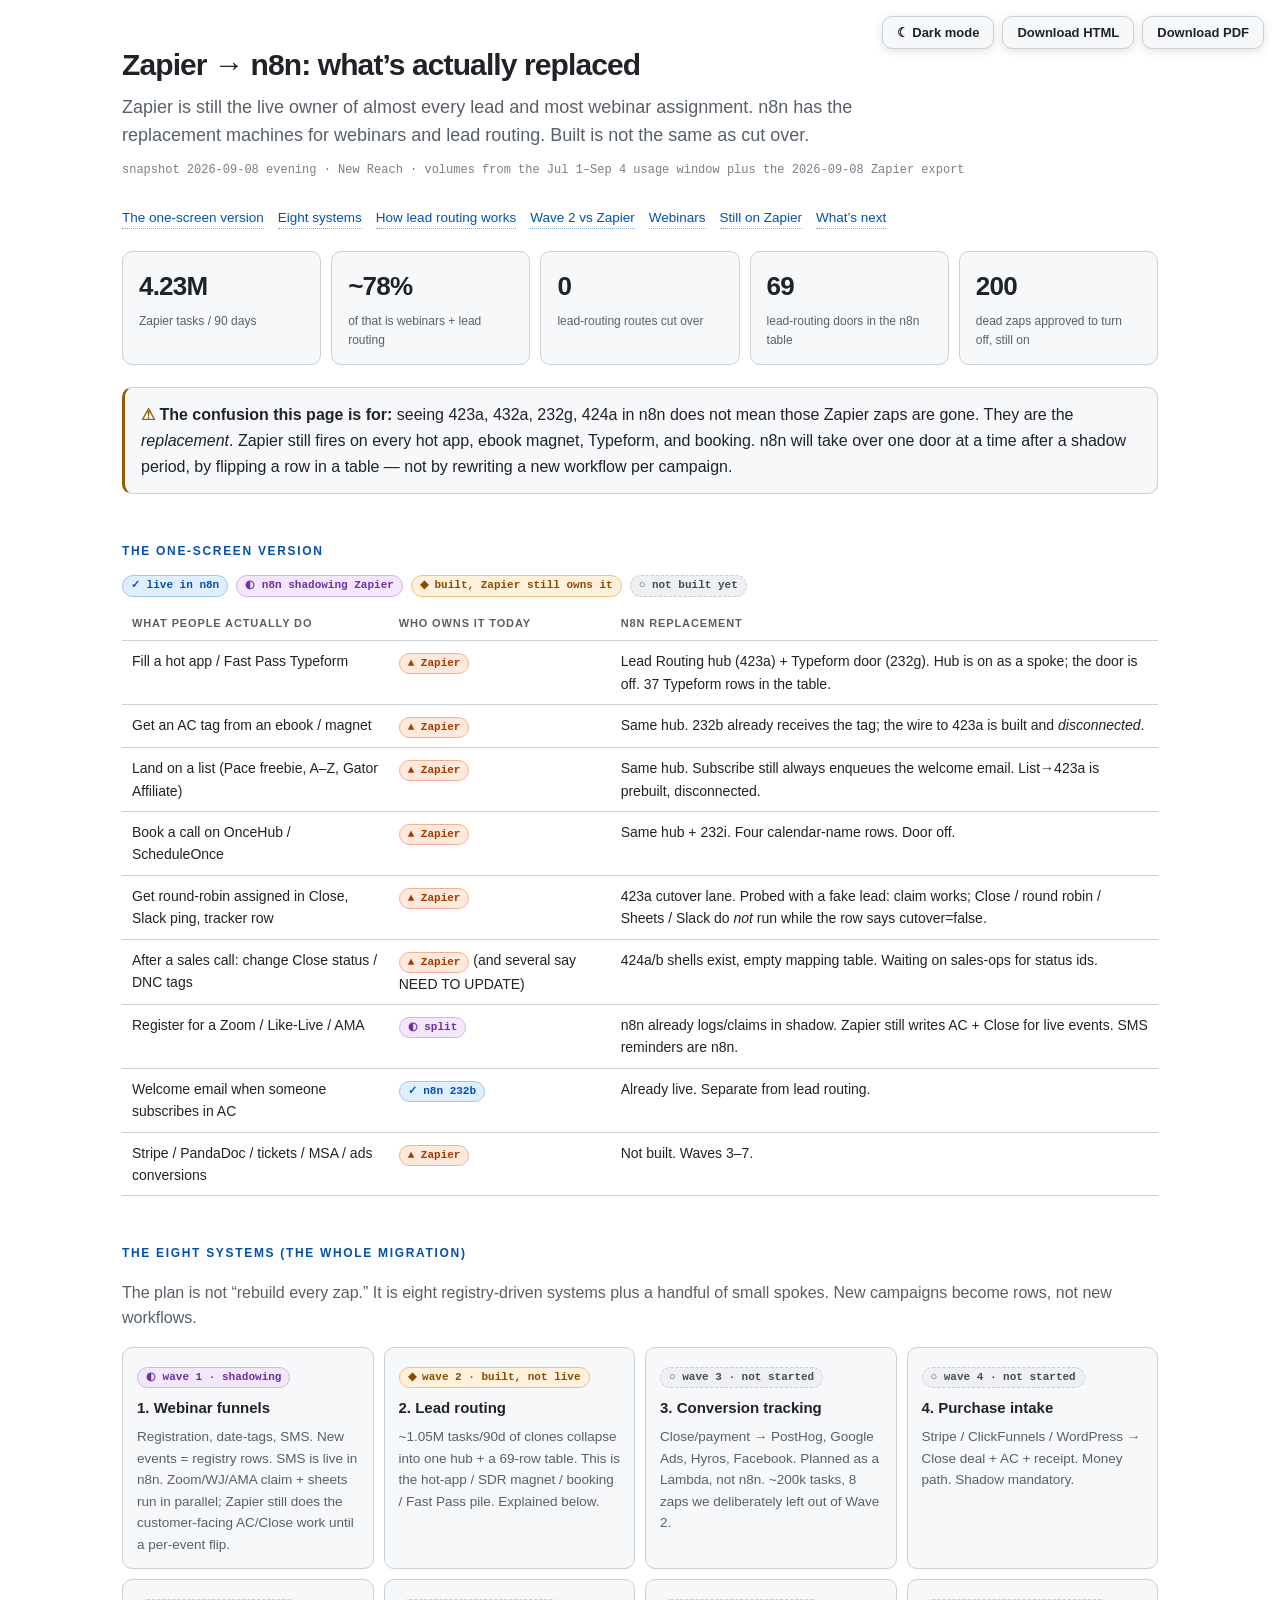
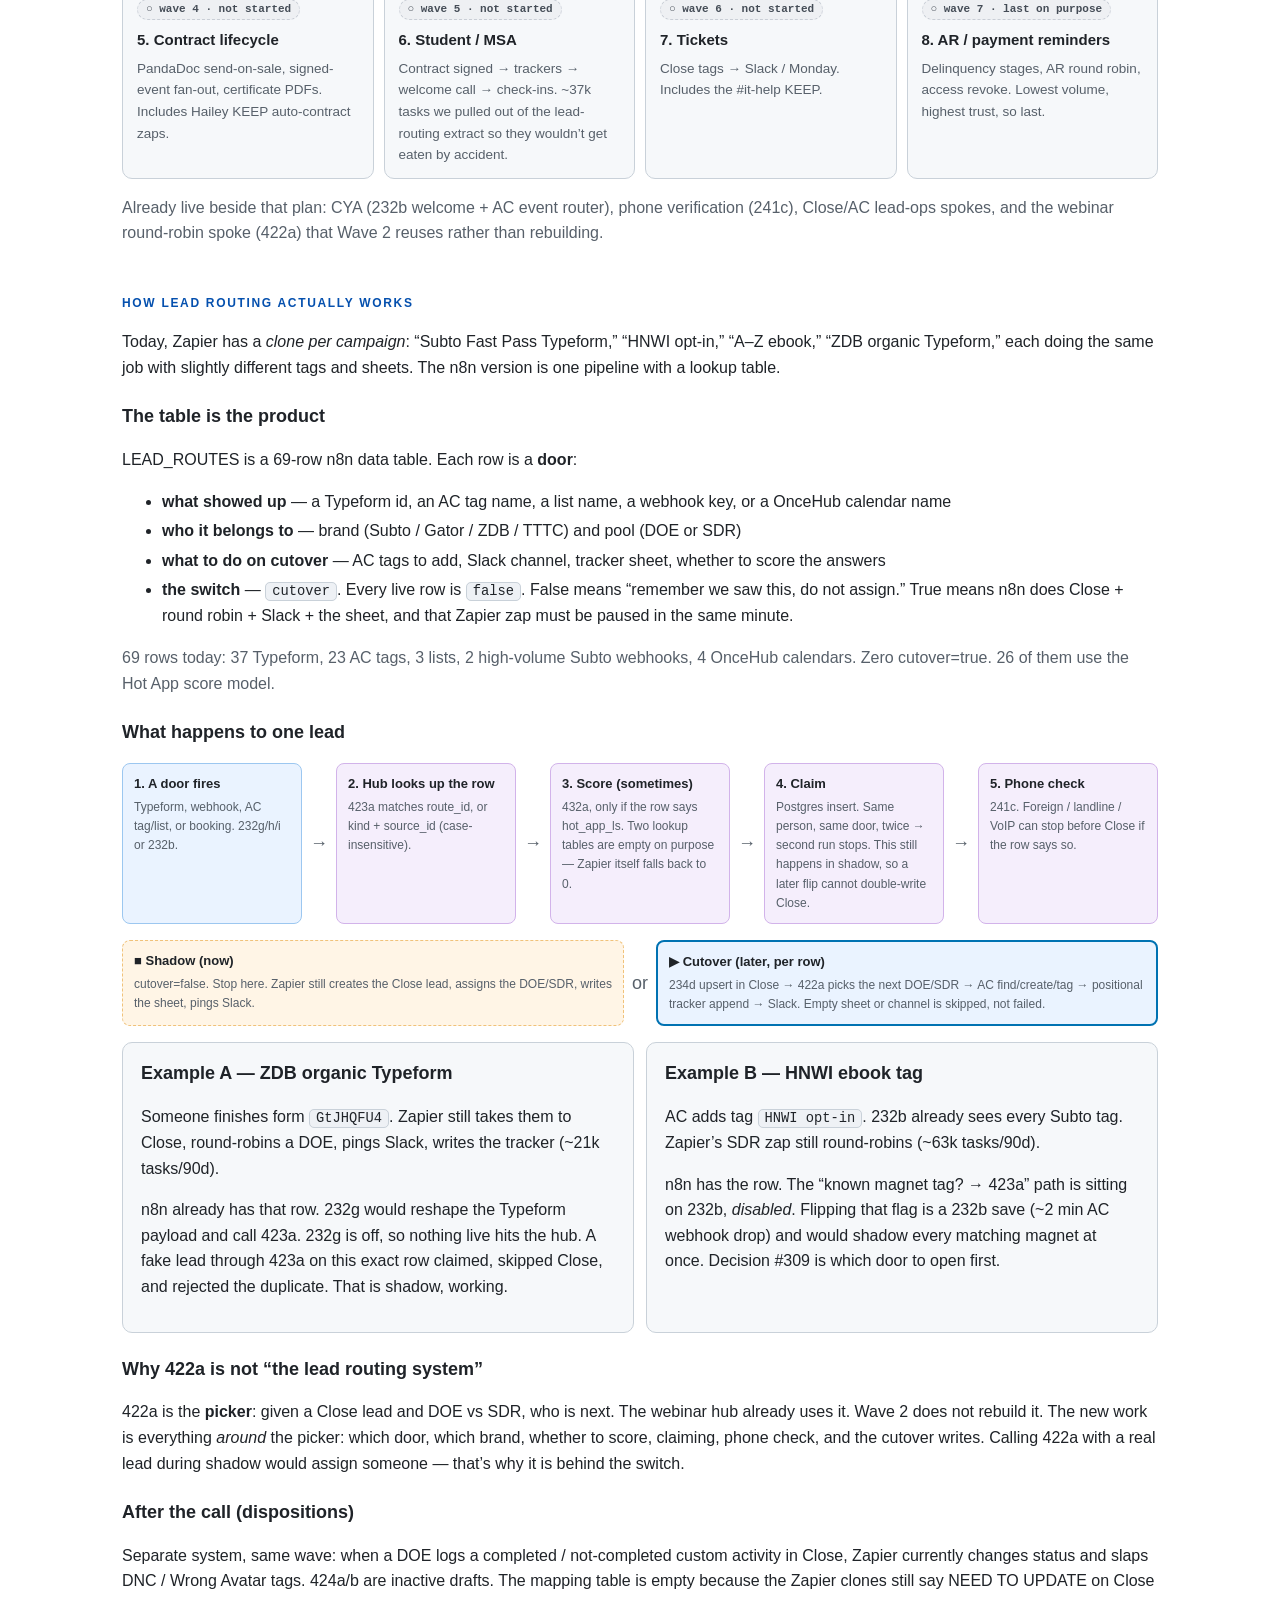
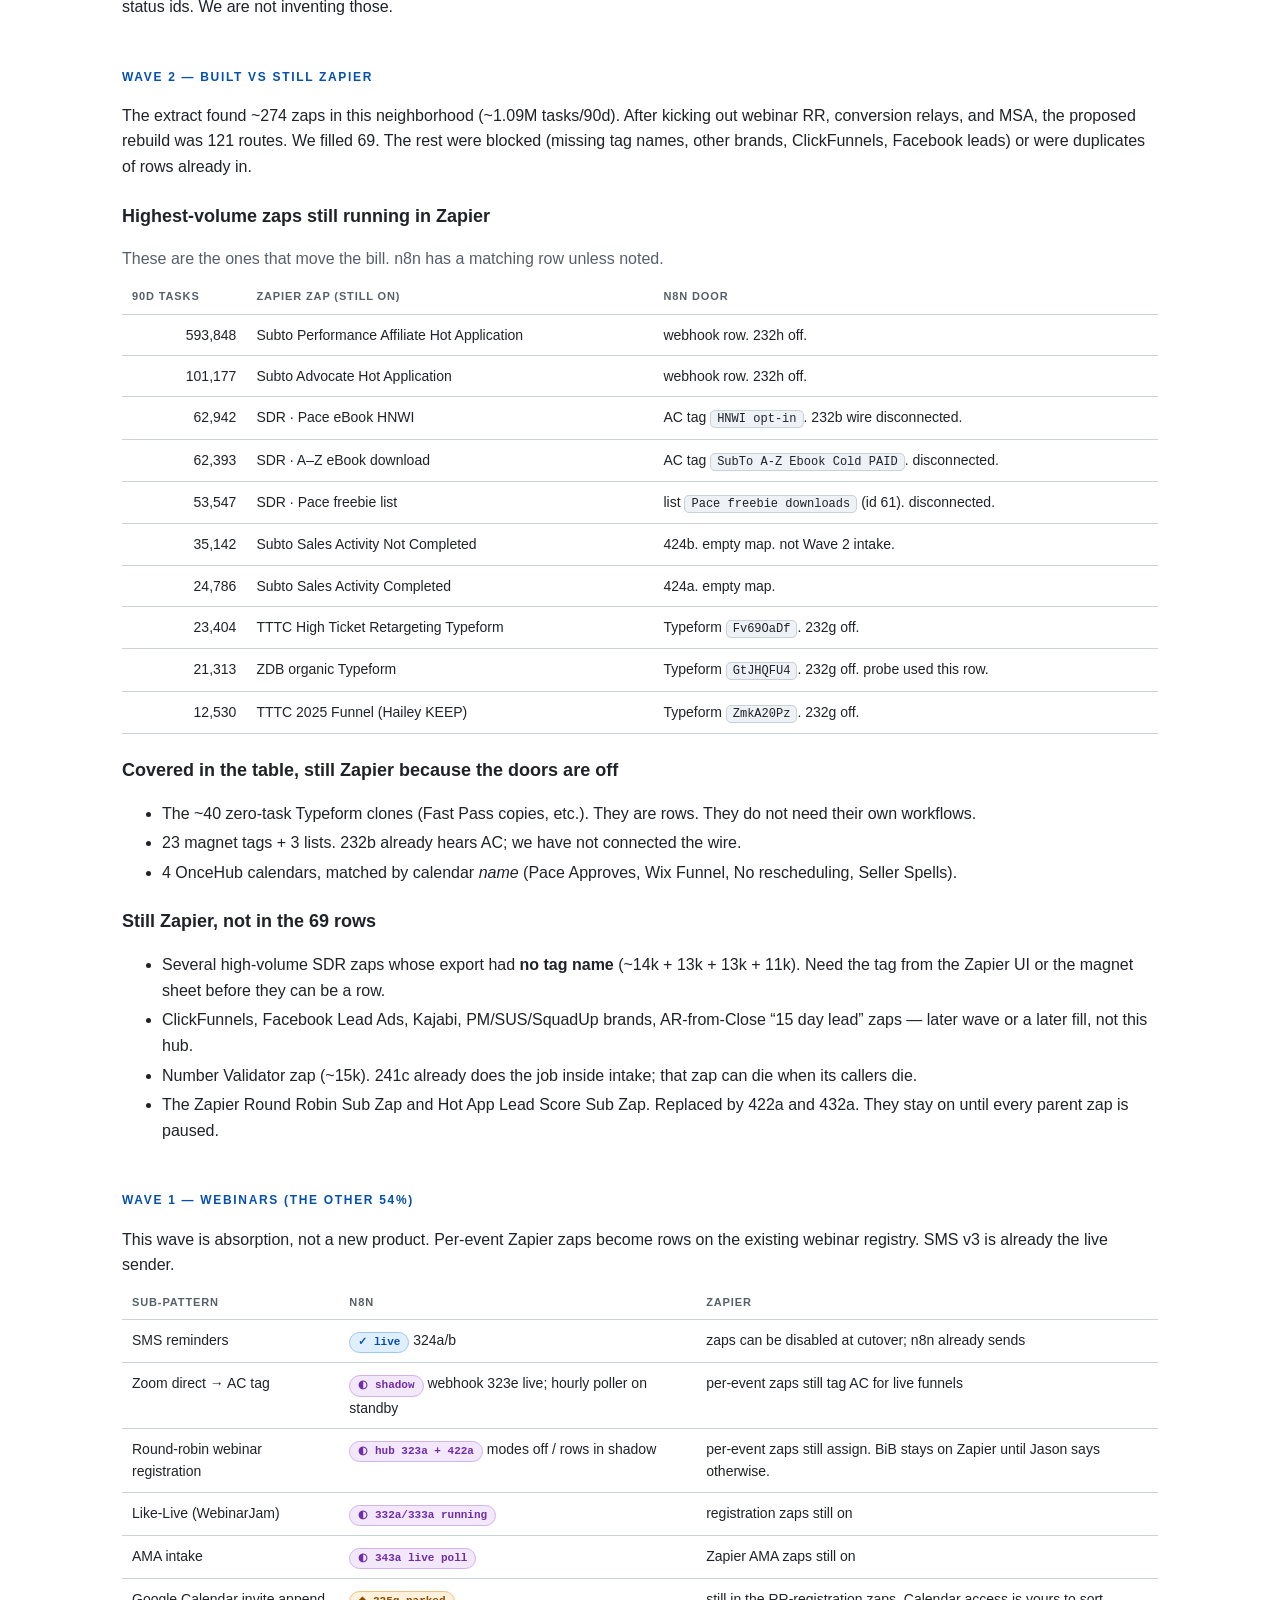
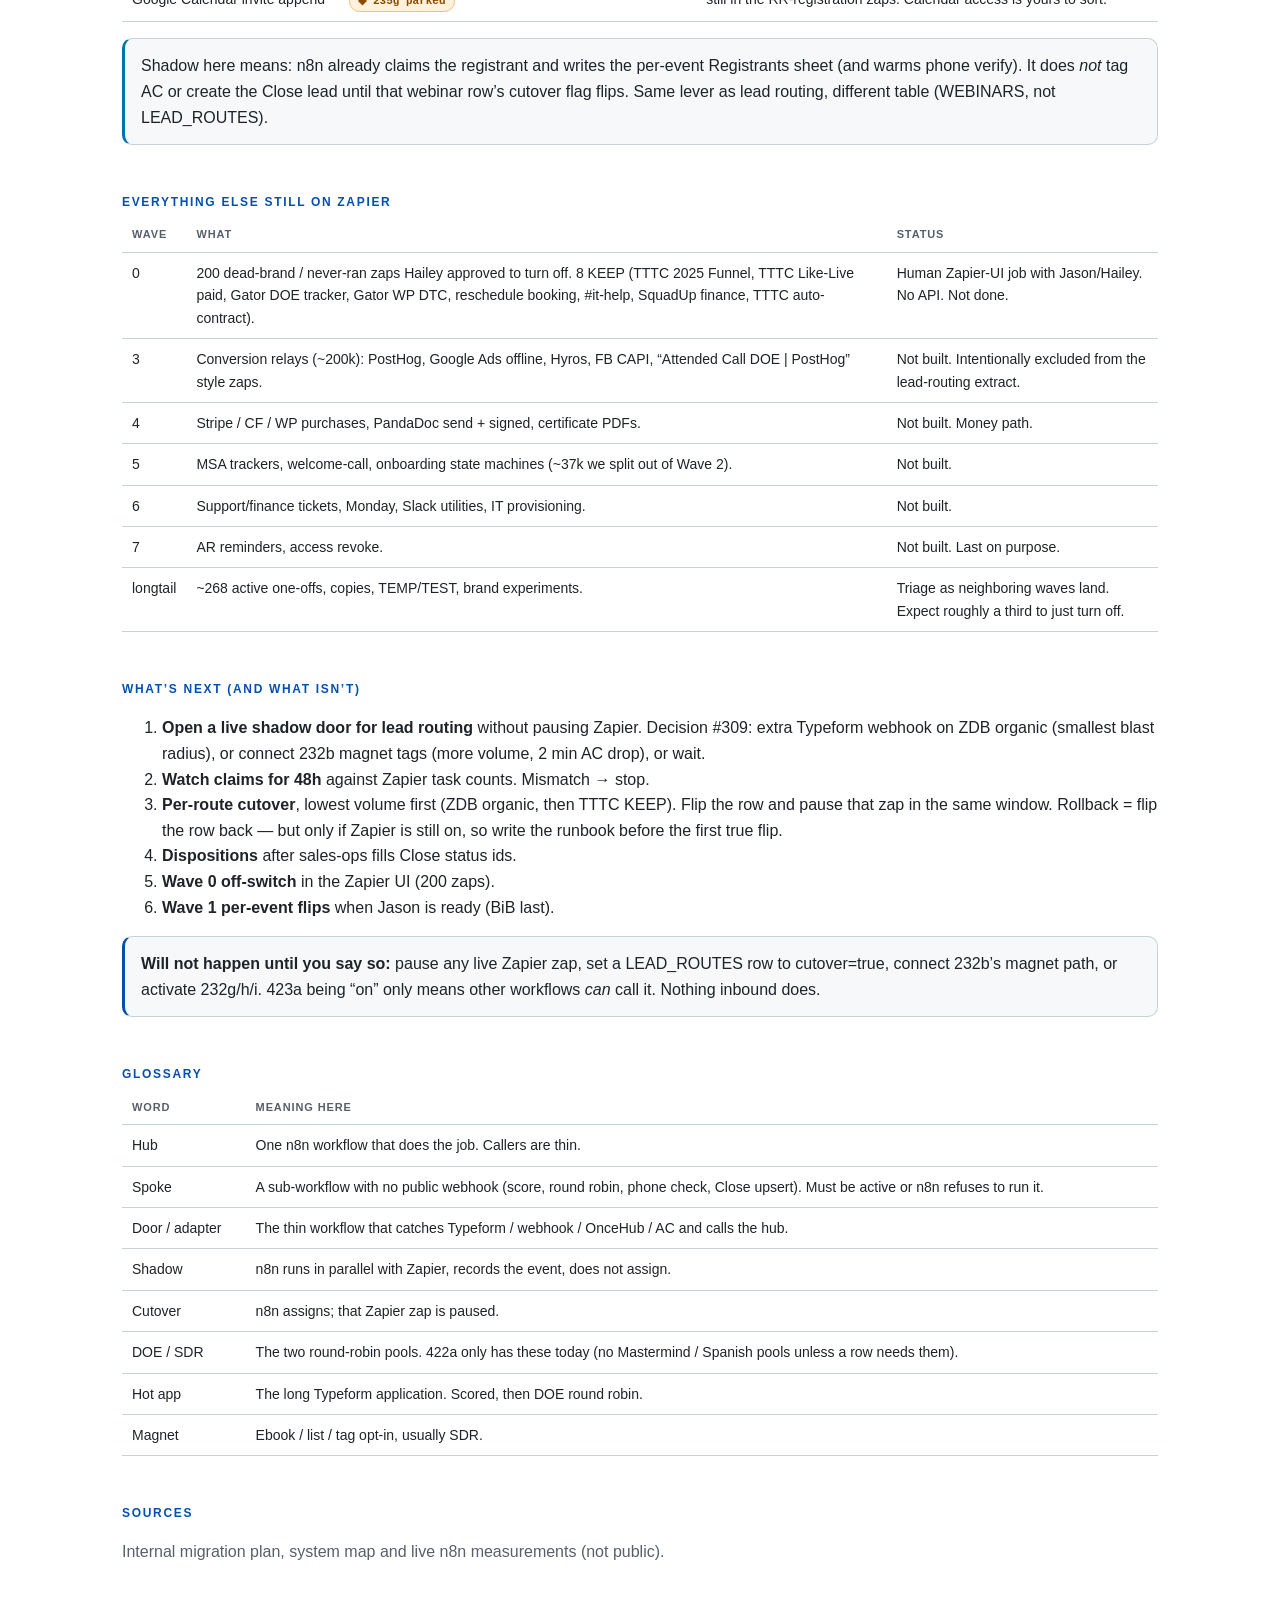
<file: nre-webinar-status/overview.html>
<!DOCTYPE html>
<html lang="en">
<head>
<meta charset="utf-8">
<meta name="viewport" content="width=device-width, initial-scale=1">
<title>Zapier → n8n — what’s live, what’s still Zapier</title>
<script>
  (function(){var t;try{t=localStorage.getItem('nre-theme')}catch(e){}
    document.documentElement.setAttribute('data-theme',t||'light');})();
  function nreToggleTheme(btn){
    var r=document.documentElement,t=r.getAttribute('data-theme')==='light'?'dark':'light';
    r.setAttribute('data-theme',t);try{localStorage.setItem('nre-theme',t)}catch(e){}
    nreThemeLabel();
  }
  function nreThemeLabel(){
    var b=document.getElementById('theme-btn');if(!b)return;
    var light=document.documentElement.getAttribute('data-theme')==='light';
    b.textContent=light?'☾ Dark mode':'☀ Light mode';
    b.setAttribute('aria-label',light?'Switch to dark mode':'Switch to light mode');
  }
  document.addEventListener('DOMContentLoaded',nreThemeLabel);
</script>
<style>
  :root{
    --bg: var(--theme-bg, #0d1117);
    --panel: var(--theme-surface, #161b22);
    --panel2: var(--theme-surface-alt, #1c2333);
    --line: var(--theme-border, #30363d);
    --ink: var(--theme-text, #e6edf3);
    --dim: var(--theme-text-muted, #8b949e);
    --accent: var(--theme-accent, #58a6ff);
    --accent-dim: var(--theme-accent-dim, rgba(88,166,255,.12));
    --ok: #56b4e9;
    --warn: #e69f00;
    --err: #ff8a5c;
    --p-live-bg:#0d2a45; --p-live-fg:#8fcdf5; --p-live-bd:#1f5a8a;
    --p-shadow-bg:#2a1a3a; --p-shadow-fg:#d8b0f2; --p-shadow-bd:#5a3a7a;
    --p-built-bg:#332208; --p-built-fg:#f5b54a; --p-built-bd:#6b4a12;
    --p-later-bg:#2a2a31; --p-later-fg:#c3c3cc; --p-later-bd:#45454f;
    --p-bad-bg:#3a1a0c; --p-bad-fg:#ffa27a; --p-bad-bd:#7a3514;
    --n-door-bg:#0f1c2a; --n-hub-bg:#1a1226; --n-stop-bg:#1f170a; --n-go-bg:#0f1c2a;
    --shadow-btn: 0 4px 18px rgba(0,0,0,.35);
  }
  :root[data-theme="light"]{
    --bg:#ffffff; --panel:#f6f8fa; --panel2:#eef1f5; --line:#c9d1d9;
    --ink:#1f2328; --dim:#57606a; --accent:#0550ae; --accent-dim:rgba(5,80,174,.10);
    --ok:#0072b2; --warn:#9a5b00; --err:#b83d00;
    --p-live-bg:#e0efff; --p-live-fg:#0550ae; --p-live-bd:#9cc7f0;
    --p-shadow-bg:#f3e8fb; --p-shadow-fg:#6f2da8; --p-shadow-bd:#d2b3ea;
    --p-built-bg:#fff1db; --p-built-fg:#8a4b00; --p-built-bd:#f0c27a;
    --p-later-bg:#eef0f3; --p-later-fg:#444c56; --p-later-bd:#c9ced6;
    --p-bad-bg:#ffe8dc; --p-bad-fg:#a33a00; --p-bad-bd:#f2b08e;
    --n-door-bg:#eaf3ff; --n-hub-bg:#f5eefc; --n-stop-bg:#fff5e6; --n-go-bg:#eaf3ff;
    --shadow-btn: 0 2px 10px rgba(0,0,0,.12);
    --font: var(--theme-font, -apple-system, BlinkMacSystemFont, "Segoe UI", sans-serif);
    --mono: var(--theme-font-mono, ui-monospace, "SF Mono", Menlo, monospace);
    --radius: var(--theme-radius, 10px);
  }
  *{box-sizing:border-box}
  html,body{margin:0;background:var(--bg);color:var(--ink);font:16px/1.6 var(--font)}
  .wrap{max-width:1080px;margin:0 auto;padding:48px 22px 110px}
  header{margin-bottom:28px}
  h1{font-size:30px;letter-spacing:-.03em;line-height:1.15;margin:0 0 10px}
  .lede{font-size:18px;color:var(--dim);max-width:42em;margin:0 0 8px}
  .stamp{font:12px/1.4 var(--mono);color:var(--dim);opacity:.8}
  h2{font-size:12px;text-transform:uppercase;letter-spacing:.14em;color:var(--accent);
     margin:48px 0 14px;font-weight:700}
  h3{font-size:18px;margin:22px 0 8px}
  p,li{color:var(--ink)}
  p.dim, .dim{color:var(--dim)}
  a{color:var(--accent)}
  code{font-family:var(--mono);font-size:.86em;background:var(--panel2);
    border:1px solid var(--line);border-radius:5px;padding:1px 6px}
  .stats{display:grid;grid-template-columns:repeat(auto-fit,minmax(150px,1fr));gap:10px;margin:22px 0}
  .stat{background:var(--panel);border:1px solid var(--line);border-radius:var(--radius);padding:14px 16px}
  .stat b{display:block;font-size:26px;letter-spacing:-.03em}
  .stat span{display:block;font-size:12px;color:var(--dim);margin-top:4px}
  .callout{background:var(--panel);border:1px solid var(--line);border-left:3px solid var(--accent);
    border-radius:var(--radius);padding:14px 16px;margin:16px 0}
  .callout.warn{border-left-color:var(--warn)}
  .callout.ok{border-left-color:var(--ok)}
  .grid8{display:grid;grid-template-columns:repeat(auto-fit,minmax(230px,1fr));gap:10px;margin:16px 0}
  .sys{background:var(--panel);border:1px solid var(--line);border-radius:var(--radius);padding:14px 14px 12px}
  .sys h3{font-size:15px;margin:8px 0 6px}
  .sys p{margin:0;font-size:13.5px;color:var(--dim)}
  .pill{display:inline-block;font:700 11px/1.2 var(--mono);padding:3px 8px;border-radius:99px;
    border:1px solid var(--line)}
  .live{background:var(--p-live-bg);color:var(--p-live-fg);border-color:var(--p-live-bd)}
  .shadow{background:var(--p-shadow-bg);color:var(--p-shadow-fg);border-color:var(--p-shadow-bd)}
  .built{background:var(--p-built-bg);color:var(--p-built-fg);border-color:var(--p-built-bd)}
  .later{background:var(--p-later-bg);color:var(--p-later-fg);border-color:var(--p-later-bd);border-style:dashed}
  .zapier{background:var(--p-bad-bg);color:var(--p-bad-fg);border-color:var(--p-bad-bd)}
  .pill.live::before{content:"✓ "}
  .pill.shadow::before{content:"◐ "}
  .pill.built::before{content:"◆ "}
  .pill.later::before{content:"○ "}
  .pill.zapier::before{content:"▲ "}
  .callout.warn>strong:first-child::before{content:"⚠ ";color:var(--warn)}
  .callout.ok>strong:first-child::before{content:"✓ ";color:var(--ok)}
  table{width:100%;border-collapse:collapse;margin:14px 0;font-size:14px}
  th{text-align:left;font-size:11px;text-transform:uppercase;letter-spacing:.08em;color:var(--dim);
     padding:0 10px 8px;border-bottom:1px solid var(--line)}
  td{padding:9px 10px;border-bottom:1px solid var(--line);vertical-align:top}
  td.num{text-align:right;font-variant-numeric:tabular-nums;white-space:nowrap}
  .flow{display:flex;flex-wrap:wrap;gap:8px;align-items:stretch;margin:16px 0}
  .node{flex:1 1 120px;min-width:110px;background:var(--panel2);border:1px solid var(--line);
    border-radius:8px;padding:10px 11px;font-size:13px}
  .node b{display:block;margin-bottom:3px}
  .node small{display:block;color:var(--dim);font-size:12px}
  .node.door{border-color:var(--p-live-bd);background:var(--n-door-bg)}
  .node.hub{border-color:var(--p-shadow-bd);background:var(--n-hub-bg)}
  .node.stop{border-color:var(--p-built-bd);background:var(--n-stop-bg);border-style:dashed}
  .node.go{border-color:var(--ok);background:var(--n-go-bg);border-width:2px}
  .node.stop b::before{content:"■ "}
  .node.go b::before{content:"▶ "}
  .arrow{align-self:center;color:var(--dim);font-size:18px;flex:0 0 auto}
  .ex{display:grid;grid-template-columns:1fr 1fr;gap:12px;margin:16px 0}
  @media (max-width:760px){.ex{grid-template-columns:1fr}}
  .card{background:var(--panel);border:1px solid var(--line);border-radius:var(--radius);padding:16px 18px;margin:0}
  .card h3{margin-top:0}
  .legend{display:flex;flex-wrap:wrap;gap:8px;margin:10px 0 18px}
  ul.tight li{margin:4px 0}
  .toc{display:flex;flex-wrap:wrap;gap:8px 14px;margin:18px 0 6px;font-size:13.5px}
  .toc a{text-decoration:none;border-bottom:1px dotted color-mix(in srgb, var(--accent) 50%, transparent)}
  footer.sources a{display:block;margin:6px 0}
  @media print{
    body{background:#fff;color:#111}
    .node,.sys,.stat,.card,.callout{break-inside:avoid}
  }
</style>
</head>
<body>
<div class="wrap">

<header>
  <h1>Zapier → n8n: what’s actually replaced</h1>
  <p class="lede">Zapier is still the live owner of almost every lead and most webinar assignment. n8n has the replacement machines for webinars and lead routing. Built is not the same as cut over.</p>
  <p class="stamp">snapshot 2026-09-08 evening · New Reach · volumes from the Jul 1–Sep 4 usage window plus the 2026-09-08 Zapier export</p>
</header>

<nav class="toc">
  <a href="#tldr">The one-screen version</a>
  <a href="#systems">Eight systems</a>
  <a href="#routing">How lead routing works</a>
  <a href="#wave2">Wave 2 vs Zapier</a>
  <a href="#wave1">Webinars</a>
  <a href="#rest">Still on Zapier</a>
  <a href="#next">What’s next</a>
</nav>

<div class="stats">
  <div class="stat"><b>4.23M</b><span>Zapier tasks / 90 days</span></div>
  <div class="stat"><b>~78%</b><span>of that is webinars + lead routing</span></div>
  <div class="stat"><b>0</b><span>lead-routing routes cut over</span></div>
  <div class="stat"><b>69</b><span>lead-routing doors in the n8n table</span></div>
  <div class="stat"><b>200</b><span>dead zaps approved to turn off, still on</span></div>
</div>

<div class="callout warn">
  <strong>The confusion this page is for:</strong> seeing 423a, 432a, 232g, 424a in n8n
  does not mean those Zapier zaps are gone. They are the <em>replacement</em>.
  Zapier still fires on every hot app, ebook magnet, Typeform, and booking.
  n8n will take over one door at a time after a shadow period, by flipping a
  row in a table — not by rewriting a new workflow per campaign.
</div>

<h2 id="tldr">The one-screen version</h2>
<div class="legend">
  <span class="pill live">live in n8n</span>
  <span class="pill shadow">n8n shadowing Zapier</span>
  <span class="pill built">built, Zapier still owns it</span>
  <span class="pill later">not built yet</span>
</div>
<table>
  <tr><th>What people actually do</th><th>Who owns it today</th><th>n8n replacement</th></tr>
  <tr>
    <td>Fill a hot app / Fast Pass Typeform</td>
    <td><span class="pill zapier">Zapier</span></td>
    <td>Lead Routing hub (423a) + Typeform door (232g). Hub is on as a spoke; the door is off. 37 Typeform rows in the table.</td>
  </tr>
  <tr>
    <td>Get an AC tag from an ebook / magnet</td>
    <td><span class="pill zapier">Zapier</span></td>
    <td>Same hub. 232b already receives the tag; the wire to 423a is built and <em>disconnected</em>.</td>
  </tr>
  <tr>
    <td>Land on a list (Pace freebie, A–Z, Gator Affiliate)</td>
    <td><span class="pill zapier">Zapier</span></td>
    <td>Same hub. Subscribe still always enqueues the welcome email. List→423a is prebuilt, disconnected.</td>
  </tr>
  <tr>
    <td>Book a call on OnceHub / ScheduleOnce</td>
    <td><span class="pill zapier">Zapier</span></td>
    <td>Same hub + 232i. Four calendar-name rows. Door off.</td>
  </tr>
  <tr>
    <td>Get round-robin assigned in Close, Slack ping, tracker row</td>
    <td><span class="pill zapier">Zapier</span></td>
    <td>423a cutover lane. Probed with a fake lead: claim works; Close / round robin / Sheets / Slack do <em>not</em> run while the row says cutover=false.</td>
  </tr>
  <tr>
    <td>After a sales call: change Close status / DNC tags</td>
    <td><span class="pill zapier">Zapier</span> (and several say NEED TO UPDATE)</td>
    <td>424a/b shells exist, empty mapping table. Waiting on sales-ops for status ids.</td>
  </tr>
  <tr>
    <td>Register for a Zoom / Like-Live / AMA</td>
    <td><span class="pill shadow">split</span></td>
    <td>n8n already logs/claims in shadow. Zapier still writes AC + Close for live events. SMS reminders are n8n.</td>
  </tr>
  <tr>
    <td>Welcome email when someone subscribes in AC</td>
    <td><span class="pill live">n8n 232b</span></td>
    <td>Already live. Separate from lead routing.</td>
  </tr>
  <tr>
    <td>Stripe / PandaDoc / tickets / MSA / ads conversions</td>
    <td><span class="pill zapier">Zapier</span></td>
    <td>Not built. Waves 3–7.</td>
  </tr>
</table>

<h2 id="systems">The eight systems (the whole migration)</h2>
<p class="dim">The plan is not “rebuild every zap.” It is eight registry-driven systems plus a handful of small spokes. New campaigns become rows, not new workflows.</p>
<div class="grid8">
  <div class="sys">
    <span class="pill shadow">wave 1 · shadowing</span>
    <h3>1. Webinar funnels</h3>
    <p>Registration, date-tags, SMS. New events = registry rows. SMS is live in n8n. Zoom/WJ/AMA claim + sheets run in parallel; Zapier still does the customer-facing AC/Close work until a per-event flip.</p>
  </div>
  <div class="sys">
    <span class="pill built">wave 2 · built, not live</span>
    <h3>2. Lead routing</h3>
    <p>~1.05M tasks/90d of clones collapse into one hub + a 69-row table. This is the hot-app / SDR magnet / booking / Fast Pass pile. Explained below.</p>
  </div>
  <div class="sys">
    <span class="pill later">wave 3 · not started</span>
    <h3>3. Conversion tracking</h3>
    <p>Close/payment → PostHog, Google Ads, Hyros, Facebook. Planned as a Lambda, not n8n. ~200k tasks, 8 zaps we deliberately left out of Wave 2.</p>
  </div>
  <div class="sys">
    <span class="pill later">wave 4 · not started</span>
    <h3>4. Purchase intake</h3>
    <p>Stripe / ClickFunnels / WordPress → Close deal + AC + receipt. Money path. Shadow mandatory.</p>
  </div>
  <div class="sys">
    <span class="pill later">wave 4 · not started</span>
    <h3>5. Contract lifecycle</h3>
    <p>PandaDoc send-on-sale, signed-event fan-out, certificate PDFs. Includes Hailey KEEP auto-contract zaps.</p>
  </div>
  <div class="sys">
    <span class="pill later">wave 5 · not started</span>
    <h3>6. Student / MSA</h3>
    <p>Contract signed → trackers → welcome call → check-ins. ~37k tasks we pulled out of the lead-routing extract so they wouldn’t get eaten by accident.</p>
  </div>
  <div class="sys">
    <span class="pill later">wave 6 · not started</span>
    <h3>7. Tickets</h3>
    <p>Close tags → Slack / Monday. Includes the #it-help KEEP.</p>
  </div>
  <div class="sys">
    <span class="pill later">wave 7 · last on purpose</span>
    <h3>8. AR / payment reminders</h3>
    <p>Delinquency stages, AR round robin, access revoke. Lowest volume, highest trust, so last.</p>
  </div>
</div>
<p class="dim">Already live beside that plan: CYA (232b welcome + AC event router), phone verification (241c), Close/AC lead-ops spokes, and the webinar round-robin spoke (422a) that Wave 2 reuses rather than rebuilding.</p>

<h2 id="routing">How lead routing actually works</h2>
<p>Today, Zapier has a <em>clone per campaign</em>: “Subto Fast Pass Typeform,” “HNWI opt-in,” “A–Z ebook,” “ZDB organic Typeform,” each doing the same job with slightly different tags and sheets. The n8n version is one pipeline with a lookup table.</p>

<h3>The table is the product</h3>
<p>LEAD_ROUTES is a 69-row n8n data table. Each row is a <strong>door</strong>:</p>
<ul class="tight">
  <li><strong>what showed up</strong> — a Typeform id, an AC tag name, a list name, a webhook key, or a OnceHub calendar name</li>
  <li><strong>who it belongs to</strong> — brand (Subto / Gator / ZDB / TTTC) and pool (DOE or SDR)</li>
  <li><strong>what to do on cutover</strong> — AC tags to add, Slack channel, tracker sheet, whether to score the answers</li>
  <li><strong>the switch</strong> — <code>cutover</code>. Every live row is <code>false</code>. False means “remember we saw this, do not assign.” True means n8n does Close + round robin + Slack + the sheet, and that Zapier zap must be paused in the same minute.</li>
</ul>
<p class="dim">69 rows today: 37 Typeform, 23 AC tags, 3 lists, 2 high-volume Subto webhooks, 4 OnceHub calendars. Zero cutover=true. 26 of them use the Hot App score model.</p>

<h3>What happens to one lead</h3>
<div class="flow">
  <div class="node door"><b>1. A door fires</b><small>Typeform, webhook, AC tag/list, or booking. 232g/h/i or 232b.</small></div>
  <span class="arrow">→</span>
  <div class="node hub"><b>2. Hub looks up the row</b><small>423a matches route_id, or kind + source_id (case-insensitive).</small></div>
  <span class="arrow">→</span>
  <div class="node hub"><b>3. Score (sometimes)</b><small>432a, only if the row says hot_app_ls. Two lookup tables are empty on purpose — Zapier itself falls back to 0.</small></div>
  <span class="arrow">→</span>
  <div class="node hub"><b>4. Claim</b><small>Postgres insert. Same person, same door, twice → second run stops. This still happens in shadow, so a later flip cannot double-write Close.</small></div>
  <span class="arrow">→</span>
  <div class="node hub"><b>5. Phone check</b><small>241c. Foreign / landline / VoIP can stop before Close if the row says so.</small></div>
</div>
<div class="flow">
  <div class="node stop"><b>Shadow (now)</b><small>cutover=false. Stop here. Zapier still creates the Close lead, assigns the DOE/SDR, writes the sheet, pings Slack.</small></div>
  <span class="arrow">or</span>
  <div class="node go"><b>Cutover (later, per row)</b><small>234d upsert in Close → 422a picks the next DOE/SDR → AC find/create/tag → positional tracker append → Slack. Empty sheet or channel is skipped, not failed.</small></div>
</div>

<div class="ex">
  <div class="card">
    <h3>Example A — ZDB organic Typeform</h3>
    <p>Someone finishes form <code>GtJHQFU4</code>. Zapier still takes them to Close, round-robins a DOE, pings Slack, writes the tracker (~21k tasks/90d).</p>
    <p>n8n already has that row. 232g would reshape the Typeform payload and call 423a. 232g is off, so nothing live hits the hub. A fake lead through 423a on this exact row claimed, skipped Close, and rejected the duplicate. That is shadow, working.</p>
  </div>
  <div class="card">
    <h3>Example B — HNWI ebook tag</h3>
    <p>AC adds tag <code>HNWI opt-in</code>. 232b already sees every Subto tag. Zapier’s SDR zap still round-robins (~63k tasks/90d).</p>
    <p>n8n has the row. The “known magnet tag? → 423a” path is sitting on 232b, <em>disabled</em>. Flipping that flag is a 232b save (~2 min AC webhook drop) and would shadow every matching magnet at once. Decision #309 is which door to open first.</p>
  </div>
</div>

<h3>Why 422a is not “the lead routing system”</h3>
<p>422a is the <strong>picker</strong>: given a Close lead and DOE vs SDR, who is next. The webinar hub already uses it. Wave 2 does not rebuild it. The new work is everything <em>around</em> the picker: which door, which brand, whether to score, claiming, phone check, and the cutover writes. Calling 422a with a real lead during shadow would assign someone — that’s why it is behind the switch.</p>

<h3>After the call (dispositions)</h3>
<p>Separate system, same wave: when a DOE logs a completed / not-completed custom activity in Close, Zapier currently changes status and slaps DNC / Wrong Avatar tags. 424a/b are inactive drafts. The mapping table is empty because the Zapier clones still say NEED TO UPDATE on Close status ids. We are not inventing those.</p>

<h2 id="wave2">Wave 2 — built vs still Zapier</h2>
<p>The extract found ~274 zaps in this neighborhood (~1.09M tasks/90d). After kicking out webinar RR, conversion relays, and MSA, the proposed rebuild was 121 routes. We filled 69. The rest were blocked (missing tag names, other brands, ClickFunnels, Facebook leads) or were duplicates of rows already in.</p>

<h3>Highest-volume zaps still running in Zapier</h3>
<p class="dim">These are the ones that move the bill. n8n has a matching row unless noted.</p>
<table>
  <tr><th class="num">90d tasks</th><th>Zapier zap (still on)</th><th>n8n door</th></tr>
  <tr><td class="num">593,848</td><td>Subto Performance Affiliate Hot Application</td><td>webhook row. 232h off.</td></tr>
  <tr><td class="num">101,177</td><td>Subto Advocate Hot Application</td><td>webhook row. 232h off.</td></tr>
  <tr><td class="num">62,942</td><td>SDR · Pace eBook HNWI</td><td>AC tag <code>HNWI opt-in</code>. 232b wire disconnected.</td></tr>
  <tr><td class="num">62,393</td><td>SDR · A–Z eBook download</td><td>AC tag <code>SubTo A-Z Ebook Cold PAID</code>. disconnected.</td></tr>
  <tr><td class="num">53,547</td><td>SDR · Pace freebie list</td><td>list <code>Pace freebie downloads</code> (id 61). disconnected.</td></tr>
  <tr><td class="num">35,142</td><td>Subto Sales Activity Not Completed</td><td>424b. empty map. not Wave 2 intake.</td></tr>
  <tr><td class="num">24,786</td><td>Subto Sales Activity Completed</td><td>424a. empty map.</td></tr>
  <tr><td class="num">23,404</td><td>TTTC High Ticket Retargeting Typeform</td><td>Typeform <code>Fv69OaDf</code>. 232g off.</td></tr>
  <tr><td class="num">21,313</td><td>ZDB organic Typeform</td><td>Typeform <code>GtJHQFU4</code>. 232g off. probe used this row.</td></tr>
  <tr><td class="num">12,530</td><td>TTTC 2025 Funnel (Hailey KEEP)</td><td>Typeform <code>ZmkA20Pz</code>. 232g off.</td></tr>
</table>

<h3>Covered in the table, still Zapier because the doors are off</h3>
<ul class="tight">
  <li>The ~40 zero-task Typeform clones (Fast Pass copies, etc.). They are rows. They do not need their own workflows.</li>
  <li>23 magnet tags + 3 lists. 232b already hears AC; we have not connected the wire.</li>
  <li>4 OnceHub calendars, matched by calendar <em>name</em> (Pace Approves, Wix Funnel, No rescheduling, Seller Spells).</li>
</ul>

<h3>Still Zapier, not in the 69 rows</h3>
<ul class="tight">
  <li>Several high-volume SDR zaps whose export had <strong>no tag name</strong> (~14k + 13k + 13k + 11k). Need the tag from the Zapier UI or the magnet sheet before they can be a row.</li>
  <li>ClickFunnels, Facebook Lead Ads, Kajabi, PM/SUS/SquadUp brands, AR-from-Close “15 day lead” zaps — later wave or a later fill, not this hub.</li>
  <li>Number Validator zap (~15k). 241c already does the job inside intake; that zap can die when its callers die.</li>
  <li>The Zapier Round Robin Sub Zap and Hot App Lead Score Sub Zap. Replaced by 422a and 432a. They stay on until every parent zap is paused.</li>
</ul>

<h2 id="wave1">Wave 1 — webinars (the other 54%)</h2>
<p>This wave is absorption, not a new product. Per-event Zapier zaps become rows on the existing webinar registry. SMS v3 is already the live sender.</p>
<table>
  <tr><th>Sub-pattern</th><th>n8n</th><th>Zapier</th></tr>
  <tr><td>SMS reminders</td><td><span class="pill live">live</span> 324a/b</td><td>zaps can be disabled at cutover; n8n already sends</td></tr>
  <tr><td>Zoom direct → AC tag</td><td><span class="pill shadow">shadow</span> webhook 323e live; hourly poller on standby</td><td>per-event zaps still tag AC for live funnels</td></tr>
  <tr><td>Round-robin webinar registration</td><td><span class="pill shadow">hub 323a + 422a</span> modes off / rows in shadow</td><td>per-event zaps still assign. BiB stays on Zapier until Jason says otherwise.</td></tr>
  <tr><td>Like-Live (WebinarJam)</td><td><span class="pill shadow">332a/333a running</span></td><td>registration zaps still on</td></tr>
  <tr><td>AMA intake</td><td><span class="pill shadow">343a live poll</span></td><td>Zapier AMA zaps still on</td></tr>
  <tr><td>Google Calendar invite append</td><td><span class="pill built">235g parked</span></td><td>still in the RR-registration zaps. Calendar access is yours to sort.</td></tr>
</table>
<div class="callout ok">
  Shadow here means: n8n already claims the registrant and writes the per-event Registrants sheet (and warms phone verify). It does <em>not</em> tag AC or create the Close lead until that webinar row’s cutover flag flips. Same lever as lead routing, different table (WEBINARS, not LEAD_ROUTES).
</div>

<h2 id="rest">Everything else still on Zapier</h2>
<table>
  <tr><th>Wave</th><th>What</th><th>Status</th></tr>
  <tr>
    <td>0</td>
    <td>200 dead-brand / never-ran zaps Hailey approved to turn off. 8 KEEP (TTTC 2025 Funnel, TTTC Like-Live paid, Gator DOE tracker, Gator WP DTC, reschedule booking, #it-help, SquadUp finance, TTTC auto-contract).</td>
    <td>Human Zapier-UI job with Jason/Hailey. No API. Not done.</td>
  </tr>
  <tr>
    <td>3</td>
    <td>Conversion relays (~200k): PostHog, Google Ads offline, Hyros, FB CAPI, “Attended Call DOE | PostHog” style zaps.</td>
    <td>Not built. Intentionally excluded from the lead-routing extract.</td>
  </tr>
  <tr>
    <td>4</td>
    <td>Stripe / CF / WP purchases, PandaDoc send + signed, certificate PDFs.</td>
    <td>Not built. Money path.</td>
  </tr>
  <tr>
    <td>5</td>
    <td>MSA trackers, welcome-call, onboarding state machines (~37k we split out of Wave 2).</td>
    <td>Not built.</td>
  </tr>
  <tr>
    <td>6</td>
    <td>Support/finance tickets, Monday, Slack utilities, IT provisioning.</td>
    <td>Not built.</td>
  </tr>
  <tr>
    <td>7</td>
    <td>AR reminders, access revoke.</td>
    <td>Not built. Last on purpose.</td>
  </tr>
  <tr>
    <td>longtail</td>
    <td>~268 active one-offs, copies, TEMP/TEST, brand experiments.</td>
    <td>Triage as neighboring waves land. Expect roughly a third to just turn off.</td>
  </tr>
</table>

<h2 id="next">What’s next (and what isn’t)</h2>
<ol>
  <li><strong>Open a live shadow door for lead routing</strong> without pausing Zapier. Decision #309: extra Typeform webhook on ZDB organic (smallest blast radius), or connect 232b magnet tags (more volume, 2 min AC drop), or wait.</li>
  <li><strong>Watch claims for 48h</strong> against Zapier task counts. Mismatch → stop.</li>
  <li><strong>Per-route cutover</strong>, lowest volume first (ZDB organic, then TTTC KEEP). Flip the row and pause that zap in the same window. Rollback = flip the row back — but only if Zapier is still on, so write the runbook before the first true flip.</li>
  <li><strong>Dispositions</strong> after sales-ops fills Close status ids.</li>
  <li><strong>Wave 0 off-switch</strong> in the Zapier UI (200 zaps).</li>
  <li><strong>Wave 1 per-event flips</strong> when Jason is ready (BiB last).</li>
</ol>
<div class="callout">
  <strong>Will not happen until you say so:</strong> pause any live Zapier zap, set a LEAD_ROUTES row to cutover=true, connect 232b’s magnet path, or activate 232g/h/i. 423a being “on” only means other workflows <em>can</em> call it. Nothing inbound does.
</div>

<h2>Glossary</h2>
<table>
  <tr><th>Word</th><th>Meaning here</th></tr>
  <tr><td>Hub</td><td>One n8n workflow that does the job. Callers are thin.</td></tr>
  <tr><td>Spoke</td><td>A sub-workflow with no public webhook (score, round robin, phone check, Close upsert). Must be active or n8n refuses to run it.</td></tr>
  <tr><td>Door / adapter</td><td>The thin workflow that catches Typeform / webhook / OnceHub / AC and calls the hub.</td></tr>
  <tr><td>Shadow</td><td>n8n runs in parallel with Zapier, records the event, does not assign.</td></tr>
  <tr><td>Cutover</td><td>n8n assigns; that Zapier zap is paused.</td></tr>
  <tr><td>DOE / SDR</td><td>The two round-robin pools. 422a only has these today (no Mastermind / Spanish pools unless a row needs them).</td></tr>
  <tr><td>Hot app</td><td>The long Typeform application. Scored, then DOE round robin.</td></tr>
  <tr><td>Magnet</td><td>Ebook / list / tag opt-in, usually SDR.</td></tr>
</table>

<footer class="sources"><h2>Sources</h2><p class="dim">Internal migration plan, system map and live n8n measurements (not public).</p></footer>

</div>
<style id="page-btns-style">
  #page-btns{position:fixed;top:16px;right:16px;z-index:2147483000;display:flex;gap:8px}
  #page-btns button{padding:9px 14px;border-radius:10px;cursor:pointer;
    border:1px solid var(--line,#26262c);background:var(--panel,#131316);
    color:var(--ink,#e8e8ea);font:600 13px/1 -apple-system,BlinkMacSystemFont,"Segoe UI",sans-serif;
    box-shadow:var(--shadow-btn)}
  #page-btns button:focus-visible{outline:2px solid var(--accent);outline-offset:2px}
  #page-btns button:hover{border-color:var(--accent,#7aa2f7);color:var(--accent,#7aa2f7)}
  @media print{
    #page-btns,#__jarvis_edit_bar__{display:none!important}
    :root{--bg:#fff;--panel:#f5f5f7;--panel2:#ededf0;--line:#c9c9d2;
      --ink:#111;--dim:#3d3d46;--faint:#6a6a73}
    html,body{background:#fff!important;color:#111!important}
    @page{margin:14mm}
  }
</style>
<div id="page-btns">
  <button type="button" id="theme-btn" onclick="nreToggleTheme()">☾ Dark mode</button>
  <button type="button" title="Save a fully working copy of this page — interactive elements keep functioning offline"
    onclick="(function(){const b=new Blob(['<!DOCTYPE html>\n'+document.documentElement.outerHTML],{type:'text/html'});const a=document.createElement('a');a.href=window.URL.createObjectURL(b);a.download='overview.html';a.click();})()">Download HTML</button>
  <button type="button" title="Opens the print dialog — choose 'Save as PDF'"
    onclick="window.print()">Download PDF</button>
</div>
</body>
</html>
</file>
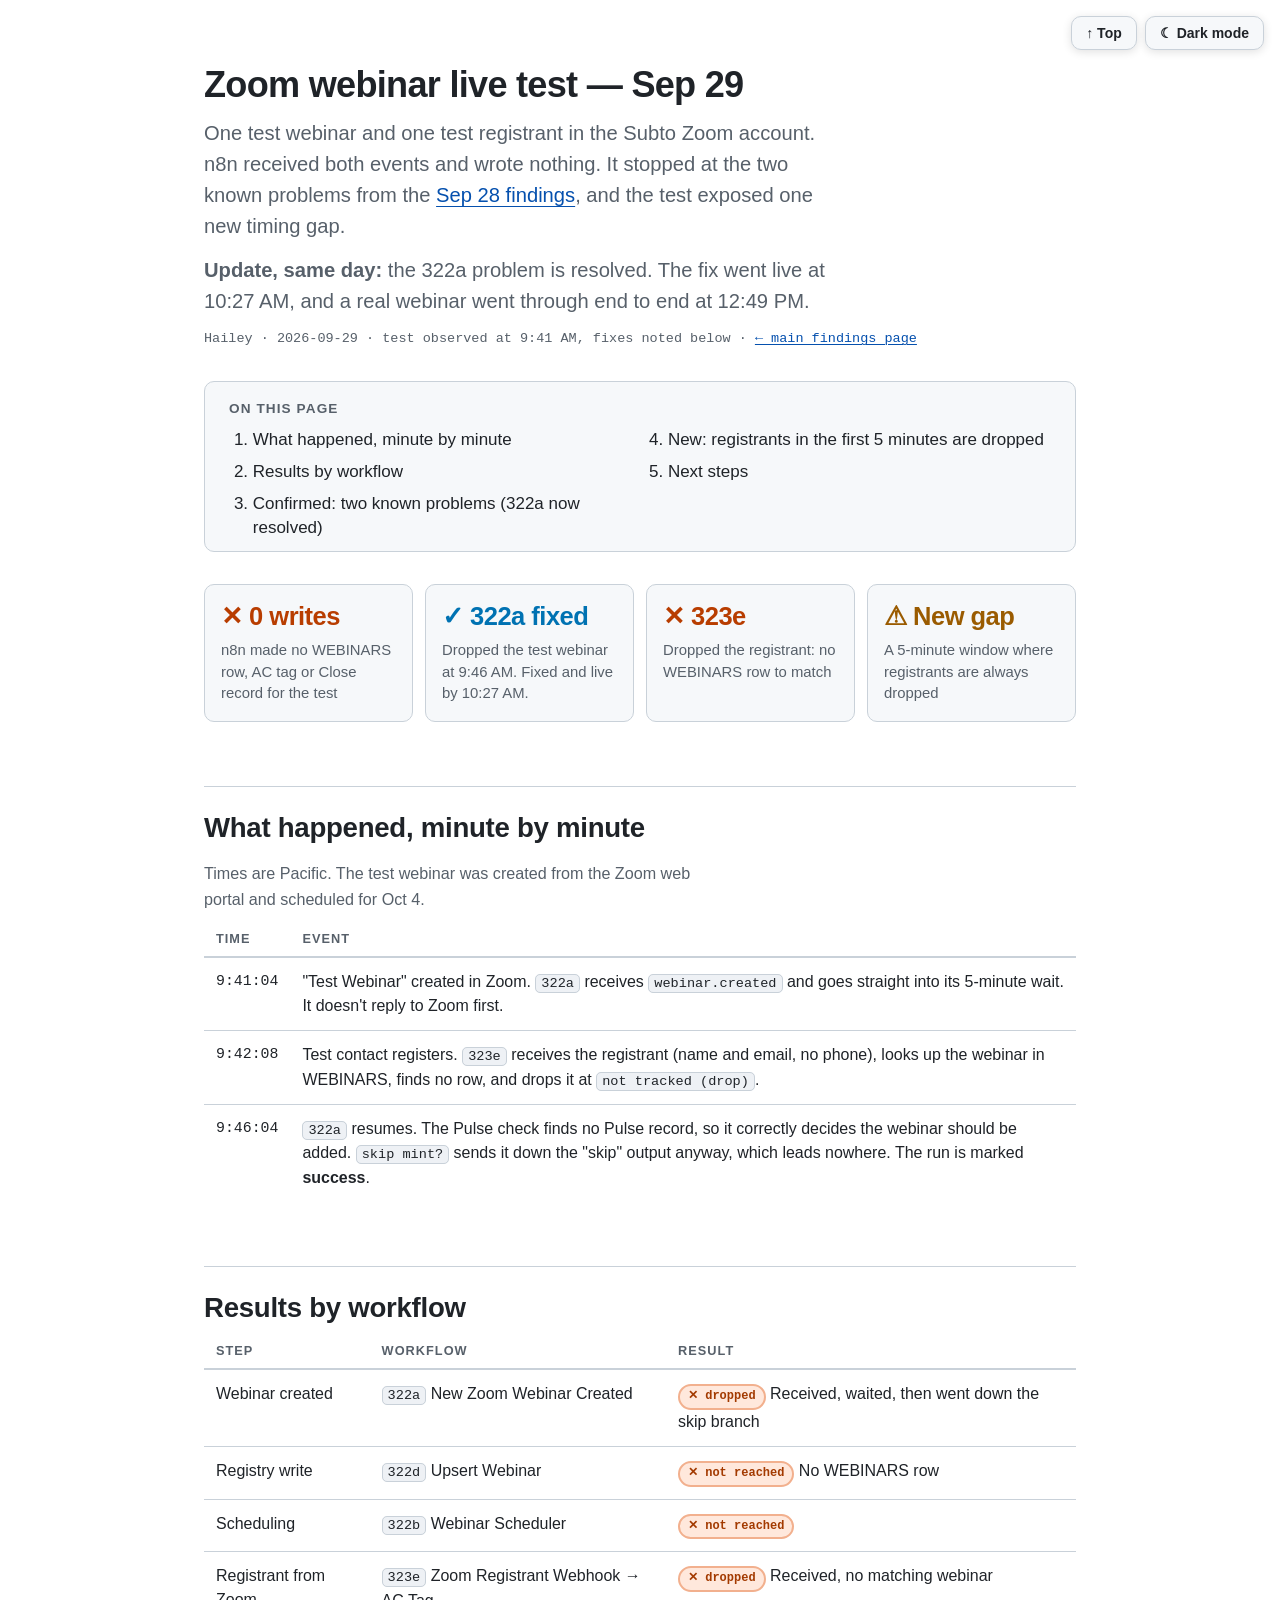
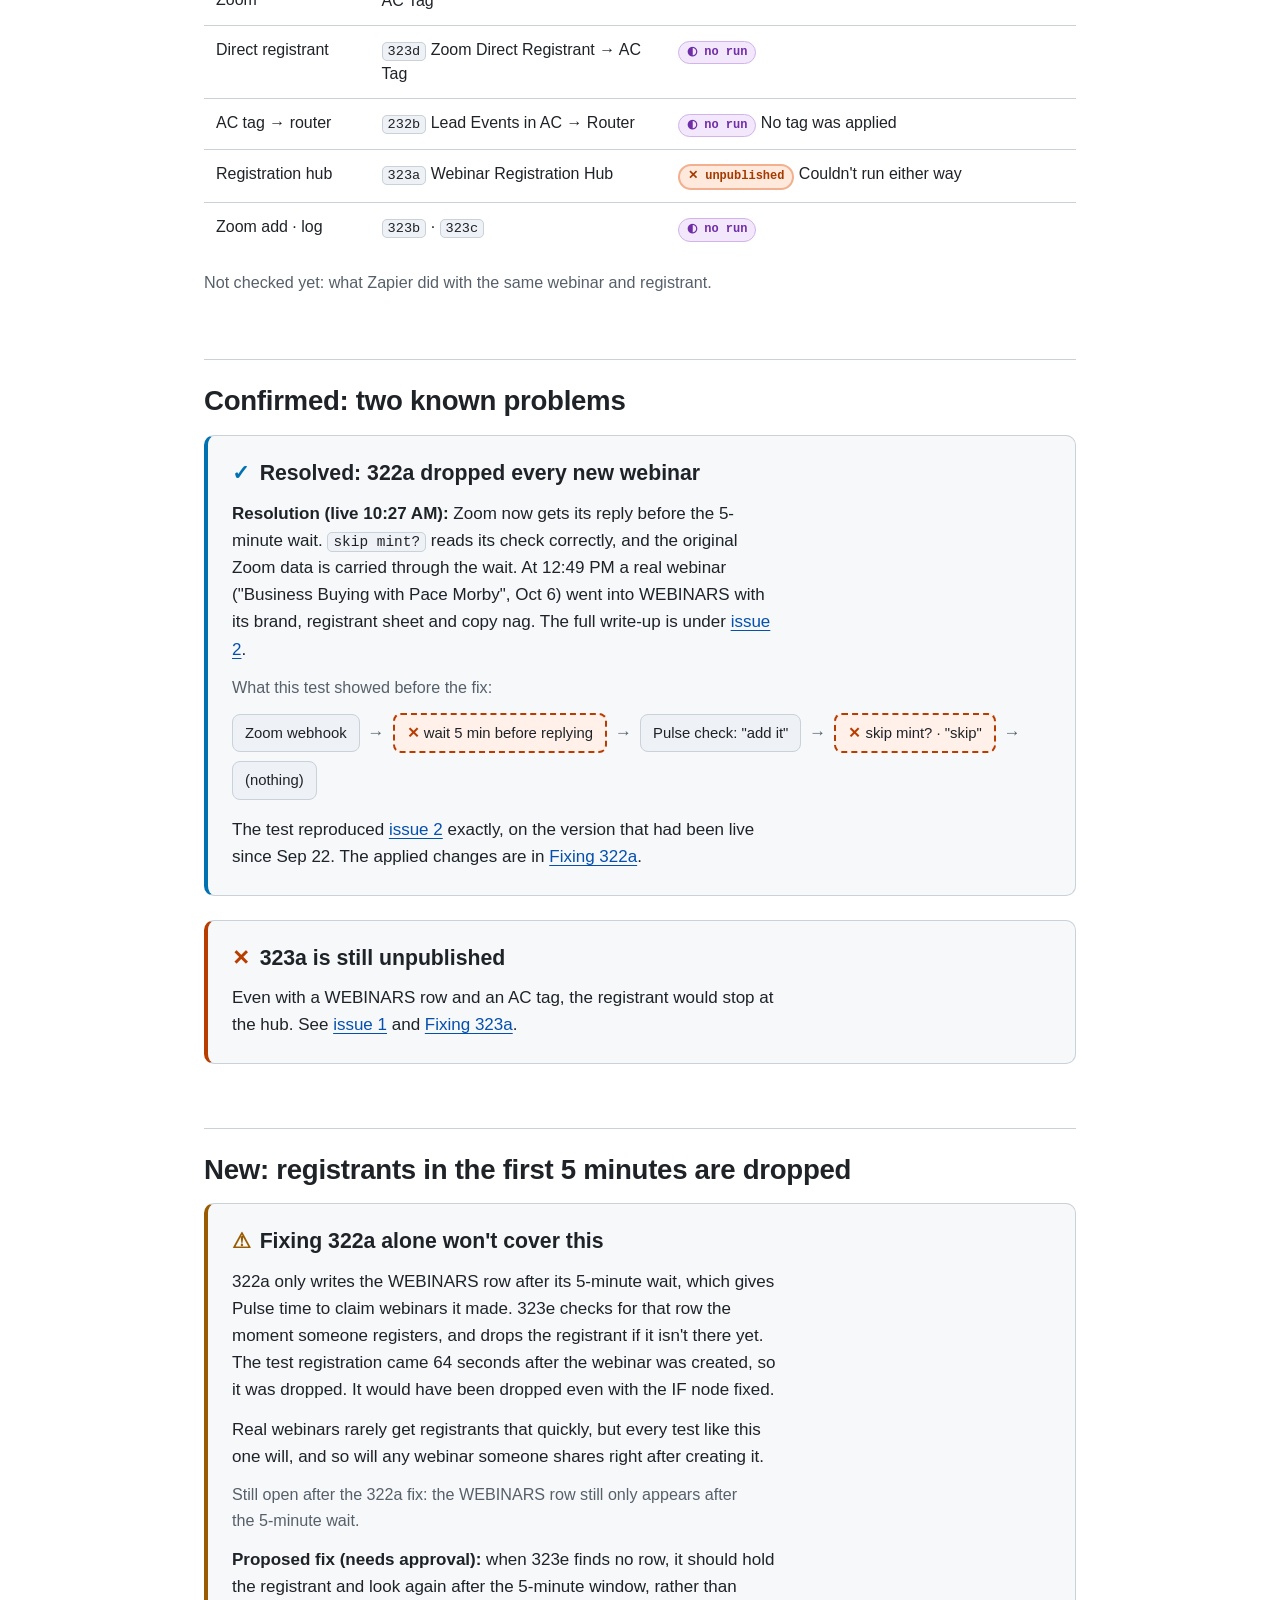
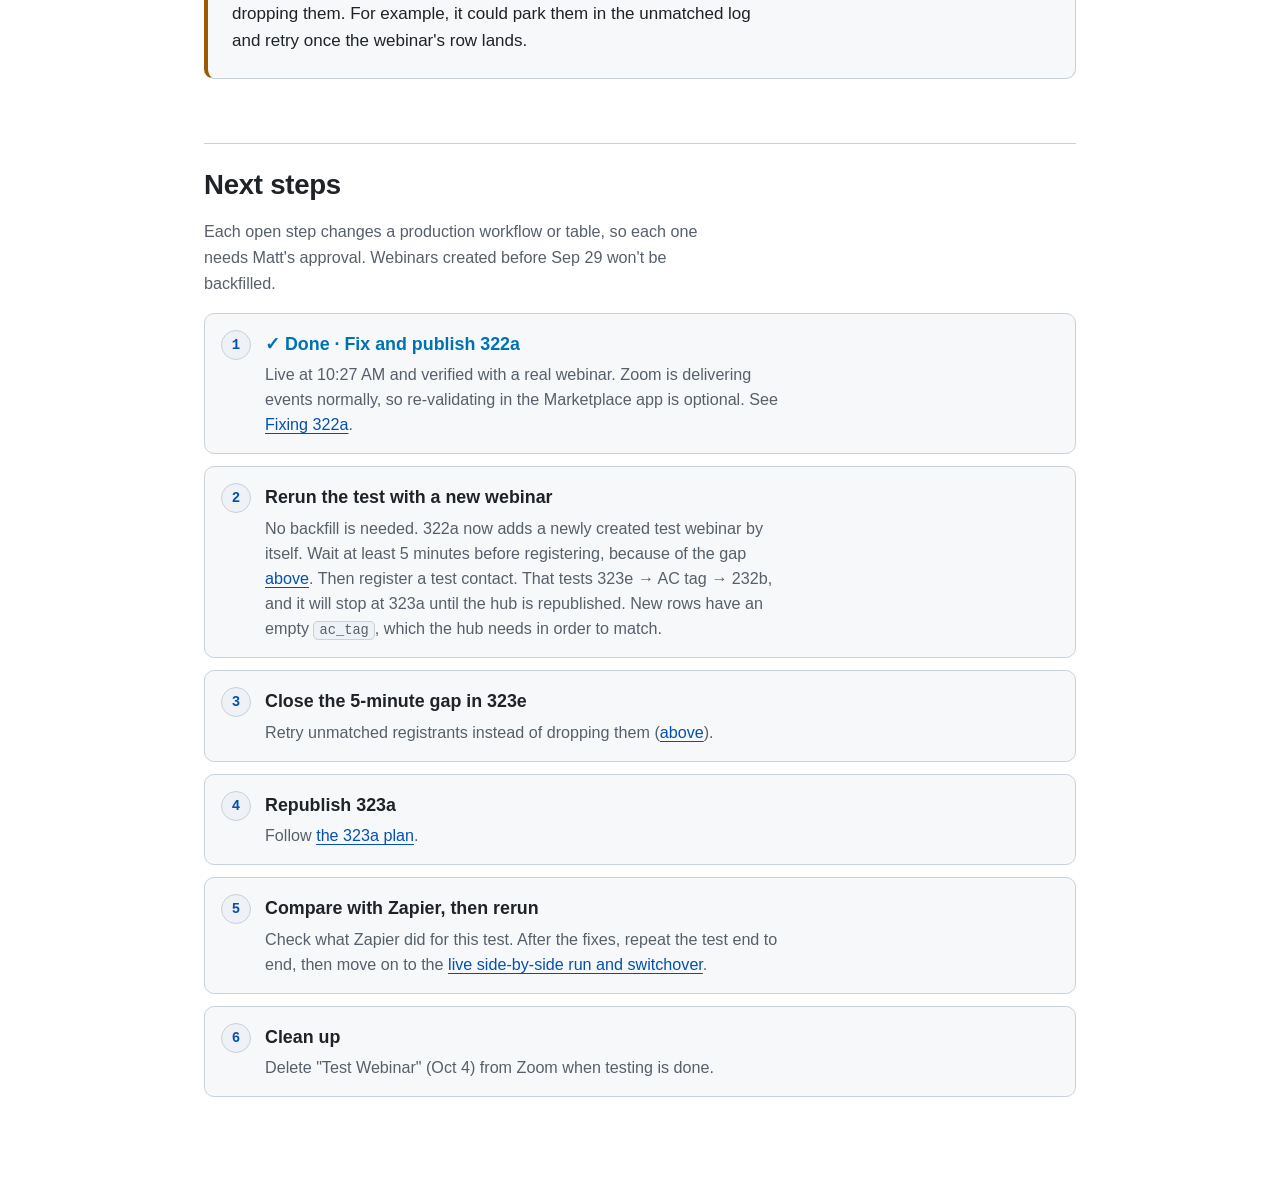
<file: nre-webinar-status/test-2026-09-29.html>
<!DOCTYPE html>
<html lang="en">
<head>
<meta charset="utf-8">
<meta name="viewport" content="width=device-width, initial-scale=1">
<title>Zoom webinar live test — 2026-09-29</title>
<script>
  (function(){var t;try{t=localStorage.getItem('nre-theme')}catch(e){}
    document.documentElement.setAttribute('data-theme',t||'light');})();
  function nreToggleTheme(){
    var r=document.documentElement,t=r.getAttribute('data-theme')==='light'?'dark':'light';
    r.setAttribute('data-theme',t);try{localStorage.setItem('nre-theme',t)}catch(e){}
    nreThemeLabel();
  }
  function nreThemeLabel(){
    var b=document.getElementById('theme-btn');if(!b)return;
    var light=document.documentElement.getAttribute('data-theme')==='light';
    b.textContent=light?'☾ Dark mode':'☀ Light mode';
    b.setAttribute('aria-label',light?'Switch to dark mode':'Switch to light mode');
  }
  document.addEventListener('DOMContentLoaded',nreThemeLabel);
</script>
<style>
  :root{
    --bg:#0d1117; --panel:#161b22; --panel2:#1c2333; --line:#30363d;
    --ink:#e6edf3; --dim:#9aa4ae; --accent:#58a6ff;
    --ok:#56b4e9; --warn:#e69f00; --err:#ff8a5c;
    --p-live-bg:#0d2a45; --p-live-fg:#8fcdf5; --p-live-bd:#1f5a8a;
    --p-shadow-bg:#2a1a3a; --p-shadow-fg:#d8b0f2; --p-shadow-bd:#5a3a7a;
    --p-bad-bg:#3a1a0c; --p-bad-fg:#ffa27a; --p-bad-bd:#7a3514;
    --n-bad-bg:#24140b;
    --shadow-btn:0 4px 18px rgba(0,0,0,.35);
    --font:-apple-system, BlinkMacSystemFont, "Segoe UI", sans-serif;
    --mono:ui-monospace, "SF Mono", Menlo, monospace; --radius:10px;
  }
  :root[data-theme="light"]{
    --bg:#ffffff; --panel:#f6f8fa; --panel2:#eef1f5; --line:#c9d1d9;
    --ink:#1f2328; --dim:#57606a; --accent:#0550ae;
    --ok:#0072b2; --warn:#9a5b00; --err:#b83d00;
    --p-live-bg:#e0efff; --p-live-fg:#0550ae; --p-live-bd:#9cc7f0;
    --p-shadow-bg:#f3e8fb; --p-shadow-fg:#6f2da8; --p-shadow-bd:#d2b3ea;
    --p-bad-bg:#ffe8dc; --p-bad-fg:#a33a00; --p-bad-bd:#f2b08e;
    --n-bad-bg:#fff1ea;
    --shadow-btn:0 2px 10px rgba(0,0,0,.12);
  }
  .page-btns{position:fixed;top:16px;right:16px;z-index:10;display:flex;gap:8px}
  .page-btns button,.page-btns a{padding:9px 14px;border-radius:10px;cursor:pointer;text-decoration:none;
    border:1px solid var(--line);background:var(--panel);color:var(--ink);font:600 14px/1 var(--font);box-shadow:var(--shadow-btn)}
  .page-btns button:hover,.page-btns a:hover{border-color:var(--accent);color:var(--accent)}
  .page-btns button:focus-visible,.page-btns a:focus-visible{outline:2px solid var(--accent);outline-offset:2px}
  a{color:var(--accent)}
  @media print{.page-btns,.toc{display:none}}
  :root{--s1:4px;--s2:8px;--s3:12px;--s4:16px;--s5:24px;--s6:32px;--s7:48px;--s8:64px;--measure:32em}
  *{box-sizing:border-box}
  @media (prefers-reduced-motion:no-preference){html{scroll-behavior:smooth}}
  html,body{margin:0;background:var(--bg);color:var(--ink);font:17px/1.6 var(--font);
    -webkit-font-smoothing:antialiased;text-rendering:optimizeLegibility}
  .wrap{max-width:920px;margin:0 auto;padding:var(--s8) var(--s5) 96px}
  p,li{max-width:var(--measure)}
  p{margin:0 0 var(--s4)}
  a{text-underline-offset:.18em;text-decoration-thickness:1px}
  a:hover{text-decoration-thickness:2px}
  h1,h2,h3{color:var(--ink);text-wrap:balance;scroll-margin-top:var(--s5)}
  h1{font-size:2.125rem;line-height:1.15;letter-spacing:-.02em;margin:0 0 var(--s3);font-weight:750}
  h2{font-size:1.625rem;line-height:1.25;letter-spacing:-.01em;font-weight:700;
     margin:var(--s8) 0 var(--s4);padding-top:var(--s5);border-top:1px solid var(--line)}
  h3{font-size:1.25rem;line-height:1.3;font-weight:650;margin:var(--s6) 0 var(--s2)}
  header{margin-bottom:var(--s6)}
  .lede{font-size:1.1875rem;line-height:1.55;color:var(--dim);max-width:var(--measure);margin:0 0 var(--s3)}
  .stamp{font:13.5px/1.5 var(--mono);color:var(--dim)}
  code{font-family:var(--mono);font-size:.85em;background:var(--panel2);border:1px solid var(--line);border-radius:5px;padding:1px 5px;overflow-wrap:anywhere}
  .dim{color:var(--dim)}
  p.dim{font-size:.95rem}

  .toc{background:var(--panel);border:1px solid var(--line);border-radius:var(--radius);padding:var(--s4) var(--s5) var(--s3);margin:0 0 var(--s6)}
  .toc-label{font-size:.8rem;font-weight:700;letter-spacing:.08em;text-transform:uppercase;color:var(--dim);margin:0 0 var(--s2)}
  .toc ol{margin:0;padding-left:1.4em;columns:2 280px;column-gap:var(--s6)}
  .toc li{break-inside:avoid;margin:0 0 var(--s2);line-height:1.4}
  .toc a{text-decoration:none;color:var(--ink)}
  .toc a:hover,.toc a:focus-visible{color:var(--accent);text-decoration:underline}

  .stats{display:grid;grid-template-columns:repeat(auto-fit,minmax(190px,1fr));gap:var(--s3);margin:0 0 var(--s6)}
  .stat{background:var(--panel);border:1px solid var(--line);border-radius:var(--radius);padding:var(--s4)}
  .stat b{display:block;font-size:1.5rem;line-height:1.2;letter-spacing:-.02em}
  .stat span{display:block;font-size:.875rem;line-height:1.45;color:var(--dim);margin-top:var(--s2)}
  .stat b.s-err{color:var(--err)} .stat b.s-warn{color:var(--warn)} .stat b.s-ok{color:var(--ok)}
  .callout{background:var(--panel);border:1px solid var(--line);border-left:4px solid var(--accent);border-radius:var(--radius);padding:var(--s5);margin:var(--s4) 0 var(--s5)}
  .callout.err{border-left-color:var(--err)} .callout.warn{border-left-color:var(--warn)} .callout.ok{border-left-color:var(--ok)}
  .callout h3{margin:0 0 var(--s3)}
  .callout p{margin:0 0 var(--s3)} .callout p:last-child{margin-bottom:0}
  .callout h3 .ico{display:inline-block;width:1.3em}
  .callout.err h3 .ico{color:var(--err)} .callout.warn h3 .ico{color:var(--warn)} .callout h3 .ico{color:var(--accent)}
  .callout.ok h3 .ico{color:var(--ok)}
  ol.steps li.done b{color:var(--ok)}
  .pill{display:inline-block;font:700 12px/1.3 var(--mono);padding:3px 8px;border-radius:99px;border:1px solid var(--line);white-space:nowrap}
  .live{background:var(--p-live-bg);color:var(--p-live-fg);border-color:var(--p-live-bd)}
  .shadow{background:var(--p-shadow-bg);color:var(--p-shadow-fg);border-color:var(--p-shadow-bd)}
  .down{background:var(--p-bad-bg);color:var(--p-bad-fg);border-color:var(--p-bad-bd);border-width:2px}
  .pill.live::before{content:"✓ "}
  .pill.shadow::before{content:"◐ "}
  .pill.down::before{content:"✕ "}

  table{width:100%;border-collapse:collapse;margin:var(--s3) 0 var(--s4);font-size:.94rem;line-height:1.5;font-variant-numeric:tabular-nums}
  th{text-align:left;font-size:.75rem;text-transform:uppercase;letter-spacing:.08em;color:var(--dim);padding:0 var(--s3) var(--s2);border-bottom:2px solid var(--line)}
  td{padding:var(--s3);border-bottom:1px solid var(--line);vertical-align:top}
  tr:last-child td{border-bottom:0}
  td.t{white-space:nowrap;font-family:var(--mono);font-size:.875rem}

  .flow{display:flex;flex-wrap:wrap;gap:var(--s2);align-items:center;margin:0 0 var(--s4)}
  .node{background:var(--panel2);border:1px solid var(--line);border-radius:8px;padding:var(--s2) var(--s3);font-size:.875rem;line-height:1.4}
  .node.bad{border:2px dashed var(--err);background:var(--n-bad-bg)}
  .node.bad::before{content:"✕ ";color:var(--err);font-weight:700}
  .arrow{color:var(--dim)}

  ol.steps{padding-left:0;list-style:none;counter-reset:s;margin:var(--s4) 0}
  ol.steps li{max-width:none;counter-increment:s;background:var(--panel);border:1px solid var(--line);border-radius:var(--radius);padding:var(--s4) var(--s5) var(--s4) 60px;margin:0 0 var(--s3);position:relative}
  ol.steps li::before{content:counter(s);position:absolute;left:var(--s4);top:var(--s4);width:28px;height:28px;border-radius:50%;background:var(--panel2);border:1px solid var(--line);display:grid;place-items:center;font:700 14px var(--mono);color:var(--accent)}
  ol.steps b{display:block;margin-bottom:var(--s1);font-size:1.05rem}
  ol.steps span{display:block;color:var(--dim);font-size:.95rem;line-height:1.55;max-width:var(--measure)}

  @media (max-width:640px){
    html,body{font-size:16px}
    .wrap{padding:88px var(--s4) var(--s8)}
    h1{font-size:1.75rem} h2{font-size:1.375rem;margin-top:var(--s7)} h3{font-size:1.15rem}
    .callout{padding:var(--s4)}
    ol.steps li{padding-left:52px}
    table{font-size:.875rem} td{padding:var(--s2)}
  }
</style>
</head>
<body>
<div class="page-btns"><a href="#top" aria-label="Back to top">↑ Top</a><button type="button" id="theme-btn" onclick="nreToggleTheme()">☾ Dark mode</button></div>
<div class="wrap">

<header id="top">
  <h1>Zoom webinar live test — Sep 29</h1>
  <p class="lede">One test webinar and one test registrant in the Subto Zoom account. n8n received both events and wrote nothing. It stopped at the two known problems from the <a href="./">Sep 28 findings</a>, and the test exposed one new timing gap.</p>
  <p class="lede"><b>Update, same day:</b> the 322a problem is resolved. The fix went live at 10:27 AM, and a real webinar went through end to end at 12:49 PM.</p>
  <div class="stamp">Hailey · 2026-09-29 · test observed at 9:41 AM, fixes noted below · <a href="./">← main findings page</a></div>
</header>

<nav class="toc" aria-labelledby="toc-label">
  <p class="toc-label" id="toc-label">On this page</p>
  <ol>
    <li><a href="#timeline">What happened, minute by minute</a></li>
    <li><a href="#results">Results by workflow</a></li>
    <li><a href="#confirmed">Confirmed: two known problems (322a now resolved)</a></li>
    <li><a href="#new">New: registrants in the first 5 minutes are dropped</a></li>
    <li><a href="#next">Next steps</a></li>
  </ol>
</nav>

<div class="stats">
  <div class="stat"><b class="s-err">✕ 0 writes</b><span>n8n made no WEBINARS row, AC tag or Close record for the test</span></div>
  <div class="stat"><b class="s-ok">✓ 322a fixed</b><span>Dropped the test webinar at 9:46 AM. Fixed and live by 10:27 AM.</span></div>
  <div class="stat"><b class="s-err">✕ 323e</b><span>Dropped the registrant: no WEBINARS row to match</span></div>
  <div class="stat"><b class="s-warn">⚠ New gap</b><span>A 5-minute window where registrants are always dropped</span></div>
</div>

<h2 id="timeline">What happened, minute by minute</h2>
<p class="dim">Times are Pacific. The test webinar was created from the Zoom web portal and scheduled for Oct 4.</p>
<table>
  <tr><th>Time</th><th>Event</th></tr>
  <tr><td class="t">9:41:04</td><td>"Test Webinar" created in Zoom. <code>322a</code> receives <code>webinar.created</code> and goes straight into its 5-minute wait. It doesn't reply to Zoom first.</td></tr>
  <tr><td class="t">9:42:08</td><td>Test contact registers. <code>323e</code> receives the registrant (name and email, no phone), looks up the webinar in WEBINARS, finds no row, and drops it at <code>not tracked (drop)</code>.</td></tr>
  <tr><td class="t">9:46:04</td><td><code>322a</code> resumes. The Pulse check finds no Pulse record, so it correctly decides the webinar should be added. <code>skip mint?</code> sends it down the "skip" output anyway, which leads nowhere. The run is marked <b>success</b>.</td></tr>
</table>

<h2 id="results">Results by workflow</h2>
<table>
  <tr><th>Step</th><th>Workflow</th><th>Result</th></tr>
  <tr><td>Webinar created</td><td><code>322a</code> New Zoom Webinar Created</td><td><span class="pill down">dropped</span> Received, waited, then went down the skip branch</td></tr>
  <tr><td>Registry write</td><td><code>322d</code> Upsert Webinar</td><td><span class="pill down">not reached</span> No WEBINARS row</td></tr>
  <tr><td>Scheduling</td><td><code>322b</code> Webinar Scheduler</td><td><span class="pill down">not reached</span></td></tr>
  <tr><td>Registrant from Zoom</td><td><code>323e</code> Zoom Registrant Webhook → AC Tag</td><td><span class="pill down">dropped</span> Received, no matching webinar</td></tr>
  <tr><td>Direct registrant</td><td><code>323d</code> Zoom Direct Registrant → AC Tag</td><td><span class="pill shadow">no run</span></td></tr>
  <tr><td>AC tag → router</td><td><code>232b</code> Lead Events in AC → Router</td><td><span class="pill shadow">no run</span> No tag was applied</td></tr>
  <tr><td>Registration hub</td><td><code>323a</code> Webinar Registration Hub</td><td><span class="pill down">unpublished</span> Couldn't run either way</td></tr>
  <tr><td>Zoom add · log</td><td><code>323b</code> · <code>323c</code></td><td><span class="pill shadow">no run</span></td></tr>
</table>
<p class="dim">Not checked yet: what Zapier did with the same webinar and registrant.</p>

<h2 id="confirmed">Confirmed: two known problems</h2>

<div class="callout ok">
  <h3><span class="ico" aria-hidden="true">✓</span>Resolved: 322a dropped every new webinar</h3>
  <p><b>Resolution (live 10:27 AM):</b> Zoom now gets its reply before the 5-minute wait. <code>skip mint?</code> reads its check correctly, and the original Zoom data is carried through the wait. At 12:49 PM a real webinar ("Business Buying with Pace Morby", Oct 6) went into WEBINARS with its brand, registrant sheet and copy nag. The full write-up is under <a href="./#issue-2">issue 2</a>.</p>
  <p class="dim">What this test showed before the fix:</p>
  <div class="flow">
    <span class="node">Zoom webhook</span><span class="arrow">→</span>
    <span class="node bad">wait 5 min before replying</span><span class="arrow">→</span>
    <span class="node">Pulse check: "add it"</span><span class="arrow">→</span>
    <span class="node bad">skip mint? · "skip"</span><span class="arrow">→</span>
    <span class="node">(nothing)</span>
  </div>
  <p>The test reproduced <a href="./#issue-2">issue 2</a> exactly, on the version that had been live since Sep 22. The applied changes are in <a href="./#fix322a">Fixing 322a</a>.</p>
</div>

<div class="callout err">
  <h3><span class="ico" aria-hidden="true">✕</span>323a is still unpublished</h3>
  <p>Even with a WEBINARS row and an AC tag, the registrant would stop at the hub. See <a href="./#issue-1">issue 1</a> and <a href="./#fix323a">Fixing 323a</a>.</p>
</div>

<h2 id="new">New: registrants in the first 5 minutes are dropped</h2>
<div class="callout warn">
  <h3><span class="ico" aria-hidden="true">⚠</span>Fixing 322a alone won't cover this</h3>
  <p>322a only writes the WEBINARS row after its 5-minute wait, which gives Pulse time to claim webinars it made. 323e checks for that row the moment someone registers, and drops the registrant if it isn't there yet. The test registration came 64 seconds after the webinar was created, so it was dropped. It would have been dropped even with the IF node fixed.</p>
  <p>Real webinars rarely get registrants that quickly, but every test like this one will, and so will any webinar someone shares right after creating it.</p>
  <p class="dim">Still open after the 322a fix: the WEBINARS row still only appears after the 5-minute wait.</p>
  <p><b>Proposed fix (needs approval):</b> when 323e finds no row, it should hold the registrant and look again after the 5-minute window, rather than dropping them. For example, it could park them in the unmatched log and retry once the webinar's row lands.</p>
</div>

<h2 id="next">Next steps</h2>
<p class="dim">Each open step changes a production workflow or table, so each one needs Matt's approval. Webinars created before Sep 29 won't be backfilled.</p>
<ol class="steps">
  <li class="done"><b>✓ Done · Fix and publish 322a</b><span>Live at 10:27 AM and verified with a real webinar. Zoom is delivering events normally, so re-validating in the Marketplace app is optional. See <a href="./#fix322a">Fixing 322a</a>.</span></li>
  <li><b>Rerun the test with a new webinar</b><span>No backfill is needed. 322a now adds a newly created test webinar by itself. Wait at least 5 minutes before registering, because of the gap <a href="#new">above</a>. Then register a test contact. That tests 323e → AC tag → 232b, and it will stop at 323a until the hub is republished. New rows have an empty <code>ac_tag</code>, which the hub needs in order to match.</span></li>
  <li><b>Close the 5-minute gap in 323e</b><span>Retry unmatched registrants instead of dropping them (<a href="#new">above</a>).</span></li>
  <li><b>Republish 323a</b><span>Follow <a href="./#fix323a">the 323a plan</a>.</span></li>
  <li><b>Compare with Zapier, then rerun</b><span>Check what Zapier did for this test. After the fixes, repeat the test end to end, then move on to the <a href="./#next">live side-by-side run and switchover</a>.</span></li>
  <li><b>Clean up</b><span>Delete "Test Webinar" (Oct 4) from Zoom when testing is done.</span></li>
</ol>

</div>
</body>
</html>
</file>
<file: 76819-optouts/styles.css>
:root {
  --bg: #0d1117;
  --panel: #161b22;
  --panel2: #1c2333;
  --line: #30363d;
  --ink: #e6edf3;
  --dim: #8b949e;
  --accent: #58a6ff;
  --accent-dim: rgba(88, 166, 255, 0.16);
  --ok: #3fb950;
  --warn: #e69f00;
  --other: #bc8cff;
  --font: -apple-system, BlinkMacSystemFont, "Segoe UI", sans-serif;
  --mono: ui-monospace, "SF Mono", Menlo, monospace;
  --radius: 12px;
  --shadow: 0 1px 0 rgba(255, 255, 255, 0.04);
}
:root[data-theme="light"] {
  --bg: #f6f8fa;
  --panel: #ffffff;
  --panel2: #eef2f6;
  --line: #d0d7de;
  --ink: #1f2328;
  --dim: #57606a;
  --accent: #0969da;
  --accent-dim: rgba(9, 105, 218, 0.12);
  --ok: #1a7f37;
  --warn: #9a6700;
  --other: #8250df;
  --shadow: 0 1px 2px rgba(31, 35, 40, 0.06);
}
* { box-sizing: border-box; }
html { scroll-behavior: smooth; }
body {
  margin: 0;
  background: var(--bg);
  color: var(--ink);
  font: 15.5px/1.5 var(--font);
}
.skip {
  position: absolute;
  left: 12px;
  top: -40px;
  background: var(--accent);
  color: #fff;
  padding: 6px 10px;
  border-radius: 6px;
  z-index: 20;
}
.skip:focus { top: 12px; }
.top {
  max-width: 1100px;
  margin: 0 auto;
  padding: 28px 22px 8px;
}
.top-in {
  display: flex;
  justify-content: space-between;
  gap: 16px;
  align-items: flex-start;
}
.eyebrow {
  margin: 0 0 6px;
  font: 700 12px/1 var(--mono);
  letter-spacing: 0.12em;
  text-transform: uppercase;
  color: var(--accent);
}
h1 {
  margin: 0;
  font-size: 34px;
  letter-spacing: -0.03em;
  line-height: 1.1;
}
.lede {
  max-width: 42em;
  margin: 12px 0 6px;
  font-size: 17px;
  color: var(--dim);
}
.stamp {
  margin: 0;
  font: 12px/1.4 var(--mono);
  color: var(--dim);
}
.wrap {
  max-width: 1100px;
  margin: 0 auto;
  padding: 18px 22px 64px;
}
.ghost, .chip, .bar, .cell, .tmpl {
  font: inherit;
  color: inherit;
  background: var(--panel);
  border: 1px solid var(--line);
  cursor: pointer;
}
.ghost {
  border-radius: 8px;
  padding: 6px 12px;
  background: var(--panel);
}
.ghost:hover, .chip:hover, .bar:hover, .tmpl:hover { border-color: var(--accent); }
.filters {
  display: flex;
  flex-wrap: wrap;
  gap: 8px;
  align-items: center;
  margin: 8px 0 12px;
}
.chip {
  border-radius: 999px;
  padding: 6px 12px;
  font-size: 13.5px;
  background: var(--panel);
}
.chip[aria-pressed="true"] {
  background: var(--accent-dim);
  border-color: var(--accent);
  color: var(--accent);
  font-weight: 650;
}
.chip .n {
  font: 12px/1 var(--mono);
  margin-left: 6px;
  color: var(--dim);
}
.chip[aria-pressed="true"] .n { color: var(--accent); }
.group-label {
  font: 700 11px/1 var(--mono);
  letter-spacing: 0.08em;
  text-transform: uppercase;
  color: var(--dim);
  margin-right: 2px;
}
.active {
  margin: 0 0 14px;
  font-size: 13.5px;
  color: var(--dim);
}
.active button {
  margin-left: 8px;
  font: inherit;
  color: var(--accent);
  background: none;
  border: 0;
  padding: 0;
  cursor: pointer;
  text-decoration: underline;
}
.stats {
  display: grid;
  grid-template-columns: repeat(4, 1fr);
  gap: 10px;
  margin: 8px 0 16px;
}
.stat {
  background: var(--panel);
  border: 1px solid var(--line);
  border-radius: var(--radius);
  padding: 14px 16px;
  box-shadow: var(--shadow);
}
.stat b {
  display: block;
  font-size: 28px;
  letter-spacing: -0.04em;
  line-height: 1.1;
}
.stat span {
  display: block;
  margin-top: 6px;
  color: var(--dim);
  font-size: 13px;
}
.callout {
  background: var(--panel);
  border: 1px solid var(--line);
  border-left: 3px solid var(--accent);
  border-radius: var(--radius);
  padding: 12px 14px;
  margin: 0 0 16px;
  color: var(--dim);
  font-size: 14px;
}
.split {
  display: grid;
  grid-template-columns: 1.3fr 0.7fr;
  gap: 12px;
  margin-bottom: 12px;
}
.card {
  background: var(--panel);
  border: 1px solid var(--line);
  border-radius: var(--radius);
  padding: 16px 16px 12px;
  margin-bottom: 12px;
  box-shadow: var(--shadow);
}
.split .card { margin-bottom: 0; }
.card-head h2 {
  margin: 0;
  font-size: 16px;
  letter-spacing: -0.01em;
}
.card-head p {
  margin: 4px 0 12px;
  color: var(--dim);
  font-size: 13.5px;
}
.hours { display: flex; flex-direction: column; gap: 4px; }
.bar {
  display: grid;
  grid-template-columns: 52px 1fr 42px;
  gap: 8px;
  align-items: center;
  width: 100%;
  text-align: left;
  background: transparent;
  border-color: transparent;
  border-radius: 8px;
  padding: 3px 4px;
}
.bar[aria-pressed="true"] { background: var(--accent-dim); }
.bar-label, .bar-n {
  font: 12px/1 var(--mono);
  color: var(--dim);
}
.bar-n { text-align: right; color: var(--ink); }
.track {
  height: 10px;
  background: var(--panel2);
  border-radius: 99px;
  overflow: hidden;
}
.fill {
  display: block;
  height: 100%;
  width: var(--w);
  background: var(--accent);
  border-radius: 99px;
}
.lag-row { margin: 0 0 10px; }
.lag-row .meta {
  display: flex;
  justify-content: space-between;
  font-size: 13px;
  margin-bottom: 4px;
}
.lag-row .meta b { font-weight: 650; }
.lag-note {
  margin: 8px 0 0;
  color: var(--dim);
  font-size: 13px;
}
.heat {
  display: grid;
  grid-template-columns: 88px repeat(11, 1fr);
  gap: 4px;
  align-items: stretch;
}
.heat .h, .heat .d {
  font: 11px/1.2 var(--mono);
  color: var(--dim);
  align-self: center;
}
.heat .h { text-align: center; }
.cell {
  aspect-ratio: 1.15;
  border-radius: 6px;
  background: var(--panel2);
  padding: 0;
  min-height: 28px;
  position: relative;
}
.cell.on {
  background: color-mix(in srgb, var(--accent) var(--a), transparent);
  border-color: transparent;
}
.cell[aria-pressed="true"] { outline: 2px solid var(--accent); outline-offset: 1px; }
.cell .tip {
  position: absolute;
  width: 1px;
  height: 1px;
  overflow: hidden;
  clip: rect(0 0 0 0);
}
.chips { display: flex; flex-wrap: wrap; gap: 8px; }
.tmpl-list { display: flex; flex-direction: column; gap: 6px; }
.tmpl {
  display: grid;
  grid-template-columns: 64px 1fr;
  gap: 2px 12px;
  width: 100%;
  text-align: left;
  border-radius: 10px;
  padding: 10px 12px;
  background: var(--bg);
}
.tmpl[aria-pressed="true"] {
  background: var(--accent-dim);
  border-color: var(--accent);
}
.tmpl-n {
  grid-row: span 2;
  align-self: center;
  font-size: 20px;
  letter-spacing: -0.03em;
  font-weight: 680;
}
.tmpl-text { font-size: 14.5px; }
.tmpl-meta {
  font-size: 12.5px;
  color: var(--dim);
}
.phase {
  display: inline-block;
  font: 700 10.5px/1 var(--mono);
  letter-spacing: 0.04em;
  text-transform: uppercase;
  padding: 3px 6px;
  border-radius: 99px;
  margin-right: 6px;
  border: 1px solid var(--line);
}
.phase.invite { color: var(--accent); }
.phase.live { color: var(--ok); }
.phase.in-room { color: var(--warn); }
.phase.other { color: var(--other); }
.meter {
  height: 3px;
  margin-top: 6px;
  background: var(--panel2);
  border-radius: 99px;
}
.meter span {
  display: block;
  height: 100%;
  width: var(--w);
  background: var(--accent);
  border-radius: 99px;
}
.empty {
  margin: 8px 0;
  color: var(--dim);
}
.foot {
  max-width: 1100px;
  margin: 0 auto;
  padding: 0 22px 48px;
  color: var(--dim);
  font-size: 13px;
}
@media (max-width: 800px) {
  h1 { font-size: 28px; }
  .stats, .split { grid-template-columns: 1fr; }
  .stats { grid-template-columns: 1fr 1fr; }
  .heat { grid-template-columns: 64px repeat(11, 1fr); gap: 3px; }
  .top, .wrap, .foot { padding-left: 16px; padding-right: 16px; }
}
</file>
